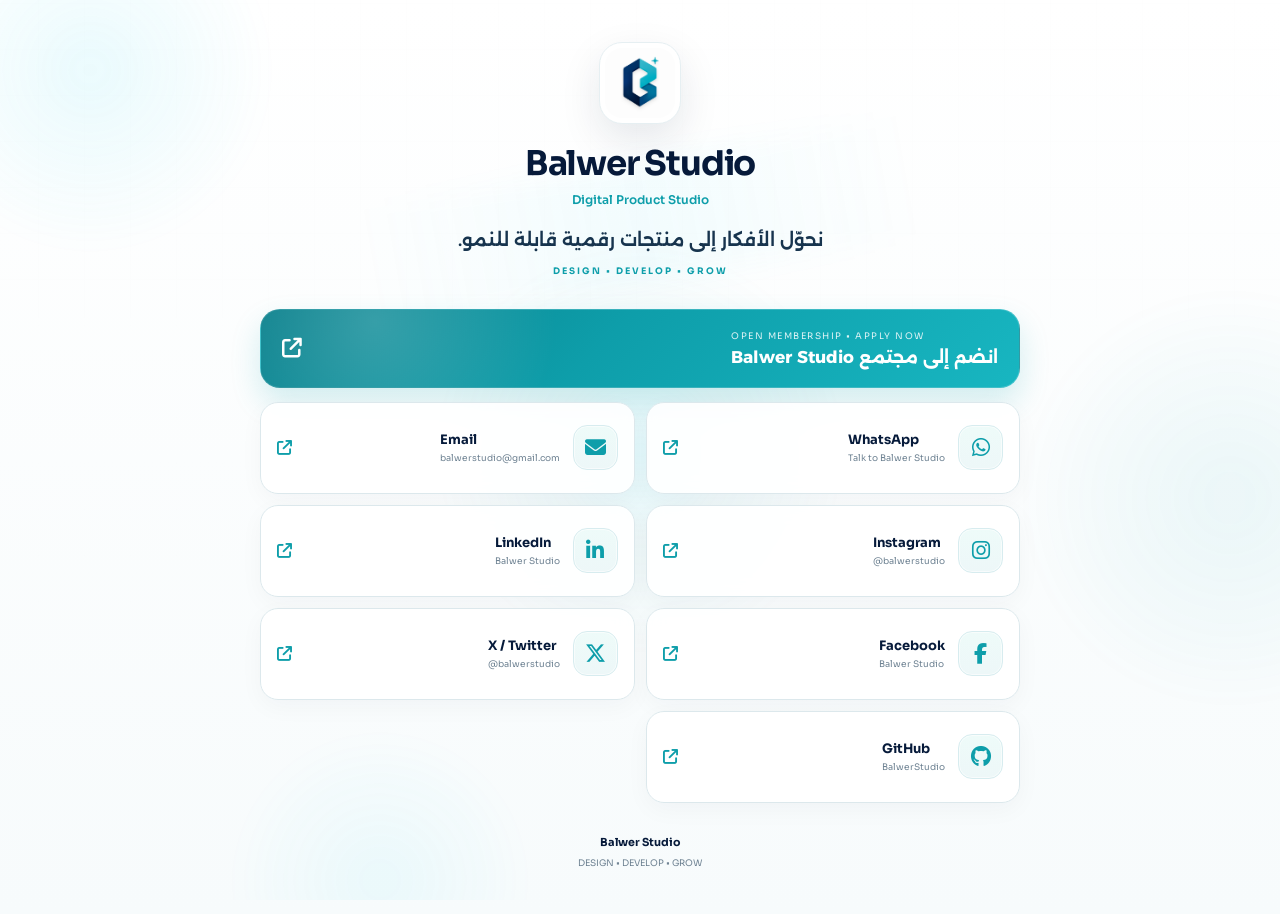
<file: index.html>
<!DOCTYPE html>
<html lang="ar" dir="rtl">
<head>
  <meta charset="UTF-8">
  <meta name="viewport" content="width=device-width, initial-scale=1.0">

  <title>Balwer Studio | Links</title>
  <meta name="description" content="الروابط الرسمية لـ Balwer Studio — Digital Product Studio.">
  <meta name="theme-color" content="#061A3A">

  <link rel="icon" href="assets/balwer-logo.png" type="image/png">
  <link rel="preconnect" href="https://fonts.googleapis.com">
  <link rel="preconnect" href="https://fonts.gstatic.com" crossorigin>
  <link href="https://fonts.googleapis.com/css2?family=Alexandria:wght@400;500;600;700&family=Sora:wght@400;500;600;700&display=swap" rel="stylesheet">
  <link rel="stylesheet" href="https://cdnjs.cloudflare.com/ajax/libs/font-awesome/6.7.2/css/all.min.css">

  <style>
    :root{
      --navy:#061A3A;
      --navy2:#0B2543;
      --teal:#0E9EAA;
      --cyan:#22D3EE;
      --paper:#F7FBFC;
      --soft:#EDF7F8;
      --white:#FFFFFF;
      --muted:#6F8393;
      --line:#DCE8EC;
      --shadow:0 14px 36px rgba(6,26,58,.08);
    }

    *{box-sizing:border-box}

    html{scroll-behavior:smooth}

    body{
      margin:0;
      min-height:100vh;
      padding:42px 18px;
      position:relative;
      isolation:isolate;
      overflow-x:hidden;
      font-family:"Alexandria",sans-serif;
      color:var(--navy);
      background:linear-gradient(180deg,#FFFFFF 0%,#F7FBFC 100%);
    }

    .wrap{
      width:min(760px,100%);
      margin:auto;
      position:relative;
      z-index:1;
    }

    .brand{
      text-align:center;
      margin-bottom:32px;
      animation:fadeUp .7s ease both;
    }

    .logo{
      width:82px;
      height:82px;
      margin:0 auto 18px;
      padding:5px;
      border-radius:23px;
      background:#fff;
      box-shadow:0 15px 40px rgba(6,26,58,.10);
      border:1px solid #E6EFF2;
      animation:logoFloat 4s ease-in-out infinite;
      will-change:transform;
    }

    .logo img{
      width:100%;
      height:100%;
      object-fit:cover;
      border-radius:18px;
      display:block;
    }

    h1{
      margin:0;
      font-family:"Sora",sans-serif;
      font-size:34px;
      letter-spacing:-1.2px;
      color:var(--navy);
    }

    .type{
      margin-top:7px;
      direction:ltr;
      font-family:"Sora",sans-serif;
      color:var(--teal);
      font-size:12px;
      font-weight:600;
    }

    .tagline{
      margin:18px auto 0;
      font-size:18px;
      font-weight:600;
      line-height:1.7;
      color:#17344E;
    }

    .motto{
      margin-top:9px;
      direction:ltr;
      font-family:"Sora",sans-serif;
      color:var(--teal);
      font-size:9px;
      letter-spacing:2px;
      font-weight:700;
    }

    .join{
      display:flex;
      align-items:center;
      justify-content:space-between;
      gap:18px;
      position:relative;
      overflow:hidden;
      text-decoration:none;
      color:#fff;
      background:linear-gradient(135deg,#087F8B 0%,var(--teal) 45%,#18B6C1 100%);
      border:1px solid rgba(255,255,255,.18);
      border-radius:20px;
      padding:20px 21px;
      margin:0 0 14px;
      box-shadow:0 14px 30px rgba(14,158,170,.18);
      transition:transform .24s ease,box-shadow .24s ease,filter .24s ease;
      animation:fadeUp .7s .08s ease both;
    }

    .join::before{
      content:"";
      position:absolute;
      inset:0;
      background:radial-gradient(circle at 15% 15%,rgba(255,255,255,.18),transparent 28%);
      pointer-events:none;
    }

    .join::after{
      content:"";
      position:absolute;
      top:-20%;
      left:-30%;
      width:28%;
      height:140%;
      background:linear-gradient(90deg,transparent,rgba(255,255,255,.28),transparent);
      transform:skewX(-18deg);
      animation:shimmer 4.8s ease-in-out infinite;
      pointer-events:none;
    }

    .join:hover{
      transform:translateY(-3px);
      filter:saturate(1.05);
      box-shadow:0 21px 44px rgba(14,158,170,.27);
    }

    .join:focus-visible,
    .card:focus-visible{
      outline:3px solid rgba(34,211,238,.32);
      outline-offset:3px;
    }

    .join small{
      display:block;
      margin-bottom:5px;
      direction:ltr;
      font-family:"Sora",sans-serif;
      font-size:9px;
      letter-spacing:1.5px;
      opacity:.86;
    }

    .join strong{
      display:block;
      position:relative;
      z-index:1;
      font-size:17px;
    }

    .join .join-arrow{
      position:relative;
      z-index:1;
      direction:ltr;
      font-family:"Sora",sans-serif;
      font-size:20px;
      transition:transform .22s ease;
    }

    .join:hover .join-arrow{transform:translate(-2px,-2px) scale(1.05)}

    .grid{
      display:grid;
      grid-template-columns:repeat(2,1fr);
      gap:11px;
    }

    .card{
      --platform:14,158,170;
      min-height:92px;
      display:flex;
      align-items:center;
      justify-content:space-between;
      gap:15px;
      position:relative;
      overflow:hidden;
      text-decoration:none;
      color:var(--navy);
      background:rgba(255,255,255,.91);
      border:1px solid var(--line);
      border-radius:18px;
      padding:15px 16px;
      box-shadow:0 7px 24px rgba(6,26,58,.035);
      opacity:0;
      animation:fadeUp .6s ease forwards;
      transition:transform .24s ease,background .24s ease,border-color .24s ease,box-shadow .24s ease;
      -webkit-backdrop-filter:blur(8px);
      backdrop-filter:blur(8px);
    }

    .card::before{
      content:"";
      position:absolute;
      inset:auto -25% -75% -25%;
      height:110px;
      background:radial-gradient(circle,rgba(var(--platform),.12),transparent 66%);
      opacity:0;
      transition:opacity .24s ease;
      pointer-events:none;
    }

    .card:hover{
      transform:translateY(-3px);
      background:#fff;
      border-color:rgba(var(--platform),.28);
      box-shadow:0 17px 38px rgba(6,26,58,.09),0 0 0 1px rgba(var(--platform),.035);
    }

    .card:hover::before{opacity:1}

    .left{
      display:flex;
      align-items:center;
      gap:13px;
      min-width:0;
      position:relative;
      z-index:1;
    }

    .icon{
      width:45px;
      height:45px;
      flex:0 0 45px;
      display:grid;
      place-items:center;
      border-radius:14px;
      color:var(--teal);
      background:linear-gradient(180deg,#EEFBF9 0%,var(--soft) 100%);
      border:1px solid #D7ECEF;
      box-shadow:inset 0 0 0 1px rgba(255,255,255,.60);
      transition:transform .24s ease,color .24s ease,background .24s ease,border-color .24s ease,box-shadow .24s ease;
    }

    .icon i{
      font-size:21px;
      line-height:1;
      transition:transform .24s ease,color .24s ease,background .24s ease;
    }

    .card:hover .icon{
      transform:scale(1.07) rotate(-2deg);
      color:rgb(var(--platform));
      background:rgba(var(--platform),.075);
      border-color:rgba(var(--platform),.18);
      box-shadow:inset 0 0 0 1px rgba(255,255,255,.72),0 6px 16px rgba(var(--platform),.10);
    }

    .card:hover .icon i{transform:scale(1.04)}

    .card.instagram:hover .icon i{
      background:linear-gradient(135deg,#FEDA75 0%,#FA7E1E 25%,#D62976 52%,#962FBF 76%,#4F5BD5 100%);
      -webkit-background-clip:text;
      background-clip:text;
      -webkit-text-fill-color:transparent;
      color:transparent;
    }

    .text{min-width:0}

    .name{
      direction:ltr;
      text-align:left;
      font-family:"Sora",sans-serif;
      font-size:13px;
      font-weight:700;
      color:var(--navy);
    }

    .sub{
      margin-top:4px;
      direction:ltr;
      text-align:left;
      color:var(--muted);
      font-family:"Sora",sans-serif;
      font-size:9px;
      white-space:nowrap;
      overflow:hidden;
      text-overflow:ellipsis;
    }

    .arrow{
      position:relative;
      z-index:1;
      direction:ltr;
      color:var(--teal);
      font-family:"Sora",sans-serif;
      font-size:15px;
      transition:transform .22s ease,color .22s ease;
    }

    .card:hover .arrow{
      color:rgb(var(--platform));
      transform:translate(-2px,-2px);
    }

    .whatsapp{--platform:37,211,102}
    .email{--platform:14,158,170}
    .instagram{--platform:214,41,118}
    .linkedin{--platform:10,102,194}
    .facebook{--platform:24,119,242}
    .twitter{--platform:15,20,25}
    .github{--platform:24,23,23}

    .card:nth-child(1){animation-delay:.16s}
    .card:nth-child(2){animation-delay:.22s}
    .card:nth-child(3){animation-delay:.28s}
    .card:nth-child(4){animation-delay:.34s}
    .card:nth-child(5){animation-delay:.40s}
    .card:nth-child(6){animation-delay:.46s}
    .card:nth-child(7){animation-delay:.52s}

    footer{
      margin-top:30px;
      direction:ltr;
      text-align:center;
      color:var(--muted);
      font-family:"Sora",sans-serif;
      font-size:9px;
      line-height:1.8;
      animation:fadeUp .7s .6s ease both;
    }

    footer b{
      display:block;
      margin-bottom:3px;
      color:var(--navy);
      font-size:11px;
    }

    /* Ambient background */
    .ambient-bg{
      position:fixed;
      inset:0;
      z-index:-3;
      overflow:hidden;
      pointer-events:none;
    }

    .ambient-bg::before{
      content:"";
      position:absolute;
      inset:-15%;
      background-image:
        linear-gradient(rgba(6,26,58,.022) 1px,transparent 1px),
        linear-gradient(90deg,rgba(6,26,58,.022) 1px,transparent 1px);
      background-size:46px 46px;
      opacity:.36;
      animation:gridMove 20s linear infinite;
      mask-image:linear-gradient(to bottom,rgba(0,0,0,.72),transparent 92%);
      -webkit-mask-image:linear-gradient(to bottom,rgba(0,0,0,.72),transparent 92%);
    }

    .orb{
      position:absolute;
      border-radius:50%;
      filter:blur(14px);
      opacity:.34;
      will-change:transform;
    }

    .orb-1{
      width:360px;
      height:360px;
      top:-110px;
      left:-90px;
      background:radial-gradient(circle,rgba(34,211,238,.28) 0%,rgba(34,211,238,.10) 48%,transparent 72%);
      animation:floatOrb1 14s ease-in-out infinite;
    }

    .orb-2{
      width:420px;
      height:420px;
      right:-160px;
      top:32%;
      background:radial-gradient(circle,rgba(14,158,170,.20) 0%,rgba(14,158,170,.08) 48%,transparent 72%);
      animation:floatOrb2 18s ease-in-out infinite;
    }

    .orb-3{
      width:300px;
      height:300px;
      left:18%;
      bottom:-130px;
      background:radial-gradient(circle,rgba(34,211,238,.18) 0%,rgba(34,211,238,.06) 50%,transparent 72%);
      animation:floatOrb3 16s ease-in-out infinite;
    }

    .beam{
      position:absolute;
      width:560px;
      height:120px;
      top:18%;
      left:50%;
      transform:translateX(-50%) rotate(-10deg);
      background:linear-gradient(90deg,transparent,rgba(34,211,238,.05),transparent);
      filter:blur(12px);
      animation:beamDrift 11s ease-in-out infinite;
    }

    /* Mouse-follow light */
    .cursor-glow{
      position:fixed;
      left:0;
      top:0;
      width:430px;
      height:430px;
      z-index:-2;
      border-radius:50%;
      pointer-events:none;
      opacity:0;
      background:radial-gradient(circle,rgba(34,211,238,.115) 0%,rgba(14,158,170,.055) 28%,transparent 68%);
      filter:blur(4px);
      transform:translate3d(calc(var(--mouse-x,50vw) - 50%),calc(var(--mouse-y,50vh) - 50%),0);
      transition:opacity .35s ease;
      will-change:transform;
    }

    body.has-pointer .cursor-glow{opacity:1}

    @keyframes fadeUp{
      from{opacity:0;transform:translateY(14px)}
      to{opacity:1;transform:translateY(0)}
    }

    @keyframes logoFloat{
      0%,100%{transform:translateY(0)}
      50%{transform:translateY(-5px)}
    }

    @keyframes shimmer{
      0%{transform:translateX(-140%) skewX(-18deg)}
      60%,100%{transform:translateX(180%) skewX(-18deg)}
    }

    @keyframes gridMove{
      from{transform:translate3d(0,0,0)}
      to{transform:translate3d(46px,46px,0)}
    }

    @keyframes floatOrb1{
      0%,100%{transform:translate3d(0,0,0) scale(1)}
      50%{transform:translate3d(75px,45px,0) scale(1.08)}
    }

    @keyframes floatOrb2{
      0%,100%{transform:translate3d(0,0,0) scale(1)}
      50%{transform:translate3d(-90px,-55px,0) scale(1.05)}
    }

    @keyframes floatOrb3{
      0%,100%{transform:translate3d(0,0,0) scale(1)}
      50%{transform:translate3d(110px,-45px,0) scale(.95)}
    }

    @keyframes beamDrift{
      0%,100%{transform:translateX(-57%) rotate(-10deg);opacity:.32}
      50%{transform:translateX(-43%) rotate(-7deg);opacity:.55}
    }

    @media(max-width:620px){
      body{padding:28px 14px 24px}
      .brand{margin-bottom:25px}
      .logo{width:76px;height:76px;margin-bottom:15px}
      h1{font-size:30px}
      .type{font-size:11px;margin-top:6px}
      .tagline{font-size:16px;margin-top:14px;line-height:1.65}
      .motto{font-size:8px;letter-spacing:1.65px}

      .join{
        min-height:76px;
        padding:16px 17px;
        border-radius:17px;
        margin-bottom:10px;
      }
      .join strong{font-size:15px}
      .join small{font-size:8px;letter-spacing:1.2px}
      .join .join-arrow{font-size:18px}

      .grid{grid-template-columns:1fr;gap:9px}
      .card{min-height:78px;padding:12px 13px;border-radius:16px}
      .left{gap:12px}
      .icon{width:48px;height:48px;flex-basis:48px;border-radius:14px}
      .icon i{font-size:22px}
      .name{font-size:14px}
      .sub{font-size:10px;margin-top:3px}
      .arrow{font-size:14px}

      .orb-1{width:270px;height:270px}
      .orb-2{width:310px;height:310px}
      .orb-3{width:230px;height:230px}
      .ambient-bg::before{background-size:38px 38px;opacity:.28}
      .cursor-glow{display:none}
      footer{margin-top:24px}
    }

    @media(prefers-reduced-motion:reduce){
      .brand,
      .logo,
      .join,
      .join::after,
      .card,
      footer,
      .ambient-bg::before,
      .orb,
      .beam{
        animation:none !important;
      }

      .card{opacity:1}
      .cursor-glow{display:none}
    }
  </style>
</head>

<body>

  <div class="ambient-bg" aria-hidden="true">
    <span class="orb orb-1"></span>
    <span class="orb orb-2"></span>
    <span class="orb orb-3"></span>
    <span class="beam"></span>
  </div>
  <div class="cursor-glow" aria-hidden="true"></div>

  <main class="wrap">

    <header class="brand">
      <div class="logo">
        <img src="balwer-logo.png" alt="Balwer Studio">
      </div>

      <h1>Balwer Studio</h1>
      <div class="type">Digital Product Studio</div>

      <div class="tagline">
        نحوّل الأفكار إلى منتجات رقمية قابلة للنمو.
      </div>

      <div class="motto">DESIGN • DEVELOP • GROW</div>
    </header>

    <a class="join" href="https://tally.so/r/68YENP" target="_blank" rel="noopener">
      <div>
        <small>OPEN MEMBERSHIP • APPLY NOW</small>
        <strong>انضم إلى مجتمع Balwer Studio</strong>
      </div>
      <span class="join-arrow"><i class="fa-solid fa-arrow-up-right-from-square" aria-hidden="true"></i></span>
    </a>

    <section class="grid">

      <a class="card whatsapp" href="https://wa.me/972592417370" target="_blank" rel="noopener" aria-label="WhatsApp - Talk to Balwer Studio">
        <div class="left">
          <div class="icon">
            <i class="fa-brands fa-whatsapp" aria-hidden="true"></i>
          </div>
          <div class="text">
            <div class="name">WhatsApp</div>
            <div class="sub">Talk to Balwer Studio</div>
          </div>
        </div>
        <div class="arrow"><i class="fa-solid fa-arrow-up-right-from-square" aria-hidden="true"></i></div>
      </a>

      <a class="card email" href="mailto:balwerstudio@gmail.com" aria-label="Email Balwer Studio">
        <div class="left">
          <div class="icon">
            <i class="fa-solid fa-envelope" aria-hidden="true"></i>
          </div>
          <div class="text">
            <div class="name">Email</div>
            <div class="sub">balwerstudio@gmail.com</div>
          </div>
        </div>
        <div class="arrow"><i class="fa-solid fa-arrow-up-right-from-square" aria-hidden="true"></i></div>
      </a>

      <a class="card instagram" href="https://www.instagram.com/balwerstudio/" target="_blank" rel="noopener" aria-label="Balwer Studio on Instagram">
        <div class="left">
          <div class="icon">
            <i class="fa-brands fa-instagram" aria-hidden="true"></i>
          </div>
          <div class="text">
            <div class="name">Instagram</div>
            <div class="sub">@balwerstudio</div>
          </div>
        </div>
        <div class="arrow"><i class="fa-solid fa-arrow-up-right-from-square" aria-hidden="true"></i></div>
      </a>

      <a class="card linkedin" href="https://www.linkedin.com/company/balwer-studio/" target="_blank" rel="noopener" aria-label="Balwer Studio on LinkedIn">
        <div class="left">
          <div class="icon">
            <i class="fa-brands fa-linkedin-in" aria-hidden="true"></i>
          </div>
          <div class="text">
            <div class="name">LinkedIn</div>
            <div class="sub">Balwer Studio</div>
          </div>
        </div>
        <div class="arrow"><i class="fa-solid fa-arrow-up-right-from-square" aria-hidden="true"></i></div>
      </a>

      <a class="card facebook" href="https://www.facebook.com/balwerstudio" target="_blank" rel="noopener" aria-label="Balwer Studio on Facebook">
        <div class="left">
          <div class="icon">
            <i class="fa-brands fa-facebook-f" aria-hidden="true"></i>
          </div>
          <div class="text">
            <div class="name">Facebook</div>
            <div class="sub">Balwer Studio</div>
          </div>
        </div>
        <div class="arrow"><i class="fa-solid fa-arrow-up-right-from-square" aria-hidden="true"></i></div>
      </a>

      <a class="card twitter" href="https://x.com/balwerstudio" target="_blank" rel="noopener" aria-label="Balwer Studio on X">
        <div class="left">
          <div class="icon">
            <i class="fa-brands fa-x-twitter" aria-hidden="true"></i>
          </div>
          <div class="text">
            <div class="name">X / Twitter</div>
            <div class="sub">@balwerstudio</div>
          </div>
        </div>
        <div class="arrow"><i class="fa-solid fa-arrow-up-right-from-square" aria-hidden="true"></i></div>
      </a>

      <a class="card github" href="https://github.com/BalwerStudio" target="_blank" rel="noopener" aria-label="Balwer Studio on GitHub">
        <div class="left">
          <div class="icon">
            <i class="fa-brands fa-github" aria-hidden="true"></i>
          </div>
          <div class="text">
            <div class="name">GitHub</div>
            <div class="sub">BalwerStudio</div>
          </div>
        </div>
        <div class="arrow"><i class="fa-solid fa-arrow-up-right-from-square" aria-hidden="true"></i></div>
      </a>

    </section>

    <footer>
      <b>Balwer Studio</b>
      DESIGN • DEVELOP • GROW
    </footer>

  </main>

  <script>
    const finePointer = window.matchMedia('(pointer:fine)').matches;
    const reduceMotion = window.matchMedia('(prefers-reduced-motion: reduce)').matches;

    if (finePointer && !reduceMotion) {
      const logo = document.querySelector('.logo');
      document.body.classList.add('has-pointer');

      document.addEventListener('mousemove', (e) => {
        document.documentElement.style.setProperty('--mouse-x', `${e.clientX}px`);
        document.documentElement.style.setProperty('--mouse-y', `${e.clientY}px`);

        if (logo) {
          const x = (e.clientX / window.innerWidth - 0.5) * 3;
          const y = (e.clientY / window.innerHeight - 0.5) * 3;
          logo.style.translate = `${x}px ${y}px`;
        }
      }, { passive:true });
    }
  </script>

</body>
</html>
</file>
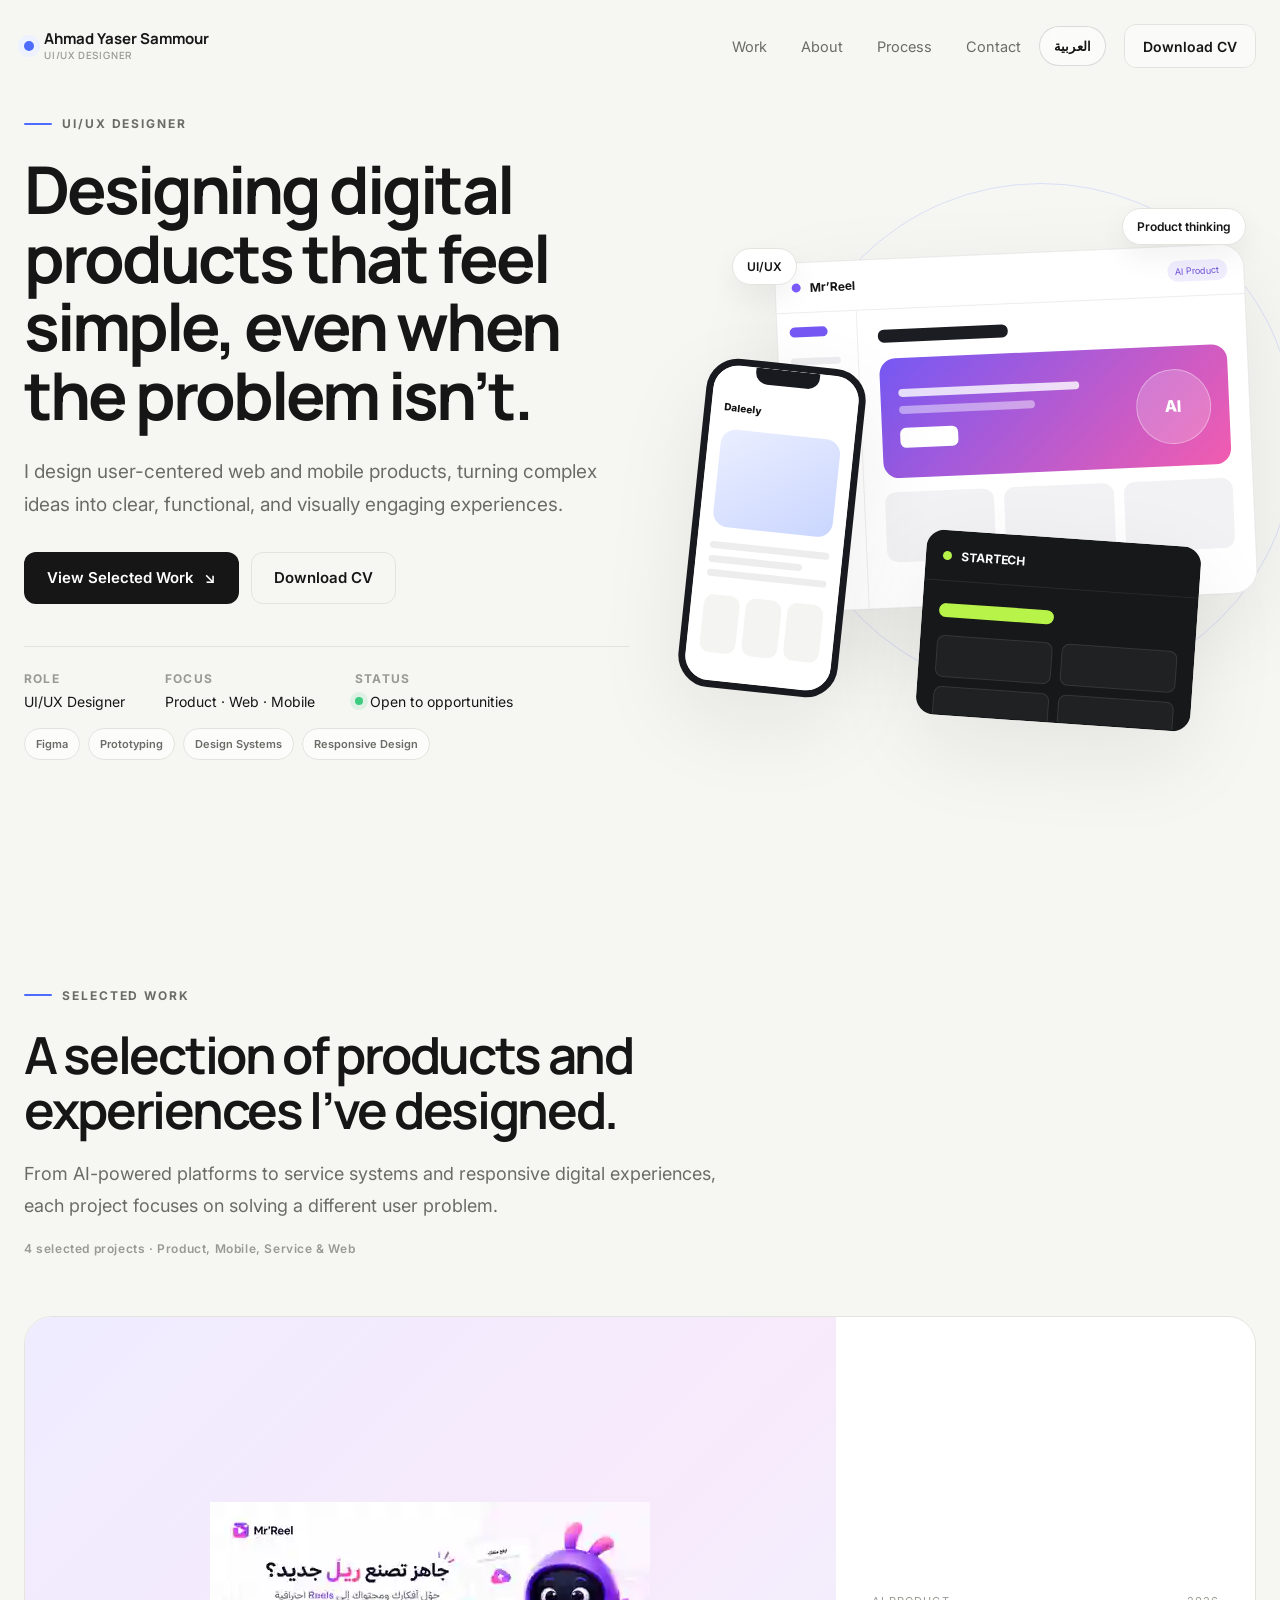
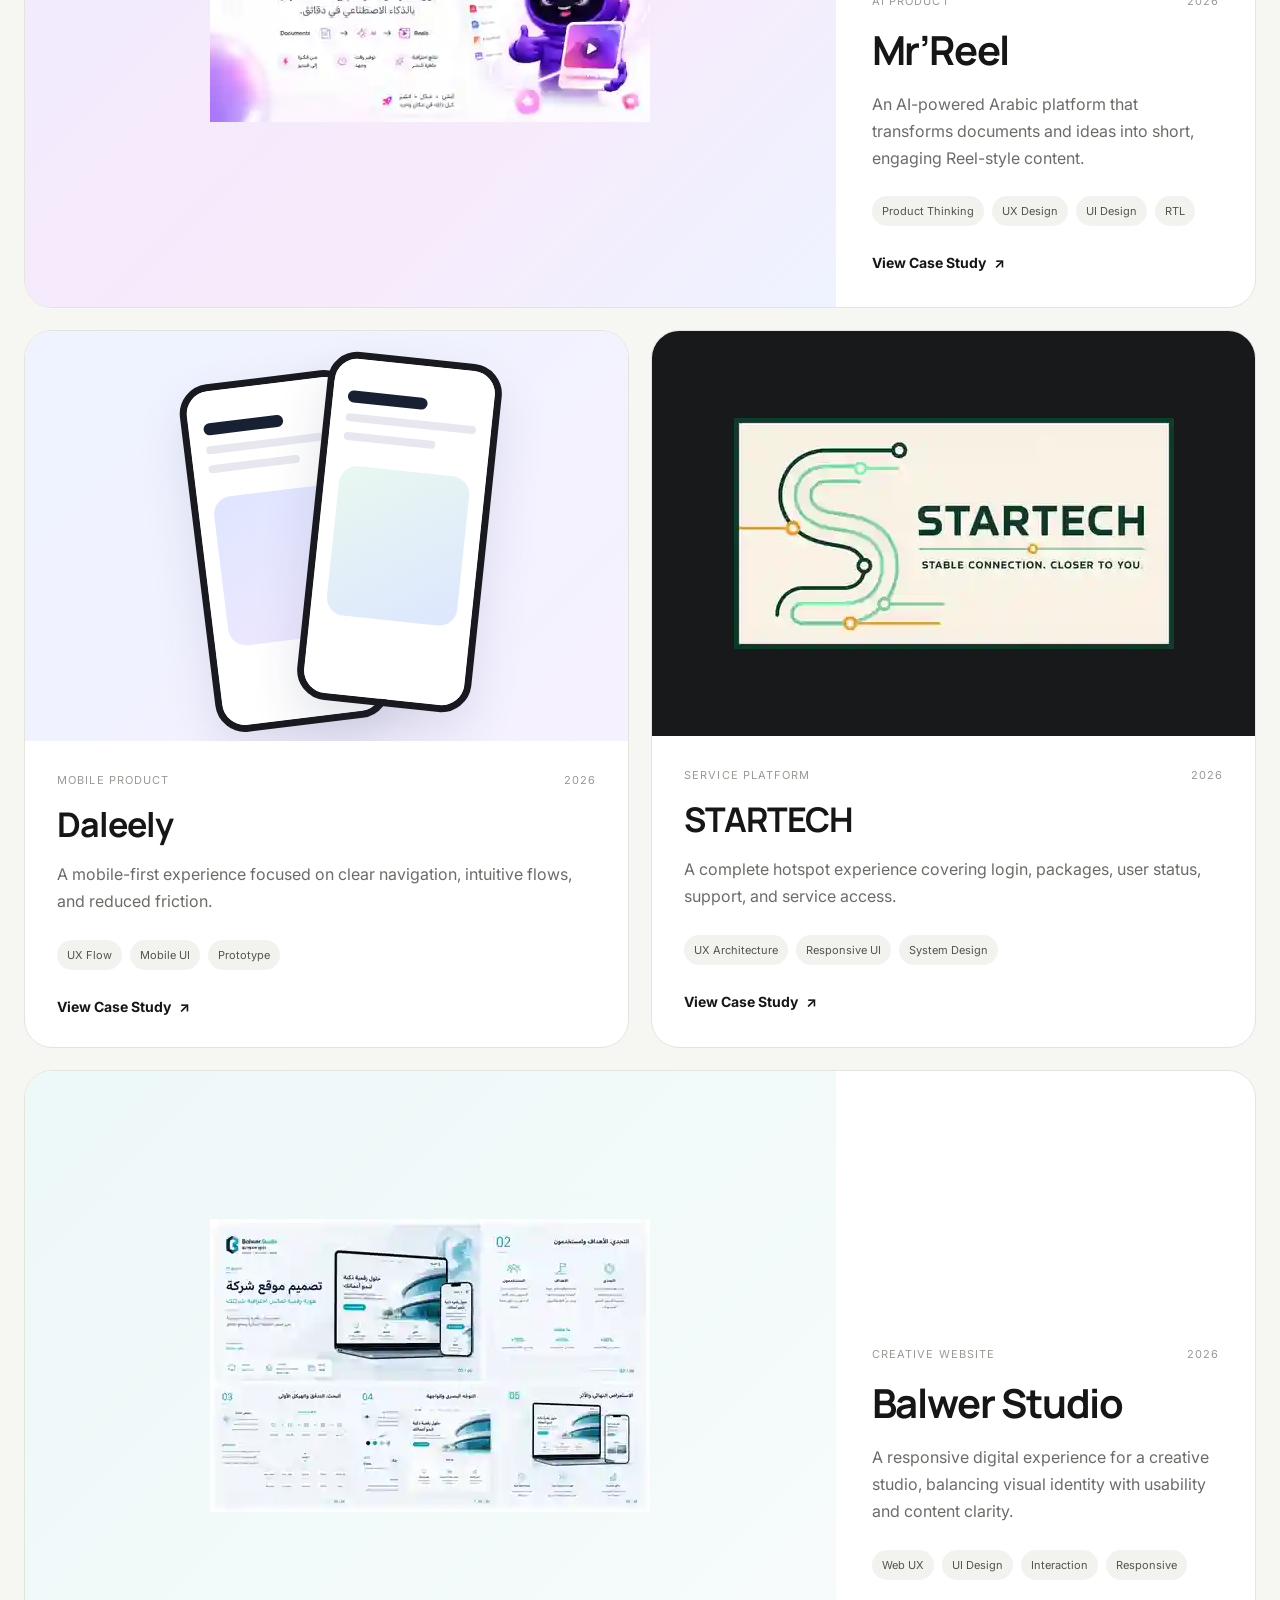
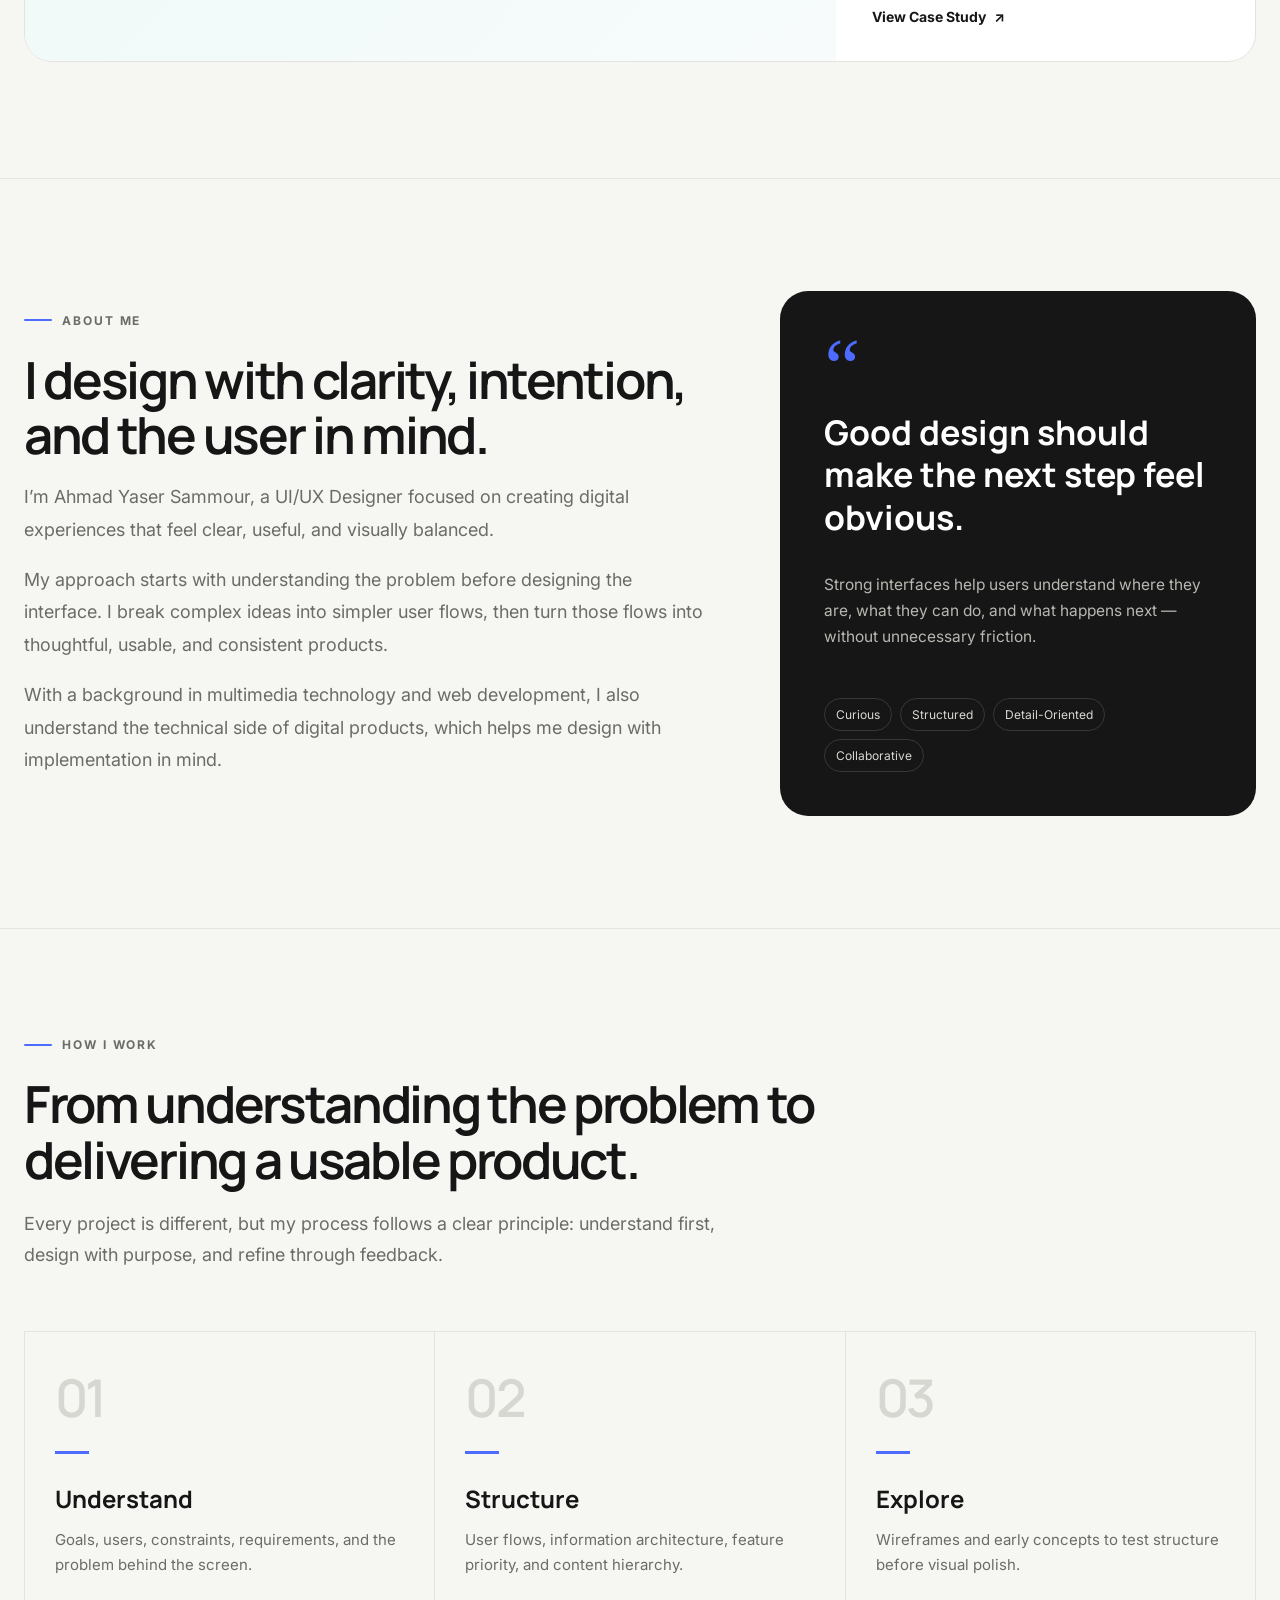
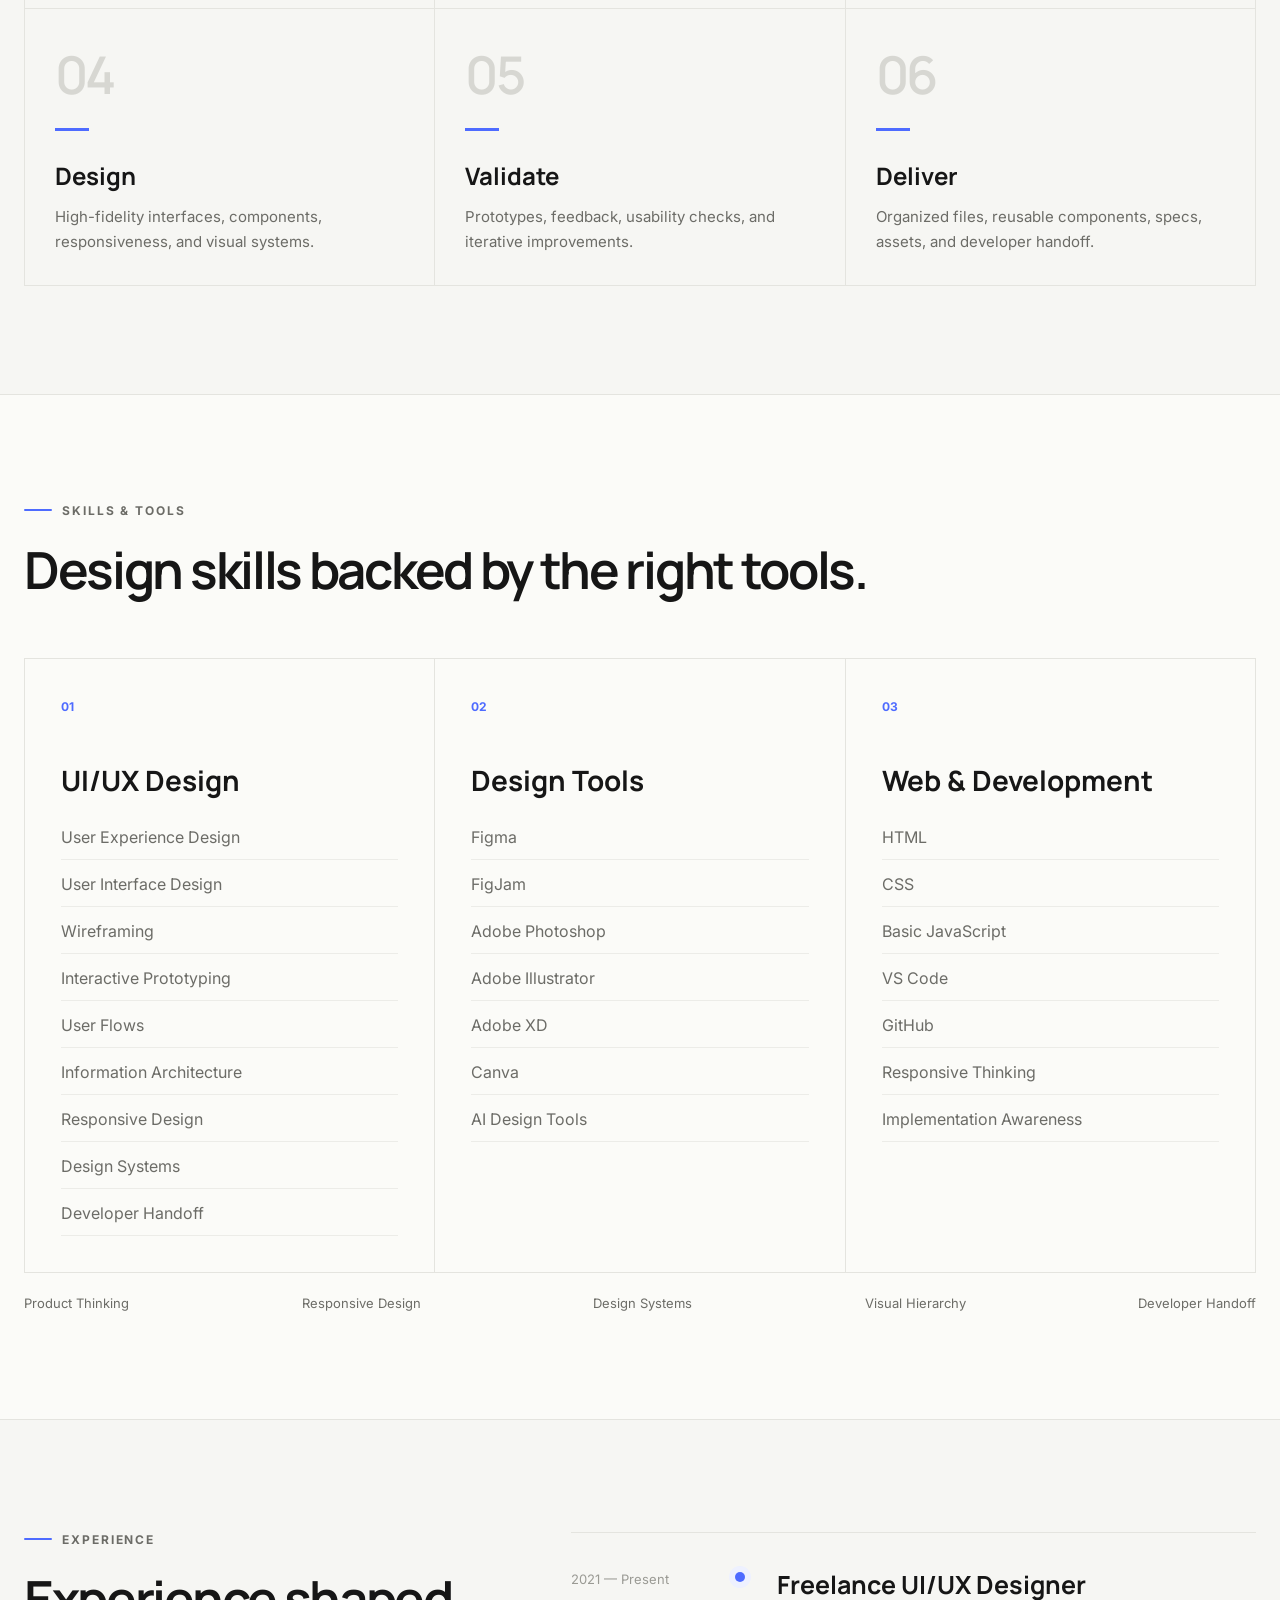
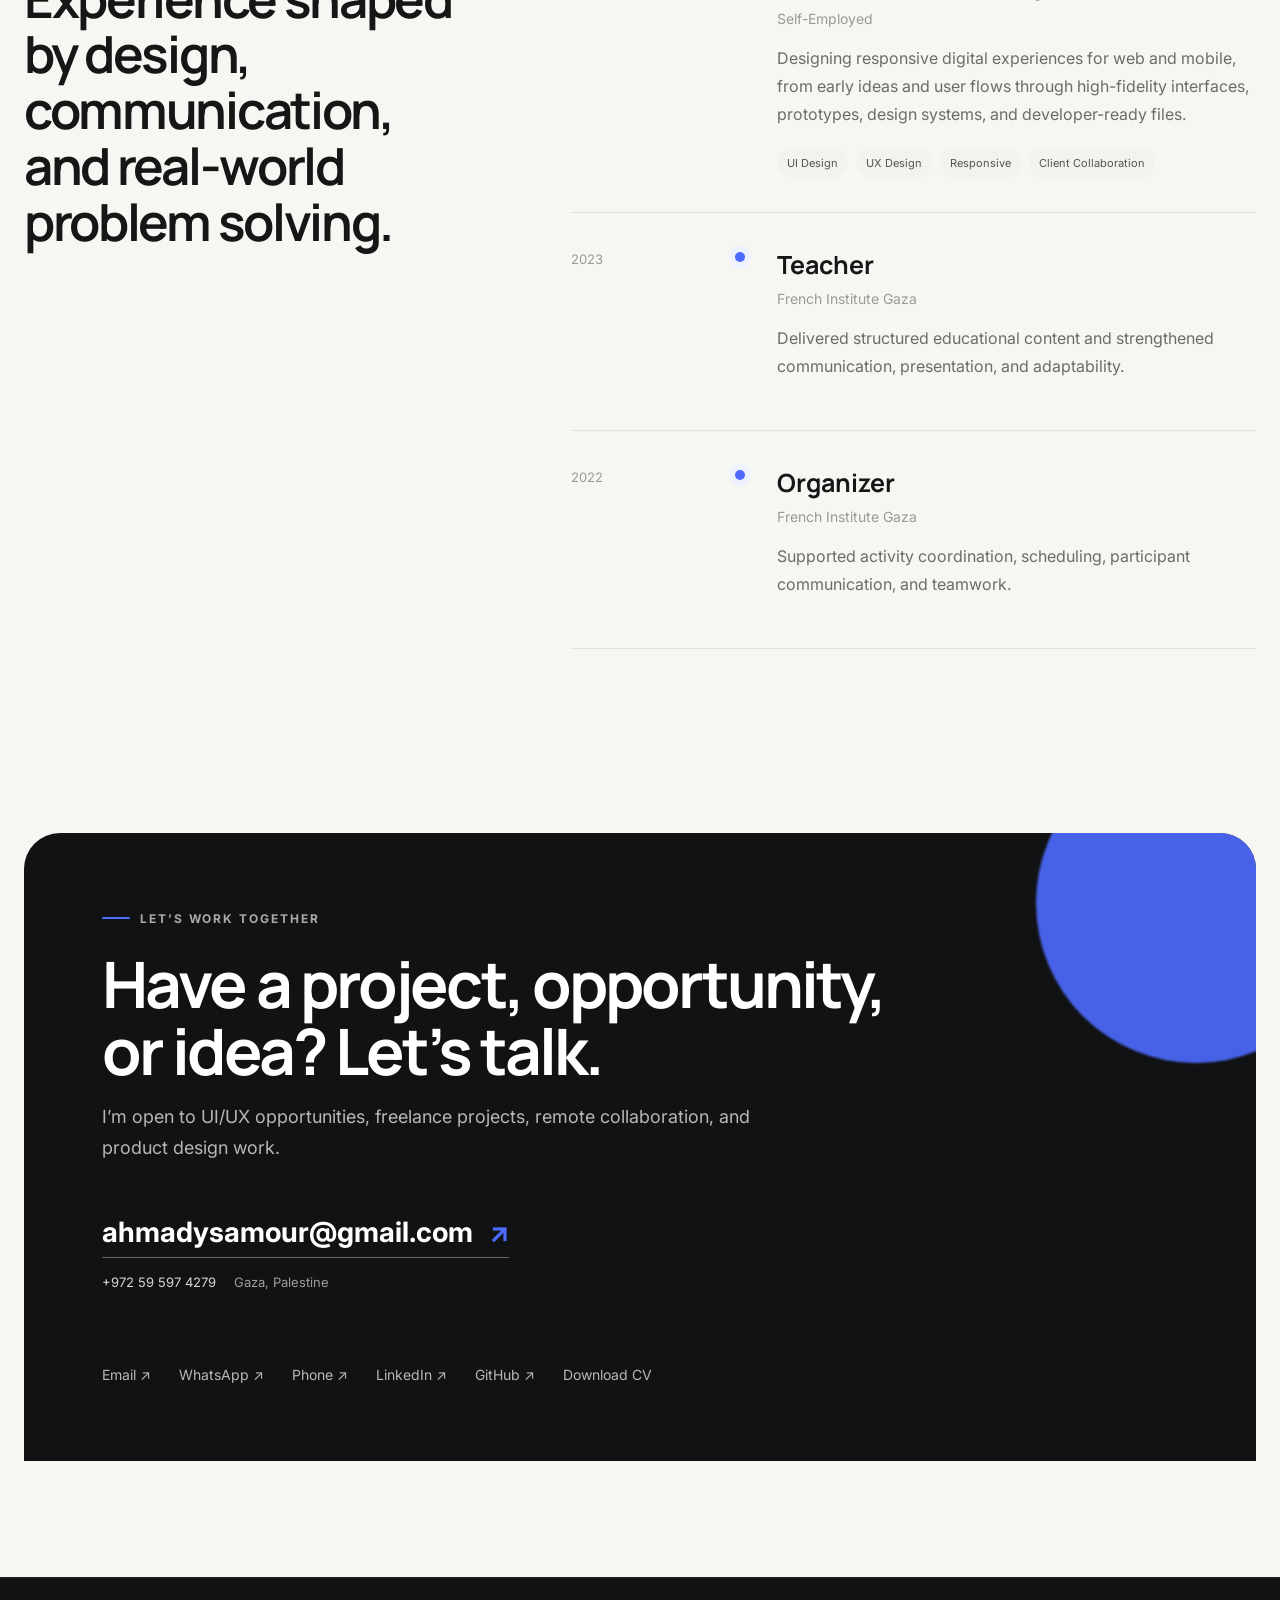
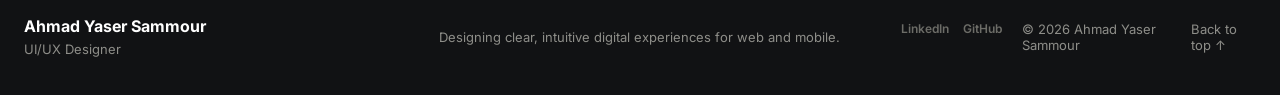
<file: portfolio/index.html>
<!DOCTYPE html>

<html lang="en">
<head>
<meta charset="utf-8"/>
<meta content="width=device-width, initial-scale=1.0" name="viewport"/>
<meta content="UI/UX Designer creating clear, intuitive digital experiences for web, mobile, and product design." name="description"/>
<title>Ahmad Yaser Sammour — UI/UX Designer</title>
<link href="https://fonts.googleapis.com" rel="preconnect"/>
<link crossorigin="" href="https://fonts.gstatic.com" rel="preconnect"/>
<link href="https://fonts.googleapis.com/css2?family=Inter:wght@400;500;600;700&amp;family=Manrope:wght@500;600;700&amp;display=swap" rel="stylesheet"/>
<link href="assets/favicon.svg" rel="icon" type="image/svg+xml"/><link href="https://balwerstudio.github.io/portfolio/" rel="canonical"/><link href="https://balwerstudio.github.io/portfolio/" hreflang="en" rel="alternate"/><link href="https://balwerstudio.github.io/portfolio/ar.html" hreflang="ar" rel="alternate"/><meta content="https://balwerstudio.github.io/portfolio/" property="og:url"/><link href="site.webmanifest" rel="manifest"/><link href="styles-1.css" rel="stylesheet"/><link href="styles-2.css" rel="stylesheet"/><link href="styles-3.css" rel="stylesheet"/><link href="styles-4.css" rel="stylesheet"/><link href="styles-5.css" rel="stylesheet"/><link href="styles-6.css" rel="stylesheet"/><link href="styles-bilingual.css" rel="stylesheet"/><meta content="Ahmad Yaser Sammour" name="author"/><meta content="index, follow" name="robots"/><meta content="#F6F6F3" name="theme-color"/><meta content="website" property="og:type"/><meta content="Ahmad Yaser Sammour — UI/UX Designer" property="og:title"/><meta content="UI/UX Designer creating clear, intuitive digital experiences for web, mobile, and product design." property="og:description"/><meta content="summary" name="twitter:card"/><meta content="Ahmad Yaser Sammour — UI/UX Designer" name="twitter:title"/><meta content="UI/UX Designer creating clear, intuitive digital experiences for web, mobile, and product design." name="twitter:description"/><script type="application/ld+json">{"@context": "https://schema.org", "@type": "Person", "name": "Ahmad Yaser Sammour", "jobTitle": "UI/UX Designer", "email": "mailto:ahmadysamour@gmail.com", "telephone": "+972595974279", "url": "https://balwerstudio.github.io/portfolio/", "sameAs": ["https://www.linkedin.com/in/ahmad-sammour-0a0338221", "https://github.com/ahmadysamour"], "knowsAbout": ["UI Design", "UX Design", "Wireframing", "Prototyping", "Responsive Design", "Design Systems"]}</script></head>
<body>
<a class="skip-link" href="#main-content">Skip to content</a>
<div aria-hidden="true" class="cursor-dot"></div>
<header class="site-header">
<div class="container nav-wrap">
<a aria-label="Ahmad Yaser Sammour home" class="brand" href="#top">
<span class="brand-dot"></span>
<span class="brand-name">Ahmad Yaser Sammour</span><small>UI/UX Designer</small>
</a>
<nav aria-label="Primary navigation" class="desktop-nav">
<a href="#work">Work</a><a href="#about">About</a><a href="#process">Process</a><a href="#contact">Contact</a>
</nav>
<a aria-label="Arabic version" class="lang-switch" href="ar.html" hreflang="ar">العربية</a>
<a aria-label="View CV" class="btn btn-small btn-outline desktop-cv" href="cv.html" rel="noopener" target="_blank">View CV</a>
<button aria-expanded="false" aria-label="Open menu" class="menu-btn"><span></span><span></span></button>
</div>
<div class="mobile-menu"><a href="#work">Work</a><a href="#about">About</a><a href="#process">Process</a><a href="#contact">Contact</a><a class="mobile-cv" href="cv.html" rel="noopener" target="_blank">View CV</a><a class="lang-switch" href="ar.html" hreflang="ar">العربية</a></div>
</header>
<main id="top" tabindex="-1"><span aria-hidden="true" class="sr-anchor" id="main-content"></span>
<section class="hero section"><div class="container hero-grid"><div class="hero-copy reveal"><div class="eyebrow"><span></span> UI/UX DESIGNER</div><h1>Designing digital products that feel simple, even when the problem isn’t.</h1><p class="hero-lead">I design user-centered web and mobile products, turning complex ideas into clear, functional, and visually engaging experiences.</p><div class="hero-actions"><a class="btn btn-primary" href="#work">View Selected Work <span>↘</span></a><a class="btn btn-ghost" href="cv.html" rel="noopener" target="_blank">View CV</a></div><div class="hero-meta hero-meta-refined"><div><strong>Role</strong><span>UI/UX Designer</span></div><div><strong>Focus</strong><span>Product · Web · Mobile</span></div><div><strong>Status</strong><span class="available"><i></i> Open to opportunities</span></div></div><div aria-label="Core skills" class="hero-skill-strip"><span>Figma</span><span>Prototyping</span><span>Design Systems</span><span>Responsive Design</span></div></div><div aria-label="Selected project previews" class="hero-visual reveal delay-1"><div class="visual-orbit orbit-a"></div><div class="visual-orbit orbit-b"></div><article class="screen-card main-screen"><div class="screen-top"><span class="screen-dot"></span><span class="screen-title">Mr’Reel</span><span class="screen-pill">AI Product</span></div><div class="mock-dashboard"><div class="mock-sidebar"><div class="mock-logo"></div><span></span><span></span><span></span><span></span></div><div class="mock-content"><div class="mock-heading"></div><div class="mock-hero-card"><div class="mock-hero-text"><span></span><span></span><b></b></div><div class="mock-character">AI</div></div><div class="mock-grid"><i></i><i></i><i></i></div></div></div></article><article class="screen-card phone-screen"><div class="phone-notch"></div><div class="phone-ui"><span class="mini-label">Daleely</span><div class="phone-hero"></div><div class="phone-lines"><i></i><i></i><i></i></div><div class="phone-tabs"><i></i><i></i><i></i></div></div></article><article class="screen-card star-screen"><div class="screen-top dark-top"><span class="screen-dot lime"></span><span class="screen-title">STARTECH</span></div><div class="star-ui"><div class="star-head"></div><div class="star-grid"><i></i><i></i><i></i><i></i></div></div></article><div class="floating-note note-one">UI/UX</div><div class="floating-note note-two">Product thinking</div></div></div></section>
<section class="section work-section" id="work"><div class="container"><div class="section-head reveal"><div class="eyebrow"><span></span> SELECTED WORK</div><h2>A selection of products and experiences I’ve designed.</h2><p>From AI-powered platforms to service systems and responsive digital experiences, each project focuses on solving a different user problem.</p><div class="section-note">4 selected projects · Product, Mobile, Service &amp; Web</div></div><div class="projects"><article class="project-card featured mrreel reveal"><div class="project-visual"><div class="project-browser"><div class="browser-bar"><i></i><i></i><i></i></div><div class="mr-layout"><div class="mr-side"><div class="mr-logo"></div><span></span><span></span><span></span><span></span><span></span></div><div class="mr-main"><div class="mr-title"></div><div class="mr-banner"><div><span></span><span></span><b></b></div><div class="orb-face">AI</div></div><div class="mr-cards"><i></i><i></i><i></i><i></i></div></div></div></div></div><div class="project-info"><div class="project-meta"><span>AI PRODUCT</span><span>2026</span></div><h3>Mr’Reel</h3><p>An AI-powered Arabic platform that transforms documents and ideas into short, engaging Reel-style content.</p><div class="project-tags"><span>Product Thinking</span><span>UX Design</span><span>UI Design</span><span>RTL</span></div><a class="project-link" href="work/mrreel/">View Case Study <span>↗</span></a></div></article><div class="two-col"><article class="project-card daleely reveal"><div class="project-visual compact"><div class="phone-cluster"><div class="project-phone p1"><div class="phone-inner"><b></b><span></span><span></span><i></i></div></div><div class="project-phone p2"><div class="phone-inner alt"><b></b><span></span><span></span><i></i></div></div></div></div><div class="project-info"><div class="project-meta"><span>MOBILE PRODUCT</span><span>2026</span></div><h3>Daleely</h3><p>A mobile-first experience focused on clear navigation, intuitive flows, and reduced friction.</p><div class="project-tags"><span>UX Flow</span><span>Mobile UI</span><span>Prototype</span></div><a class="project-link" href="work/daleely/">View Case Study <span>↗</span></a></div></article><article class="project-card startech reveal delay-1"><div class="project-visual compact"><div class="star-portal"><div class="star-network"><i></i><i></i><i></i><i></i></div><div class="login-panel"><span class="tiny-brand">STARTECH</span><b></b><i></i><i></i><button></button></div></div></div><div class="project-info"><div class="project-meta"><span>SERVICE PLATFORM</span><span>2026</span></div><h3>STARTECH</h3><p>A complete hotspot experience covering login, packages, user status, support, and service access.</p><div class="project-tags"><span>UX Architecture</span><span>Responsive UI</span><span>System Design</span></div><a class="project-link" href="work/startech/">View Case Study <span>↗</span></a></div></article></div><article class="project-card featured balwer reveal"><div class="project-visual"><div class="balwer-browser"><div class="balwer-nav"><b>Balwer</b><span></span><span></span><span></span></div><div class="balwer-hero"><div class="balwer-copy"><span></span><span></span><span></span><button></button></div><div class="balwer-devices"><div class="device desktop-device"></div><div class="device mobile-device"></div></div></div></div></div><div class="project-info"><div class="project-meta"><span>CREATIVE WEBSITE</span><span>2026</span></div><h3>Balwer Studio</h3><p>A responsive digital experience for a creative studio, balancing visual identity with usability and content clarity.</p><div class="project-tags"><span>Web UX</span><span>UI Design</span><span>Interaction</span><span>Responsive</span></div><a class="project-link" href="work/balwer/">View Case Study <span>↗</span></a></div></article></div></div></section>
<section class="section about-section" id="about"><div class="container about-grid"><div class="about-copy reveal"><div class="eyebrow"><span></span> ABOUT ME</div><h2>I design with clarity, intention, and the user in mind.</h2><p>I’m Ahmad Yaser Sammour, a UI/UX Designer focused on creating digital experiences that feel clear, useful, and visually balanced.</p><p>My approach starts with understanding the problem before designing the interface. I break complex ideas into simpler user flows, then turn those flows into thoughtful, usable, and consistent products.</p><p>With a background in multimedia technology and web development, I also understand the technical side of digital products, which helps me design with implementation in mind.</p></div><aside class="philosophy-card reveal delay-1"><span class="quote-mark">“</span><h3>Good design should make the next step feel obvious.</h3><p>Strong interfaces help users understand where they are, what they can do, and what happens next — without unnecessary friction.</p><div class="traits"><span>Curious</span><span>Structured</span><span>Detail-Oriented</span><span>Collaborative</span></div></aside></div></section>
<section class="section process-section" id="process"><div class="container"><div class="section-head reveal"><div class="eyebrow"><span></span> HOW I WORK</div><h2>From understanding the problem to delivering a usable product.</h2><p>Every project is different, but my process follows a clear principle: understand first, design with purpose, and refine through feedback.</p></div><div class="process-track"><article class="process-step reveal"><span class="step-number">01</span><i></i><h3>Understand</h3><p>Goals, users, constraints, requirements, and the problem behind the screen.</p></article><article class="process-step reveal delay-1"><span class="step-number">02</span><i></i><h3>Structure</h3><p>User flows, information architecture, feature priority, and content hierarchy.</p></article><article class="process-step reveal delay-2"><span class="step-number">03</span><i></i><h3>Explore</h3><p>Wireframes and early concepts to test structure before visual polish.</p></article><article class="process-step reveal"><span class="step-number">04</span><i></i><h3>Design</h3><p>High-fidelity interfaces, components, responsiveness, and visual systems.</p></article><article class="process-step reveal delay-1"><span class="step-number">05</span><i></i><h3>Validate</h3><p>Prototypes, feedback, usability checks, and iterative improvements.</p></article><article class="process-step reveal delay-2"><span class="step-number">06</span><i></i><h3>Deliver</h3><p>Organized files, reusable components, specs, assets, and developer handoff.</p></article></div></div></section>
<section class="section skills-section"><div class="container"><div class="section-head reveal"><div class="eyebrow"><span></span> SKILLS &amp; TOOLS</div><h2>Design skills backed by the right tools.</h2></div><div class="skills-grid"><article class="skill-column reveal"><span class="column-no">01</span><h3>UI/UX Design</h3><ul><li>User Experience Design</li><li>User Interface Design</li><li>Wireframing</li><li>Interactive Prototyping</li><li>User Flows</li><li>Information Architecture</li><li>Responsive Design</li><li>Design Systems</li><li>Developer Handoff</li></ul></article><article class="skill-column reveal delay-1"><span class="column-no">02</span><h3>Design Tools</h3><ul><li>Figma</li><li>FigJam</li><li>Adobe Photoshop</li><li>Adobe Illustrator</li><li>Adobe XD</li><li>Canva</li><li>AI Design Tools</li></ul></article><article class="skill-column reveal delay-2"><span class="column-no">03</span><h3>Web &amp; Development</h3><ul><li>HTML</li><li>CSS</li><li>Basic JavaScript</li><li>VS Code</li><li>GitHub</li><li>Responsive Thinking</li><li>Implementation Awareness</li></ul></article></div><div class="strength-strip reveal"><span>Product Thinking</span><span>Responsive Design</span><span>Design Systems</span><span>Visual Hierarchy</span><span>Developer Handoff</span></div></div></section>
<section class="section experience-section"><div class="container experience-grid"><div class="section-head reveal"><div class="eyebrow"><span></span> EXPERIENCE</div><h2>Experience shaped by design, communication, and real-world problem solving.</h2></div><div class="timeline"><article class="timeline-item reveal"><div class="time">2021 — Present</div><div class="timeline-dot"></div><div class="timeline-content"><h3>Freelance UI/UX Designer</h3><span>Self-Employed</span><p>Designing responsive digital experiences for web and mobile, from early ideas and user flows through high-fidelity interfaces, prototypes, design systems, and developer-ready files.</p><div class="timeline-tags"><span>UI Design</span><span>UX Design</span><span>Responsive</span><span>Client Collaboration</span></div></div></article><article class="timeline-item reveal"><div class="time">2023</div><div class="timeline-dot"></div><div class="timeline-content"><h3>Teacher</h3><span>French Institute Gaza</span><p>Delivered structured educational content and strengthened communication, presentation, and adaptability.</p></div></article><article class="timeline-item reveal"><div class="time">2022</div><div class="timeline-dot"></div><div class="timeline-content"><h3>Organizer</h3><span>French Institute Gaza</span><p>Supported activity coordination, scheduling, participant communication, and teamwork.</p></div></article></div></div></section>
<section class="section contact-section" id="contact"><div class="container contact-wrap reveal"><div class="contact-dot"></div><div class="eyebrow light"><span></span> LET’S WORK TOGETHER</div><h2>Have a project, opportunity, or idea? Let’s talk.</h2><p>I’m open to UI/UX opportunities, freelance projects, remote collaboration, and product design work.</p><a class="contact-email" href="mailto:ahmadysamour@gmail.com">ahmadysamour@gmail.com <span>↗</span></a><div class="contact-direct"><a href="tel:+972595974279">+972 59 597 4279</a><span>Gaza, Palestine</span></div><div class="contact-links"><a href="mailto:ahmadysamour@gmail.com">Email <span>↗</span></a><a href="https://wa.me/972595974279" rel="noopener" target="_blank">WhatsApp <span>↗</span></a><a href="tel:+972595974279">Phone <span>↗</span></a><a href="https://www.linkedin.com/in/ahmad-sammour-0a0338221" rel="noopener noreferrer" target="_blank">LinkedIn <span>↗</span></a><a href="https://github.com/ahmadysamour" rel="noopener noreferrer" target="_blank">GitHub <span>↗</span></a><a href="cv.html" rel="noopener" target="_blank">View CV <span>↓</span></a></div></div></section>
</main><footer class="site-footer"><div class="container footer-grid"><div><strong>Ahmad Yaser Sammour</strong><span>UI/UX Designer</span></div><p>Designing clear, intuitive digital experiences for web and mobile.</p><div class="footer-right"><div class="footer-social"><a href="https://www.linkedin.com/in/ahmad-sammour-0a0338221" rel="noopener noreferrer" target="_blank">LinkedIn</a><a href="https://github.com/ahmadysamour" rel="noopener noreferrer" target="_blank">GitHub</a></div><span>© 2026 Ahmad Yaser Sammour</span><a href="#top">Back to top ↑</a></div></div></footer><script src="script.js"></script></body></html>
</file>
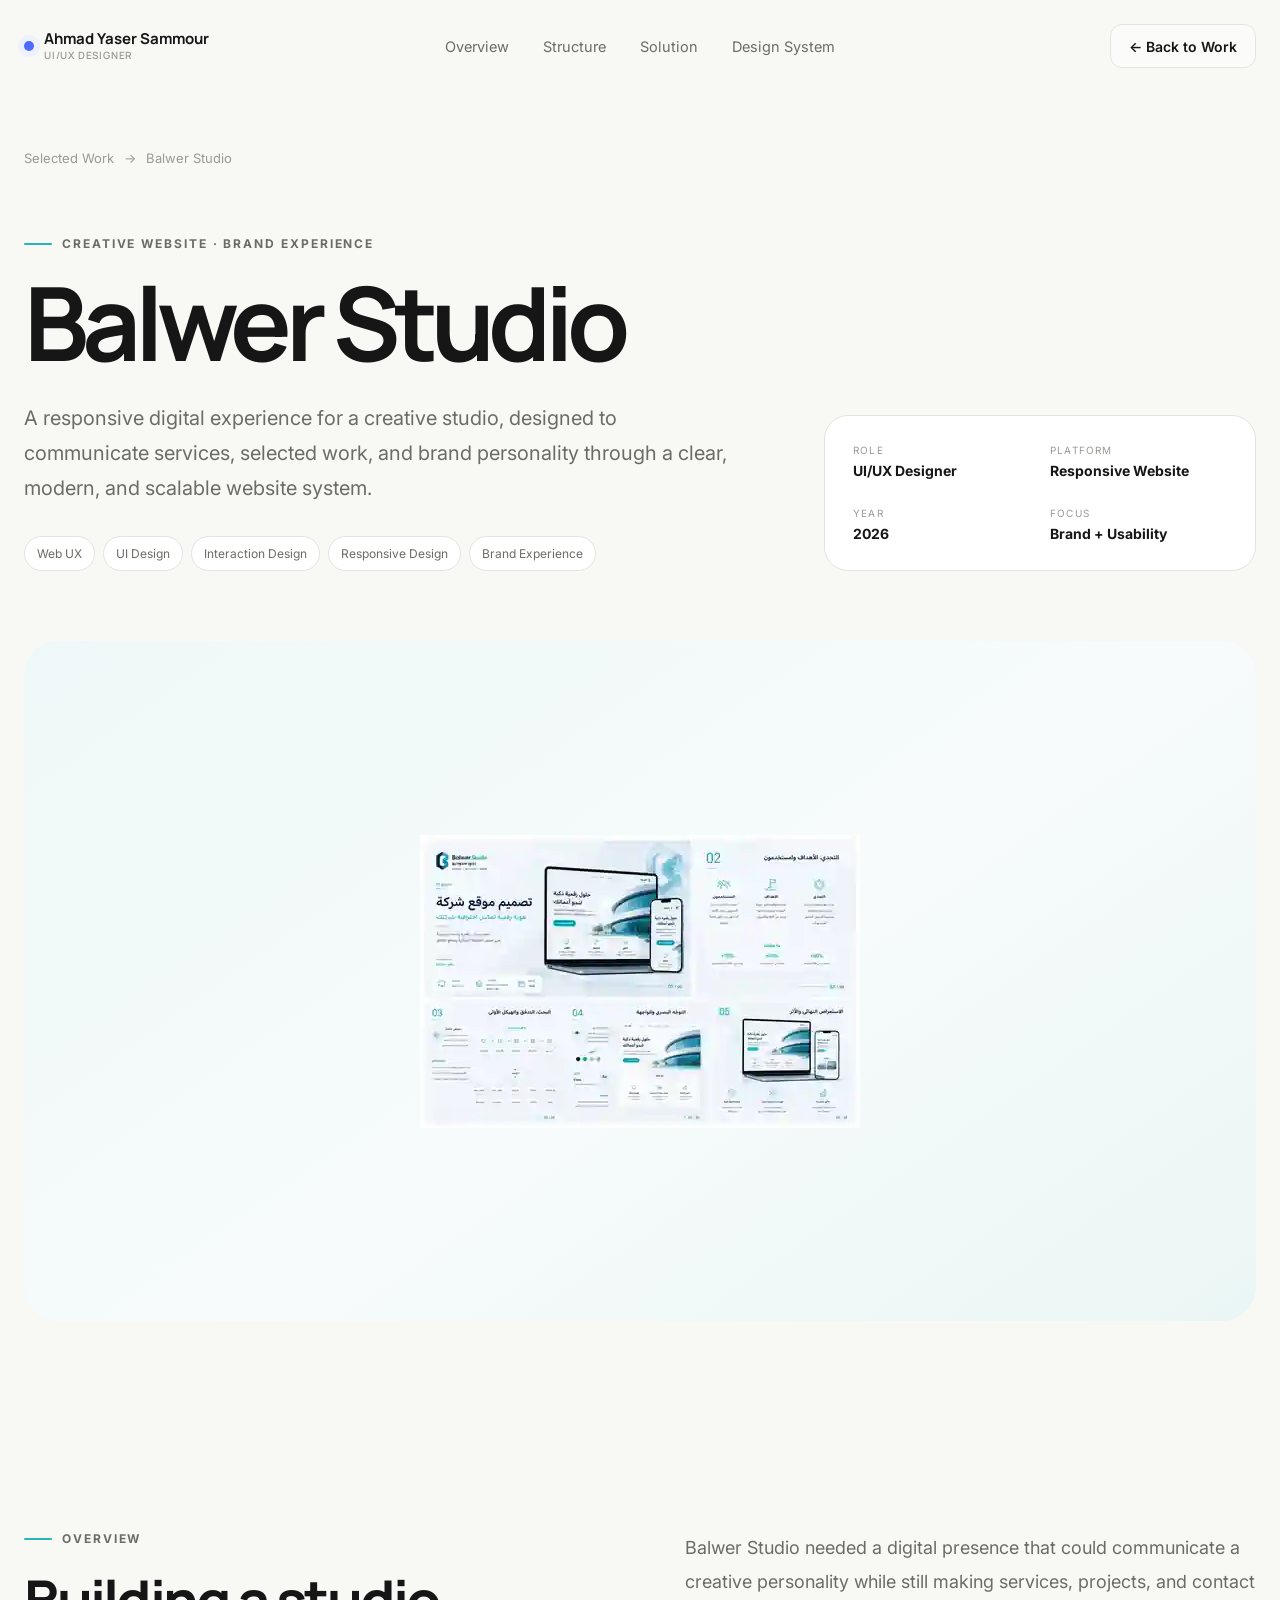
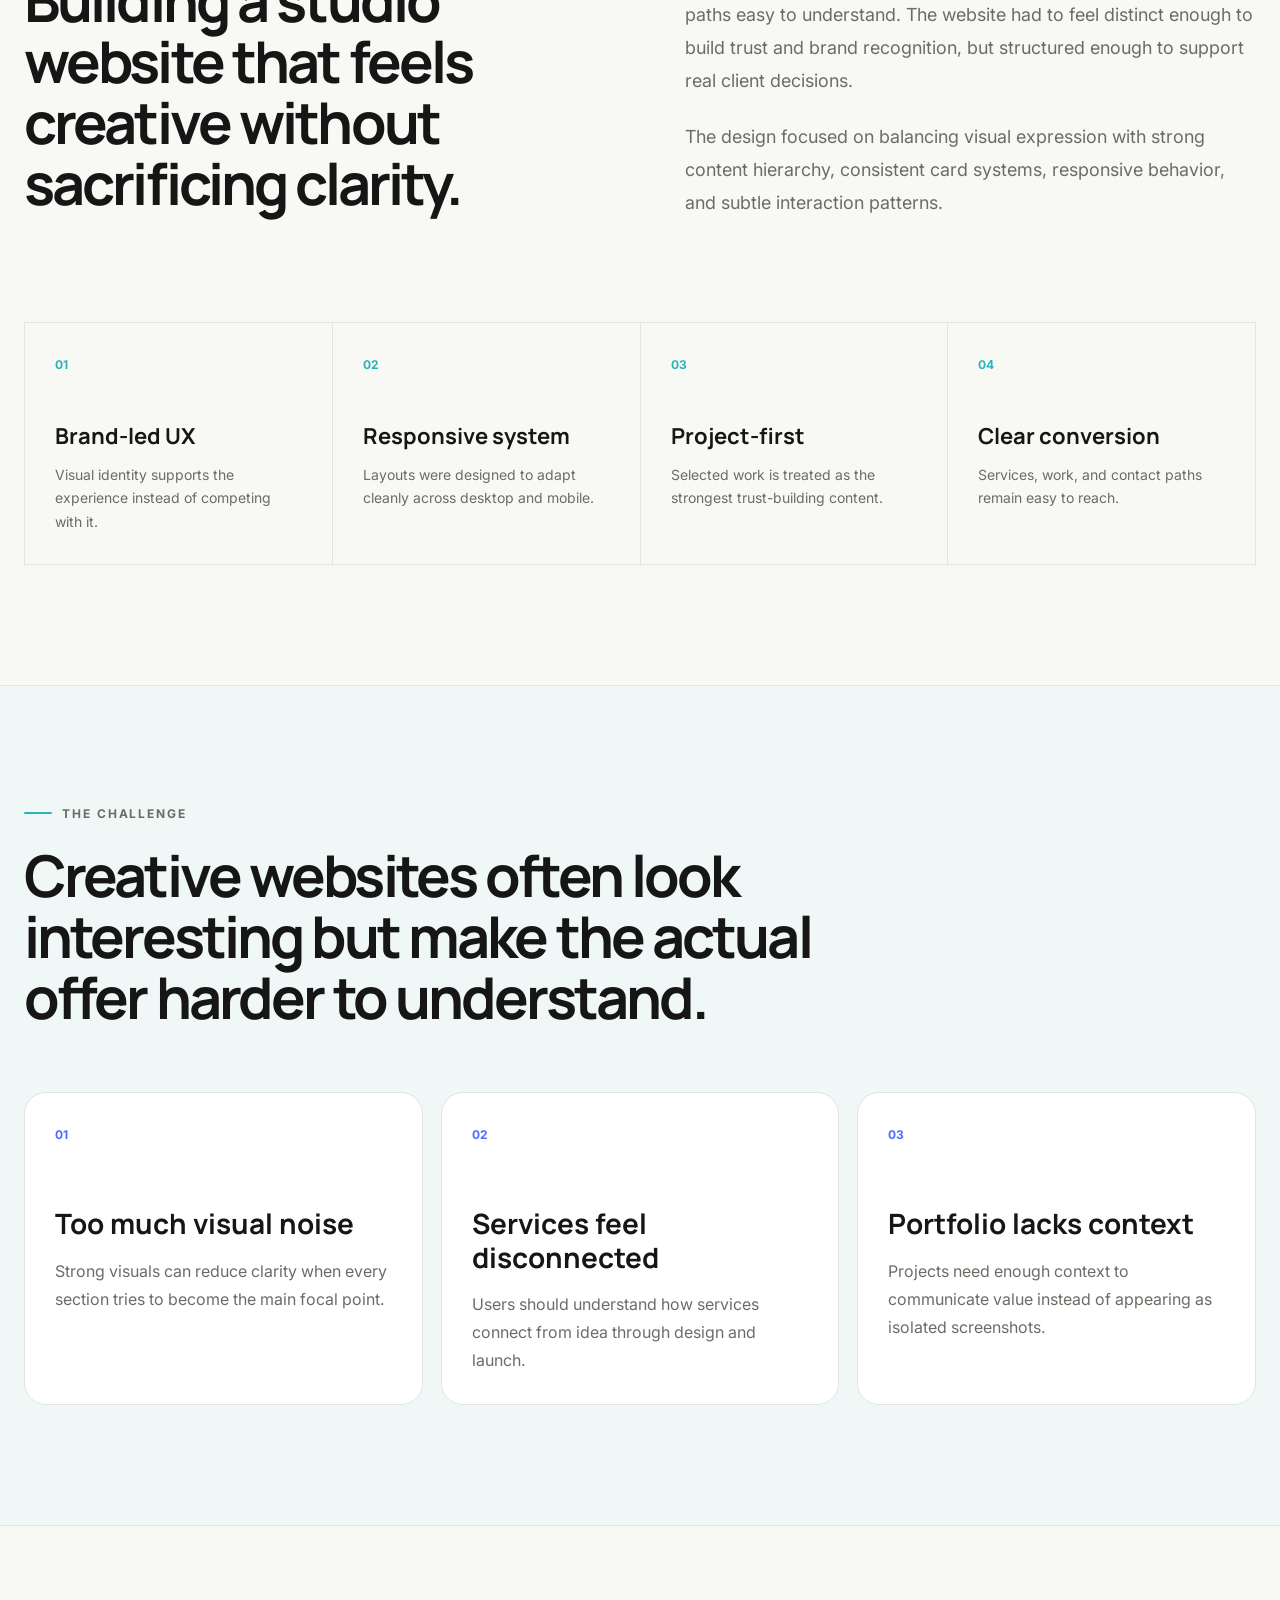
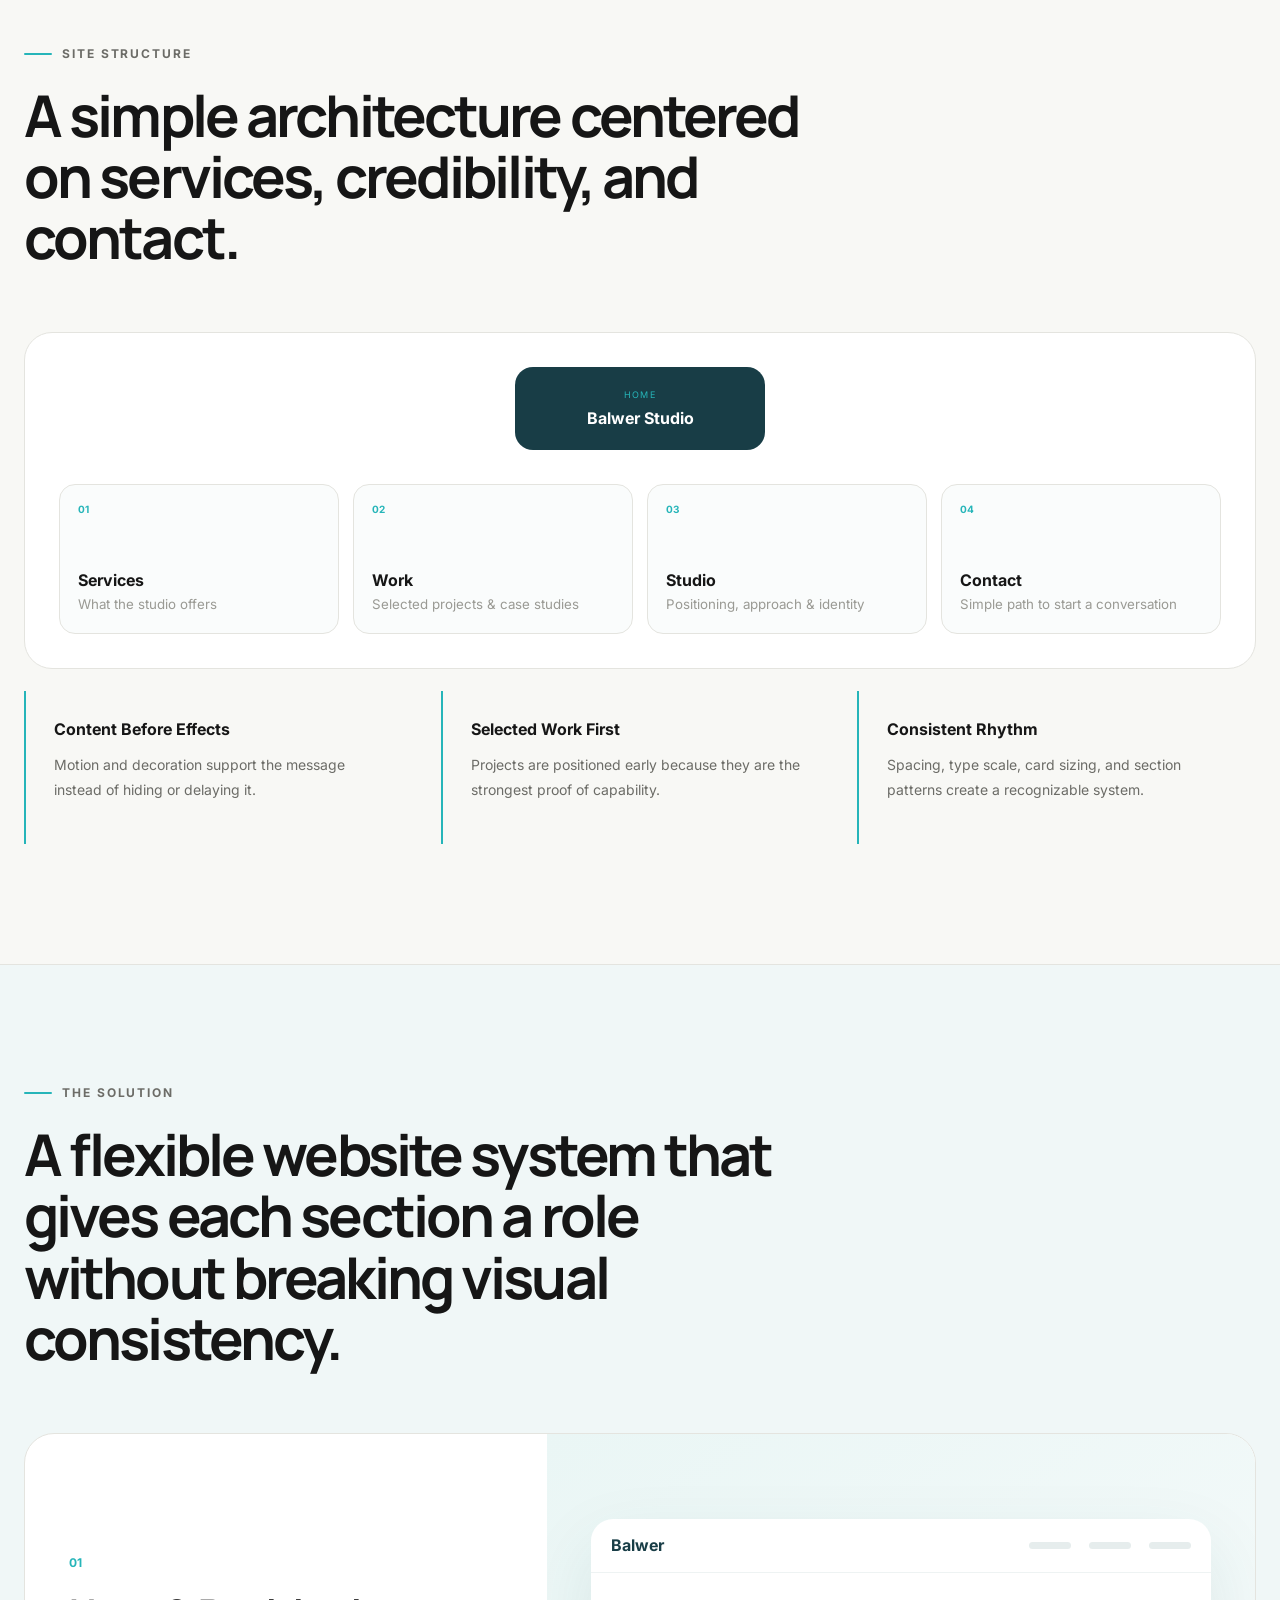
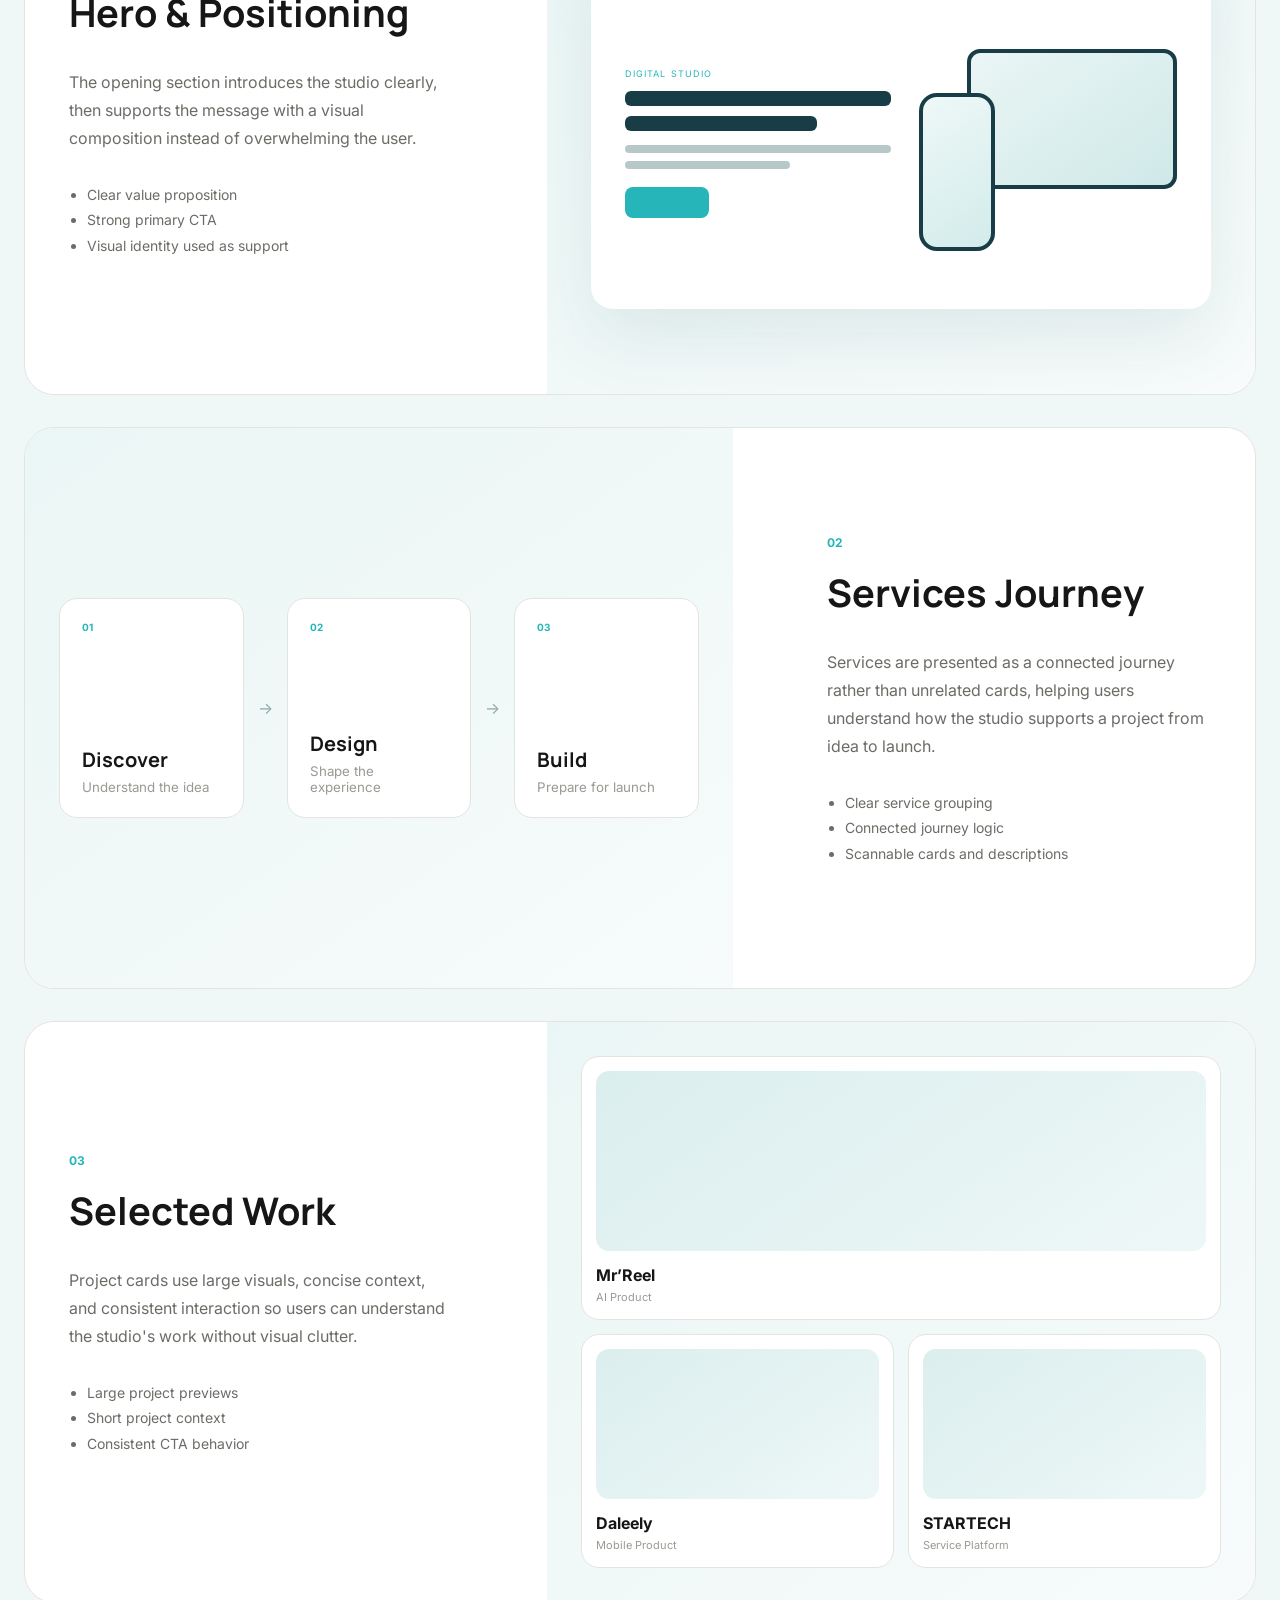
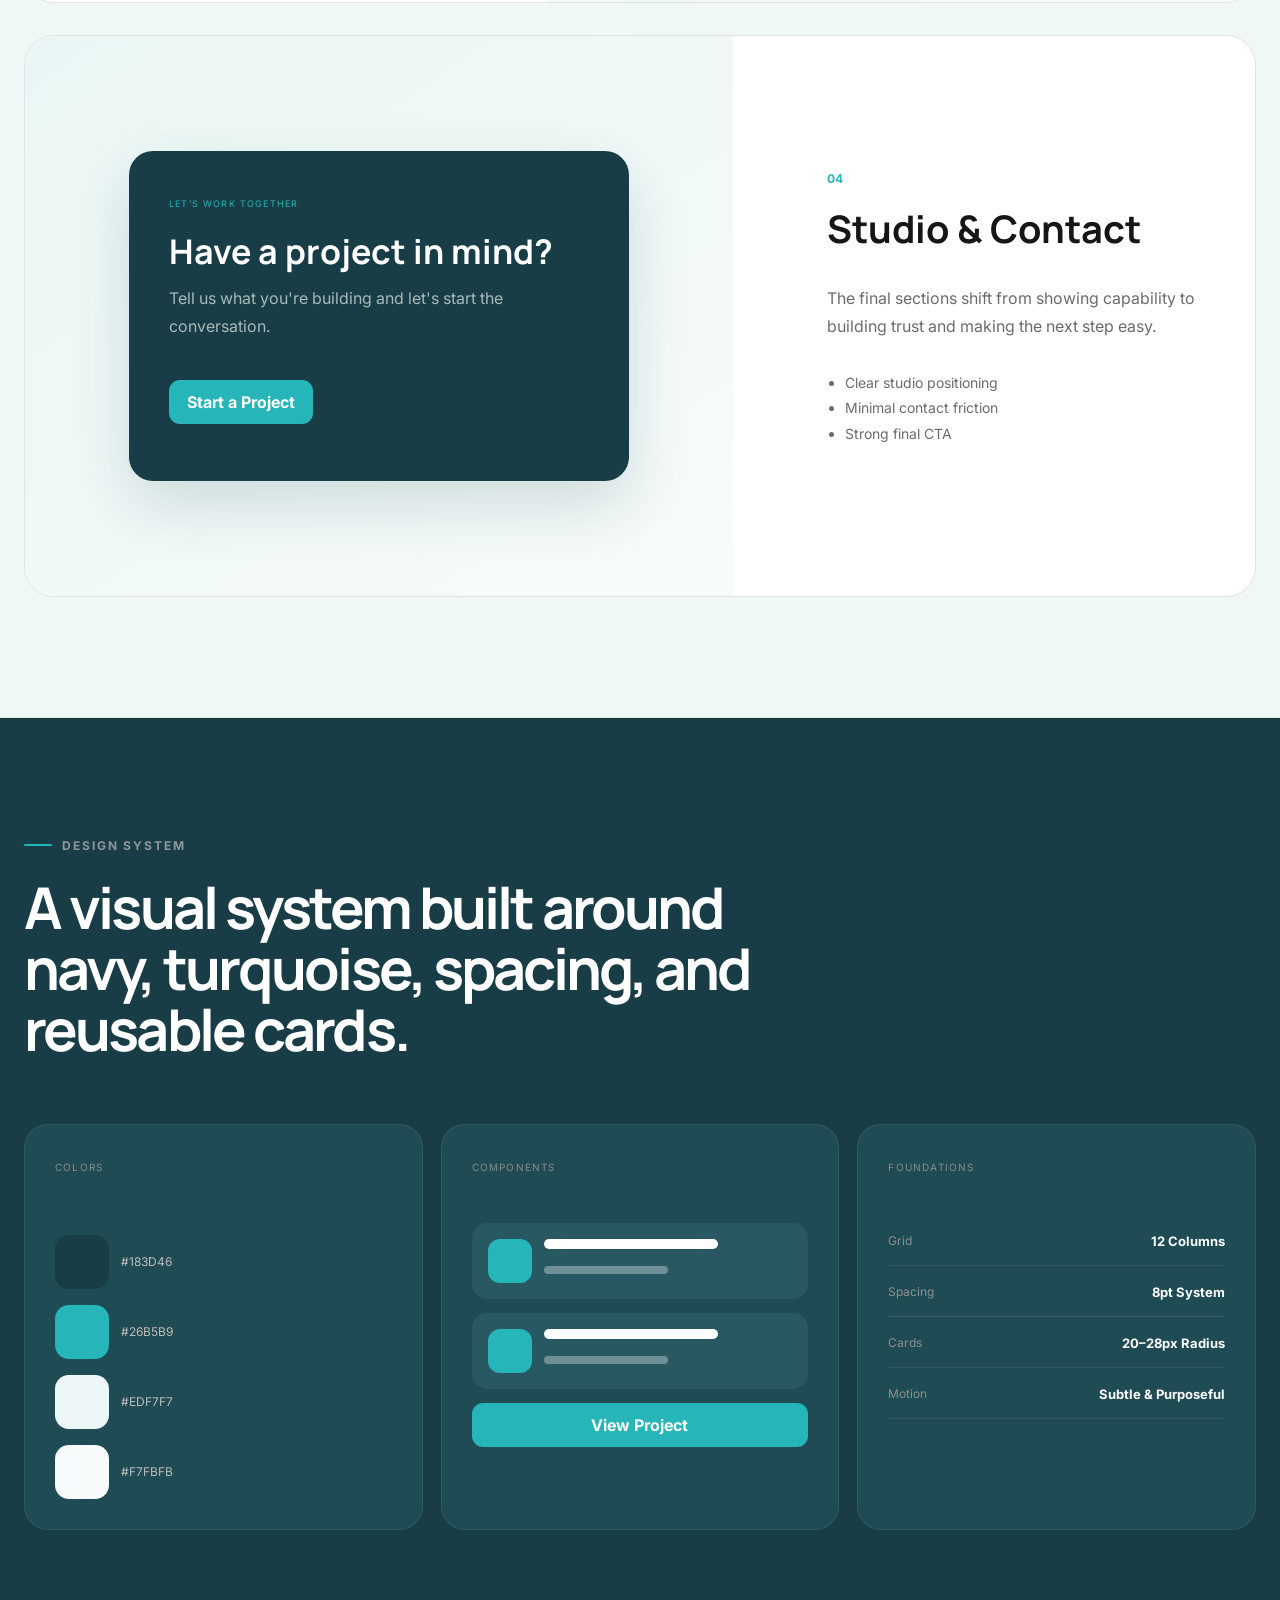
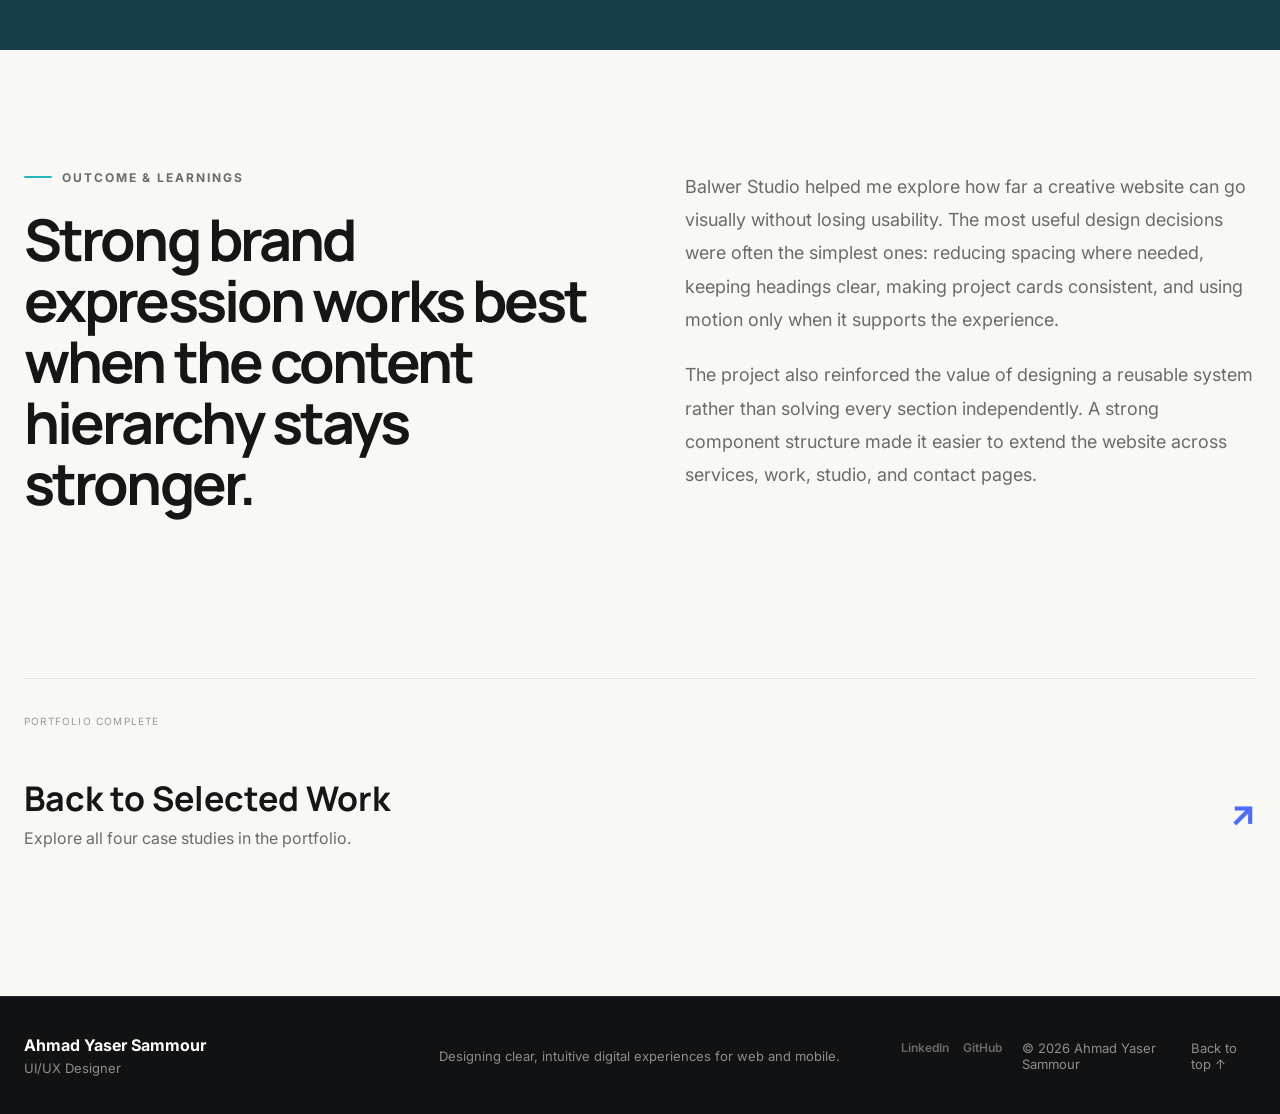
<file: portfolio/work/balwer/index.html>
<!DOCTYPE html><html lang="en"><head><meta charset="utf-8"/><meta content="width=device-width, initial-scale=1.0" name="viewport"/><meta content="Responsive website and brand experience case study for Balwer Studio." name="description"/><title>Balwer Studio Case Study — Ahmad Yaser Sammour</title><link href="https://fonts.googleapis.com" rel="preconnect"/><link crossorigin="" href="https://fonts.gstatic.com" rel="preconnect"/><link href="https://fonts.googleapis.com/css2?family=Inter:wght@400;500;600;700&amp;family=Manrope:wght@500;600;700&amp;display=swap" rel="stylesheet"/><link href="../../styles-1.css" rel="stylesheet"/><link href="../../styles-2.css" rel="stylesheet"/><link href="../../styles-3.css" rel="stylesheet"/><link href="../../styles-4.css" rel="stylesheet"/><link href="../../styles-5.css" rel="stylesheet"/><link href="../../styles-6.css" rel="stylesheet"/><link href="../../assets/favicon.svg" rel="icon" type="image/svg+xml"/><link href="https://balwerstudio.github.io/portfolio/work/balwer/" rel="canonical"/><meta content="https://balwerstudio.github.io/portfolio/work/balwer/" property="og:url"/><link href="../../site.webmanifest" rel="manifest"/><meta content="Ahmad Yaser Sammour" name="author"/><meta content="index, follow" name="robots"/><meta content="#F6F6F3" name="theme-color"/><meta content="article" property="og:type"/><meta content="Balwer Studio Case Study — Ahmad Yaser Sammour" property="og:title"/><meta content="Responsive website and brand experience case study for Balwer Studio." property="og:description"/><meta content="summary" name="twitter:card"/><meta content="Balwer Studio Case Study — Ahmad Yaser Sammour" name="twitter:title"/><meta content="Responsive website and brand experience case study for Balwer Studio." name="twitter:description"/><script type="application/ld+json">{"@context":"https://schema.org","@type":"CreativeWork","name":"Balwer Studio","author":{"@type":"Person","name":"Ahmad Yaser Sammour","sameAs":["https://www.linkedin.com/in/ahmad-sammour-0a0338221","https://github.com/ahmadysamour"]},"dateCreated":"2026","description":"Responsive website and brand experience case study for Balwer Studio.","url":"https://balwerstudio.github.io/portfolio/work/balwer/"}</script></head><body class="case-body balwer-case"><a class="skip-link" href="#main-content">Skip to content</a><header class="site-header"><div class="container nav-wrap"><a aria-label="Back to portfolio" class="brand" href="../../"><span class="brand-dot"></span><span class="brand-name">Ahmad Yaser Sammour</span><small>UI/UX Designer</small></a><nav aria-label="Case study navigation" class="desktop-nav"><a href="#overview">Overview</a><a href="#structure">Structure</a><a href="#solution">Solution</a><a href="#system">Design System</a></nav><a class="btn btn-small btn-outline desktop-cv" href="../../#work">← Back to Work</a><button aria-expanded="false" aria-label="Open menu" class="menu-btn"><span></span><span></span></button></div><div class="mobile-menu"><a href="#overview">Overview</a><a href="#structure">Structure</a><a href="#solution">Solution</a><a href="#system">Design System</a><a href="../../#work">Back to Work</a></div></header><main id="top" tabindex="-1"><span aria-hidden="true" class="sr-anchor" id="main-content"></span><section class="case-hero bw-hero"><div class="container"><div class="case-breadcrumb reveal"><a href="../../#work">Selected Work</a><span>→</span><span>Balwer Studio</span></div><div class="case-hero-grid"><div class="case-hero-copy reveal"><div class="eyebrow bw-eyebrow"><span></span> CREATIVE WEBSITE · BRAND EXPERIENCE</div><h1>Balwer Studio</h1><p class="case-lead">A responsive digital experience for a creative studio, designed to communicate services, selected work, and brand personality through a clear, modern, and scalable website system.</p><div class="case-tags bw-tags"><span>Web UX</span><span>UI Design</span><span>Interaction Design</span><span>Responsive Design</span><span>Brand Experience</span></div></div><aside class="case-meta-card reveal delay-1"><div><small>ROLE</small><strong>UI/UX Designer</strong></div><div><small>PLATFORM</small><strong>Responsive Website</strong></div><div><small>YEAR</small><strong>2026</strong></div><div><small>FOCUS</small><strong>Brand + Usability</strong></div></aside></div><div class="bw-cover reveal"><div class="bw-glow g1"></div><div class="bw-glow g2"></div><div class="bw-browser"><div class="bw-browser-top"><div class="bw-dots"><i></i><i></i><i></i></div><div class="bw-url"></div></div><div class="bw-site"><nav class="bw-site-nav"><strong>Balwer Studio</strong><div><span></span><span></span><span></span><span></span></div></nav><div class="bw-site-hero"><div class="bw-copy-block"><small>CREATIVE STUDIO</small><b></b><b></b><p></p><p class="short"></p><button></button></div><div class="bw-device-composition"><div class="bw-device desktop"></div><div class="bw-device mobile"></div><div class="bw-accent-ring"></div></div></div></div></div><div class="bw-mini-card services-mini"><small>SERVICES</small><strong>Design → Launch</strong><span>UI/UX · Web · Branding</span></div><div class="bw-mini-card work-mini"><small>SELECTED WORK</small><div class="bw-mini-projects"><i></i><i></i><i></i></div></div></div></div></section><section class="case-section" id="overview"><div class="container case-two-col"><div class="case-section-head reveal"><div class="eyebrow bw-eyebrow"><span></span> OVERVIEW</div><h2>Building a studio website that feels creative without sacrificing clarity.</h2></div><div class="case-copy reveal delay-1"><p>Balwer Studio needed a digital presence that could communicate a creative personality while still making services, projects, and contact paths easy to understand. The website had to feel distinct enough to build trust and brand recognition, but structured enough to support real client decisions.</p><p>The design focused on balancing visual expression with strong content hierarchy, consistent card systems, responsive behavior, and subtle interaction patterns.</p></div></div><div class="container"><div class="case-stat-grid bw-stat-grid reveal"><article><span>01</span><strong>Brand-led UX</strong><p>Visual identity supports the experience instead of competing with it.</p></article><article><span>02</span><strong>Responsive system</strong><p>Layouts were designed to adapt cleanly across desktop and mobile.</p></article><article><span>03</span><strong>Project-first</strong><p>Selected work is treated as the strongest trust-building content.</p></article><article><span>04</span><strong>Clear conversion</strong><p>Services, work, and contact paths remain easy to reach.</p></article></div></div></section><section class="case-section bw-soft-section"><div class="container"><div class="case-section-head reveal"><div class="eyebrow bw-eyebrow"><span></span> THE CHALLENGE</div><h2>Creative websites often look interesting but make the actual offer harder to understand.</h2></div><div class="challenge-grid"><article class="challenge-card reveal"><span>01</span><h3>Too much visual noise</h3><p>Strong visuals can reduce clarity when every section tries to become the main focal point.</p></article><article class="challenge-card reveal delay-1"><span>02</span><h3>Services feel disconnected</h3><p>Users should understand how services connect from idea through design and launch.</p></article><article class="challenge-card reveal delay-2"><span>03</span><h3>Portfolio lacks context</h3><p>Projects need enough context to communicate value instead of appearing as isolated screenshots.</p></article></div></div></section><section class="case-section" id="structure"><div class="container"><div class="case-section-head reveal"><div class="eyebrow bw-eyebrow"><span></span> SITE STRUCTURE</div><h2>A simple architecture centered on services, credibility, and contact.</h2></div><div class="bw-sitemap reveal"><div class="bw-home-node"><span>HOME</span><strong>Balwer Studio</strong></div><div class="bw-sitemap-grid"><article><span>01</span><strong>Services</strong><small>What the studio offers</small></article><article><span>02</span><strong>Work</strong><small>Selected projects &amp; case studies</small></article><article><span>03</span><strong>Studio</strong><small>Positioning, approach &amp; identity</small></article><article><span>04</span><strong>Contact</strong><small>Simple path to start a conversation</small></article></div></div><div class="ux-principles bw-principles"><article class="reveal"><span>Content Before Effects</span><p>Motion and decoration support the message instead of hiding or delaying it.</p></article><article class="reveal delay-1"><span>Selected Work First</span><p>Projects are positioned early because they are the strongest proof of capability.</p></article><article class="reveal delay-2"><span>Consistent Rhythm</span><p>Spacing, type scale, card sizing, and section patterns create a recognizable system.</p></article></div></div></section><section class="case-section bw-soft-section" id="solution"><div class="container"><div class="case-section-head reveal"><div class="eyebrow bw-eyebrow"><span></span> THE SOLUTION</div><h2>A flexible website system that gives each section a role without breaking visual consistency.</h2></div><div class="solution-showcase"><article class="solution-block bw-solution reveal"><div class="solution-copy"><span class="solution-no bw-accent">01</span><h3>Hero &amp; Positioning</h3><p>The opening section introduces the studio clearly, then supports the message with a visual composition instead of overwhelming the user.</p><ul><li>Clear value proposition</li><li>Strong primary CTA</li><li>Visual identity used as support</li></ul></div><div class="solution-visual bw-hero-visual"><div class="bw-hero-demo"><nav><strong>Balwer</strong><span></span><span></span><span></span></nav><div class="bw-demo-content"><div class="bw-demo-copy"><small>DIGITAL STUDIO</small><b></b><b class="short"></b><i></i><i class="short"></i><button></button></div><div class="bw-demo-visual"><div class="bw-demo-screen"></div><div class="bw-demo-phone"></div></div></div></div></div></article><article class="solution-block reverse bw-solution reveal"><div class="solution-copy"><span class="solution-no bw-accent">02</span><h3>Services Journey</h3><p>Services are presented as a connected journey rather than unrelated cards, helping users understand how the studio supports a project from idea to launch.</p><ul><li>Clear service grouping</li><li>Connected journey logic</li><li>Scannable cards and descriptions</li></ul></div><div class="solution-visual bw-services-visual"><div class="bw-journey"><article><span>01</span><strong>Discover</strong><small>Understand the idea</small></article><i>→</i><article><span>02</span><strong>Design</strong><small>Shape the experience</small></article><i>→</i><article><span>03</span><strong>Build</strong><small>Prepare for launch</small></article></div></div></article><article class="solution-block bw-solution reveal"><div class="solution-copy"><span class="solution-no bw-accent">03</span><h3>Selected Work</h3><p>Project cards use large visuals, concise context, and consistent interaction so users can understand the studio's work without visual clutter.</p><ul><li>Large project previews</li><li>Short project context</li><li>Consistent CTA behavior</li></ul></div><div class="solution-visual bw-work-visual"><div class="bw-work-grid"><article class="wide"><div></div><b>Mr’Reel</b><span>AI Product</span></article><article><div></div><b>Daleely</b><span>Mobile Product</span></article><article><div></div><b>STARTECH</b><span>Service Platform</span></article></div></div></article><article class="solution-block reverse bw-solution reveal"><div class="solution-copy"><span class="solution-no bw-accent">04</span><h3>Studio &amp; Contact</h3><p>The final sections shift from showing capability to building trust and making the next step easy.</p><ul><li>Clear studio positioning</li><li>Minimal contact friction</li><li>Strong final CTA</li></ul></div><div class="solution-visual bw-contact-visual"><div class="bw-contact-demo"><small>LET’S WORK TOGETHER</small><strong>Have a project in mind?</strong><p>Tell us what you're building and let's start the conversation.</p><button>Start a Project</button></div></div></article></div></div></section><section class="case-section bw-system-section" id="system"><div class="container"><div class="case-section-head reveal"><div class="eyebrow bw-eyebrow lightish"><span></span> DESIGN SYSTEM</div><h2>A visual system built around navy, turquoise, spacing, and reusable cards.</h2></div><div class="system-grid"><article class="system-card reveal"><span class="system-label">COLORS</span><div class="color-list"><div><b style="--swatch:#183D46"></b><span>#183D46</span></div><div><b style="--swatch:#26B5B9"></b><span>#26B5B9</span></div><div><b style="--swatch:#EDF7F7"></b><span>#EDF7F7</span></div><div><b style="--swatch:#F7FBFB"></b><span>#F7FBFB</span></div></div></article><article class="system-card reveal delay-1"><span class="system-label">COMPONENTS</span><div class="bw-component-demo"><div class="bw-comp-card"><i></i><b></b><span></span></div><div class="bw-comp-card"><i></i><b></b><span></span></div><button>View Project</button></div></article><article class="system-card reveal delay-2"><span class="system-label">FOUNDATIONS</span><div class="foundation-list"><div><span>Grid</span><strong>12 Columns</strong></div><div><span>Spacing</span><strong>8pt System</strong></div><div><span>Cards</span><strong>20–28px Radius</strong></div><div><span>Motion</span><strong>Subtle &amp; Purposeful</strong></div></div></article></div></div></section><section class="case-section"><div class="container reflection-grid"><div class="case-section-head reveal"><div class="eyebrow bw-eyebrow"><span></span> OUTCOME &amp; LEARNINGS</div><h2>Strong brand expression works best when the content hierarchy stays stronger.</h2></div><div class="reflection-copy reveal delay-1"><p>Balwer Studio helped me explore how far a creative website can go visually without losing usability. The most useful design decisions were often the simplest ones: reducing spacing where needed, keeping headings clear, making project cards consistent, and using motion only when it supports the experience.</p><p>The project also reinforced the value of designing a reusable system rather than solving every section independently. A strong component structure made it easier to extend the website across services, work, studio, and contact pages.</p></div></div><div class="container next-project reveal"><span>PORTFOLIO COMPLETE</span><a href="../../#work"><div><strong>Back to Selected Work</strong><p>Explore all four case studies in the portfolio.</p></div><b>↗</b></a></div></section></main><footer class="site-footer"><div class="container footer-grid"><div><strong>Ahmad Yaser Sammour</strong><span>UI/UX Designer</span></div><p>Designing clear, intuitive digital experiences for web and mobile.</p><div class="footer-right"><div class="footer-social"><a href="https://www.linkedin.com/in/ahmad-sammour-0a0338221" rel="noopener noreferrer" target="_blank">LinkedIn</a><a href="https://github.com/ahmadysamour" rel="noopener noreferrer" target="_blank">GitHub</a></div><span>© 2026 Ahmad Yaser Sammour</span><a href="#top">Back to top ↑</a></div></div></footer><script src="../../script.js"></script></body></html>
</file>
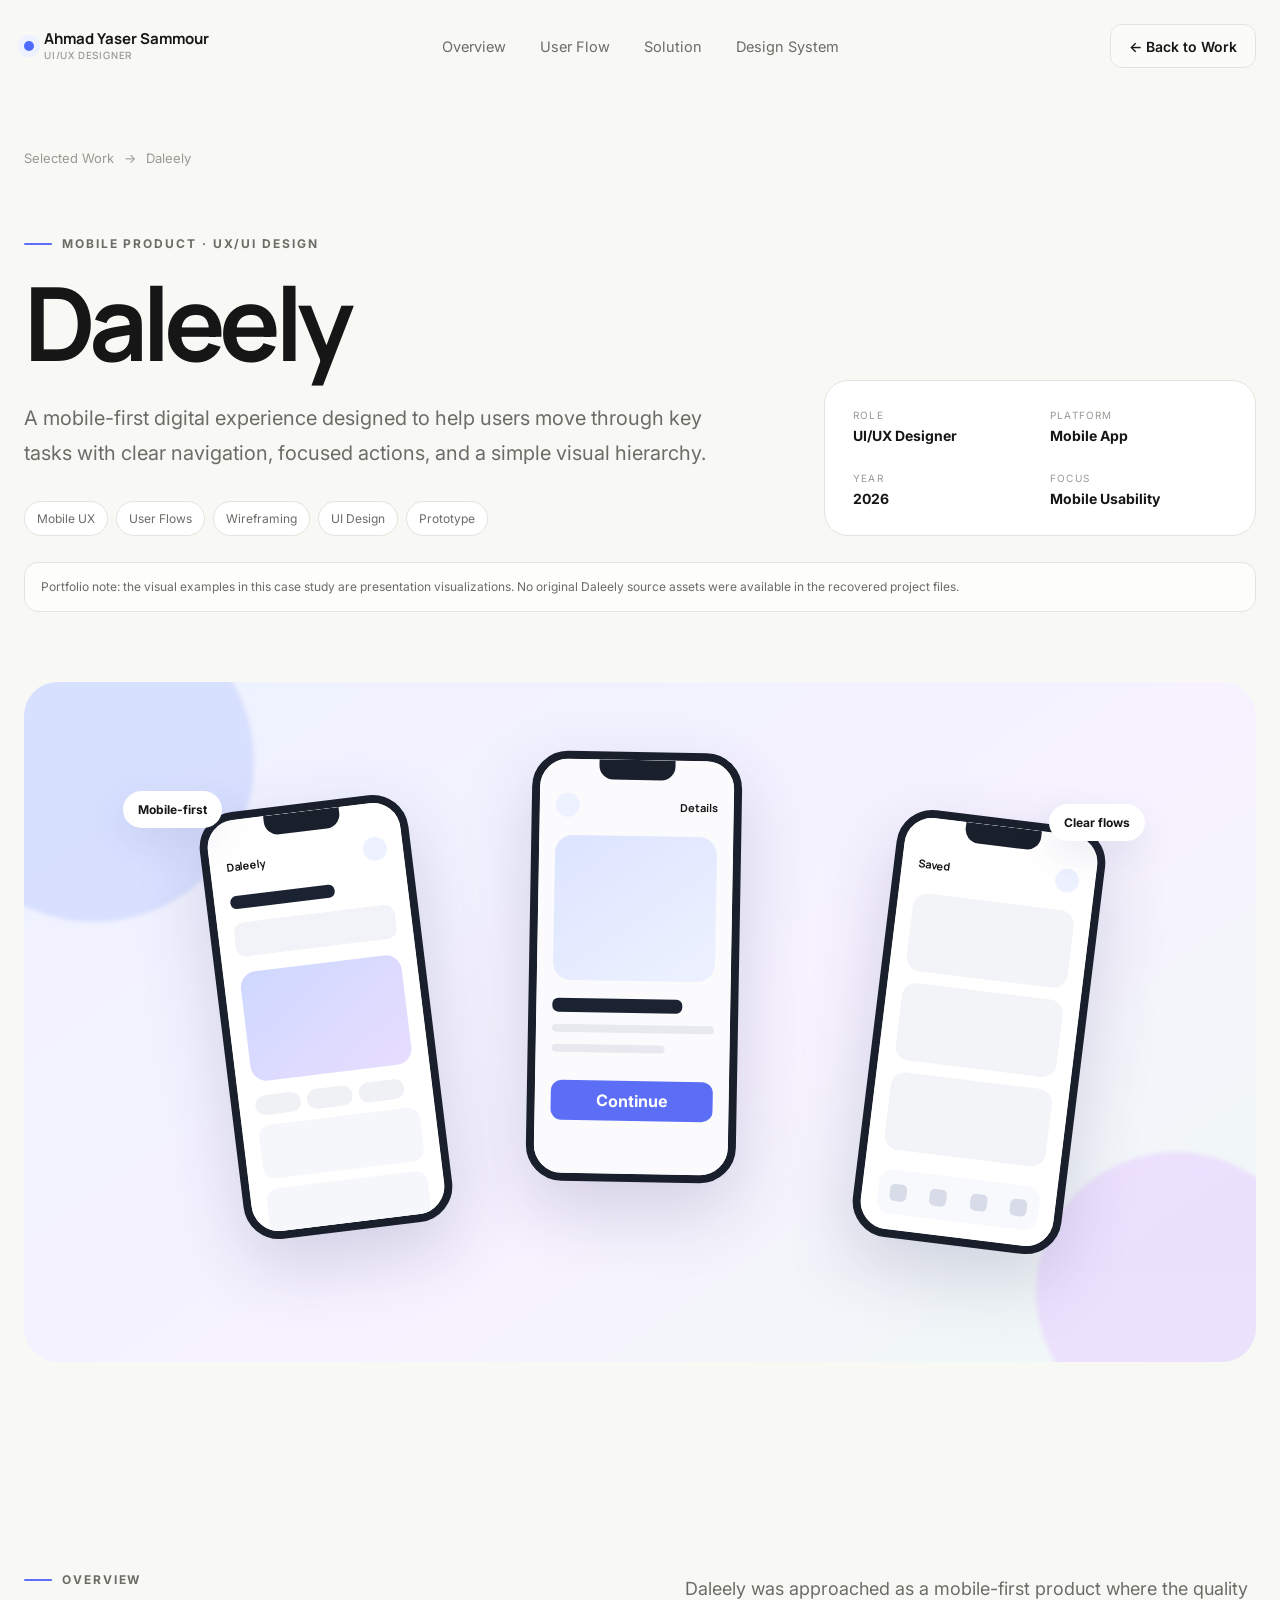
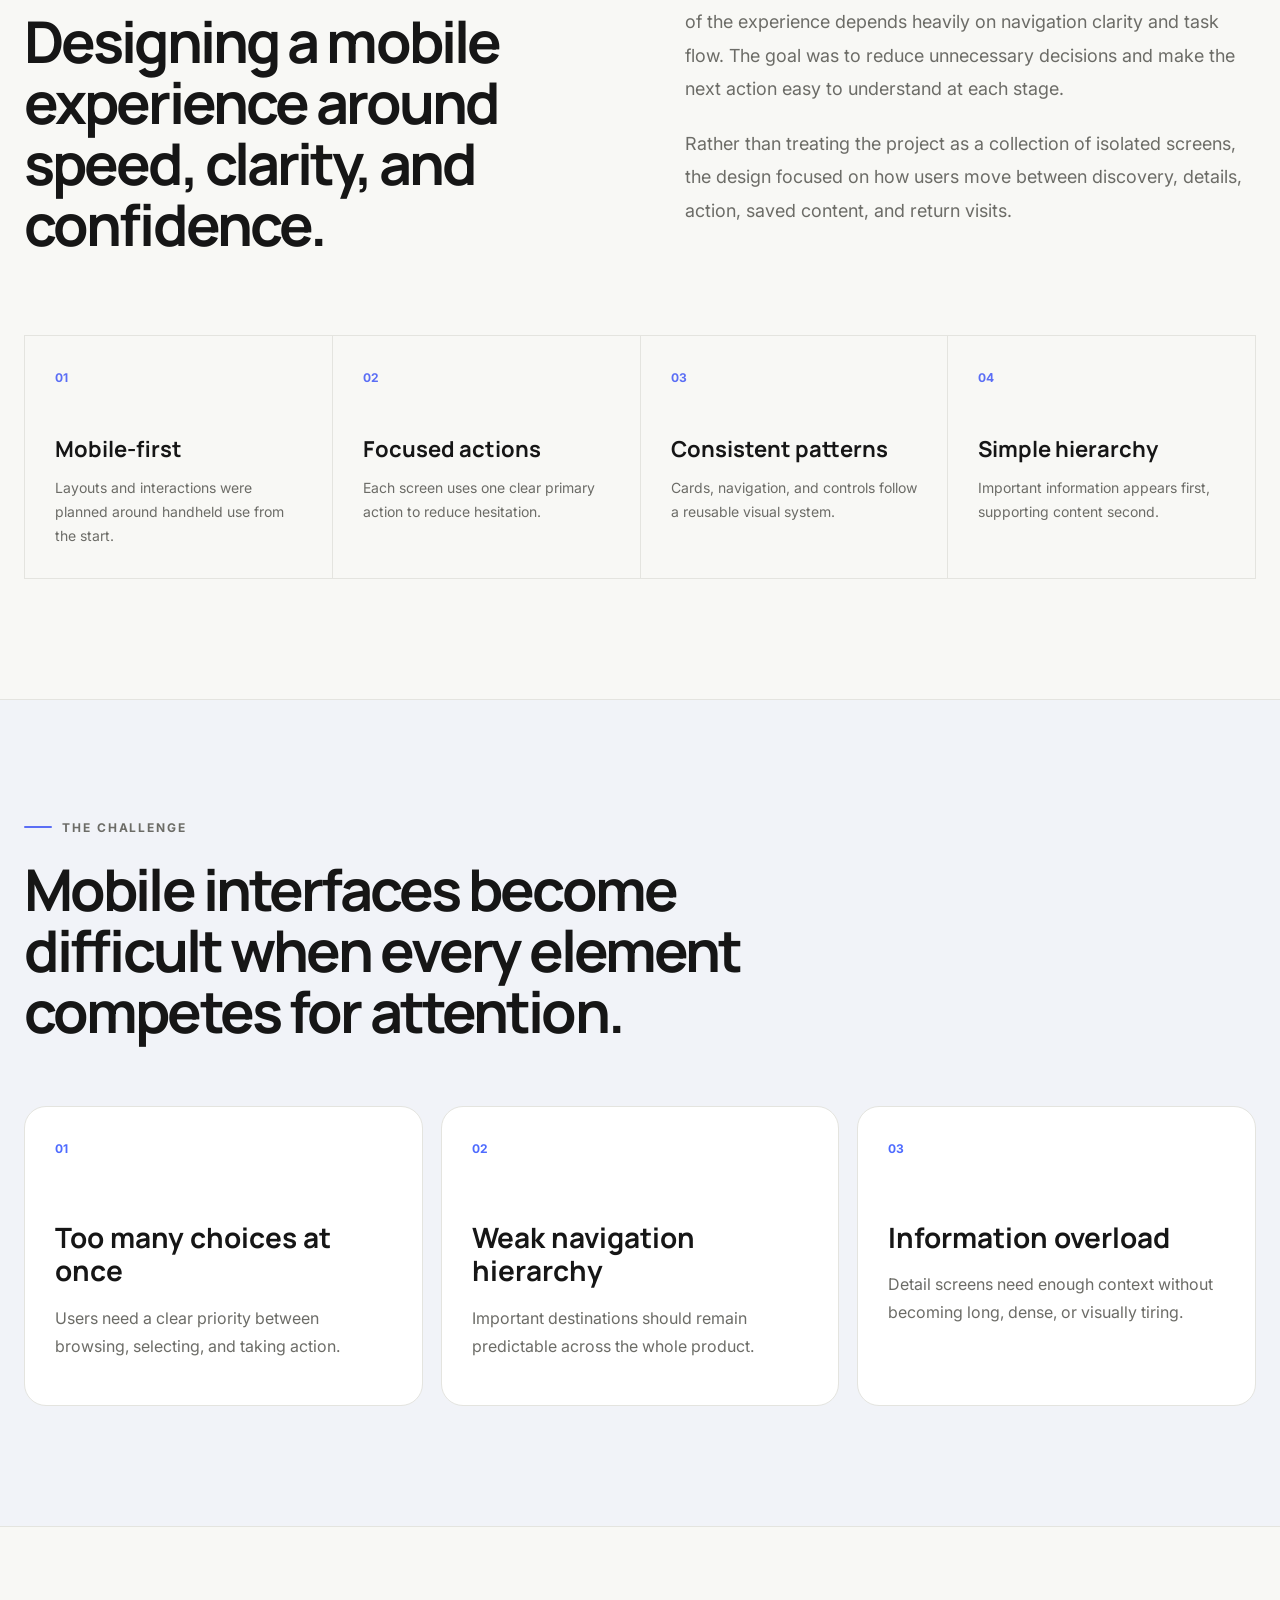
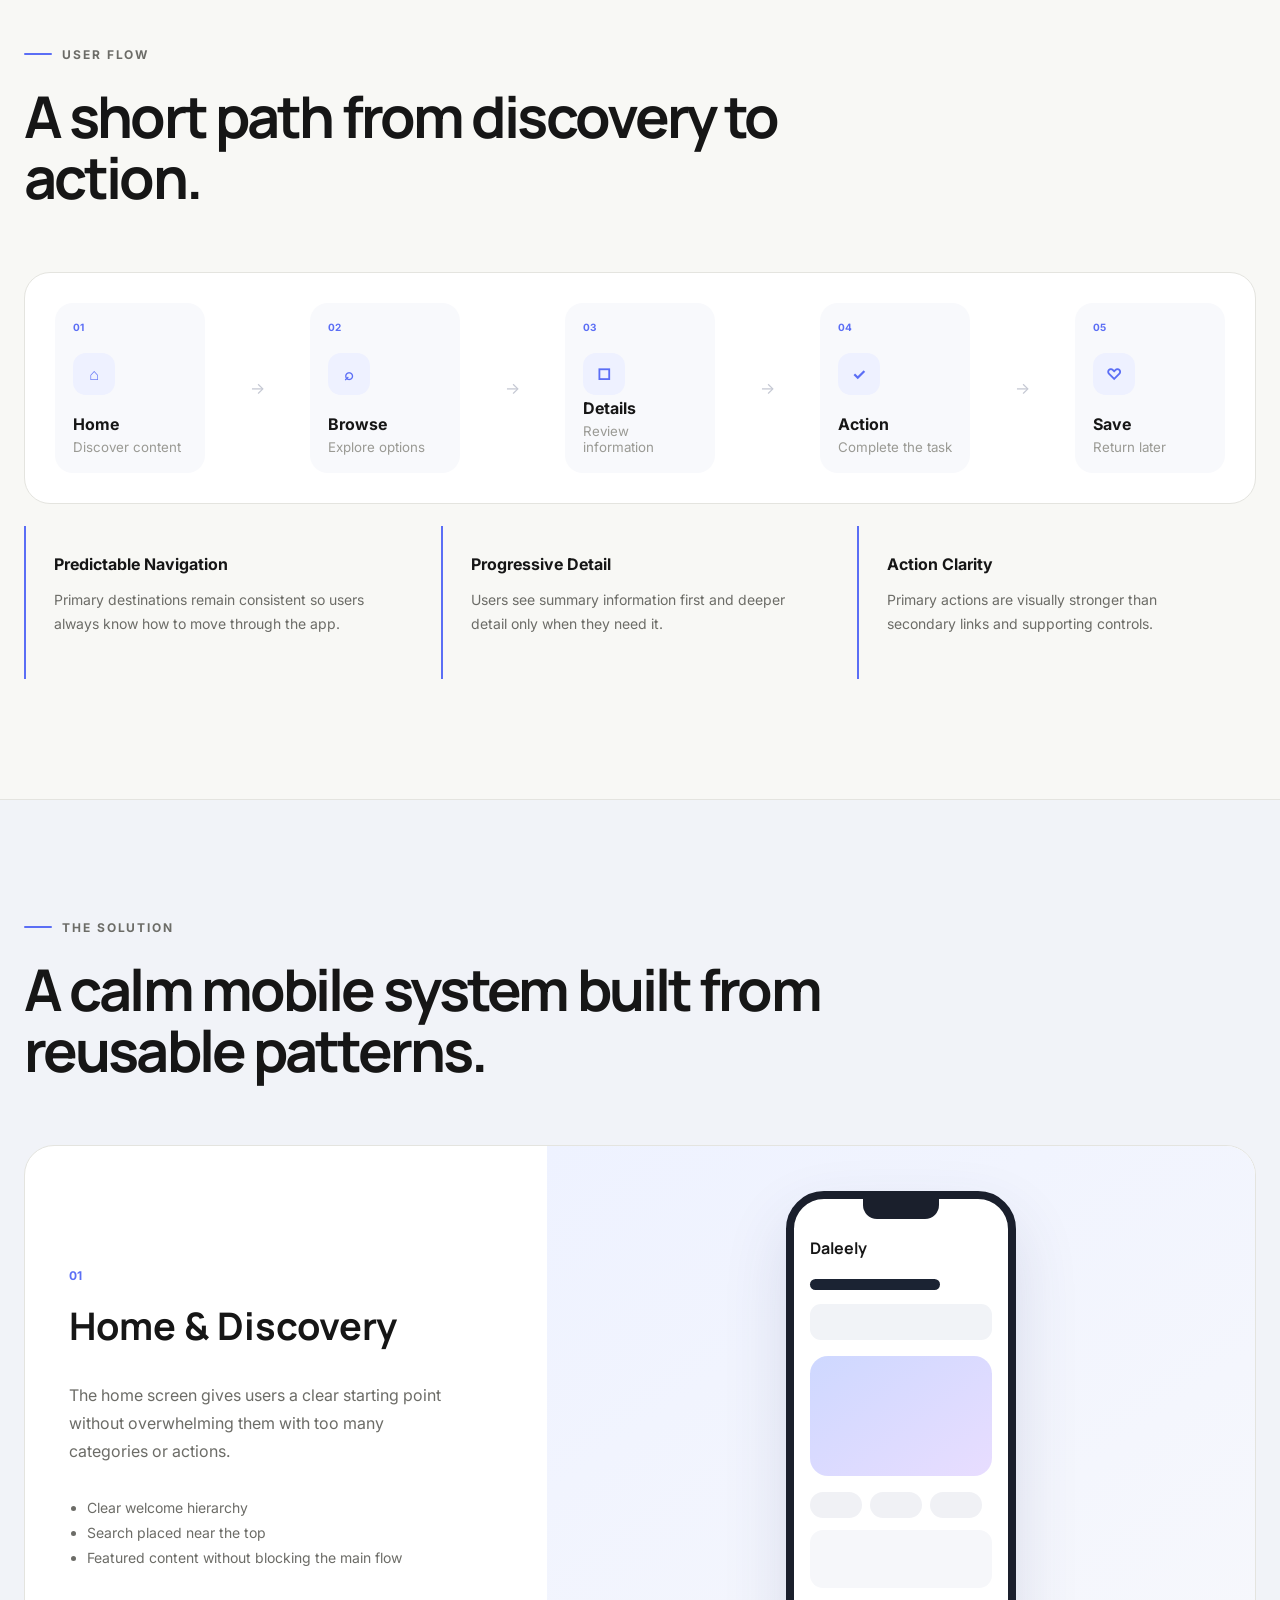
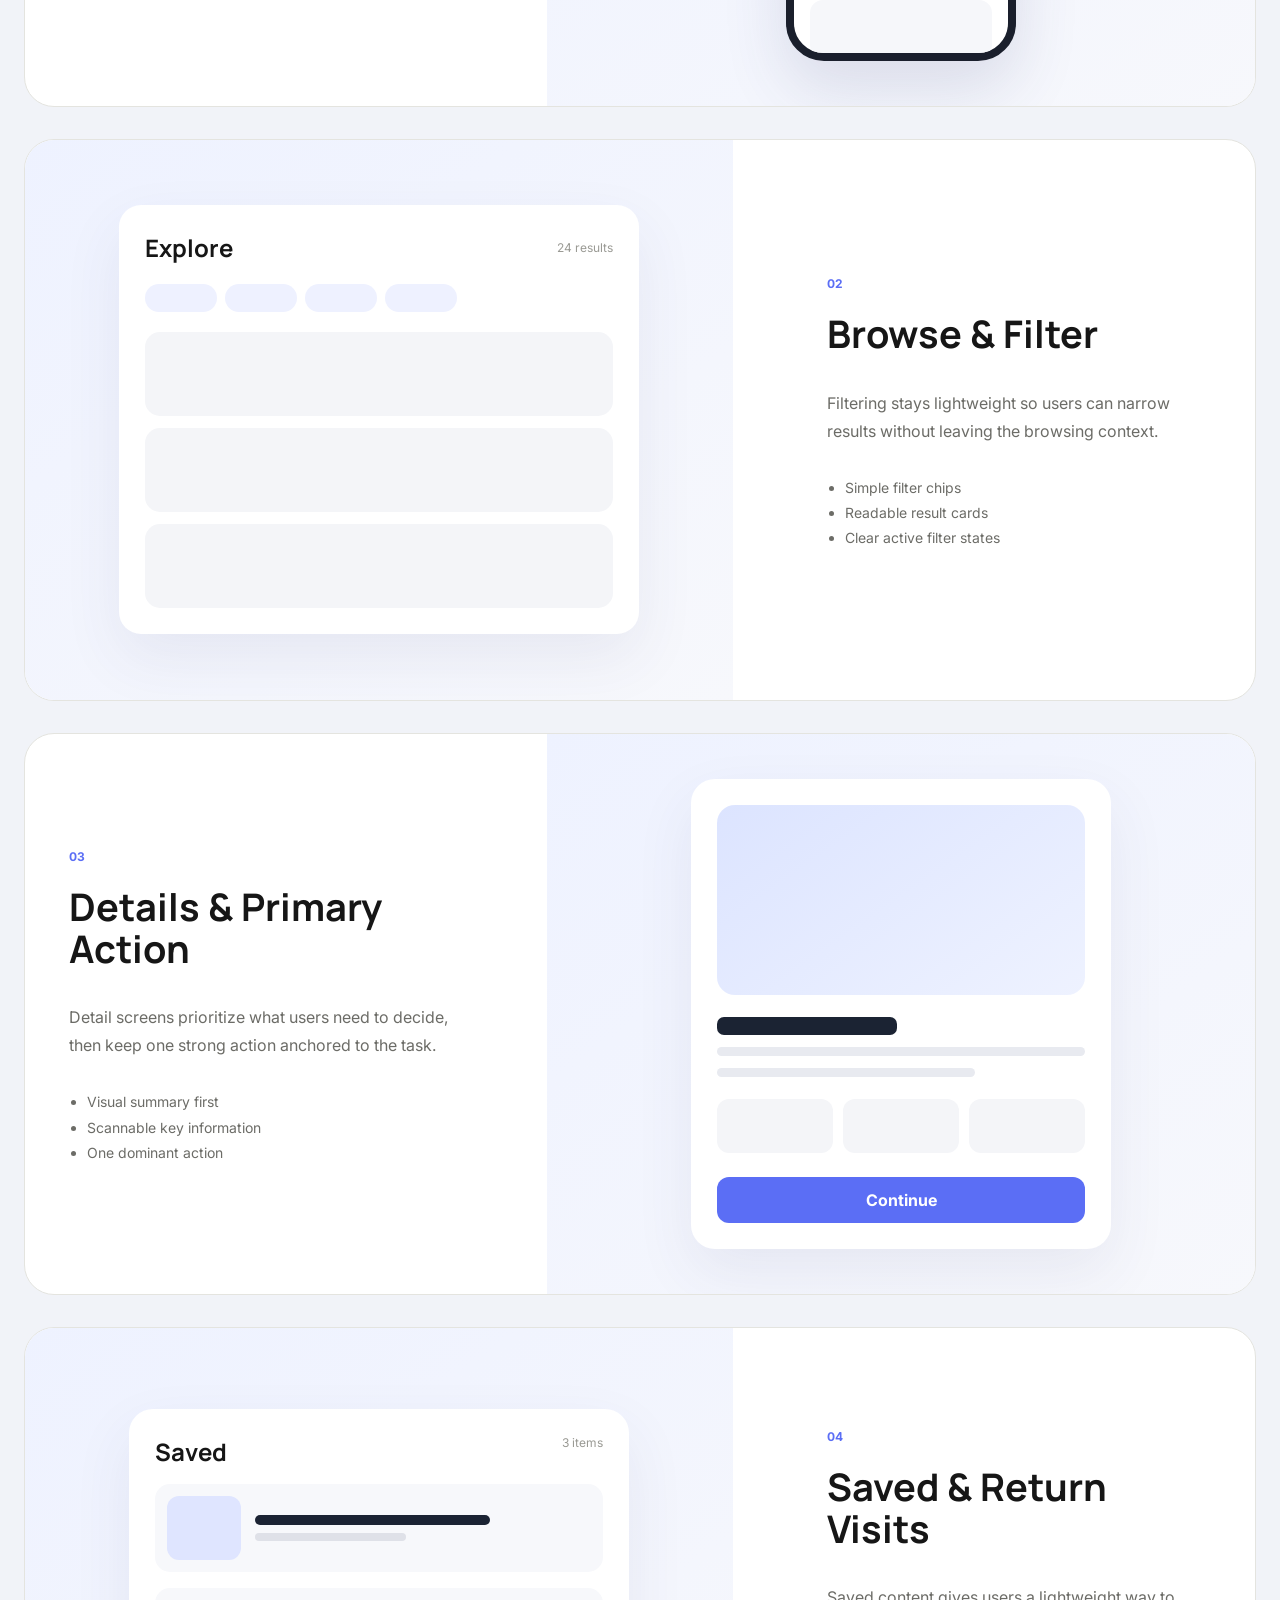
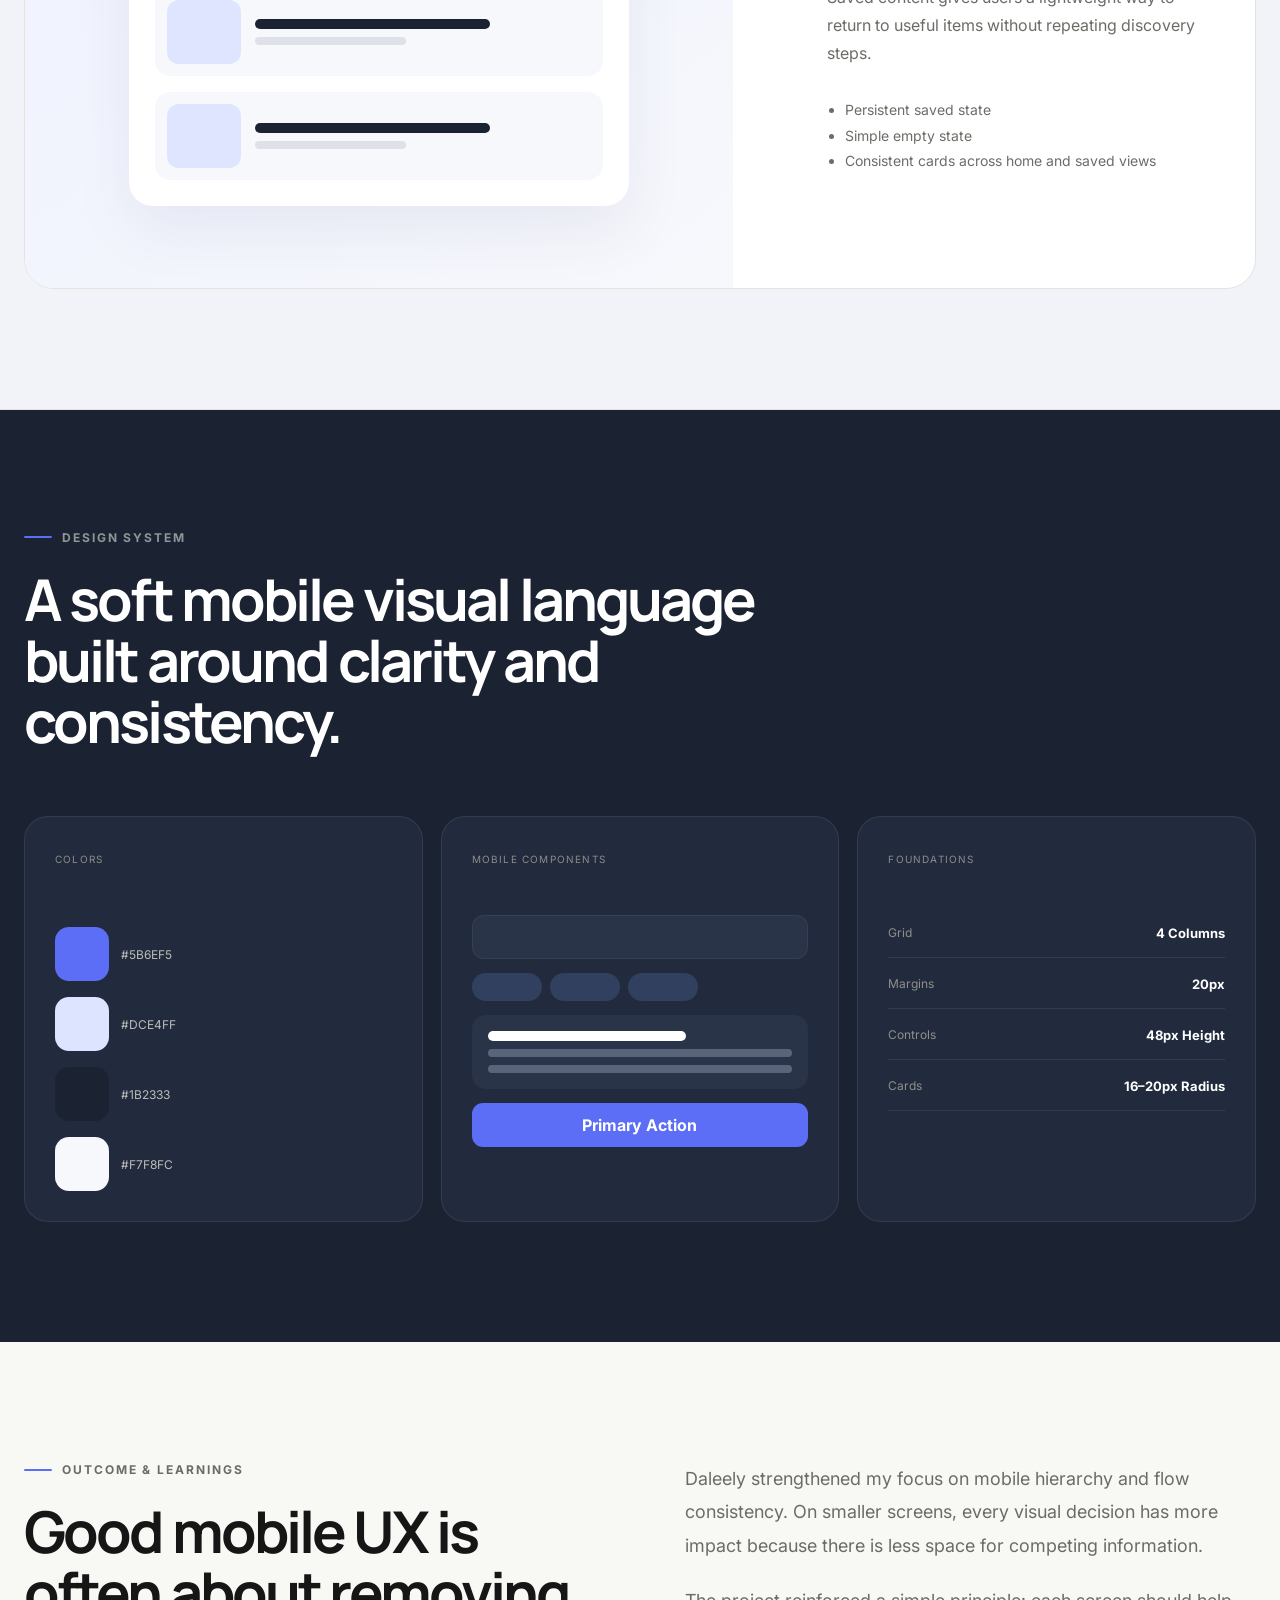
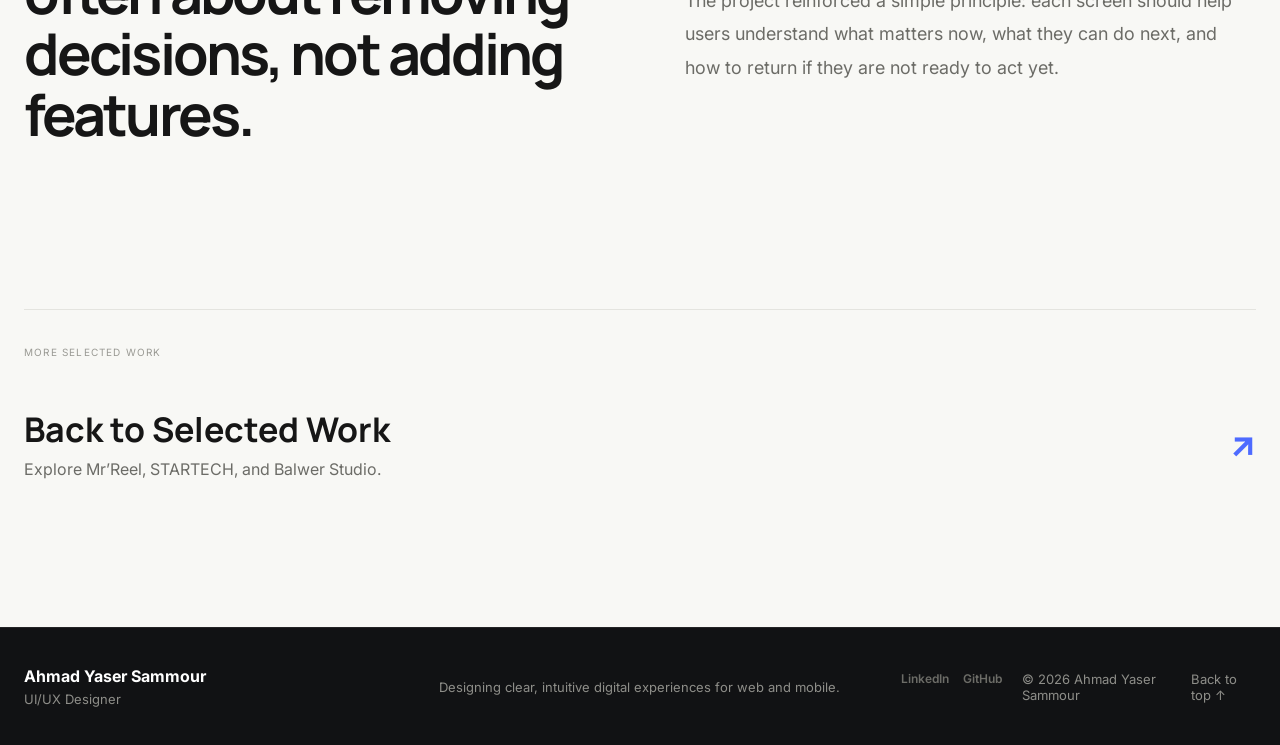
<file: portfolio/work/daleely/index.html>
<!DOCTYPE html><html lang="en"><head><meta charset="utf-8"/><meta content="width=device-width, initial-scale=1.0" name="viewport"/><meta content="Mobile product design case study focused on navigation clarity, user flows, and reduced friction." name="description"/><title>Daleely Mobile Product Case Study — Ahmad Yaser Sammour</title><link href="https://fonts.googleapis.com" rel="preconnect"/><link crossorigin="" href="https://fonts.gstatic.com" rel="preconnect"/><link href="https://fonts.googleapis.com/css2?family=Inter:wght@400;500;600;700&amp;family=Manrope:wght@500;600;700&amp;display=swap" rel="stylesheet"/><link href="../../styles-1.css" rel="stylesheet"/><link href="../../styles-2.css" rel="stylesheet"/><link href="../../styles-3.css" rel="stylesheet"/><link href="../../styles-4.css" rel="stylesheet"/><link href="../../styles-5.css" rel="stylesheet"/><link href="../../styles-6.css" rel="stylesheet"/><link href="../../assets/favicon.svg" rel="icon" type="image/svg+xml"/><link href="https://balwerstudio.github.io/portfolio/work/daleely/" rel="canonical"/><meta content="https://balwerstudio.github.io/portfolio/work/daleely/" property="og:url"/><link href="../../site.webmanifest" rel="manifest"/><meta content="Ahmad Yaser Sammour" name="author"/><meta content="index, follow" name="robots"/><meta content="#F6F6F3" name="theme-color"/><meta content="article" property="og:type"/><meta content="Daleely Mobile Product Case Study — Ahmad Yaser Sammour" property="og:title"/><meta content="Mobile product design case study focused on navigation clarity, user flows, and reduced friction." property="og:description"/><meta content="summary" name="twitter:card"/><meta content="Daleely Mobile Product Case Study — Ahmad Yaser Sammour" name="twitter:title"/><meta content="Mobile product design case study focused on navigation clarity, user flows, and reduced friction." name="twitter:description"/><script type="application/ld+json">{"@context":"https://schema.org","@type":"CreativeWork","name":"Daleely","author":{"@type":"Person","name":"Ahmad Yaser Sammour","sameAs":["https://www.linkedin.com/in/ahmad-sammour-0a0338221","https://github.com/ahmadysamour"]},"dateCreated":"2026","description":"Mobile product design case study focused on navigation clarity, user flows, and reduced friction.","url":"https://balwerstudio.github.io/portfolio/work/daleely/"}</script></head><body class="case-body daleely-case"><a class="skip-link" href="#main-content">Skip to content</a><header class="site-header"><div class="container nav-wrap"><a aria-label="Back to portfolio" class="brand" href="../../"><span class="brand-dot"></span><span class="brand-name">Ahmad Yaser Sammour</span><small>UI/UX Designer</small></a><nav aria-label="Case study navigation" class="desktop-nav"><a href="#overview">Overview</a><a href="#flow">User Flow</a><a href="#solution">Solution</a><a href="#system">Design System</a></nav><a class="btn btn-small btn-outline desktop-cv" href="../../#work">← Back to Work</a><button aria-expanded="false" aria-label="Open menu" class="menu-btn"><span></span><span></span></button></div><div class="mobile-menu"><a href="#overview">Overview</a><a href="#flow">User Flow</a><a href="#solution">Solution</a><a href="#system">Design System</a><a href="../../#work">Back to Work</a></div></header><main id="top" tabindex="-1"><span aria-hidden="true" class="sr-anchor" id="main-content"></span><section class="case-hero dl-hero"><div class="container"><div class="case-breadcrumb reveal"><a href="../../#work">Selected Work</a><span>→</span><span>Daleely</span></div><div class="case-hero-grid"><div class="case-hero-copy reveal"><div class="eyebrow dl-eyebrow"><span></span> MOBILE PRODUCT · UX/UI DESIGN</div><h1>Daleely</h1><p class="case-lead">A mobile-first digital experience designed to help users move through key tasks with clear navigation, focused actions, and a simple visual hierarchy.</p><div class="case-tags dl-tags"><span>Mobile UX</span><span>User Flows</span><span>Wireframing</span><span>UI Design</span><span>Prototype</span></div></div><aside class="case-meta-card reveal delay-1"><div><small>ROLE</small><strong>UI/UX Designer</strong></div><div><small>PLATFORM</small><strong>Mobile App</strong></div><div><small>YEAR</small><strong>2026</strong></div><div><small>FOCUS</small><strong>Mobile Usability</strong></div></aside></div><div class="case-source-note" style="margin-top:26px;padding:14px 16px;border-radius:14px;border:1px solid #e4e4df;background:rgba(255,255,255,.72);color:#6c6c67;font-size:12px;line-height:1.65">Portfolio note: the visual examples in this case study are presentation visualizations. No original Daleely source assets were available in the recovered project files.</div><div class="dl-cover reveal"><div class="dl-orb orb1"></div><div class="dl-orb orb2"></div><div class="dl-phone dl-phone-one"><div class="dl-notch"></div><div class="dl-phone-screen"><div class="dl-topbar"><b>Daleely</b><i></i></div><div class="dl-greeting"></div><div class="dl-search"></div><div class="dl-feature-card"></div><div class="dl-chip-row"><span></span><span></span><span></span></div><div class="dl-list-item"></div><div class="dl-list-item"></div></div></div><div class="dl-phone dl-phone-two"><div class="dl-notch"></div><div class="dl-phone-screen alt"><div class="dl-topbar"><i></i><b>Details</b></div><div class="dl-detail-image"></div><div class="dl-detail-title"></div><div class="dl-detail-text"></div><div class="dl-detail-text short"></div><button class="dl-primary-btn">Continue</button></div></div><div class="dl-phone dl-phone-three"><div class="dl-notch"></div><div class="dl-phone-screen"><div class="dl-topbar"><b>Saved</b><i></i></div><div class="dl-saved-card"></div><div class="dl-saved-card"></div><div class="dl-saved-card"></div><div class="dl-bottom-nav"><span></span><span></span><span></span><span></span></div></div></div><div class="dl-float-label label-a">Mobile-first</div><div class="dl-float-label label-b">Clear flows</div></div></div></section><section class="case-section" id="overview"><div class="container case-two-col"><div class="case-section-head reveal"><div class="eyebrow dl-eyebrow"><span></span> OVERVIEW</div><h2>Designing a mobile experience around speed, clarity, and confidence.</h2></div><div class="case-copy reveal delay-1"><p>Daleely was approached as a mobile-first product where the quality of the experience depends heavily on navigation clarity and task flow. The goal was to reduce unnecessary decisions and make the next action easy to understand at each stage.</p><p>Rather than treating the project as a collection of isolated screens, the design focused on how users move between discovery, details, action, saved content, and return visits.</p></div></div><div class="container"><div class="case-stat-grid dl-stat-grid reveal"><article><span>01</span><strong>Mobile-first</strong><p>Layouts and interactions were planned around handheld use from the start.</p></article><article><span>02</span><strong>Focused actions</strong><p>Each screen uses one clear primary action to reduce hesitation.</p></article><article><span>03</span><strong>Consistent patterns</strong><p>Cards, navigation, and controls follow a reusable visual system.</p></article><article><span>04</span><strong>Simple hierarchy</strong><p>Important information appears first, supporting content second.</p></article></div></div></section><section class="case-section dl-soft-section"><div class="container"><div class="case-section-head reveal"><div class="eyebrow dl-eyebrow"><span></span> THE CHALLENGE</div><h2>Mobile interfaces become difficult when every element competes for attention.</h2></div><div class="challenge-grid"><article class="challenge-card reveal"><span>01</span><h3>Too many choices at once</h3><p>Users need a clear priority between browsing, selecting, and taking action.</p></article><article class="challenge-card reveal delay-1"><span>02</span><h3>Weak navigation hierarchy</h3><p>Important destinations should remain predictable across the whole product.</p></article><article class="challenge-card reveal delay-2"><span>03</span><h3>Information overload</h3><p>Detail screens need enough context without becoming long, dense, or visually tiring.</p></article></div></div></section><section class="case-section" id="flow"><div class="container"><div class="case-section-head reveal"><div class="eyebrow dl-eyebrow"><span></span> USER FLOW</div><h2>A short path from discovery to action.</h2></div><div class="dl-flow reveal"><article><span>01</span><div class="dl-flow-icon">⌂</div><strong>Home</strong><small>Discover content</small></article><i>→</i><article><span>02</span><div class="dl-flow-icon">⌕</div><strong>Browse</strong><small>Explore options</small></article><i>→</i><article><span>03</span><div class="dl-flow-icon">□</div><strong>Details</strong><small>Review information</small></article><i>→</i><article><span>04</span><div class="dl-flow-icon">✓</div><strong>Action</strong><small>Complete the task</small></article><i>→</i><article><span>05</span><div class="dl-flow-icon">♡</div><strong>Save</strong><small>Return later</small></article></div><div class="ux-principles dl-principles"><article class="reveal"><span>Predictable Navigation</span><p>Primary destinations remain consistent so users always know how to move through the app.</p></article><article class="reveal delay-1"><span>Progressive Detail</span><p>Users see summary information first and deeper detail only when they need it.</p></article><article class="reveal delay-2"><span>Action Clarity</span><p>Primary actions are visually stronger than secondary links and supporting controls.</p></article></div></div></section><section class="case-section dl-soft-section" id="solution"><div class="container"><div class="case-section-head reveal"><div class="eyebrow dl-eyebrow"><span></span> THE SOLUTION</div><h2>A calm mobile system built from reusable patterns.</h2></div><div class="solution-showcase"><article class="solution-block dl-solution reveal"><div class="solution-copy"><span class="solution-no dl-accent">01</span><h3>Home &amp; Discovery</h3><p>The home screen gives users a clear starting point without overwhelming them with too many categories or actions.</p><ul><li>Clear welcome hierarchy</li><li>Search placed near the top</li><li>Featured content without blocking the main flow</li></ul></div><div class="solution-visual dl-home-visual"><div class="dl-demo-phone"><div class="dl-notch"></div><div class="dl-demo-inner"><div class="dl-demo-brand">Daleely</div><div class="dl-demo-line xl"></div><div class="dl-demo-search"></div><div class="dl-demo-feature"></div><div class="dl-demo-categories"><i></i><i></i><i></i></div><div class="dl-demo-row"></div><div class="dl-demo-row"></div></div></div></div></article><article class="solution-block reverse dl-solution reveal"><div class="solution-copy"><span class="solution-no dl-accent">02</span><h3>Browse &amp; Filter</h3><p>Filtering stays lightweight so users can narrow results without leaving the browsing context.</p><ul><li>Simple filter chips</li><li>Readable result cards</li><li>Clear active filter states</li></ul></div><div class="solution-visual dl-browse-visual"><div class="dl-results-panel"><div class="dl-results-head"><b>Explore</b><span>24 results</span></div><div class="dl-filter-row"><i></i><i></i><i></i><i></i></div><div class="dl-result-card"></div><div class="dl-result-card"></div><div class="dl-result-card"></div></div></div></article><article class="solution-block dl-solution reveal"><div class="solution-copy"><span class="solution-no dl-accent">03</span><h3>Details &amp; Primary Action</h3><p>Detail screens prioritize what users need to decide, then keep one strong action anchored to the task.</p><ul><li>Visual summary first</li><li>Scannable key information</li><li>One dominant action</li></ul></div><div class="solution-visual dl-detail-visual"><div class="dl-detail-demo"><div class="dl-detail-demo-image"></div><div class="dl-detail-demo-title"></div><div class="dl-detail-demo-text"></div><div class="dl-detail-demo-text short"></div><div class="dl-info-grid"><span></span><span></span><span></span></div><button>Continue</button></div></div></article><article class="solution-block reverse dl-solution reveal"><div class="solution-copy"><span class="solution-no dl-accent">04</span><h3>Saved &amp; Return Visits</h3><p>Saved content gives users a lightweight way to return to useful items without repeating discovery steps.</p><ul><li>Persistent saved state</li><li>Simple empty state</li><li>Consistent cards across home and saved views</li></ul></div><div class="solution-visual dl-saved-visual"><div class="dl-saved-demo"><div class="dl-saved-demo-head"><b>Saved</b><span>3 items</span></div><div class="dl-saved-demo-card"><i></i><div><b></b><span></span></div></div><div class="dl-saved-demo-card"><i></i><div><b></b><span></span></div></div><div class="dl-saved-demo-card"><i></i><div><b></b><span></span></div></div></div></div></article></div></div></section><section class="case-section dl-system-section" id="system"><div class="container"><div class="case-section-head reveal"><div class="eyebrow dl-eyebrow lightish"><span></span> DESIGN SYSTEM</div><h2>A soft mobile visual language built around clarity and consistency.</h2></div><div class="system-grid"><article class="system-card reveal"><span class="system-label">COLORS</span><div class="color-list"><div><b style="--swatch:#5B6EF5"></b><span>#5B6EF5</span></div><div><b style="--swatch:#DCE4FF"></b><span>#DCE4FF</span></div><div><b style="--swatch:#1B2333"></b><span>#1B2333</span></div><div><b style="--swatch:#F7F8FC"></b><span>#F7F8FC</span></div></div></article><article class="system-card reveal delay-1"><span class="system-label">MOBILE COMPONENTS</span><div class="dl-component-demo"><div class="dl-comp-search"></div><div class="dl-comp-chip-row"><i></i><i></i><i></i></div><div class="dl-comp-card"><b></b><span></span><span></span></div><button>Primary Action</button></div></article><article class="system-card reveal delay-2"><span class="system-label">FOUNDATIONS</span><div class="foundation-list"><div><span>Grid</span><strong>4 Columns</strong></div><div><span>Margins</span><strong>20px</strong></div><div><span>Controls</span><strong>48px Height</strong></div><div><span>Cards</span><strong>16–20px Radius</strong></div></div></article></div></div></section><section class="case-section"><div class="container reflection-grid"><div class="case-section-head reveal"><div class="eyebrow dl-eyebrow"><span></span> OUTCOME &amp; LEARNINGS</div><h2>Good mobile UX is often about removing decisions, not adding features.</h2></div><div class="reflection-copy reveal delay-1"><p>Daleely strengthened my focus on mobile hierarchy and flow consistency. On smaller screens, every visual decision has more impact because there is less space for competing information.</p><p>The project reinforced a simple principle: each screen should help users understand what matters now, what they can do next, and how to return if they are not ready to act yet.</p></div></div><div class="container next-project reveal"><span>MORE SELECTED WORK</span><a href="../../#work"><div><strong>Back to Selected Work</strong><p>Explore Mr’Reel, STARTECH, and Balwer Studio.</p></div><b>↗</b></a></div></section></main><footer class="site-footer"><div class="container footer-grid"><div><strong>Ahmad Yaser Sammour</strong><span>UI/UX Designer</span></div><p>Designing clear, intuitive digital experiences for web and mobile.</p><div class="footer-right"><div class="footer-social"><a href="https://www.linkedin.com/in/ahmad-sammour-0a0338221" rel="noopener noreferrer" target="_blank">LinkedIn</a><a href="https://github.com/ahmadysamour" rel="noopener noreferrer" target="_blank">GitHub</a></div><span>© 2026 Ahmad Yaser Sammour</span><a href="#top">Back to top ↑</a></div></div></footer><script src="../../script.js"></script></body></html>
</file>
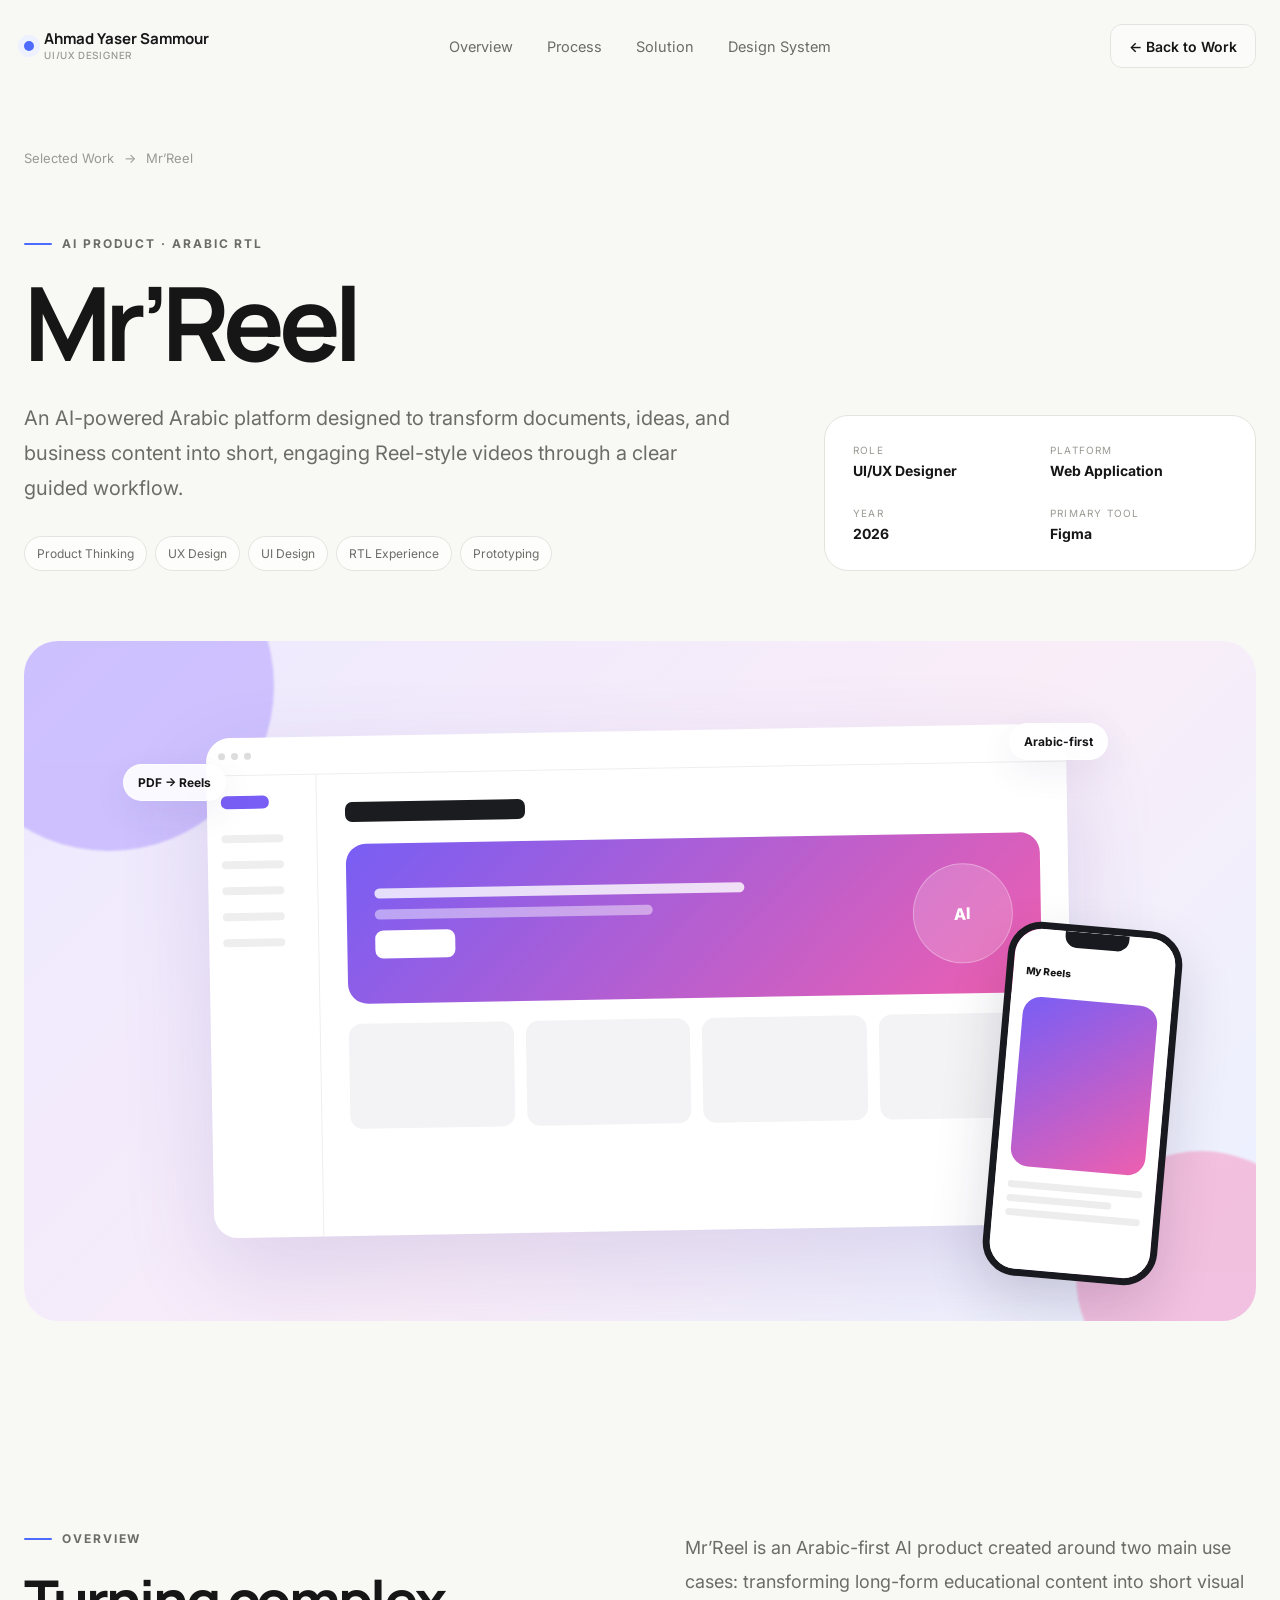
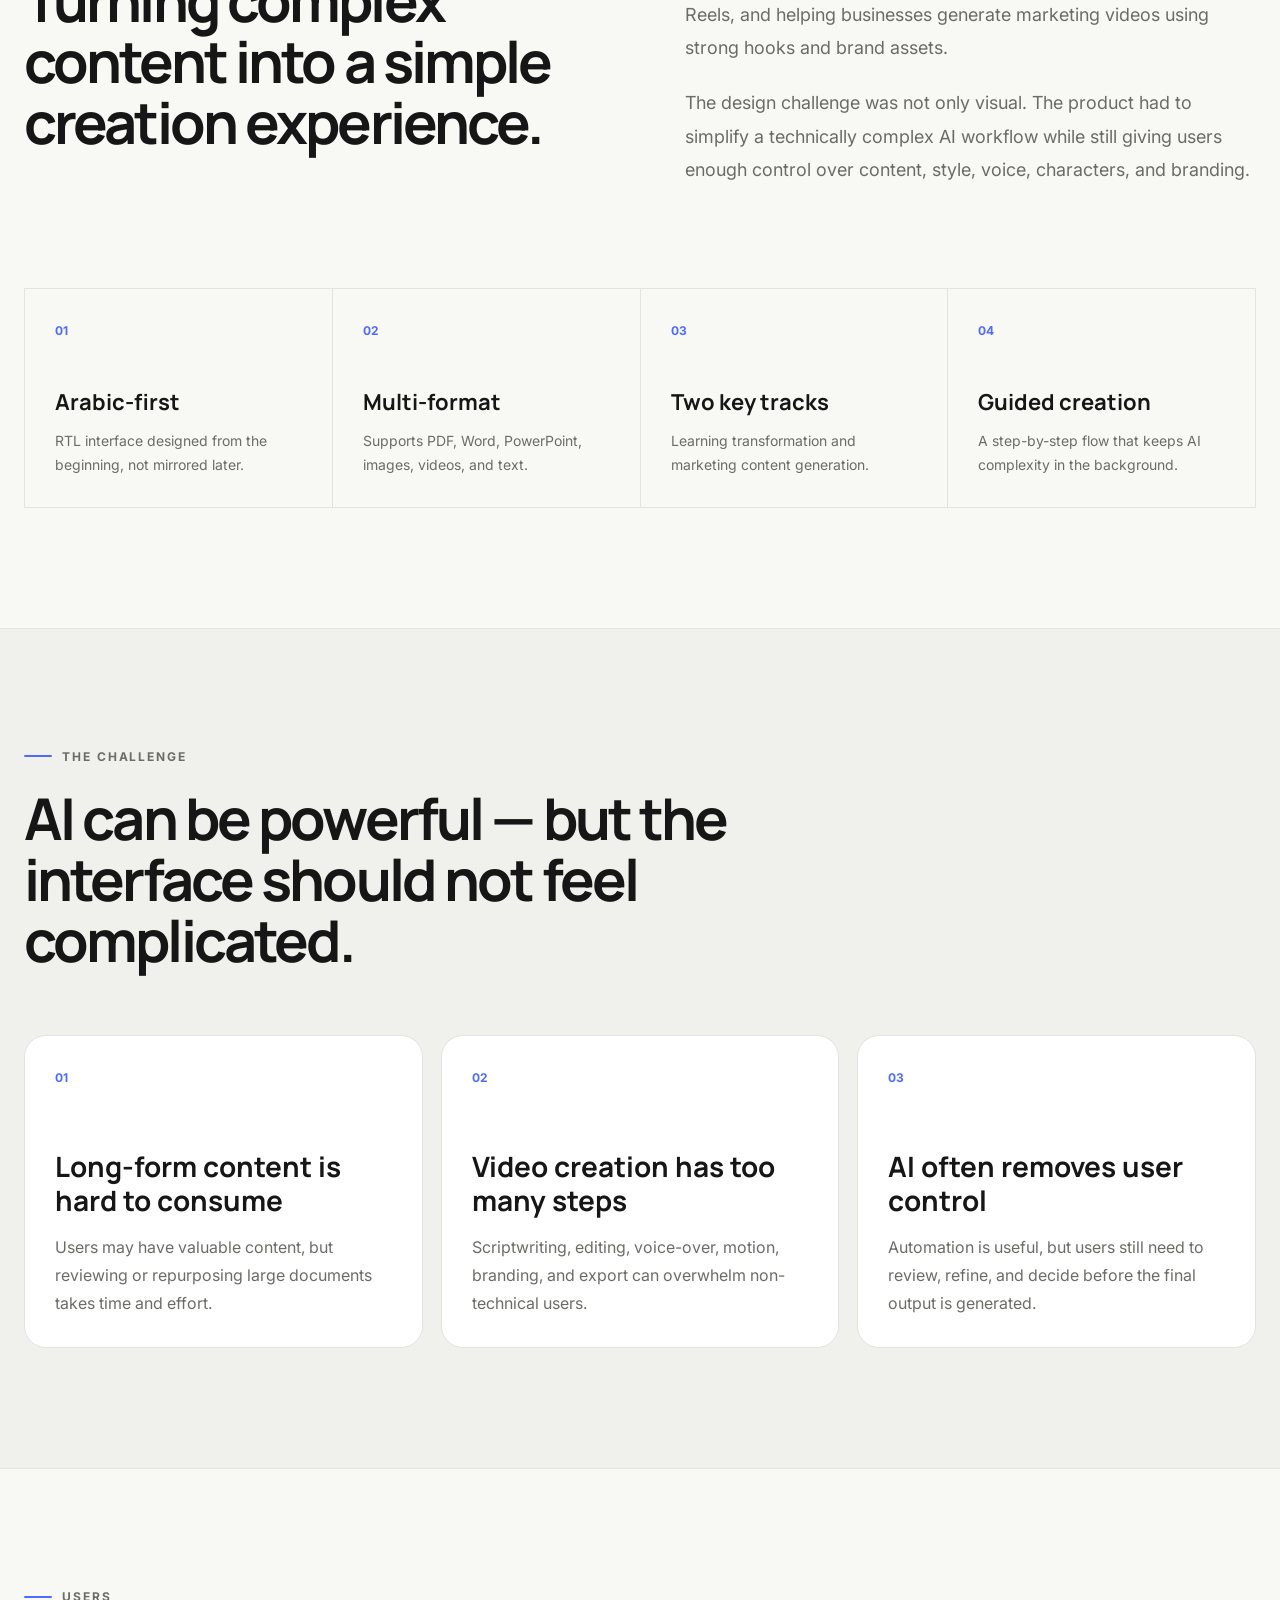
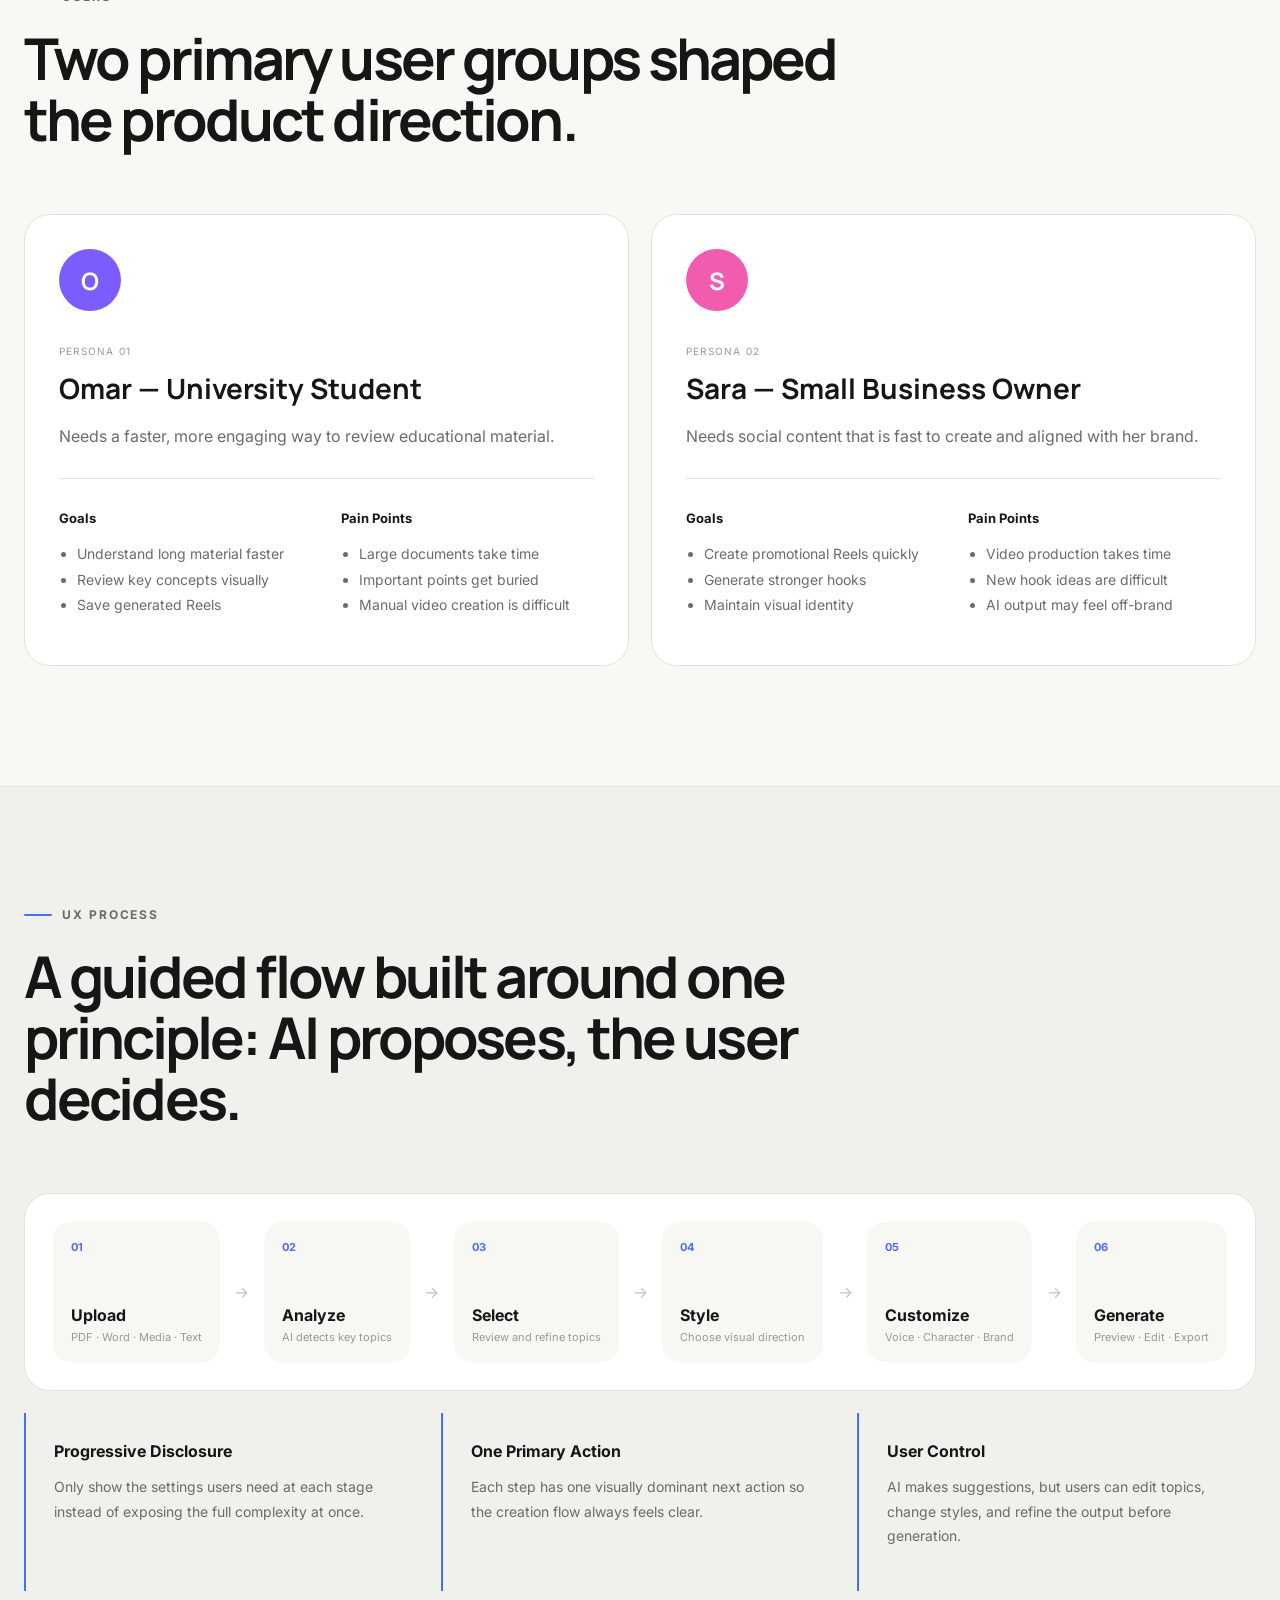
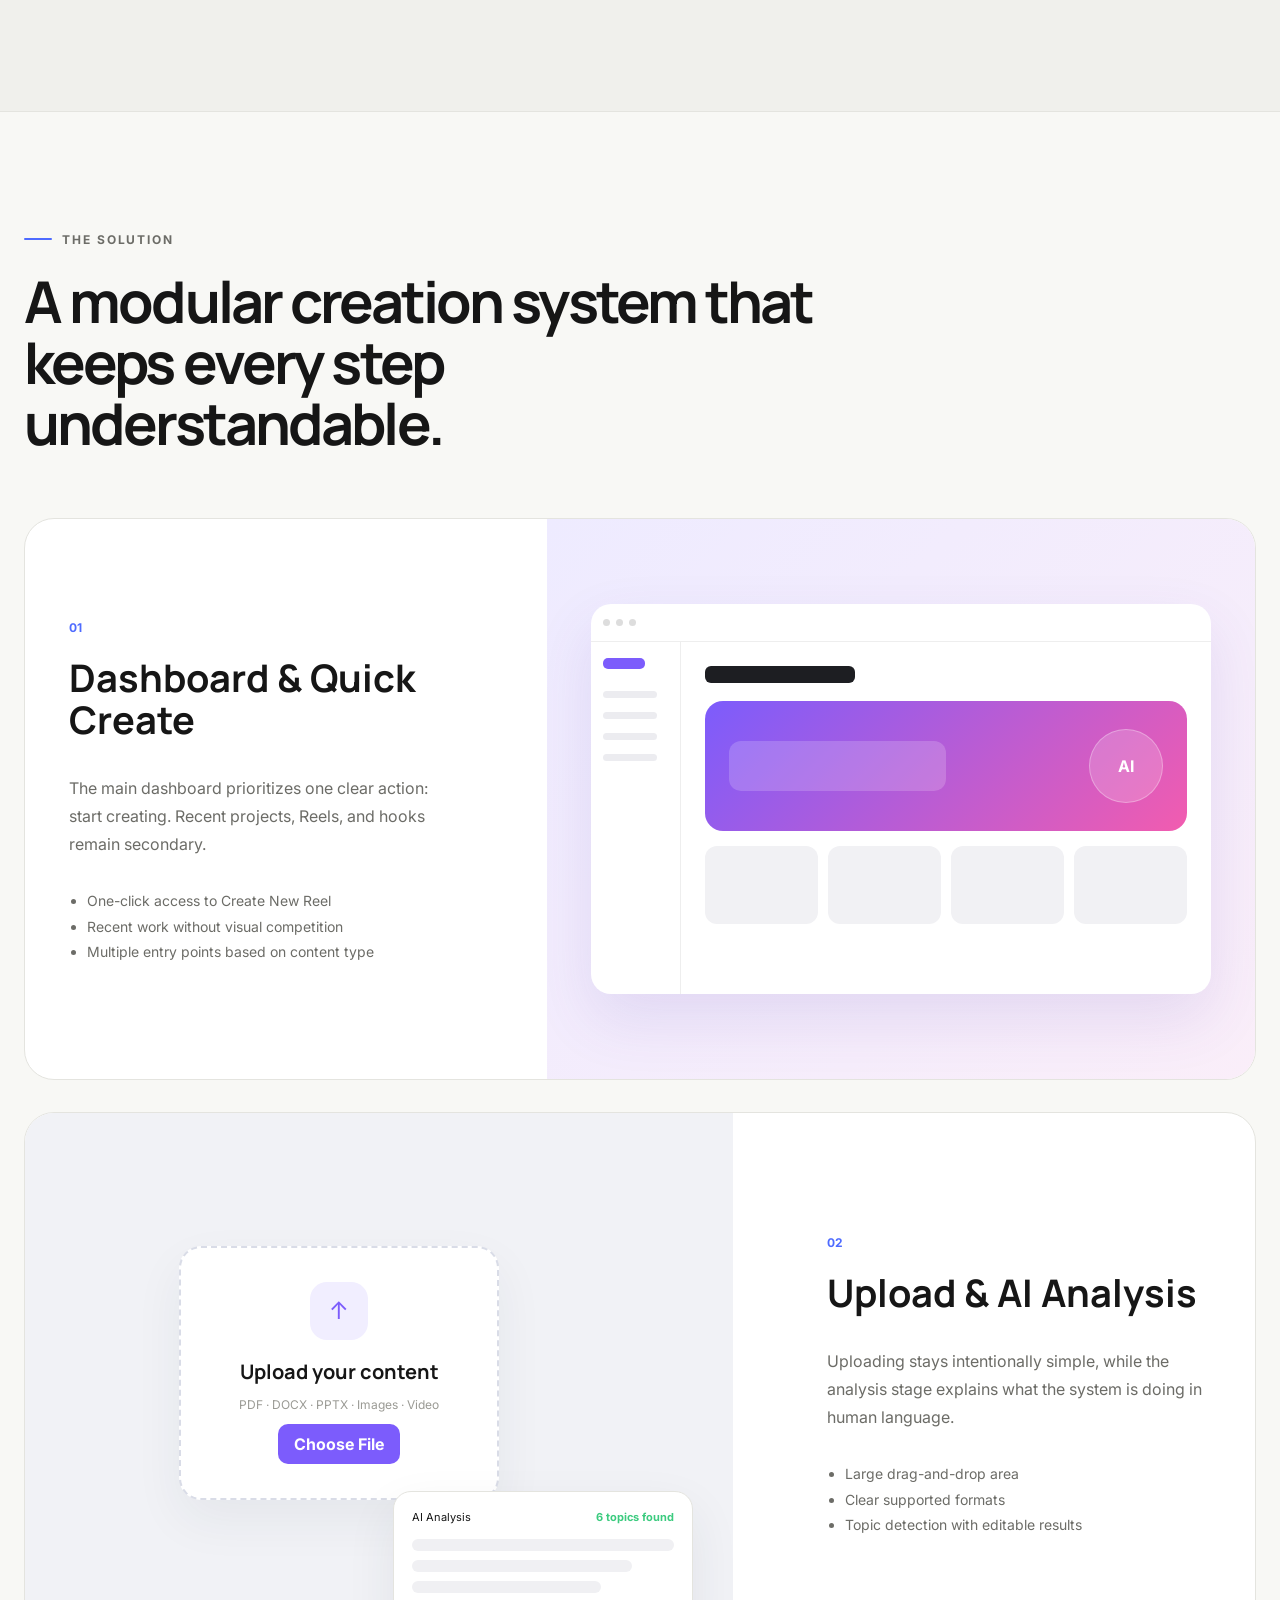
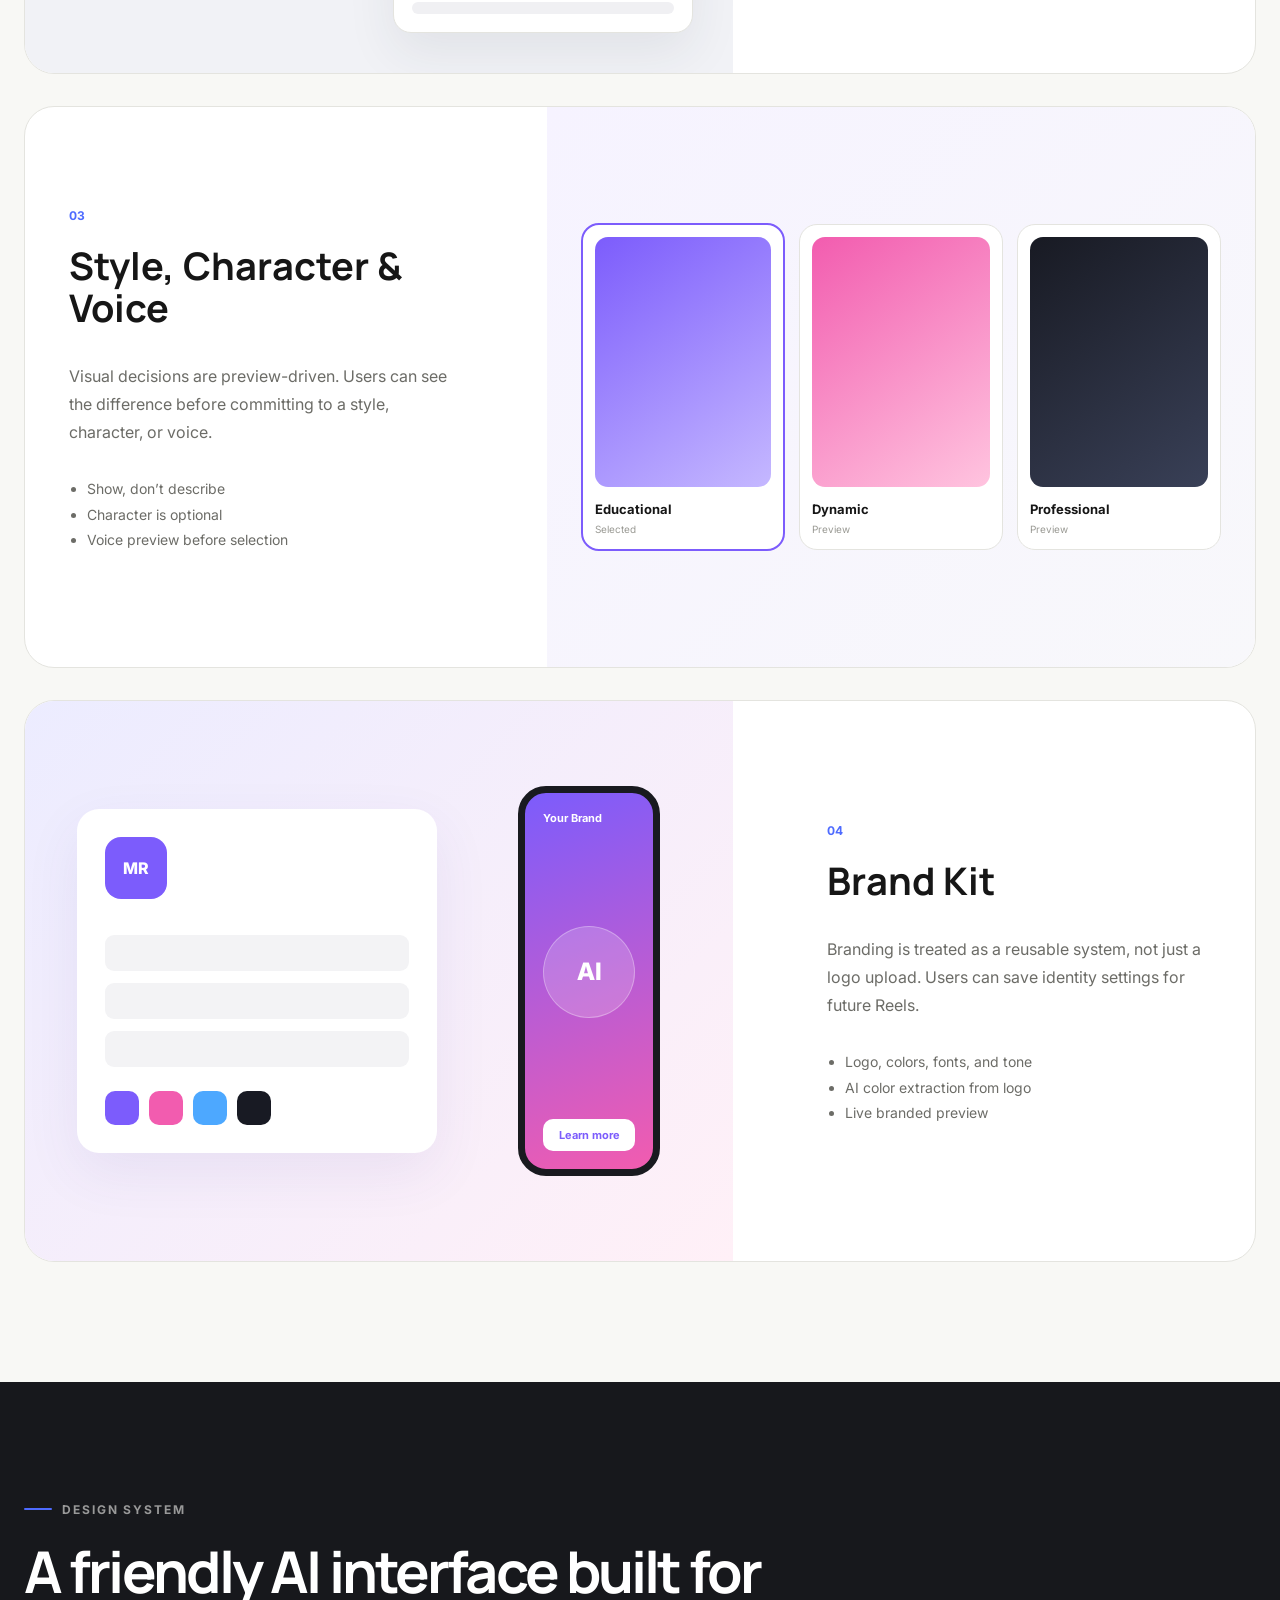
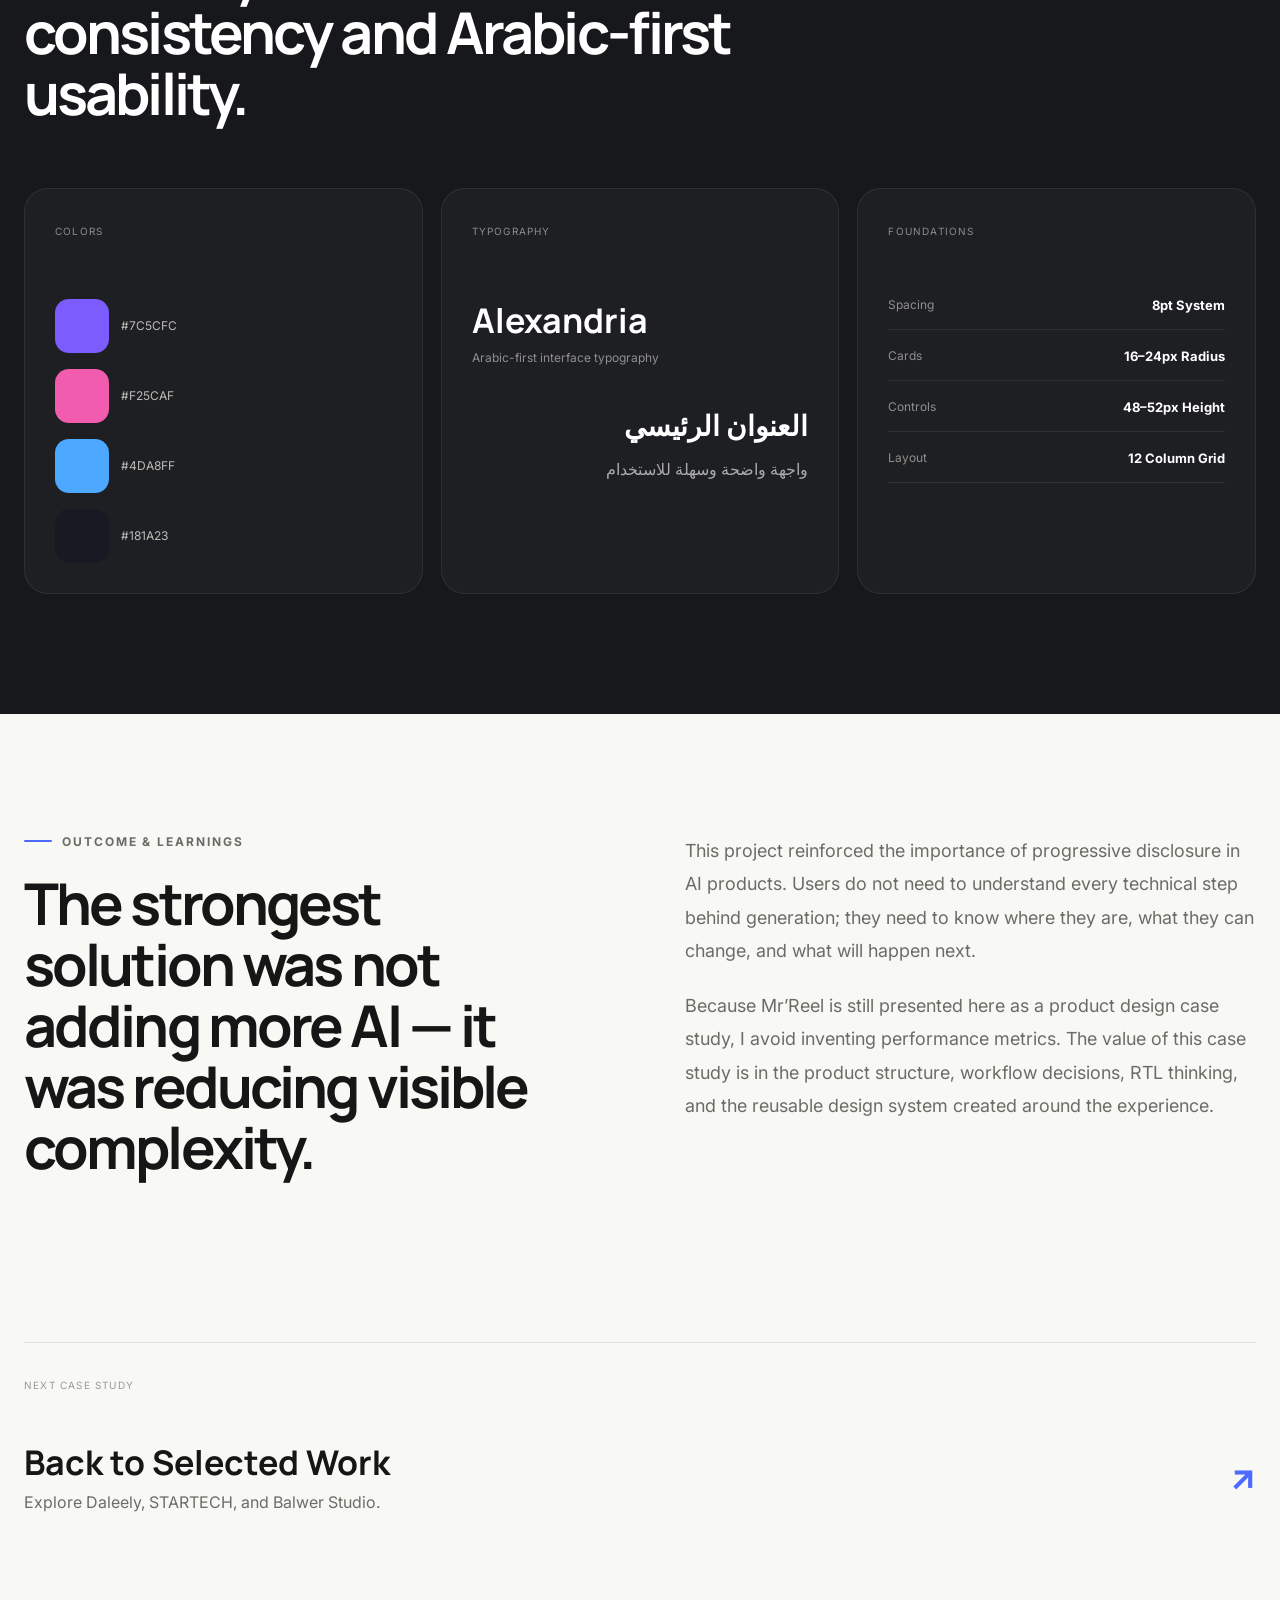
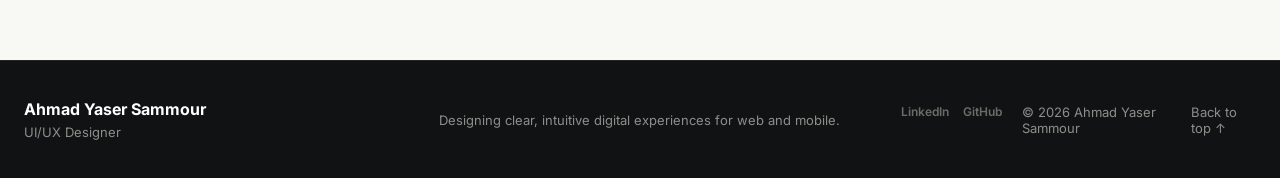
<file: portfolio/work/mrreel/index.html>
<!DOCTYPE html>

<html lang="en">
<head>
<meta charset="utf-8"/>
<meta content="width=device-width, initial-scale=1.0" name="viewport"/>
<meta content="UI/UX case study for Mr’Reel, an Arabic-first AI content creation product." name="description"/>
<title>Mr’Reel Case Study — Ahmad Yaser Sammour</title>
<link href="https://fonts.googleapis.com" rel="preconnect"/>
<link crossorigin="" href="https://fonts.gstatic.com" rel="preconnect"/>
<link href="https://fonts.googleapis.com/css2?family=Inter:wght@400;500;600;700&amp;family=Manrope:wght@500;600;700&amp;display=swap" rel="stylesheet"/>
<link href="../../styles-1.css" rel="stylesheet"/><link href="../../styles-2.css" rel="stylesheet"/><link href="../../styles-3.css" rel="stylesheet"/><link href="../../styles-4.css" rel="stylesheet"/><link href="../../styles-5.css" rel="stylesheet"/><link href="../../styles-6.css" rel="stylesheet"/>
<link href="../../assets/favicon.svg" rel="icon" type="image/svg+xml"/><link href="https://balwerstudio.github.io/portfolio/work/mrreel/" rel="canonical"/><meta content="https://balwerstudio.github.io/portfolio/work/mrreel/" property="og:url"/><link href="../../site.webmanifest" rel="manifest"/><meta content="Ahmad Yaser Sammour" name="author"/><meta content="index, follow" name="robots"/><meta content="#F6F6F3" name="theme-color"/><meta content="article" property="og:type"/><meta content="Mr’Reel Case Study — Ahmad Yaser Sammour" property="og:title"/><meta content="UI/UX case study for Mr’Reel, an Arabic-first AI content creation product." property="og:description"/><meta content="summary" name="twitter:card"/><meta content="Mr’Reel Case Study — Ahmad Yaser Sammour" name="twitter:title"/><meta content="UI/UX case study for Mr’Reel, an Arabic-first AI content creation product." name="twitter:description"/><script type="application/ld+json">{"@context": "https://schema.org", "@type": "CreativeWork", "name": "Mr’Reel", "author": {"@type": "Person", "name": "Ahmad Yaser Sammour", "sameAs": ["https://www.linkedin.com/in/ahmad-sammour-0a0338221", "https://github.com/ahmadysamour"]}, "dateCreated": "2026", "description": "UI/UX case study for Mr’Reel, an Arabic-first AI content creation product.", "url": "https://balwerstudio.github.io/portfolio/work/mrreel/"}</script></head>
<body class="case-body"><a class="skip-link" href="#main-content">Skip to content</a>
<header class="site-header">
<div class="container nav-wrap">
<a aria-label="Back to portfolio" class="brand" href="../../"><span class="brand-dot"></span><span class="brand-name">Ahmad Yaser Sammour</span><small>UI/UX Designer</small></a>
<nav aria-label="Case study navigation" class="desktop-nav"><a href="#overview">Overview</a><a href="#process">Process</a><a href="#solution">Solution</a><a href="#system">Design System</a></nav>
<a class="btn btn-small btn-outline desktop-cv" href="../../#work">← Back to Work</a><button aria-expanded="false" aria-label="Open menu" class="menu-btn"><span></span><span></span></button>
</div><div class="mobile-menu"><a href="#overview">Overview</a><a href="#process">Process</a><a href="#solution">Solution</a><a href="#system">Design System</a><a href="../../#work">Back to Work</a></div>
</header>
<main id="top" tabindex="-1"><span aria-hidden="true" class="sr-anchor" id="main-content"></span>
<section class="case-hero"><div class="container"><div class="case-breadcrumb reveal"><a href="../../#work">Selected Work</a><span>→</span><span>Mr’Reel</span></div><div class="case-hero-grid"><div class="case-hero-copy reveal"><div class="eyebrow"><span></span> AI PRODUCT · ARABIC RTL</div><h1>Mr’Reel</h1><p class="case-lead">An AI-powered Arabic platform designed to transform documents, ideas, and business content into short, engaging Reel-style videos through a clear guided workflow.</p><div class="case-tags"><span>Product Thinking</span><span>UX Design</span><span>UI Design</span><span>RTL Experience</span><span>Prototyping</span></div></div><aside class="case-meta-card reveal delay-1"><div><small>ROLE</small><strong>UI/UX Designer</strong></div><div><small>PLATFORM</small><strong>Web Application</strong></div><div><small>YEAR</small><strong>2026</strong></div><div><small>PRIMARY TOOL</small><strong>Figma</strong></div></aside></div><div class="case-cover reveal"><div class="case-cover-glow glow-a"></div><div class="case-cover-glow glow-b"></div><div class="case-browser"><div class="browser-bar"><i></i><i></i><i></i></div><div class="mr-layout"><div class="mr-side"><div class="mr-logo"></div><span></span><span></span><span></span><span></span><span></span></div><div class="mr-main"><div class="mr-title"></div><div class="mr-banner"><div><span></span><span></span><b></b></div><div class="orb-face">AI</div></div><div class="mr-cards"><i></i><i></i><i></i><i></i></div></div></div></div><div class="case-phone"><div class="phone-notch"></div><div class="phone-ui"><span class="mini-label">My Reels</span><div class="reel-preview-block"></div><div class="phone-lines"><i></i><i></i><i></i></div></div></div><div class="case-chip chip-one">PDF → Reels</div><div class="case-chip chip-two">Arabic-first</div></div></div></section>
<section class="case-section" id="overview"><div class="container case-two-col"><div class="case-section-head reveal"><div class="eyebrow"><span></span> OVERVIEW</div><h2>Turning complex content into a simple creation experience.</h2></div><div class="case-copy reveal delay-1"><p>Mr’Reel is an Arabic-first AI product created around two main use cases: transforming long-form educational content into short visual Reels, and helping businesses generate marketing videos using strong hooks and brand assets.</p><p>The design challenge was not only visual. The product had to simplify a technically complex AI workflow while still giving users enough control over content, style, voice, characters, and branding.</p></div></div><div class="container"><div class="case-stat-grid reveal"><article><span>01</span><strong>Arabic-first</strong><p>RTL interface designed from the beginning, not mirrored later.</p></article><article><span>02</span><strong>Multi-format</strong><p>Supports PDF, Word, PowerPoint, images, videos, and text.</p></article><article><span>03</span><strong>Two key tracks</strong><p>Learning transformation and marketing content generation.</p></article><article><span>04</span><strong>Guided creation</strong><p>A step-by-step flow that keeps AI complexity in the background.</p></article></div></div></section>
<section class="case-section soft-case-bg"><div class="container"><div class="case-section-head reveal"><div class="eyebrow"><span></span> THE CHALLENGE</div><h2>AI can be powerful — but the interface should not feel complicated.</h2></div><div class="challenge-grid"><article class="challenge-card reveal"><span>01</span><h3>Long-form content is hard to consume</h3><p>Users may have valuable content, but reviewing or repurposing large documents takes time and effort.</p></article><article class="challenge-card reveal delay-1"><span>02</span><h3>Video creation has too many steps</h3><p>Scriptwriting, editing, voice-over, motion, branding, and export can overwhelm non-technical users.</p></article><article class="challenge-card reveal delay-2"><span>03</span><h3>AI often removes user control</h3><p>Automation is useful, but users still need to review, refine, and decide before the final output is generated.</p></article></div></div></section>
<section class="case-section"><div class="container"><div class="case-section-head reveal"><div class="eyebrow"><span></span> USERS</div><h2>Two primary user groups shaped the product direction.</h2></div><div class="persona-grid"><article class="persona-card reveal"><div class="persona-avatar">O</div><div class="persona-top"><span>PERSONA 01</span><h3>Omar — University Student</h3><p>Needs a faster, more engaging way to review educational material.</p></div><div class="persona-columns"><div><strong>Goals</strong><ul><li>Understand long material faster</li><li>Review key concepts visually</li><li>Save generated Reels</li></ul></div><div><strong>Pain Points</strong><ul><li>Large documents take time</li><li>Important points get buried</li><li>Manual video creation is difficult</li></ul></div></div></article><article class="persona-card reveal delay-1"><div class="persona-avatar pink">S</div><div class="persona-top"><span>PERSONA 02</span><h3>Sara — Small Business Owner</h3><p>Needs social content that is fast to create and aligned with her brand.</p></div><div class="persona-columns"><div><strong>Goals</strong><ul><li>Create promotional Reels quickly</li><li>Generate stronger hooks</li><li>Maintain visual identity</li></ul></div><div><strong>Pain Points</strong><ul><li>Video production takes time</li><li>New hook ideas are difficult</li><li>AI output may feel off-brand</li></ul></div></div></article></div></div></section>
<section class="case-section soft-case-bg" id="process"><div class="container"><div class="case-section-head reveal"><div class="eyebrow"><span></span> UX PROCESS</div><h2>A guided flow built around one principle: AI proposes, the user decides.</h2></div><div class="flow-wrap reveal"><div class="flow-step"><span>01</span><strong>Upload</strong><small>PDF · Word · Media · Text</small></div><i>→</i><div class="flow-step"><span>02</span><strong>Analyze</strong><small>AI detects key topics</small></div><i>→</i><div class="flow-step"><span>03</span><strong>Select</strong><small>Review and refine topics</small></div><i>→</i><div class="flow-step"><span>04</span><strong>Style</strong><small>Choose visual direction</small></div><i>→</i><div class="flow-step"><span>05</span><strong>Customize</strong><small>Voice · Character · Brand</small></div><i>→</i><div class="flow-step"><span>06</span><strong>Generate</strong><small>Preview · Edit · Export</small></div></div><div class="ux-principles"><article class="reveal"><span>Progressive Disclosure</span><p>Only show the settings users need at each stage instead of exposing the full complexity at once.</p></article><article class="reveal delay-1"><span>One Primary Action</span><p>Each step has one visually dominant next action so the creation flow always feels clear.</p></article><article class="reveal delay-2"><span>User Control</span><p>AI makes suggestions, but users can edit topics, change styles, and refine the output before generation.</p></article></div></div></section>
<section class="case-section" id="solution"><div class="container"><div class="case-section-head reveal"><div class="eyebrow"><span></span> THE SOLUTION</div><h2>A modular creation system that keeps every step understandable.</h2></div><div class="solution-showcase"><article class="solution-block reveal"><div class="solution-copy"><span class="solution-no">01</span><h3>Dashboard &amp; Quick Create</h3><p>The main dashboard prioritizes one clear action: start creating. Recent projects, Reels, and hooks remain secondary.</p><ul><li>One-click access to Create New Reel</li><li>Recent work without visual competition</li><li>Multiple entry points based on content type</li></ul></div><div class="solution-visual dashboard-visual"><div class="mini-browser"><div class="browser-bar"><i></i><i></i><i></i></div><div class="dash-shell"><aside><b></b><span></span><span></span><span></span><span></span></aside><main><div class="dash-title"></div><div class="dash-banner"><div></div><span>AI</span></div><div class="dash-cards"><i></i><i></i><i></i><i></i></div></main></div></div></div></article><article class="solution-block reverse reveal"><div class="solution-copy"><span class="solution-no">02</span><h3>Upload &amp; AI Analysis</h3><p>Uploading stays intentionally simple, while the analysis stage explains what the system is doing in human language.</p><ul><li>Large drag-and-drop area</li><li>Clear supported formats</li><li>Topic detection with editable results</li></ul></div><div class="solution-visual upload-visual"><div class="upload-card"><div class="upload-icon">↑</div><h4>Upload your content</h4><p>PDF · DOCX · PPTX · Images · Video</p><button>Choose File</button></div><div class="analysis-panel"><div class="analysis-head"><span>AI Analysis</span><b>6 topics found</b></div><i></i><i></i><i></i><i></i></div></div></article><article class="solution-block reveal"><div class="solution-copy"><span class="solution-no">03</span><h3>Style, Character &amp; Voice</h3><p>Visual decisions are preview-driven. Users can see the difference before committing to a style, character, or voice.</p><ul><li>Show, don’t describe</li><li>Character is optional</li><li>Voice preview before selection</li></ul></div><div class="solution-visual style-visual"><div class="style-card selected"><div class="style-preview purple"></div><b>Educational</b><span>Selected</span></div><div class="style-card"><div class="style-preview pink"></div><b>Dynamic</b><span>Preview</span></div><div class="style-card"><div class="style-preview dark"></div><b>Professional</b><span>Preview</span></div></div></article><article class="solution-block reverse reveal"><div class="solution-copy"><span class="solution-no">04</span><h3>Brand Kit</h3><p>Branding is treated as a reusable system, not just a logo upload. Users can save identity settings for future Reels.</p><ul><li>Logo, colors, fonts, and tone</li><li>AI color extraction from logo</li><li>Live branded preview</li></ul></div><div class="solution-visual brand-visual"><div class="brand-panel"><span class="brand-demo-logo">MR</span><div class="brand-fields"><i></i><i></i><i></i></div><div class="swatches"><b></b><b></b><b></b><b></b></div></div><div class="brand-reel"><div class="brand-reel-top">Your Brand</div><div class="brand-reel-center">AI</div><div class="brand-reel-bottom">Learn more</div></div></div></article></div></div></section>
<section class="case-section design-system-section" id="system"><div class="container"><div class="case-section-head reveal"><div class="eyebrow"><span></span> DESIGN SYSTEM</div><h2>A friendly AI interface built for consistency and Arabic-first usability.</h2></div><div class="system-grid"><article class="system-card reveal"><span class="system-label">COLORS</span><div class="color-list"><div><b style="--swatch:#7C5CFC"></b><span>#7C5CFC</span></div><div><b style="--swatch:#F25CAF"></b><span>#F25CAF</span></div><div><b style="--swatch:#4DA8FF"></b><span>#4DA8FF</span></div><div><b style="--swatch:#181A23"></b><span>#181A23</span></div></div></article><article class="system-card reveal delay-1"><span class="system-label">TYPOGRAPHY</span><div class="type-demo"><strong>Alexandria</strong><span>Arabic-first interface typography</span><b>العنوان الرئيسي</b><p>واجهة واضحة وسهلة للاستخدام</p></div></article><article class="system-card reveal delay-2"><span class="system-label">FOUNDATIONS</span><div class="foundation-list"><div><span>Spacing</span><strong>8pt System</strong></div><div><span>Cards</span><strong>16–24px Radius</strong></div><div><span>Controls</span><strong>48–52px Height</strong></div><div><span>Layout</span><strong>12 Column Grid</strong></div></div></article></div></div></section>
<section class="case-section"><div class="container reflection-grid"><div class="case-section-head reveal"><div class="eyebrow"><span></span> OUTCOME &amp; LEARNINGS</div><h2>The strongest solution was not adding more AI — it was reducing visible complexity.</h2></div><div class="reflection-copy reveal delay-1"><p>This project reinforced the importance of progressive disclosure in AI products. Users do not need to understand every technical step behind generation; they need to know where they are, what they can change, and what will happen next.</p><p>Because Mr’Reel is still presented here as a product design case study, I avoid inventing performance metrics. The value of this case study is in the product structure, workflow decisions, RTL thinking, and the reusable design system created around the experience.</p></div></div><div class="container next-project reveal"><span>NEXT CASE STUDY</span><a href="../../#work"><div><strong>Back to Selected Work</strong><p>Explore Daleely, STARTECH, and Balwer Studio.</p></div><b>↗</b></a></div></section>
</main><footer class="site-footer"><div class="container footer-grid"><div><strong>Ahmad Yaser Sammour</strong><span>UI/UX Designer</span></div><p>Designing clear, intuitive digital experiences for web and mobile.</p><div class="footer-right"><div class="footer-social"><a href="https://www.linkedin.com/in/ahmad-sammour-0a0338221" rel="noopener noreferrer" target="_blank">LinkedIn</a><a href="https://github.com/ahmadysamour" rel="noopener noreferrer" target="_blank">GitHub</a></div><span>© 2026 Ahmad Yaser Sammour</span><a href="#top">Back to top ↑</a></div></div></footer><script src="../../script.js"></script></body></html>
</file>
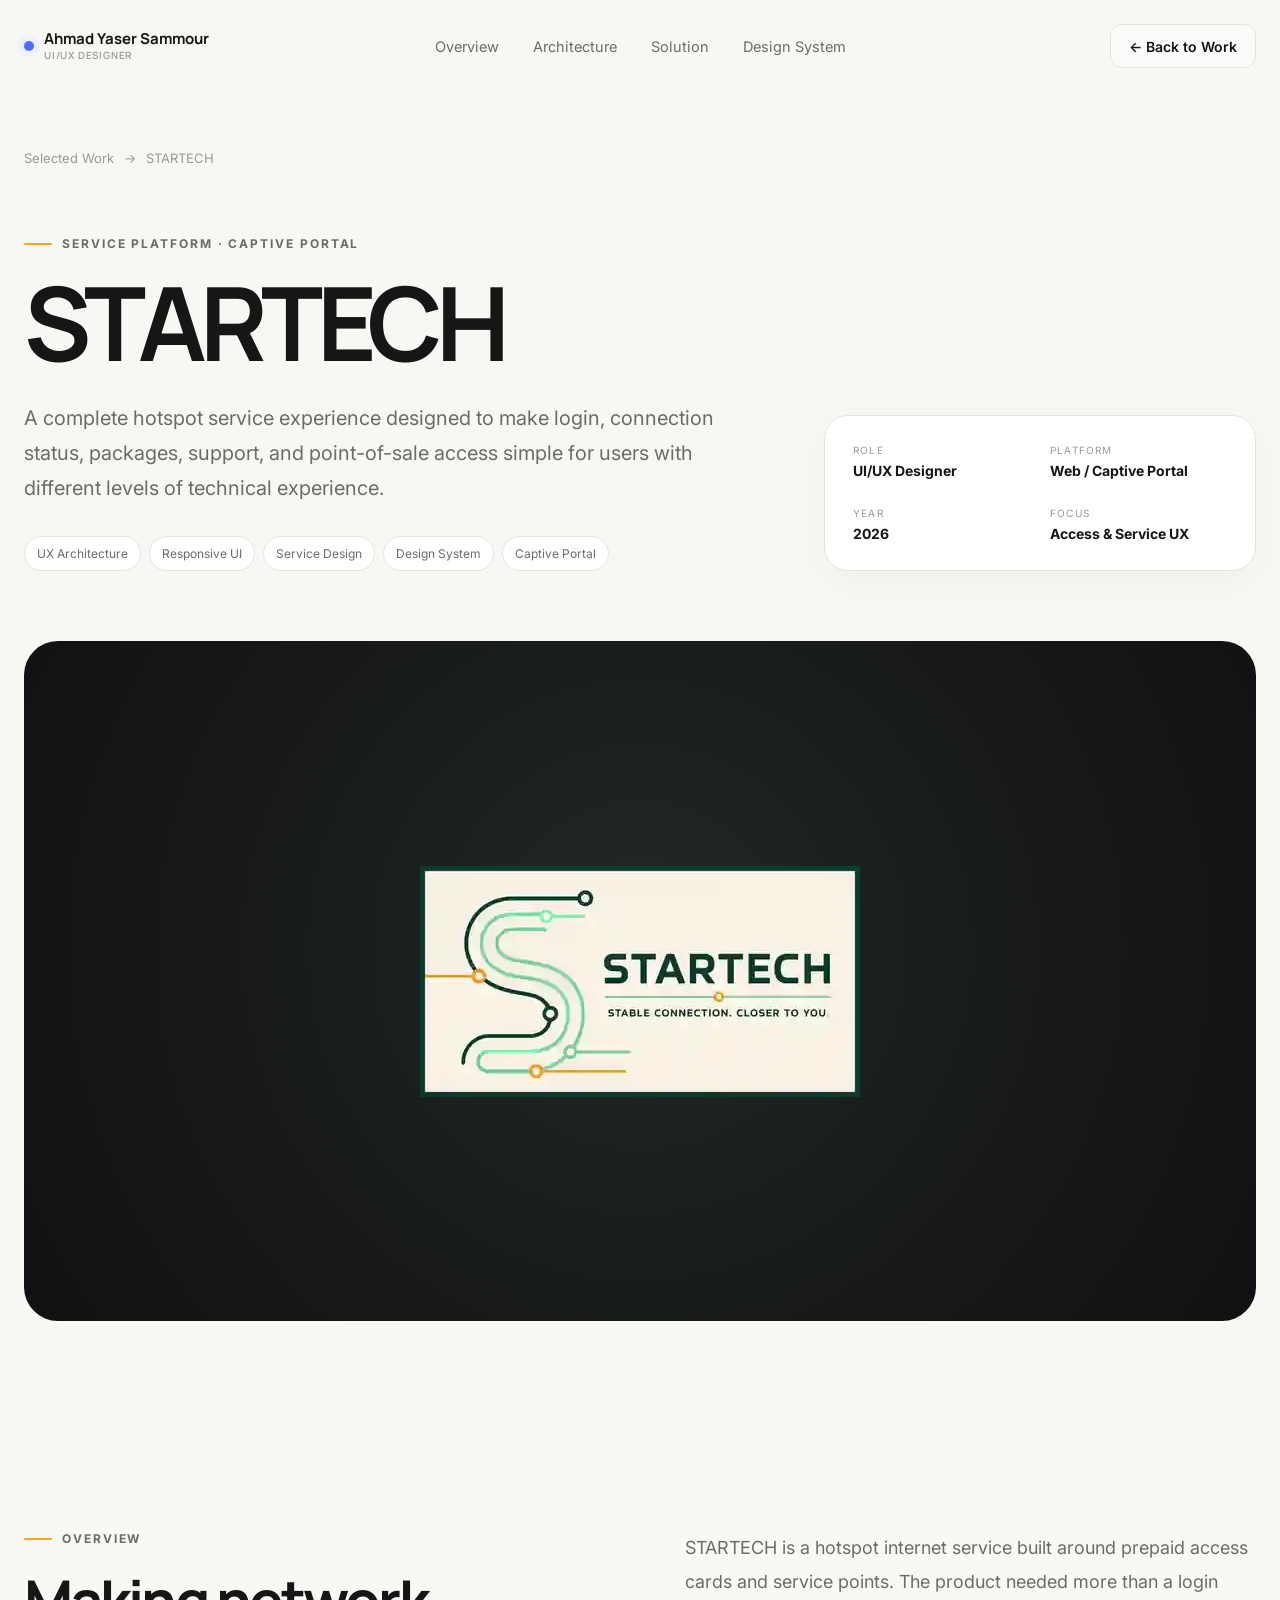
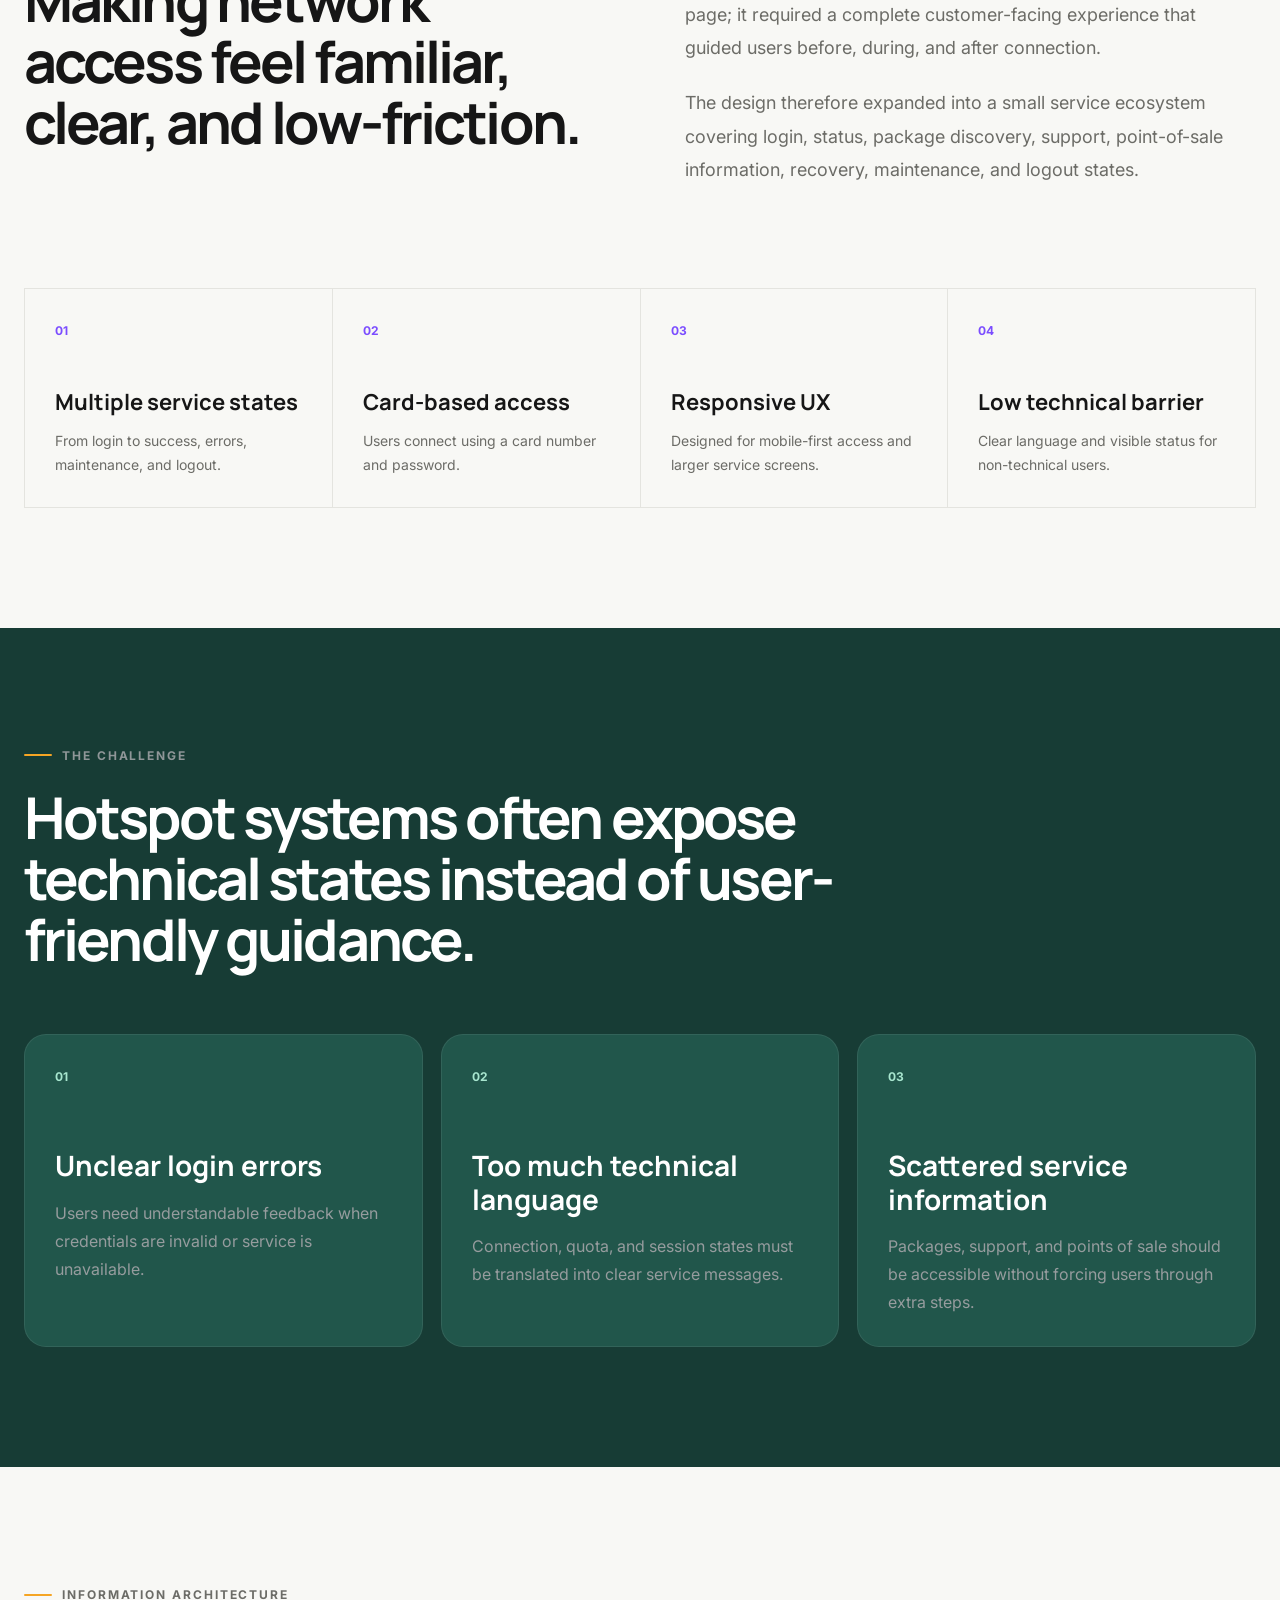
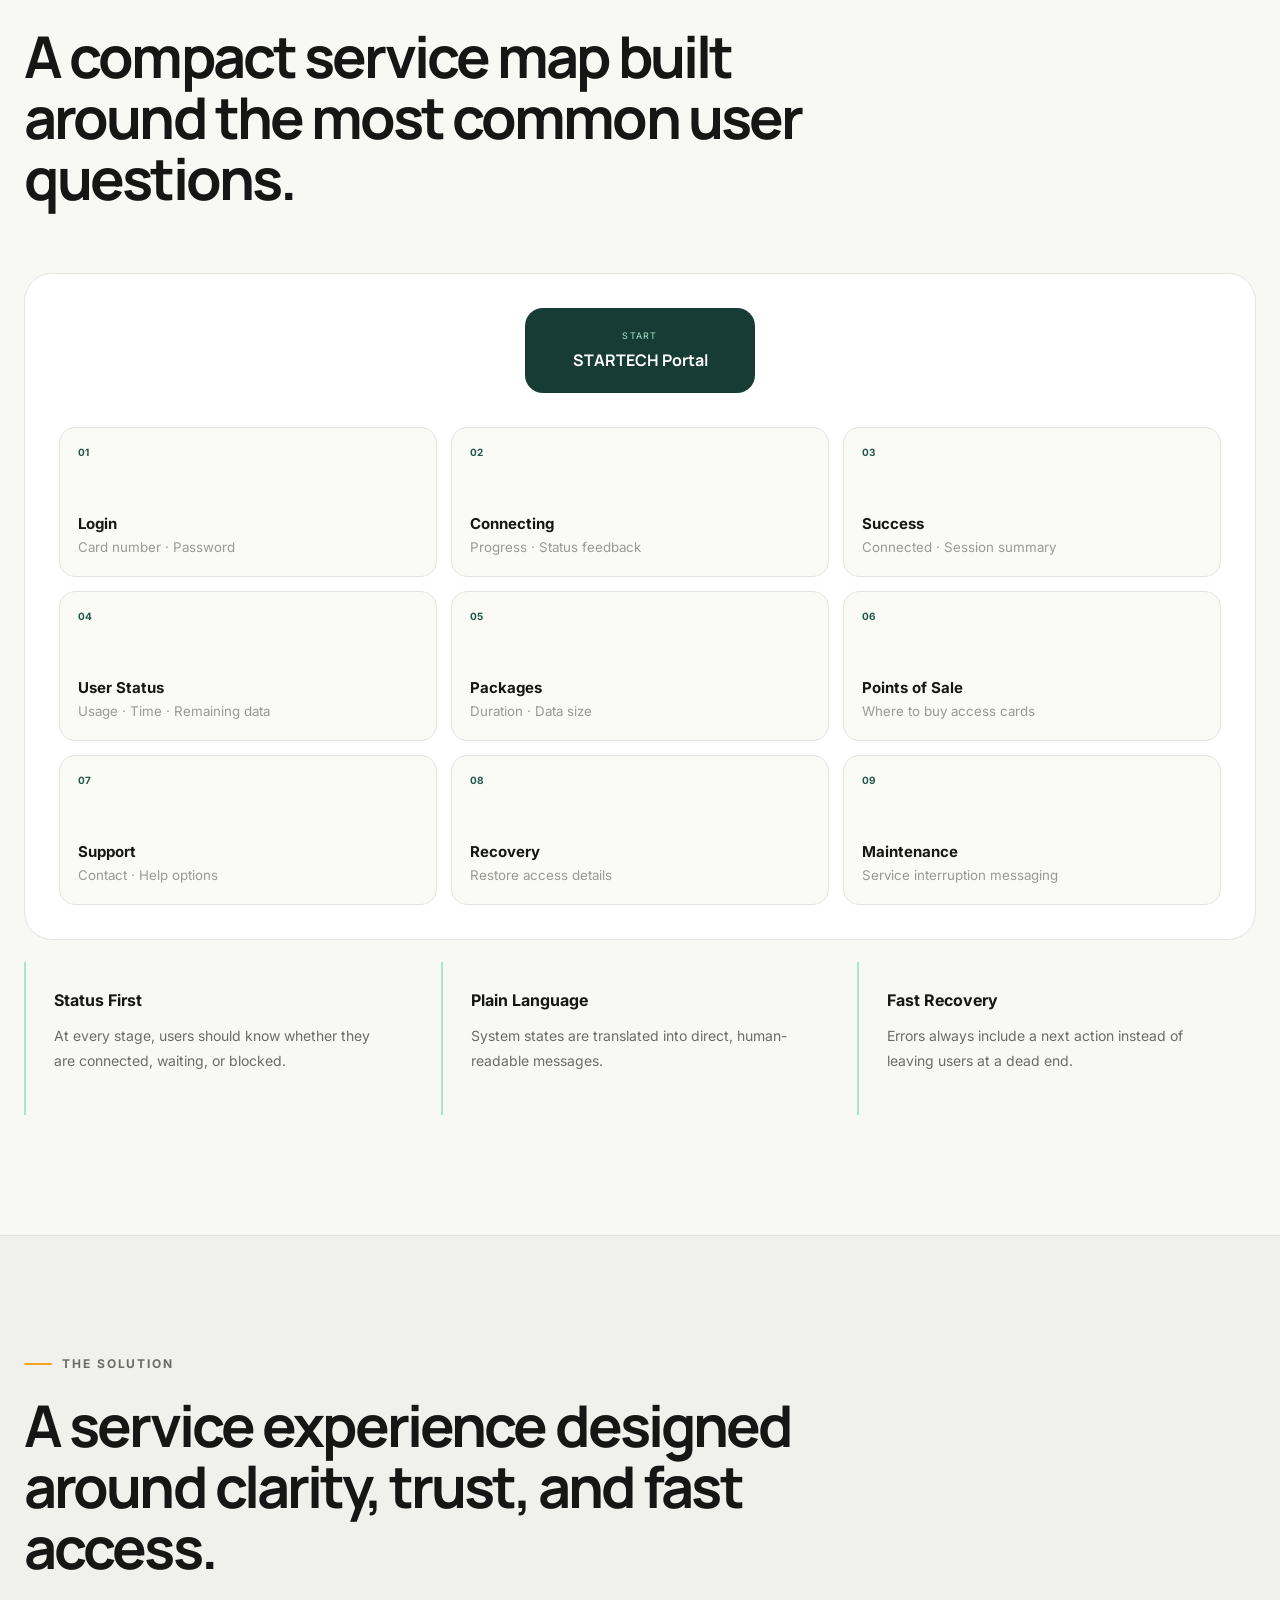
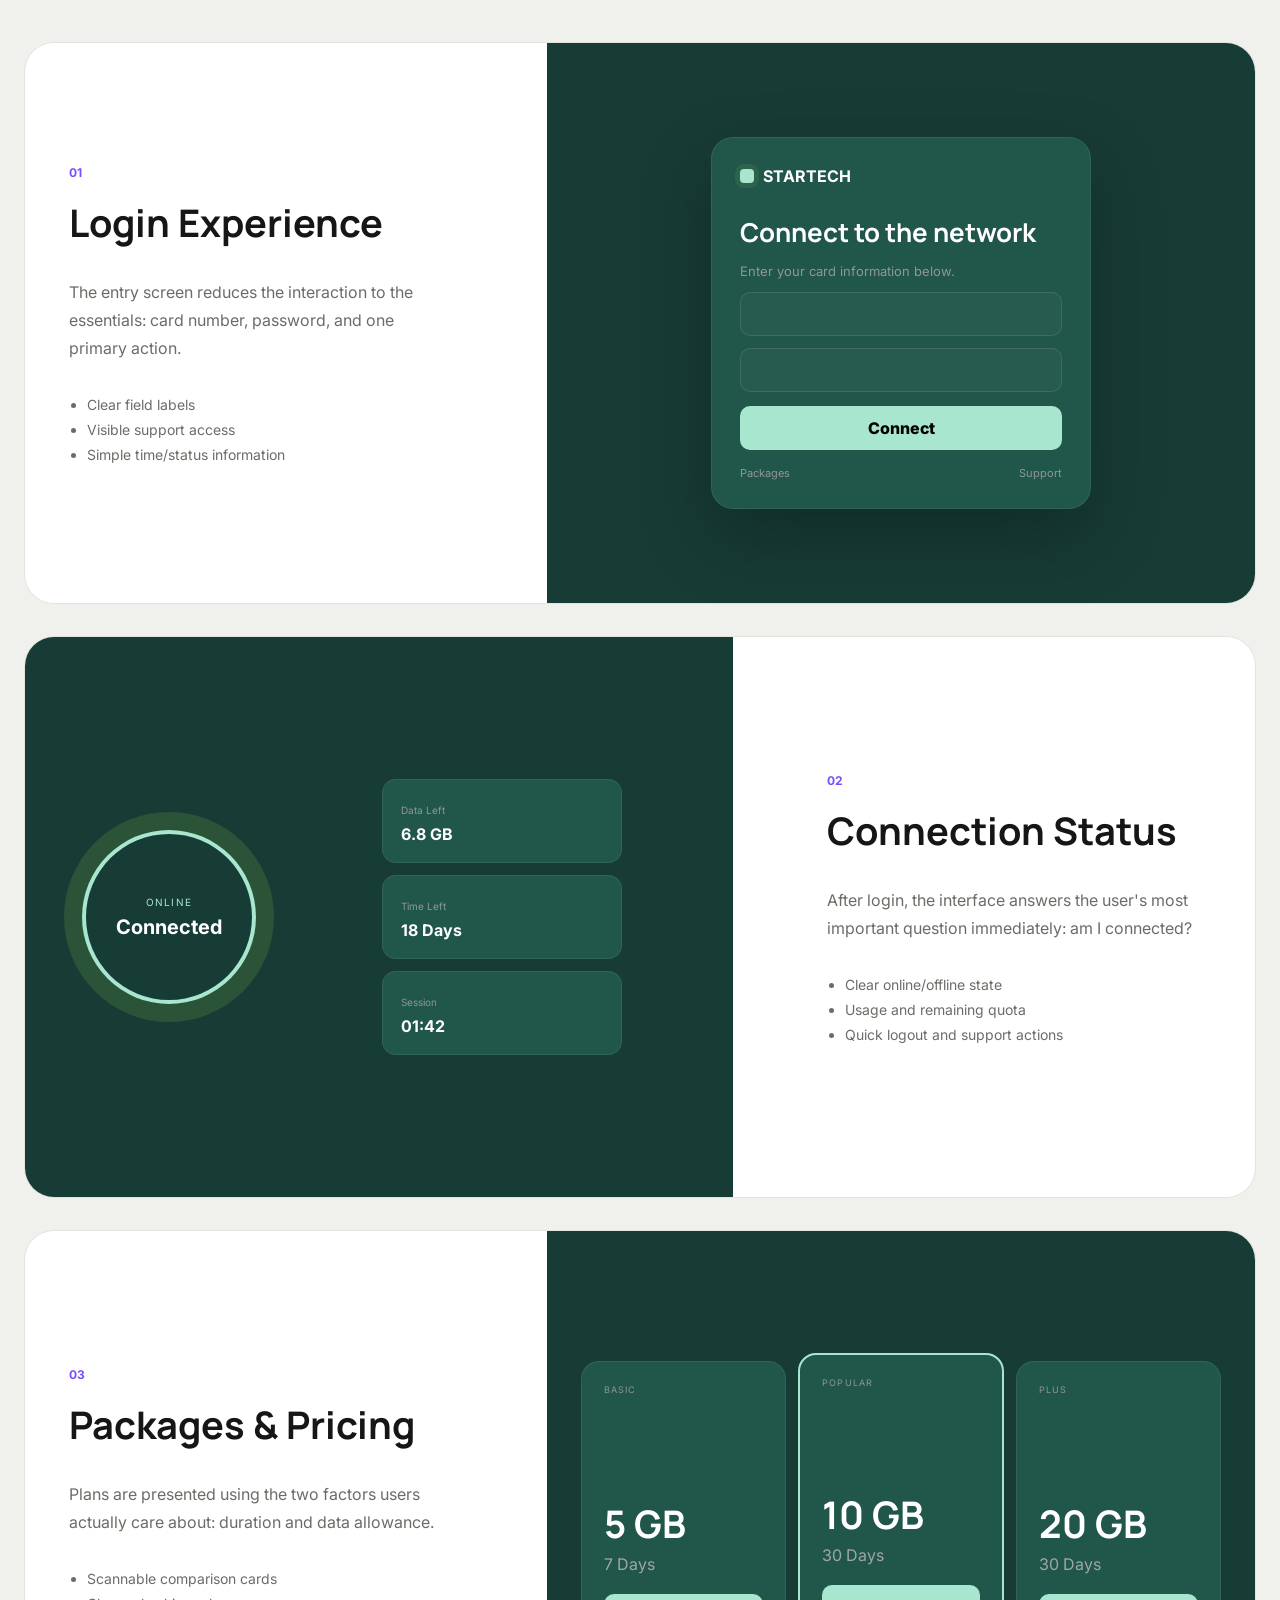
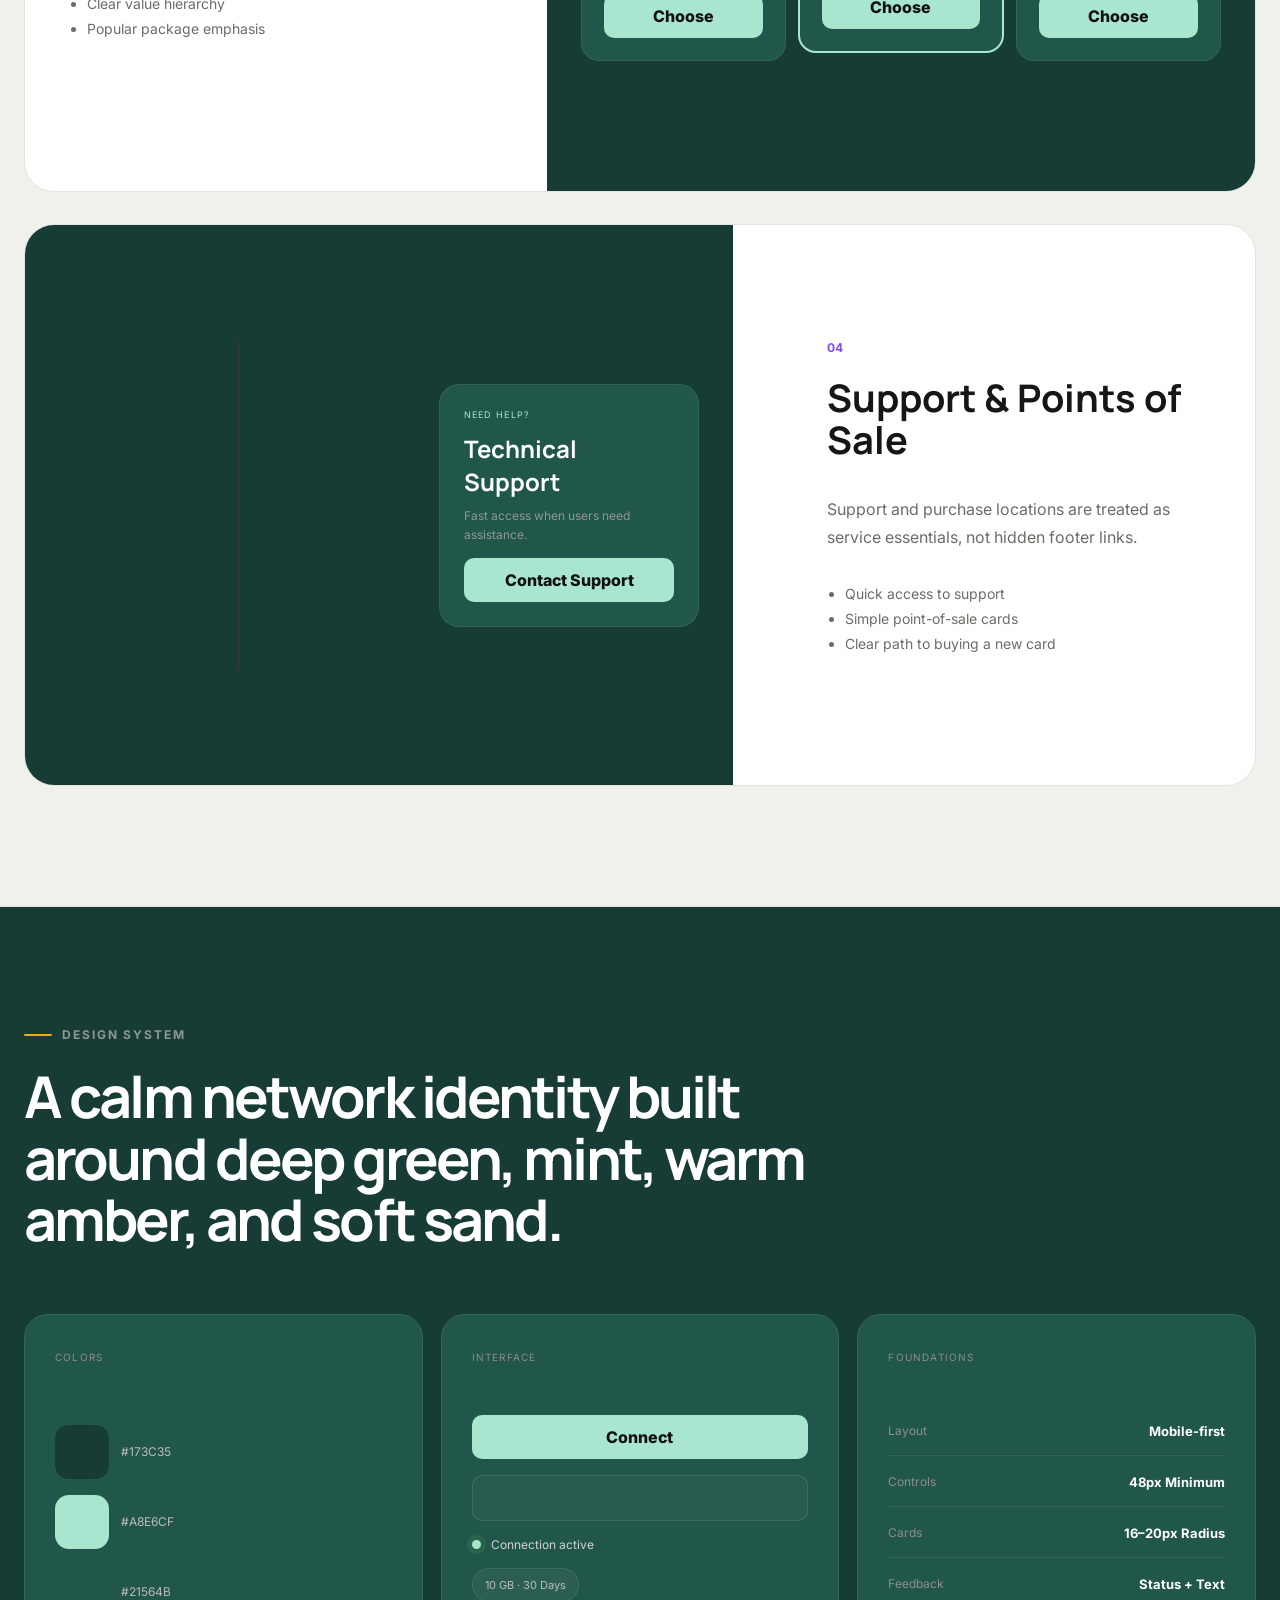
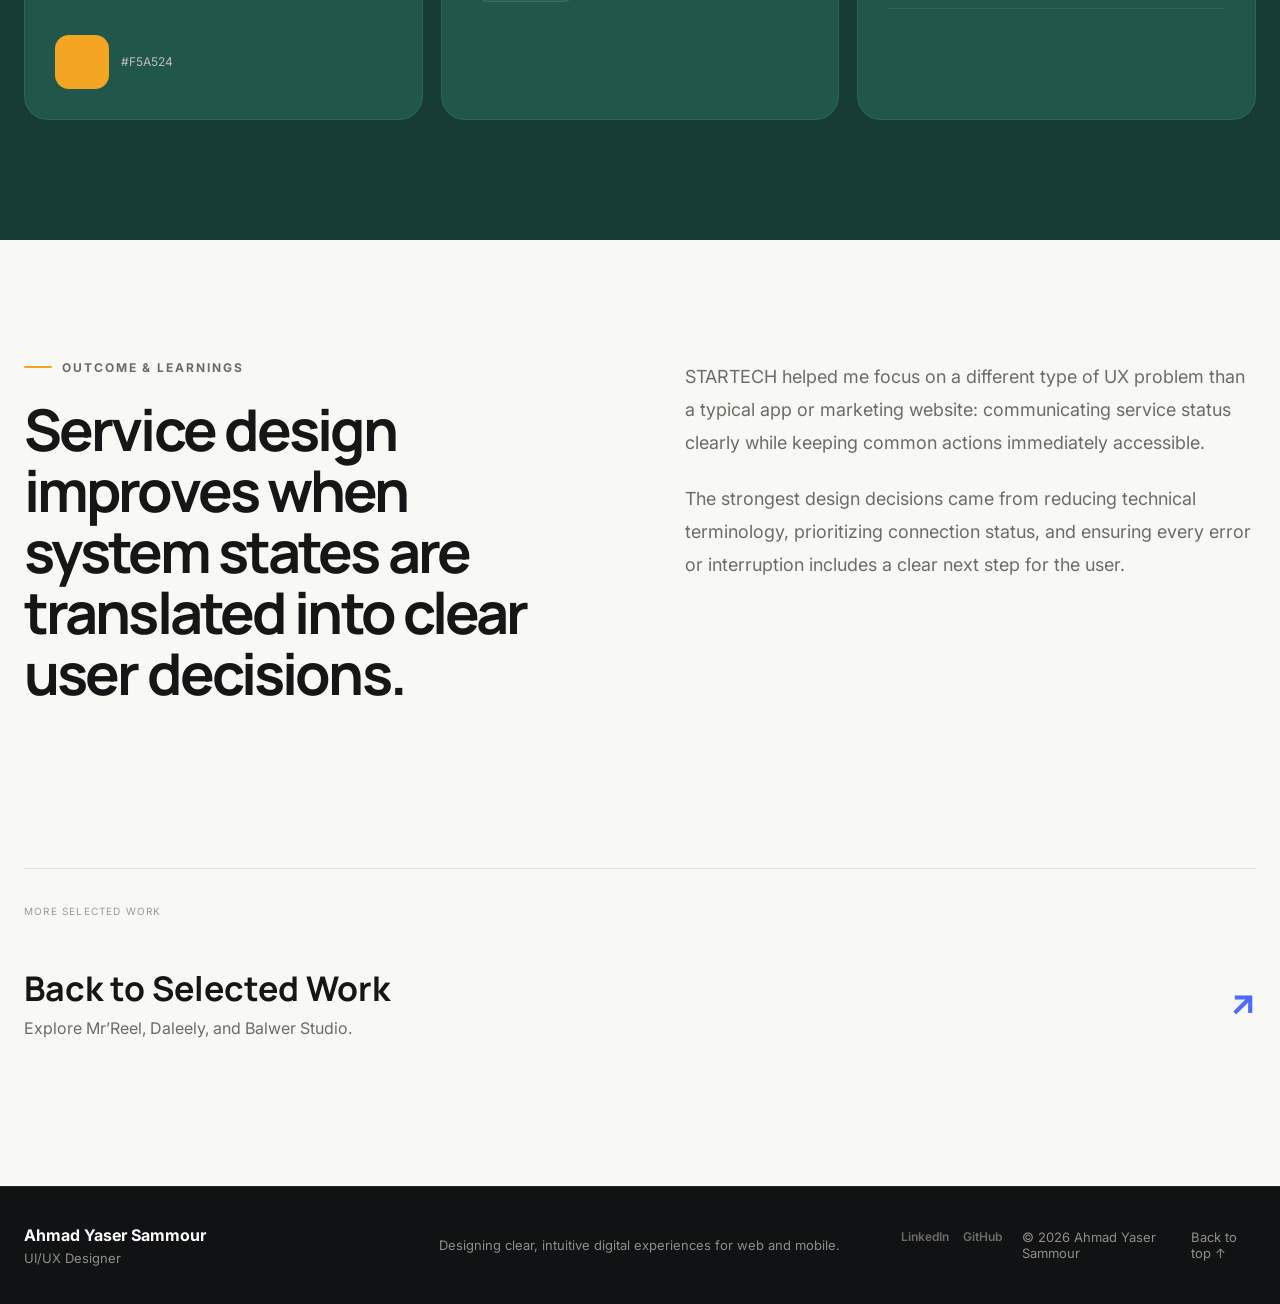
<file: portfolio/work/startech/index.html>
<!DOCTYPE html><html lang="en"><head><meta charset="utf-8"/><meta content="width=device-width, initial-scale=1.0" name="viewport"/><meta content="UI/UX case study for STARTECH, a responsive hotspot and internet service experience." name="description"/><title>STARTECH Case Study — Ahmad Yaser Sammour</title><link href="https://fonts.googleapis.com" rel="preconnect"/><link crossorigin="" href="https://fonts.gstatic.com" rel="preconnect"/><link href="https://fonts.googleapis.com/css2?family=Inter:wght@400;500;600;700&amp;family=Manrope:wght@500;600;700&amp;display=swap" rel="stylesheet"/><link href="../../styles-1.css" rel="stylesheet"/><link href="../../styles-2.css" rel="stylesheet"/><link href="../../styles-3.css" rel="stylesheet"/><link href="../../styles-4.css" rel="stylesheet"/><link href="../../styles-5.css" rel="stylesheet"/><link href="../../styles-6.css" rel="stylesheet"/><link href="../../assets/favicon.svg" rel="icon" type="image/svg+xml"/><link href="https://balwerstudio.github.io/portfolio/work/startech/" rel="canonical"/><meta content="https://balwerstudio.github.io/portfolio/work/startech/" property="og:url"/><link href="../../site.webmanifest" rel="manifest"/><meta content="Ahmad Yaser Sammour" name="author"/><meta content="index, follow" name="robots"/><meta content="#F6F6F3" name="theme-color"/><meta content="article" property="og:type"/><meta content="STARTECH Case Study — Ahmad Yaser Sammour" property="og:title"/><meta content="UI/UX case study for STARTECH, a responsive hotspot and internet service experience." property="og:description"/><meta content="summary" name="twitter:card"/><meta content="STARTECH Case Study — Ahmad Yaser Sammour" name="twitter:title"/><meta content="UI/UX case study for STARTECH, a responsive hotspot and internet service experience." name="twitter:description"/><script type="application/ld+json">{"@context":"https://schema.org","@type":"CreativeWork","name":"STARTECH","author":{"@type":"Person","name":"Ahmad Yaser Sammour","sameAs":["https://www.linkedin.com/in/ahmad-sammour-0a0338221","https://github.com/ahmadysamour"]},"dateCreated":"2026","description":"UI/UX case study for STARTECH, a responsive hotspot and internet service experience.","url":"https://balwerstudio.github.io/portfolio/work/startech/"}</script></head><body class="case-body startech-case"><a class="skip-link" href="#main-content">Skip to content</a><header class="site-header"><div class="container nav-wrap"><a aria-label="Back to portfolio" class="brand" href="../../"><span class="brand-dot"></span><span class="brand-name">Ahmad Yaser Sammour</span><small>UI/UX Designer</small></a><nav aria-label="Case study navigation" class="desktop-nav"><a href="#overview">Overview</a><a href="#architecture">Architecture</a><a href="#solution">Solution</a><a href="#system">Design System</a></nav><a class="btn btn-small btn-outline desktop-cv" href="../../#work">← Back to Work</a><button aria-expanded="false" aria-label="Open menu" class="menu-btn"><span></span><span></span></button></div><div class="mobile-menu"><a href="#overview">Overview</a><a href="#architecture">Architecture</a><a href="#solution">Solution</a><a href="#system">Design System</a><a href="../../#work">Back to Work</a></div></header><main id="top" tabindex="-1"><span aria-hidden="true" class="sr-anchor" id="main-content"></span><section class="case-hero st-hero"><div class="container"><div class="case-breadcrumb reveal"><a href="../../#work">Selected Work</a><span>→</span><span>STARTECH</span></div><div class="case-hero-grid"><div class="case-hero-copy reveal"><div class="eyebrow st-eyebrow"><span></span> SERVICE PLATFORM · CAPTIVE PORTAL</div><h1>STARTECH</h1><p class="case-lead">A complete hotspot service experience designed to make login, connection status, packages, support, and point-of-sale access simple for users with different levels of technical experience.</p><div class="case-tags st-tags"><span>UX Architecture</span><span>Responsive UI</span><span>Service Design</span><span>Design System</span><span>Captive Portal</span></div></div><aside class="case-meta-card st-meta reveal delay-1"><div><small>ROLE</small><strong>UI/UX Designer</strong></div><div><small>PLATFORM</small><strong>Web / Captive Portal</strong></div><div><small>YEAR</small><strong>2026</strong></div><div><small>FOCUS</small><strong>Access &amp; Service UX</strong></div></aside></div><div class="st-cover reveal"><div class="st-grid-lines"></div><div class="st-node n1"></div><div class="st-node n2"></div><div class="st-node n3"></div><div class="st-node n4"></div><div class="st-main-panel"><div class="st-brand-row"><span class="st-logo-mark"></span><strong>STARTECH</strong><small>HOTSPOT ACCESS</small></div><div class="st-login-card"><span class="st-mini-label">WELCOME BACK</span><h3>Connect to STARTECH</h3><p>Enter your card details to access the network.</p><div class="st-input"></div><div class="st-input"></div><button>Connect</button></div><div class="st-status-widget"><span>Connection</span><strong>Online</strong><i></i></div></div><div class="st-floating-card packages-card"><small>POPULAR PLAN</small><strong>10 GB</strong><span>30 Days</span><button>View Packages</button></div><div class="st-floating-card support-card"><small>NEED HELP?</small><strong>Support</strong><span>Quick access to assistance</span></div></div></div></section><section class="case-section" id="overview"><div class="container case-two-col"><div class="case-section-head reveal"><div class="eyebrow st-eyebrow"><span></span> OVERVIEW</div><h2>Making network access feel familiar, clear, and low-friction.</h2></div><div class="case-copy reveal delay-1"><p>STARTECH is a hotspot internet service built around prepaid access cards and service points. The product needed more than a login page; it required a complete customer-facing experience that guided users before, during, and after connection.</p><p>The design therefore expanded into a small service ecosystem covering login, status, package discovery, support, point-of-sale information, recovery, maintenance, and logout states.</p></div></div><div class="container"><div class="case-stat-grid st-stat-grid reveal"><article><span>01</span><strong>Multiple service states</strong><p>From login to success, errors, maintenance, and logout.</p></article><article><span>02</span><strong>Card-based access</strong><p>Users connect using a card number and password.</p></article><article><span>03</span><strong>Responsive UX</strong><p>Designed for mobile-first access and larger service screens.</p></article><article><span>04</span><strong>Low technical barrier</strong><p>Clear language and visible status for non-technical users.</p></article></div></div></section><section class="case-section st-dark-section"><div class="container"><div class="case-section-head reveal"><div class="eyebrow st-eyebrow lightish"><span></span> THE CHALLENGE</div><h2>Hotspot systems often expose technical states instead of user-friendly guidance.</h2></div><div class="challenge-grid st-challenge-grid"><article class="challenge-card dark-card reveal"><span>01</span><h3>Unclear login errors</h3><p>Users need understandable feedback when credentials are invalid or service is unavailable.</p></article><article class="challenge-card dark-card reveal delay-1"><span>02</span><h3>Too much technical language</h3><p>Connection, quota, and session states must be translated into clear service messages.</p></article><article class="challenge-card dark-card reveal delay-2"><span>03</span><h3>Scattered service information</h3><p>Packages, support, and points of sale should be accessible without forcing users through extra steps.</p></article></div></div></section><section class="case-section" id="architecture"><div class="container"><div class="case-section-head reveal"><div class="eyebrow st-eyebrow"><span></span> INFORMATION ARCHITECTURE</div><h2>A compact service map built around the most common user questions.</h2></div><div class="st-architecture reveal"><div class="st-arch-core"><span>START</span><strong>STARTECH Portal</strong></div><div class="st-arch-grid"><article><span>01</span><strong>Login</strong><small>Card number · Password</small></article><article><span>02</span><strong>Connecting</strong><small>Progress · Status feedback</small></article><article><span>03</span><strong>Success</strong><small>Connected · Session summary</small></article><article><span>04</span><strong>User Status</strong><small>Usage · Time · Remaining data</small></article><article><span>05</span><strong>Packages</strong><small>Duration · Data size</small></article><article><span>06</span><strong>Points of Sale</strong><small>Where to buy access cards</small></article><article><span>07</span><strong>Support</strong><small>Contact · Help options</small></article><article><span>08</span><strong>Recovery</strong><small>Restore access details</small></article><article><span>09</span><strong>Maintenance</strong><small>Service interruption messaging</small></article></div></div><div class="ux-principles st-principles"><article class="reveal"><span>Status First</span><p>At every stage, users should know whether they are connected, waiting, or blocked.</p></article><article class="reveal delay-1"><span>Plain Language</span><p>System states are translated into direct, human-readable messages.</p></article><article class="reveal delay-2"><span>Fast Recovery</span><p>Errors always include a next action instead of leaving users at a dead end.</p></article></div></div></section><section class="case-section soft-case-bg" id="solution"><div class="container"><div class="case-section-head reveal"><div class="eyebrow st-eyebrow"><span></span> THE SOLUTION</div><h2>A service experience designed around clarity, trust, and fast access.</h2></div><div class="solution-showcase st-solutions"><article class="solution-block st-solution reveal"><div class="solution-copy"><span class="solution-no st-accent">01</span><h3>Login Experience</h3><p>The entry screen reduces the interaction to the essentials: card number, password, and one primary action.</p><ul><li>Clear field labels</li><li>Visible support access</li><li>Simple time/status information</li></ul></div><div class="solution-visual st-login-visual"><div class="st-login-demo"><div class="st-demo-top"><span class="st-logo-mark"></span><strong>STARTECH</strong></div><h4>Connect to the network</h4><p>Enter your card information below.</p><div class="st-demo-input"></div><div class="st-demo-input"></div><button>Connect</button><div class="st-demo-links"><span>Packages</span><span>Support</span></div></div></div></article><article class="solution-block reverse st-solution reveal"><div class="solution-copy"><span class="solution-no st-accent">02</span><h3>Connection Status</h3><p>After login, the interface answers the user's most important question immediately: am I connected?</p><ul><li>Clear online/offline state</li><li>Usage and remaining quota</li><li>Quick logout and support actions</li></ul></div><div class="solution-visual st-status-visual"><div class="status-ring"><span>ONLINE</span><strong>Connected</strong></div><div class="status-cards"><article><span>Data Left</span><strong>6.8 GB</strong></article><article><span>Time Left</span><strong>18 Days</strong></article><article><span>Session</span><strong>01:42</strong></article></div></div></article><article class="solution-block st-solution reveal"><div class="solution-copy"><span class="solution-no st-accent">03</span><h3>Packages &amp; Pricing</h3><p>Plans are presented using the two factors users actually care about: duration and data allowance.</p><ul><li>Scannable comparison cards</li><li>Clear value hierarchy</li><li>Popular package emphasis</li></ul></div><div class="solution-visual st-package-visual"><div class="package-grid-demo"><article><small>BASIC</small><strong>5 GB</strong><span>7 Days</span><button>Choose</button></article><article class="popular"><small>POPULAR</small><strong>10 GB</strong><span>30 Days</span><button>Choose</button></article><article><small>PLUS</small><strong>20 GB</strong><span>30 Days</span><button>Choose</button></article></div></div></article><article class="solution-block reverse st-solution reveal"><div class="solution-copy"><span class="solution-no st-accent">04</span><h3>Support &amp; Points of Sale</h3><p>Support and purchase locations are treated as service essentials, not hidden footer links.</p><ul><li>Quick access to support</li><li>Simple point-of-sale cards</li><li>Clear path to buying a new card</li></ul></div><div class="solution-visual st-support-visual"><div class="support-map-demo"><div class="map-lines"></div><span class="map-pin p1">1</span><span class="map-pin p2">2</span><span class="map-pin p3">3</span></div><div class="support-panel"><small>NEED HELP?</small><strong>Technical Support</strong><span>Fast access when users need assistance.</span><button>Contact Support</button></div></div></article></div></div></section><section class="case-section st-system-section" id="system"><div class="container"><div class="case-section-head reveal"><div class="eyebrow st-eyebrow lightish"><span></span> DESIGN SYSTEM</div><h2>A calm network identity built around deep green, mint, warm amber, and soft sand.</h2></div><div class="system-grid"><article class="system-card reveal"><span class="system-label">COLORS</span><div class="color-list"><div><b style="--swatch:#173C35"></b><span>#173C35</span></div><div><b style="--swatch:#A8E6CF"></b><span>#A8E6CF</span></div><div><b style="--swatch:#21564B"></b><span>#21564B</span></div><div><b style="--swatch:#F5A524"></b><span>#F5A524</span></div></div></article><article class="system-card reveal delay-1"><span class="system-label">INTERFACE</span><div class="st-component-demo"><button>Connect</button><div class="st-demo-field"></div><div class="st-demo-state"><i></i><span>Connection active</span></div><div class="st-demo-chip">10 GB · 30 Days</div></div></article><article class="system-card reveal delay-2"><span class="system-label">FOUNDATIONS</span><div class="foundation-list"><div><span>Layout</span><strong>Mobile-first</strong></div><div><span>Controls</span><strong>48px Minimum</strong></div><div><span>Cards</span><strong>16–20px Radius</strong></div><div><span>Feedback</span><strong>Status + Text</strong></div></div></article></div></div></section><section class="case-section"><div class="container reflection-grid"><div class="case-section-head reveal"><div class="eyebrow st-eyebrow"><span></span> OUTCOME &amp; LEARNINGS</div><h2>Service design improves when system states are translated into clear user decisions.</h2></div><div class="reflection-copy reveal delay-1"><p>STARTECH helped me focus on a different type of UX problem than a typical app or marketing website: communicating service status clearly while keeping common actions immediately accessible.</p><p>The strongest design decisions came from reducing technical terminology, prioritizing connection status, and ensuring every error or interruption includes a clear next step for the user.</p></div></div><div class="container next-project reveal"><span>MORE SELECTED WORK</span><a href="../../#work"><div><strong>Back to Selected Work</strong><p>Explore Mr’Reel, Daleely, and Balwer Studio.</p></div><b>↗</b></a></div></section></main><footer class="site-footer"><div class="container footer-grid"><div><strong>Ahmad Yaser Sammour</strong><span>UI/UX Designer</span></div><p>Designing clear, intuitive digital experiences for web and mobile.</p><div class="footer-right"><div class="footer-social"><a href="https://www.linkedin.com/in/ahmad-sammour-0a0338221" rel="noopener noreferrer" target="_blank">LinkedIn</a><a href="https://github.com/ahmadysamour" rel="noopener noreferrer" target="_blank">GitHub</a></div><span>© 2026 Ahmad Yaser Sammour</span><a href="#top">Back to top ↑</a></div></div></footer><script src="../../script.js"></script></body></html>
</file>
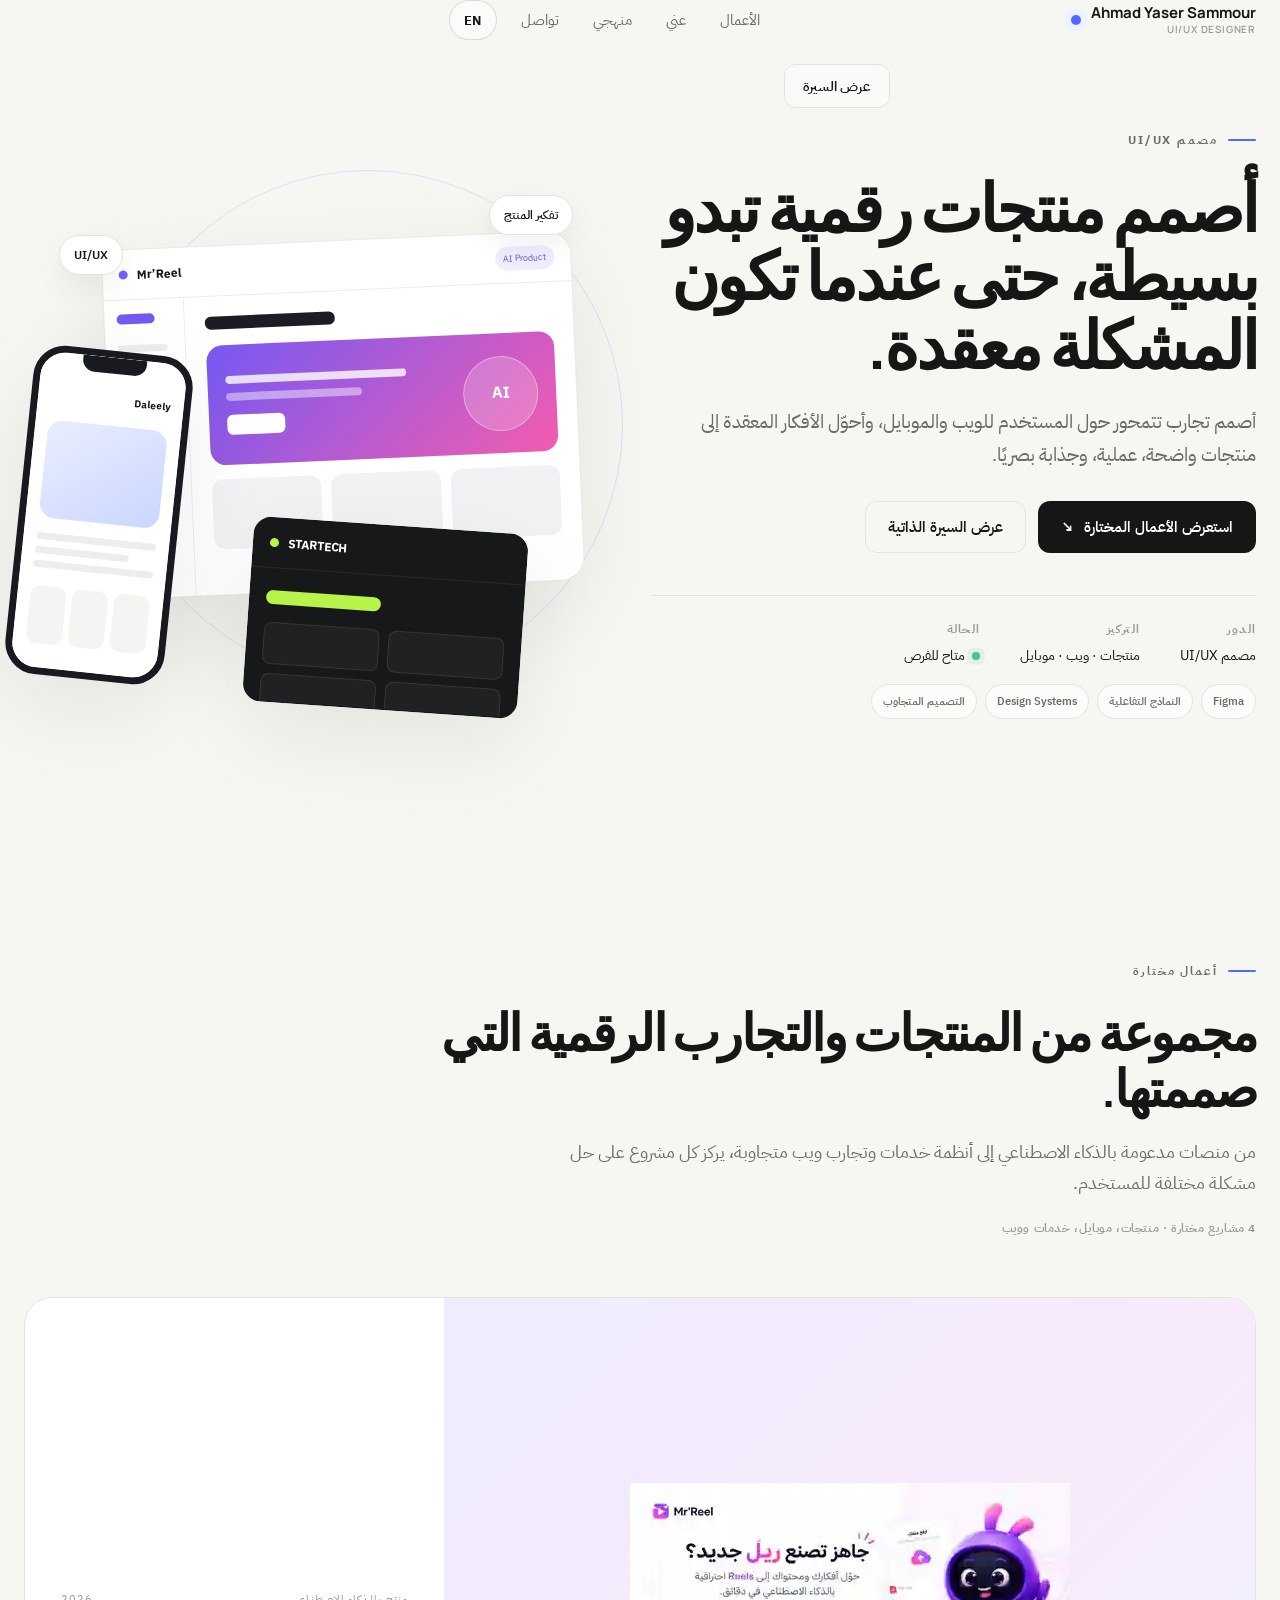
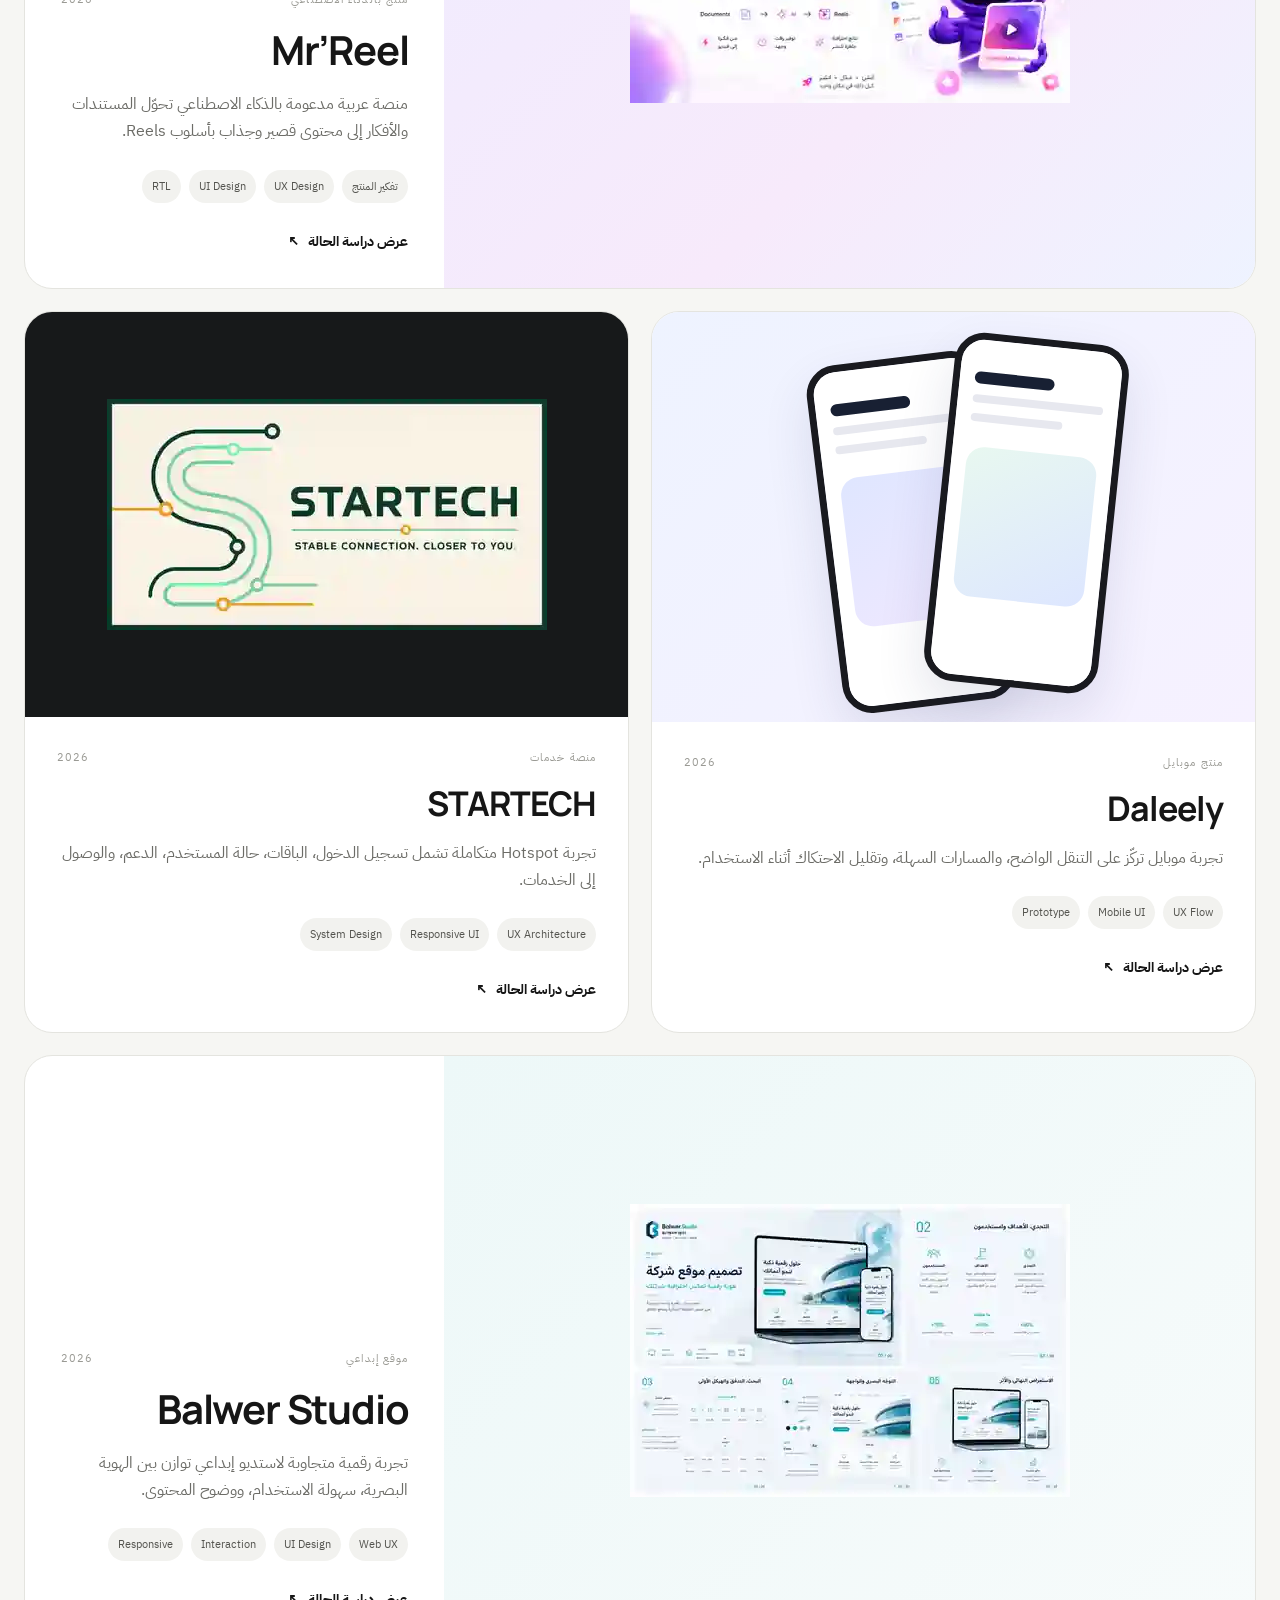
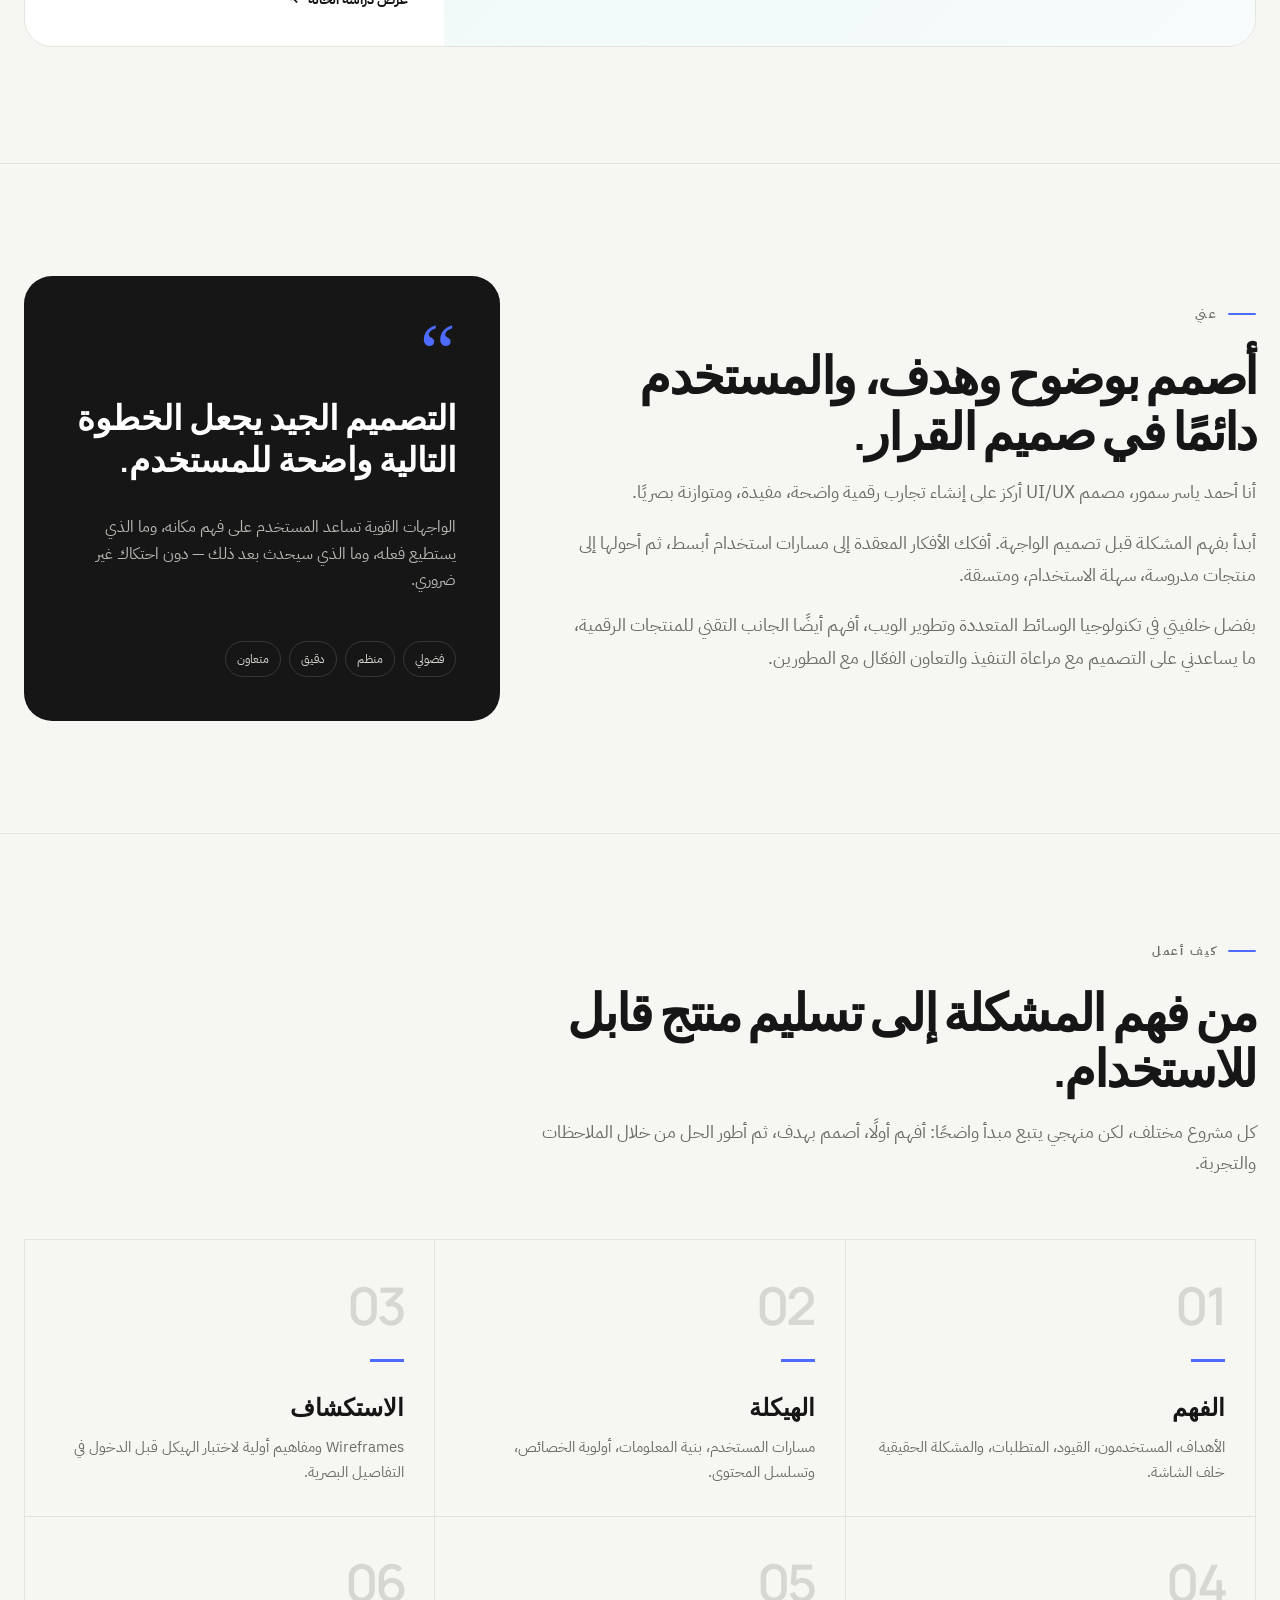
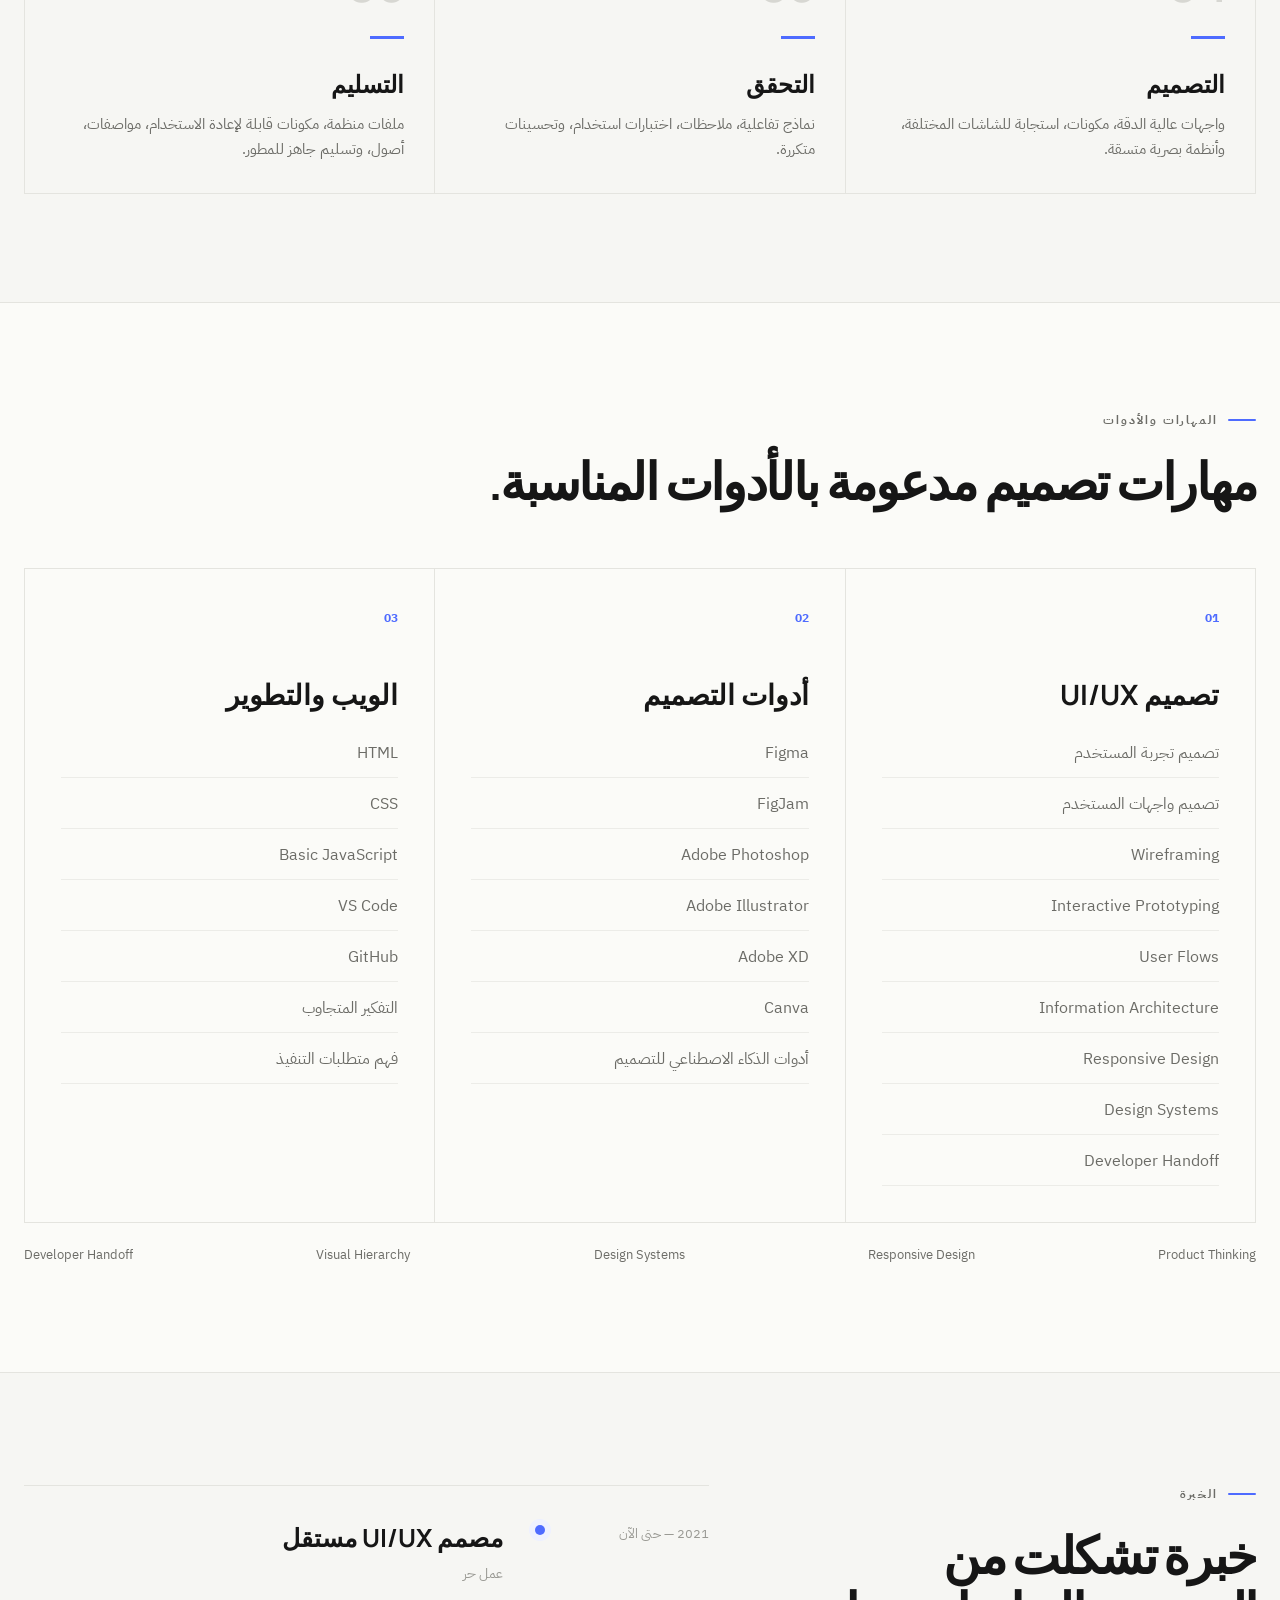
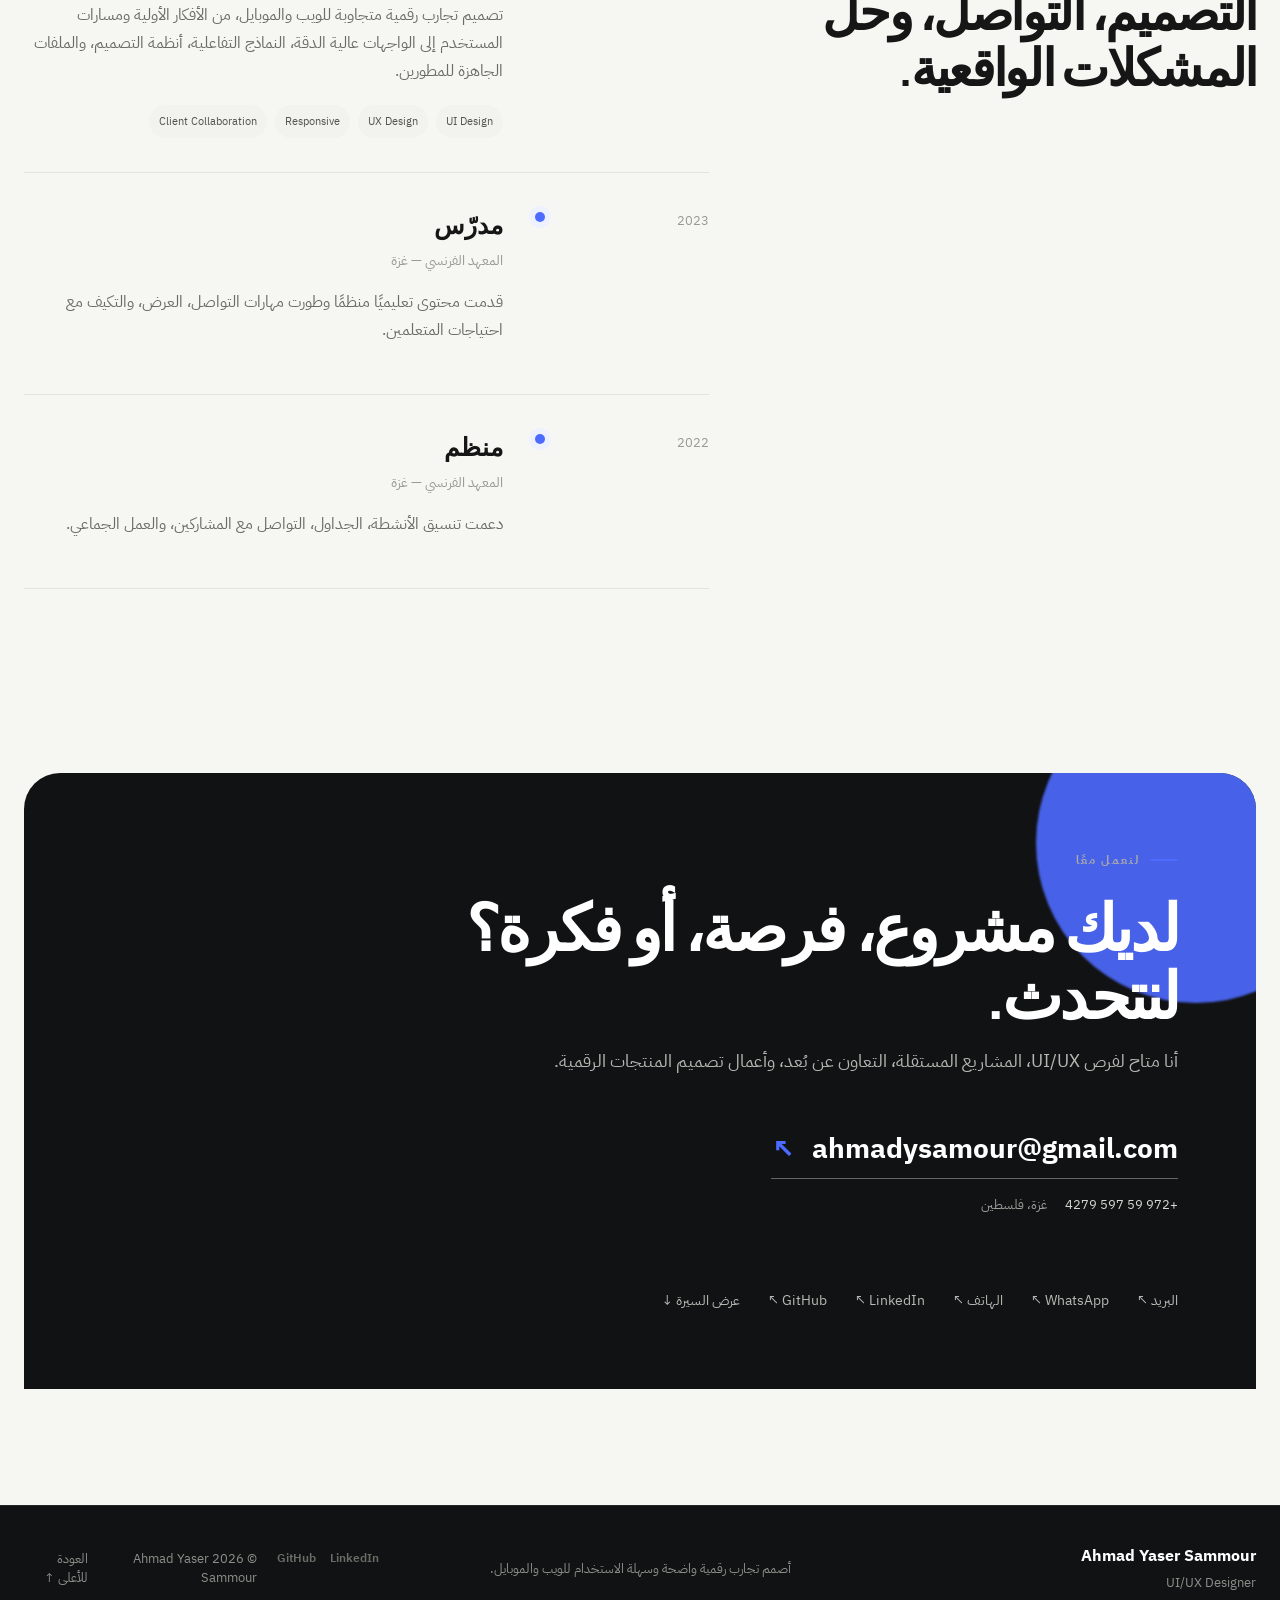
<file: portfolio/ar.html>
<!DOCTYPE html>
<html lang="ar" dir="rtl">
<head>
<meta charset="utf-8"/>
<meta content="width=device-width, initial-scale=1.0" name="viewport"/>
<meta content="أحمد ياسر سمور — مصمم UI/UX أصمم تجارب رقمية واضحة وسهلة الاستخدام للويب والموبايل والمنتجات الرقمية." name="description"/>
<title>أحمد ياسر سمور — مصمم UI/UX</title>
<link href="https://fonts.googleapis.com" rel="preconnect"/>
<link crossorigin="" href="https://fonts.gstatic.com" rel="preconnect"/>
<link href="https://fonts.googleapis.com/css2?family=IBM+Plex+Sans+Arabic:wght@400;500;600;700&amp;family=Inter:wght@400;500;600;700&amp;family=Manrope:wght@500;600;700&amp;display=swap" rel="stylesheet"/>
<link href="assets/favicon.svg" rel="icon" type="image/svg+xml"/>
<link href="https://balwerstudio.github.io/portfolio/ar.html" rel="canonical"/>
<link href="https://balwerstudio.github.io/portfolio/" hreflang="en" rel="alternate"/>
<link href="https://balwerstudio.github.io/portfolio/ar.html" hreflang="ar" rel="alternate"/>
<meta content="https://balwerstudio.github.io/portfolio/ar.html" property="og:url"/>
<link href="site.webmanifest" rel="manifest"/>
<link href="styles-1.css" rel="stylesheet"/><link href="styles-2.css" rel="stylesheet"/><link href="styles-3.css" rel="stylesheet"/><link href="styles-4.css" rel="stylesheet"/><link href="styles-5.css" rel="stylesheet"/><link href="styles-6.css" rel="stylesheet"/><link href="styles-bilingual.css" rel="stylesheet"/>
<meta content="Ahmad Yaser Sammour" name="author"/><meta content="index, follow" name="robots"/><meta content="#F6F6F3" name="theme-color"/><meta content="website" property="og:type"/><meta content="أحمد ياسر سمور — مصمم UI/UX" property="og:title"/><meta content="مصمم UI/UX أصمم تجارب رقمية واضحة وسهلة الاستخدام للويب والموبايل والمنتجات الرقمية." property="og:description"/><meta content="summary" name="twitter:card"/><meta content="أحمد ياسر سمور — مصمم UI/UX" name="twitter:title"/><meta content="مصمم UI/UX أصمم تجارب رقمية واضحة وسهلة الاستخدام للويب والموبايل والمنتجات الرقمية." name="twitter:description"/>
<script type="application/ld+json">{"@context":"https://schema.org","@type":"Person","name":"Ahmad Yaser Sammour","alternateName":"أحمد ياسر سمور","jobTitle":"UI/UX Designer","email":"mailto:ahmadysamour@gmail.com","telephone":"+972595974279","url":"https://balwerstudio.github.io/portfolio/ar.html","sameAs":["https://www.linkedin.com/in/ahmad-sammour-0a0338221","https://github.com/ahmadysamour"],"knowsAbout":["UI Design","UX Design","Wireframing","Prototyping","Responsive Design","Design Systems"]}</script>
</head>
<body>
<a class="skip-link" href="#main-content">انتقل إلى المحتوى</a>
<div aria-hidden="true" class="cursor-dot"></div>
<header class="site-header">
<div class="container nav-wrap">
<a aria-label="الصفحة الرئيسية لأحمد ياسر سمور" class="brand" href="#top"><span class="brand-dot"></span><span class="brand-name">Ahmad Yaser Sammour</span><small>UI/UX Designer</small></a>
<nav aria-label="التنقل الرئيسي" class="desktop-nav"><a href="#work">الأعمال</a><a href="#about">عني</a><a href="#process">منهجي</a><a href="#contact">تواصل</a></nav>
<a aria-label="English version" class="lang-switch" href="index.html" hreflang="en">EN</a>
<a aria-label="عرض السيرة الذاتية" class="btn btn-small btn-outline desktop-cv" href="cv.html" rel="noopener" target="_blank">عرض السيرة</a>
<button aria-expanded="false" aria-label="فتح القائمة" class="menu-btn"><span></span><span></span></button>
</div>
<div class="mobile-menu"><a href="#work">الأعمال</a><a href="#about">عني</a><a href="#process">منهجي</a><a href="#contact">تواصل</a><a class="mobile-cv" href="cv.html" rel="noopener" target="_blank">عرض السيرة</a><a class="lang-switch" href="index.html" hreflang="en">English</a></div>
</header>
<main id="top" tabindex="-1"><span aria-hidden="true" class="sr-anchor" id="main-content"></span>
<section class="hero section"><div class="container hero-grid"><div class="hero-copy reveal"><div class="eyebrow"><span></span> مصمم UI/UX</div><h1>أصمم منتجات رقمية تبدو بسيطة، حتى عندما تكون المشكلة معقدة.</h1><p class="hero-lead">أصمم تجارب تتمحور حول المستخدم للويب والموبايل، وأحوّل الأفكار المعقدة إلى منتجات واضحة، عملية، وجذابة بصريًا.</p><div class="hero-actions"><a class="btn btn-primary" href="#work">استعرض الأعمال المختارة <span>↘</span></a><a class="btn btn-ghost" href="cv.html" rel="noopener" target="_blank">عرض السيرة الذاتية</a></div><div class="hero-meta hero-meta-refined"><div><strong>الدور</strong><span>مصمم UI/UX</span></div><div><strong>التركيز</strong><span>منتجات · ويب · موبايل</span></div><div><strong>الحالة</strong><span class="available"><i></i> متاح للفرص</span></div></div><div aria-label="المهارات الأساسية" class="hero-skill-strip"><span>Figma</span><span>النماذج التفاعلية</span><span>Design Systems</span><span>التصميم المتجاوب</span></div></div><div aria-label="معاينات مشاريع مختارة" class="hero-visual reveal delay-1"><div class="visual-orbit orbit-a"></div><div class="visual-orbit orbit-b"></div><article class="screen-card main-screen"><div class="screen-top"><span class="screen-dot"></span><span class="screen-title">Mr’Reel</span><span class="screen-pill">AI Product</span></div><div class="mock-dashboard"><div class="mock-sidebar"><div class="mock-logo"></div><span></span><span></span><span></span><span></span></div><div class="mock-content"><div class="mock-heading"></div><div class="mock-hero-card"><div class="mock-hero-text"><span></span><span></span><b></b></div><div class="mock-character">AI</div></div><div class="mock-grid"><i></i><i></i><i></i></div></div></div></article><article class="screen-card phone-screen"><div class="phone-notch"></div><div class="phone-ui"><span class="mini-label">Daleely</span><div class="phone-hero"></div><div class="phone-lines"><i></i><i></i><i></i></div><div class="phone-tabs"><i></i><i></i><i></i></div></div></article><article class="screen-card star-screen"><div class="screen-top dark-top"><span class="screen-dot lime"></span><span class="screen-title">STARTECH</span></div><div class="star-ui"><div class="star-head"></div><div class="star-grid"><i></i><i></i><i></i><i></i></div></div></article><div class="floating-note note-one">UI/UX</div><div class="floating-note note-two">تفكير المنتج</div></div></div></section>
<section class="section work-section" id="work"><div class="container"><div class="section-head reveal"><div class="eyebrow"><span></span> أعمال مختارة</div><h2>مجموعة من المنتجات والتجارب الرقمية التي صممتها.</h2><p>من منصات مدعومة بالذكاء الاصطناعي إلى أنظمة خدمات وتجارب ويب متجاوبة، يركز كل مشروع على حل مشكلة مختلفة للمستخدم.</p><div class="section-note">4 مشاريع مختارة · منتجات، موبايل، خدمات وويب</div></div><div class="projects"><article class="project-card featured mrreel reveal"><div class="project-visual"><div class="project-browser"><div class="browser-bar"><i></i><i></i><i></i></div><div class="mr-layout"><div class="mr-side"><div class="mr-logo"></div><span></span><span></span><span></span><span></span><span></span></div><div class="mr-main"><div class="mr-title"></div><div class="mr-banner"><div><span></span><span></span><b></b></div><div class="orb-face">AI</div></div><div class="mr-cards"><i></i><i></i><i></i><i></i></div></div></div></div></div><div class="project-info"><div class="project-meta"><span>منتج بالذكاء الاصطناعي</span><span>2026</span></div><h3>Mr’Reel</h3><p>منصة عربية مدعومة بالذكاء الاصطناعي تحوّل المستندات والأفكار إلى محتوى قصير وجذاب بأسلوب Reels.</p><div class="project-tags"><span>تفكير المنتج</span><span>UX Design</span><span>UI Design</span><span>RTL</span></div><a class="project-link" href="work/mrreel/ar.html">عرض دراسة الحالة <span>↗</span></a></div></article><div class="two-col"><article class="project-card daleely reveal"><div class="project-visual compact"><div class="phone-cluster"><div class="project-phone p1"><div class="phone-inner"><b></b><span></span><span></span><i></i></div></div><div class="project-phone p2"><div class="phone-inner alt"><b></b><span></span><span></span><i></i></div></div></div></div><div class="project-info"><div class="project-meta"><span>منتج موبايل</span><span>2026</span></div><h3>Daleely</h3><p>تجربة موبايل تركّز على التنقل الواضح، والمسارات السهلة، وتقليل الاحتكاك أثناء الاستخدام.</p><div class="project-tags"><span>UX Flow</span><span>Mobile UI</span><span>Prototype</span></div><a class="project-link" href="work/daleely/ar.html">عرض دراسة الحالة <span>↗</span></a></div></article><article class="project-card startech reveal delay-1"><div class="project-visual compact"><div class="star-portal"><div class="star-network"><i></i><i></i><i></i><i></i></div><div class="login-panel"><span class="tiny-brand">STARTECH</span><b></b><i></i><i></i><button></button></div></div></div><div class="project-info"><div class="project-meta"><span>منصة خدمات</span><span>2026</span></div><h3>STARTECH</h3><p>تجربة Hotspot متكاملة تشمل تسجيل الدخول، الباقات، حالة المستخدم، الدعم، والوصول إلى الخدمات.</p><div class="project-tags"><span>UX Architecture</span><span>Responsive UI</span><span>System Design</span></div><a class="project-link" href="work/startech/ar.html">عرض دراسة الحالة <span>↗</span></a></div></article></div><article class="project-card featured balwer reveal"><div class="project-visual"><div class="balwer-browser"><div class="balwer-nav"><b>Balwer</b><span></span><span></span><span></span></div><div class="balwer-hero"><div class="balwer-copy"><span></span><span></span><span></span><button></button></div><div class="balwer-devices"><div class="device desktop-device"></div><div class="device mobile-device"></div></div></div></div></div><div class="project-info"><div class="project-meta"><span>موقع إبداعي</span><span>2026</span></div><h3>Balwer Studio</h3><p>تجربة رقمية متجاوبة لاستديو إبداعي توازن بين الهوية البصرية، سهولة الاستخدام، ووضوح المحتوى.</p><div class="project-tags"><span>Web UX</span><span>UI Design</span><span>Interaction</span><span>Responsive</span></div><a class="project-link" href="work/balwer/ar.html">عرض دراسة الحالة <span>↗</span></a></div></article></div></div></section>
<section class="section about-section" id="about"><div class="container about-grid"><div class="about-copy reveal"><div class="eyebrow"><span></span> عني</div><h2>أصمم بوضوح وهدف، والمستخدم دائمًا في صميم القرار.</h2><p>أنا أحمد ياسر سمور، مصمم UI/UX أركز على إنشاء تجارب رقمية واضحة، مفيدة، ومتوازنة بصريًا.</p><p>أبدأ بفهم المشكلة قبل تصميم الواجهة. أفكك الأفكار المعقدة إلى مسارات استخدام أبسط، ثم أحولها إلى منتجات مدروسة، سهلة الاستخدام، ومتسقة.</p><p>بفضل خلفيتي في تكنولوجيا الوسائط المتعددة وتطوير الويب، أفهم أيضًا الجانب التقني للمنتجات الرقمية، ما يساعدني على التصميم مع مراعاة التنفيذ والتعاون الفعّال مع المطورين.</p></div><aside class="philosophy-card reveal delay-1"><span class="quote-mark">“</span><h3>التصميم الجيد يجعل الخطوة التالية واضحة للمستخدم.</h3><p>الواجهات القوية تساعد المستخدم على فهم مكانه، وما الذي يستطيع فعله، وما الذي سيحدث بعد ذلك — دون احتكاك غير ضروري.</p><div class="traits"><span>فضولي</span><span>منظم</span><span>دقيق</span><span>متعاون</span></div></aside></div></section>
<section class="section process-section" id="process"><div class="container"><div class="section-head reveal"><div class="eyebrow"><span></span> كيف أعمل</div><h2>من فهم المشكلة إلى تسليم منتج قابل للاستخدام.</h2><p>كل مشروع مختلف، لكن منهجي يتبع مبدأ واضحًا: أفهم أولًا، أصمم بهدف، ثم أطور الحل من خلال الملاحظات والتجربة.</p></div><div class="process-track"><article class="process-step reveal"><span class="step-number">01</span><i></i><h3>الفهم</h3><p>الأهداف، المستخدمون، القيود، المتطلبات، والمشكلة الحقيقية خلف الشاشة.</p></article><article class="process-step reveal delay-1"><span class="step-number">02</span><i></i><h3>الهيكلة</h3><p>مسارات المستخدم، بنية المعلومات، أولوية الخصائص، وتسلسل المحتوى.</p></article><article class="process-step reveal delay-2"><span class="step-number">03</span><i></i><h3>الاستكشاف</h3><p>Wireframes ومفاهيم أولية لاختبار الهيكل قبل الدخول في التفاصيل البصرية.</p></article><article class="process-step reveal"><span class="step-number">04</span><i></i><h3>التصميم</h3><p>واجهات عالية الدقة، مكونات، استجابة للشاشات المختلفة، وأنظمة بصرية متسقة.</p></article><article class="process-step reveal delay-1"><span class="step-number">05</span><i></i><h3>التحقق</h3><p>نماذج تفاعلية، ملاحظات، اختبارات استخدام، وتحسينات متكررة.</p></article><article class="process-step reveal delay-2"><span class="step-number">06</span><i></i><h3>التسليم</h3><p>ملفات منظمة، مكونات قابلة لإعادة الاستخدام، مواصفات، أصول، وتسليم جاهز للمطور.</p></article></div></div></section>
<section class="section skills-section"><div class="container"><div class="section-head reveal"><div class="eyebrow"><span></span> المهارات والأدوات</div><h2>مهارات تصميم مدعومة بالأدوات المناسبة.</h2></div><div class="skills-grid"><article class="skill-column reveal"><span class="column-no">01</span><h3>تصميم UI/UX</h3><ul><li>تصميم تجربة المستخدم</li><li>تصميم واجهات المستخدم</li><li>Wireframing</li><li>Interactive Prototyping</li><li>User Flows</li><li>Information Architecture</li><li>Responsive Design</li><li>Design Systems</li><li>Developer Handoff</li></ul></article><article class="skill-column reveal delay-1"><span class="column-no">02</span><h3>أدوات التصميم</h3><ul><li>Figma</li><li>FigJam</li><li>Adobe Photoshop</li><li>Adobe Illustrator</li><li>Adobe XD</li><li>Canva</li><li>أدوات الذكاء الاصطناعي للتصميم</li></ul></article><article class="skill-column reveal delay-2"><span class="column-no">03</span><h3>الويب والتطوير</h3><ul><li>HTML</li><li>CSS</li><li>Basic JavaScript</li><li>VS Code</li><li>GitHub</li><li>التفكير المتجاوب</li><li>فهم متطلبات التنفيذ</li></ul></article></div><div class="strength-strip reveal"><span>Product Thinking</span><span>Responsive Design</span><span>Design Systems</span><span>Visual Hierarchy</span><span>Developer Handoff</span></div></div></section>
<section class="section experience-section"><div class="container experience-grid"><div class="section-head reveal"><div class="eyebrow"><span></span> الخبرة</div><h2>خبرة تشكلت من التصميم، التواصل، وحل المشكلات الواقعية.</h2></div><div class="timeline"><article class="timeline-item reveal"><div class="time">2021 — حتى الآن</div><div class="timeline-dot"></div><div class="timeline-content"><h3>مصمم UI/UX مستقل</h3><span>عمل حر</span><p>تصميم تجارب رقمية متجاوبة للويب والموبايل، من الأفكار الأولية ومسارات المستخدم إلى الواجهات عالية الدقة، النماذج التفاعلية، أنظمة التصميم، والملفات الجاهزة للمطورين.</p><div class="timeline-tags"><span>UI Design</span><span>UX Design</span><span>Responsive</span><span>Client Collaboration</span></div></div></article><article class="timeline-item reveal"><div class="time">2023</div><div class="timeline-dot"></div><div class="timeline-content"><h3>مدرّس</h3><span>المعهد الفرنسي — غزة</span><p>قدمت محتوى تعليميًا منظمًا وطورت مهارات التواصل، العرض، والتكيف مع احتياجات المتعلمين.</p></div></article><article class="timeline-item reveal"><div class="time">2022</div><div class="timeline-dot"></div><div class="timeline-content"><h3>منظم</h3><span>المعهد الفرنسي — غزة</span><p>دعمت تنسيق الأنشطة، الجداول، التواصل مع المشاركين، والعمل الجماعي.</p></div></article></div></div></section>
<section class="section contact-section" id="contact"><div class="container contact-wrap reveal"><div class="contact-dot"></div><div class="eyebrow light"><span></span> لنعمل معًا</div><h2>لديك مشروع، فرصة، أو فكرة؟ لنتحدث.</h2><p>أنا متاح لفرص UI/UX، المشاريع المستقلة، التعاون عن بُعد، وأعمال تصميم المنتجات الرقمية.</p><a class="contact-email" href="mailto:ahmadysamour@gmail.com">ahmadysamour@gmail.com <span>↗</span></a><div class="contact-direct"><a href="tel:+972595974279">+972 59 597 4279</a><span>غزة، فلسطين</span></div><div class="contact-links"><a href="mailto:ahmadysamour@gmail.com">البريد <span>↗</span></a><a href="https://wa.me/972595974279" rel="noopener" target="_blank">WhatsApp <span>↗</span></a><a href="tel:+972595974279">الهاتف <span>↗</span></a><a href="https://www.linkedin.com/in/ahmad-sammour-0a0338221" rel="noopener noreferrer" target="_blank">LinkedIn <span>↗</span></a><a href="https://github.com/ahmadysamour" rel="noopener noreferrer" target="_blank">GitHub <span>↗</span></a><a href="cv.html" rel="noopener" target="_blank">عرض السيرة <span>↓</span></a></div></div></section>
</main>
<footer class="site-footer"><div class="container footer-grid"><div><strong>Ahmad Yaser Sammour</strong><span>UI/UX Designer</span></div><p>أصمم تجارب رقمية واضحة وسهلة الاستخدام للويب والموبايل.</p><div class="footer-right"><div class="footer-social"><a href="https://www.linkedin.com/in/ahmad-sammour-0a0338221" rel="noopener noreferrer" target="_blank">LinkedIn</a><a href="https://github.com/ahmadysamour" rel="noopener noreferrer" target="_blank">GitHub</a></div><span>© 2026 Ahmad Yaser Sammour</span><a href="#top">العودة للأعلى ↑</a></div></div></footer>
<script src="script.js"></script>
</body></html>
</file>
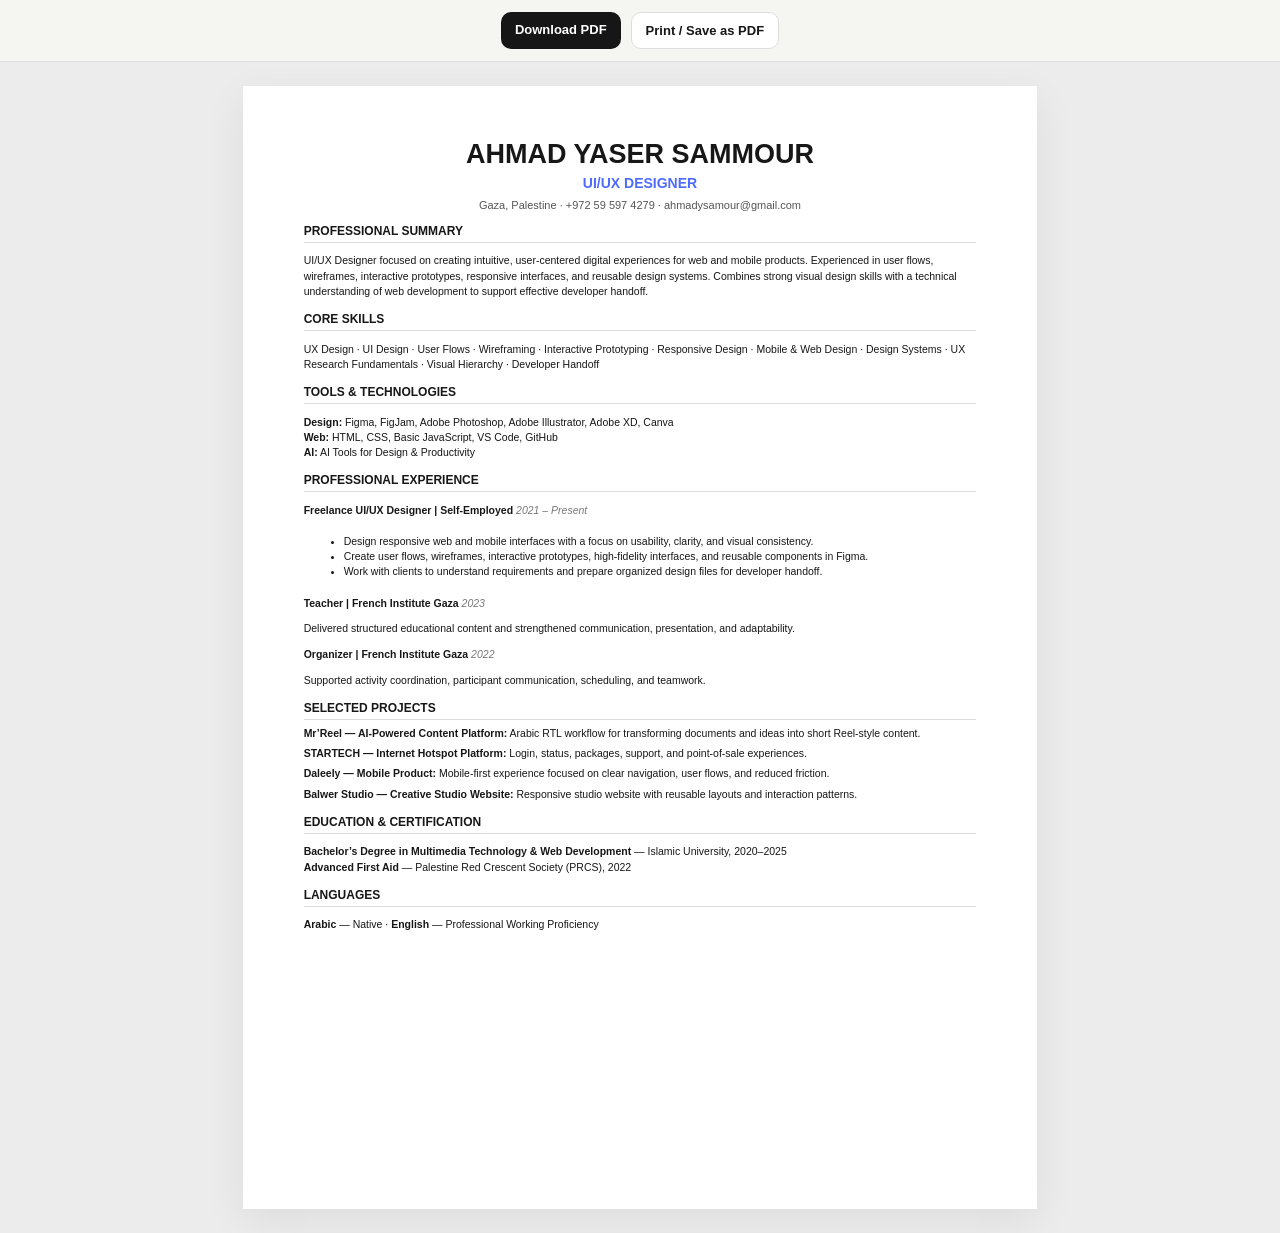
<file: portfolio/cv.html>
<!doctype html><html lang="en"><head><meta charset="utf-8"><meta name="viewport" content="width=device-width,initial-scale=1"><title>Ahmad Yaser Sammour — CV</title><style>*{box-sizing:border-box}body{margin:0;background:#ececec;color:#171717;font-family:Arial,sans-serif}.bar{position:sticky;top:0;z-index:10;display:flex;justify-content:center;gap:10px;padding:12px;background:rgba(246,246,243,.95);border-bottom:1px solid #ddd;backdrop-filter:blur(12px)}.bar a,.bar button{border:0;border-radius:10px;padding:10px 14px;font-weight:700;font-size:13px;text-decoration:none;cursor:pointer}.bar a{background:#161616;color:#fff}.bar button{background:#fff;color:#161616;border:1px solid #ddd}.page{width:210mm;min-height:297mm;margin:24px auto;background:#fff;padding:14mm 16mm;box-shadow:0 12px 40px #0001}h1{text-align:center;font-size:27px;margin:0}h2{text-align:center;font-size:14px;color:#4e6bff;margin:5px 0 8px}.contact{text-align:center;color:#555;font-size:11px}.sec{margin-top:13px}.sec h3{font-size:12px;margin:0 0 6px;padding-bottom:4px;border-bottom:1px solid #ddd}.sec p,.sec li{font-size:10.5px;line-height:1.45}.role{font-weight:700;margin-bottom:3px}.date{color:#777;font-style:italic;font-weight:400}.proj{margin:5px 0}@media print{.bar{display:none}body{background:#fff}.page{margin:0;box-shadow:none;width:auto;min-height:auto;padding:9mm 13mm}}@media(max-width:800px){.page{width:100%;margin:0;min-height:100vh;padding:24px}}</style></head><body><div class="bar"><a href="assets/Ahmad_Yaser_Sammour_CV.pdf" download>Download PDF</a><button onclick="window.print()">Print / Save as PDF</button></div><main class="page"><h1>AHMAD YASER SAMMOUR</h1><h2>UI/UX DESIGNER</h2><div class="contact">Gaza, Palestine · +972 59 597 4279 · ahmadysamour@gmail.com</div><section class="sec"><h3>PROFESSIONAL SUMMARY</h3><p>UI/UX Designer focused on creating intuitive, user-centered digital experiences for web and mobile products. Experienced in user flows, wireframes, interactive prototypes, responsive interfaces, and reusable design systems. Combines strong visual design skills with a technical understanding of web development to support effective developer handoff.</p></section><section class="sec"><h3>CORE SKILLS</h3><p>UX Design · UI Design · User Flows · Wireframing · Interactive Prototyping · Responsive Design · Mobile & Web Design · Design Systems · UX Research Fundamentals · Visual Hierarchy · Developer Handoff</p></section><section class="sec"><h3>TOOLS & TECHNOLOGIES</h3><p><b>Design:</b> Figma, FigJam, Adobe Photoshop, Adobe Illustrator, Adobe XD, Canva<br><b>Web:</b> HTML, CSS, Basic JavaScript, VS Code, GitHub<br><b>AI:</b> AI Tools for Design & Productivity</p></section><section class="sec"><h3>PROFESSIONAL EXPERIENCE</h3><p class="role">Freelance UI/UX Designer | Self-Employed <span class="date">2021 – Present</span></p><ul><li>Design responsive web and mobile interfaces with a focus on usability, clarity, and visual consistency.</li><li>Create user flows, wireframes, interactive prototypes, high-fidelity interfaces, and reusable components in Figma.</li><li>Work with clients to understand requirements and prepare organized design files for developer handoff.</li></ul><p class="role">Teacher | French Institute Gaza <span class="date">2023</span></p><p>Delivered structured educational content and strengthened communication, presentation, and adaptability.</p><p class="role">Organizer | French Institute Gaza <span class="date">2022</span></p><p>Supported activity coordination, participant communication, scheduling, and teamwork.</p></section><section class="sec"><h3>SELECTED PROJECTS</h3><p class="proj"><b>Mr’Reel — AI-Powered Content Platform:</b> Arabic RTL workflow for transforming documents and ideas into short Reel-style content.</p><p class="proj"><b>STARTECH — Internet Hotspot Platform:</b> Login, status, packages, support, and point-of-sale experiences.</p><p class="proj"><b>Daleely — Mobile Product:</b> Mobile-first experience focused on clear navigation, user flows, and reduced friction.</p><p class="proj"><b>Balwer Studio — Creative Studio Website:</b> Responsive studio website with reusable layouts and interaction patterns.</p></section><section class="sec"><h3>EDUCATION & CERTIFICATION</h3><p><b>Bachelor’s Degree in Multimedia Technology & Web Development</b> — Islamic University, 2020–2025<br><b>Advanced First Aid</b> — Palestine Red Crescent Society (PRCS), 2022</p></section><section class="sec"><h3>LANGUAGES</h3><p><b>Arabic</b> — Native · <b>English</b> — Professional Working Proficiency</p></section></main></body></html>
</file>
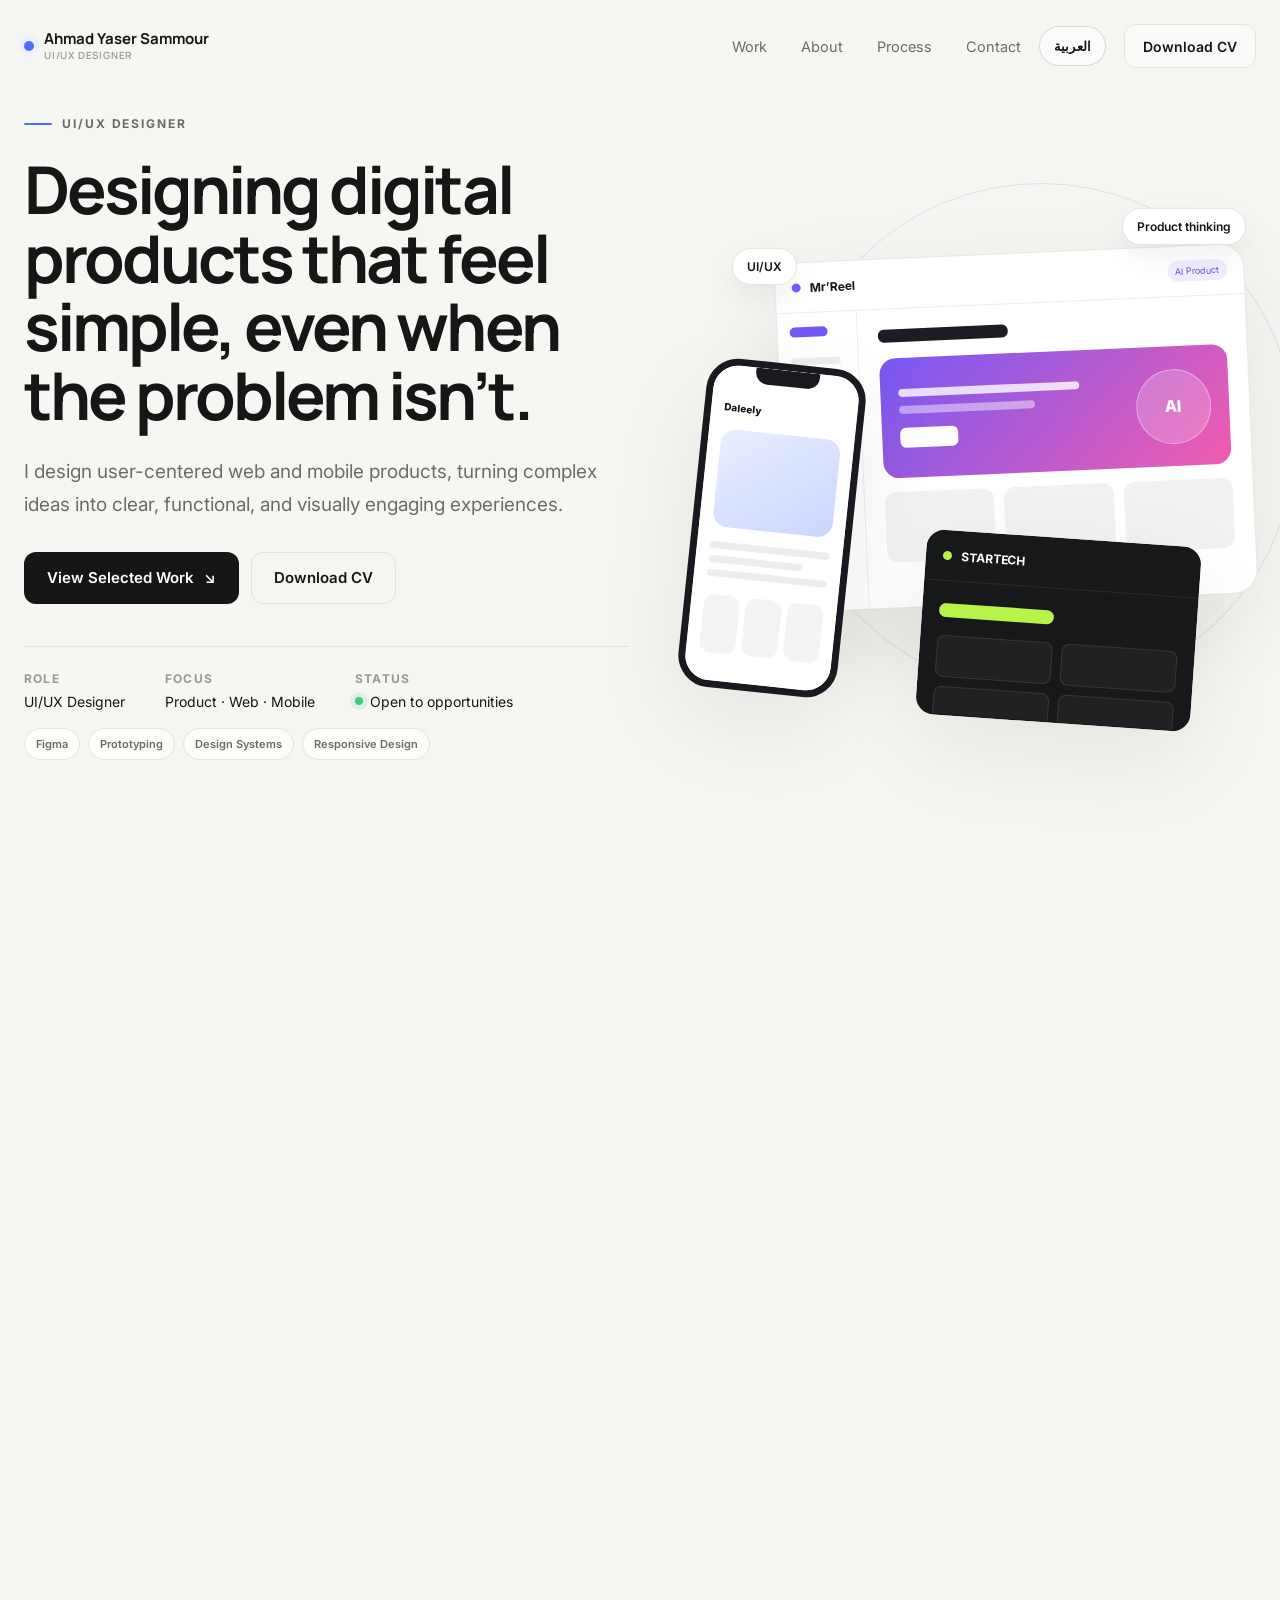
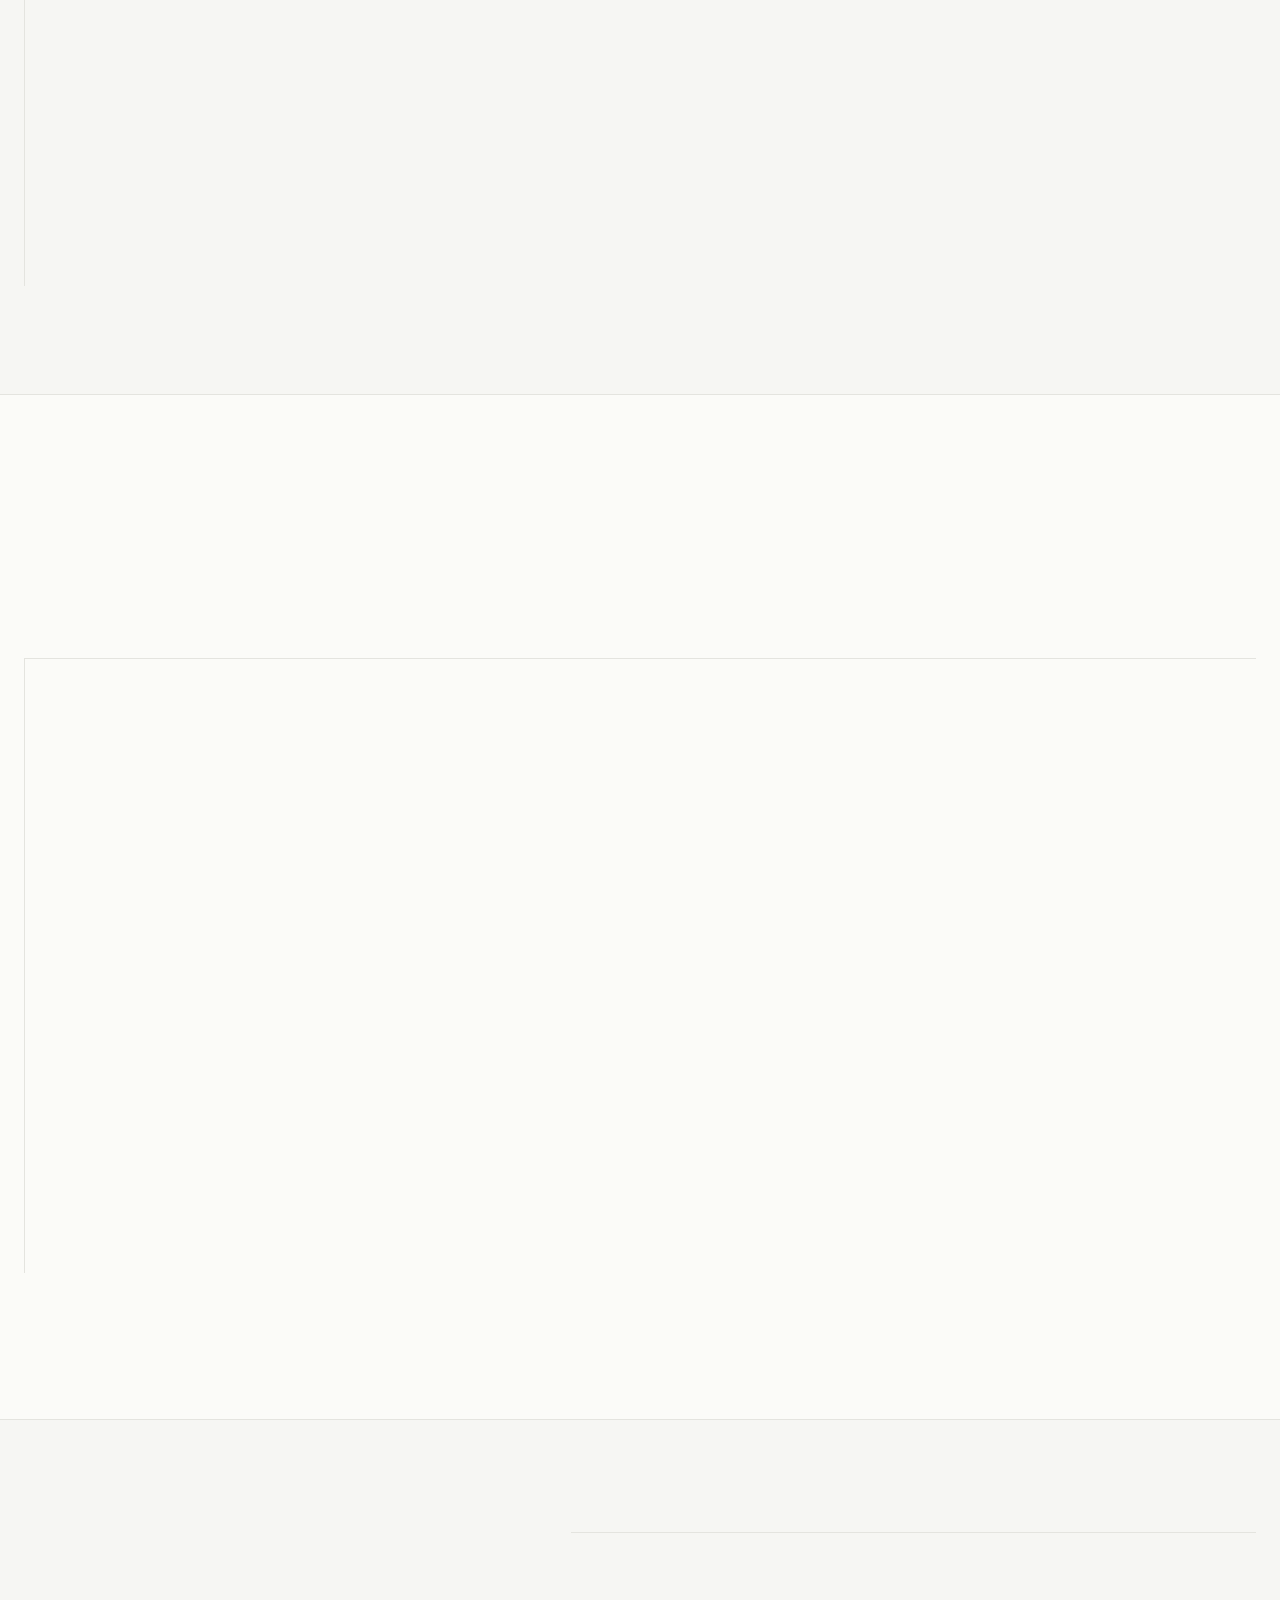
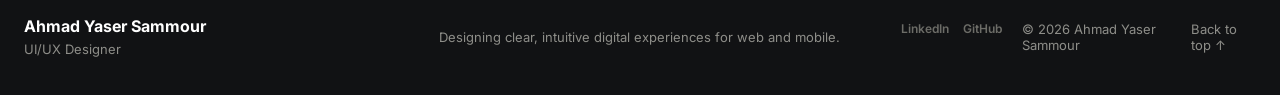
<file: portfolio/linkedin.html>
<!doctype html>
<html lang="en">
<head>
<meta charset="utf-8">
<meta name="viewport" content="width=device-width,initial-scale=1">
<title>Ahmad Yaser Sammour — UI/UX Portfolio</title>
<meta name="description" content="Selected UI/UX case studies across web, mobile, AI products, and responsive digital experiences.">
<link rel="canonical" href="https://balwerstudio.github.io/portfolio/">
<meta property="og:type" content="website">
<meta property="og:site_name" content="Ahmad Yaser Sammour — UI/UX Portfolio">
<meta property="og:title" content="Ahmad Yaser Sammour — UI/UX Portfolio">
<meta property="og:description" content="Selected UI/UX case studies across web, mobile, AI products, and responsive digital experiences.">
<meta property="og:url" content="https://balwerstudio.github.io/portfolio/linkedin.html">
<meta property="og:image" content="https://github.com/ahmadysamour.png?size=1200">
<meta property="og:image:alt" content="Ahmad Yaser Sammour — UI/UX Designer">
<meta name="twitter:card" content="summary_large_image">
<meta name="twitter:title" content="Ahmad Yaser Sammour — UI/UX Portfolio">
<meta name="twitter:description" content="Selected UI/UX case studies across web, mobile, AI products, and responsive digital experiences.">
<meta name="twitter:image" content="https://github.com/ahmadysamour.png?size=1200">
<style>body{font-family:Arial,sans-serif;background:#f6f6f3;color:#161616;margin:0;display:grid;place-items:center;min-height:100vh}.card{max-width:680px;padding:42px;text-align:center}.dot{width:12px;height:12px;border-radius:50%;background:#4e6bff;margin:0 auto 18px}h1{font-size:36px;margin:0 0 12px}p{color:#6c6c67;line-height:1.7}a{display:inline-block;margin-top:18px;padding:13px 18px;background:#161616;color:#fff;border-radius:10px;text-decoration:none;font-weight:700}</style>
<script>window.addEventListener('DOMContentLoaded',()=>setTimeout(()=>location.replace('./'),700));</script>
</head>
<body>
<main class="card"><div class="dot"></div><h1>Ahmad Yaser Sammour</h1><p>UI/UX Designer — Product · Web · Mobile</p><a href="./">View Portfolio</a></main>
</body>
</html>
</file>
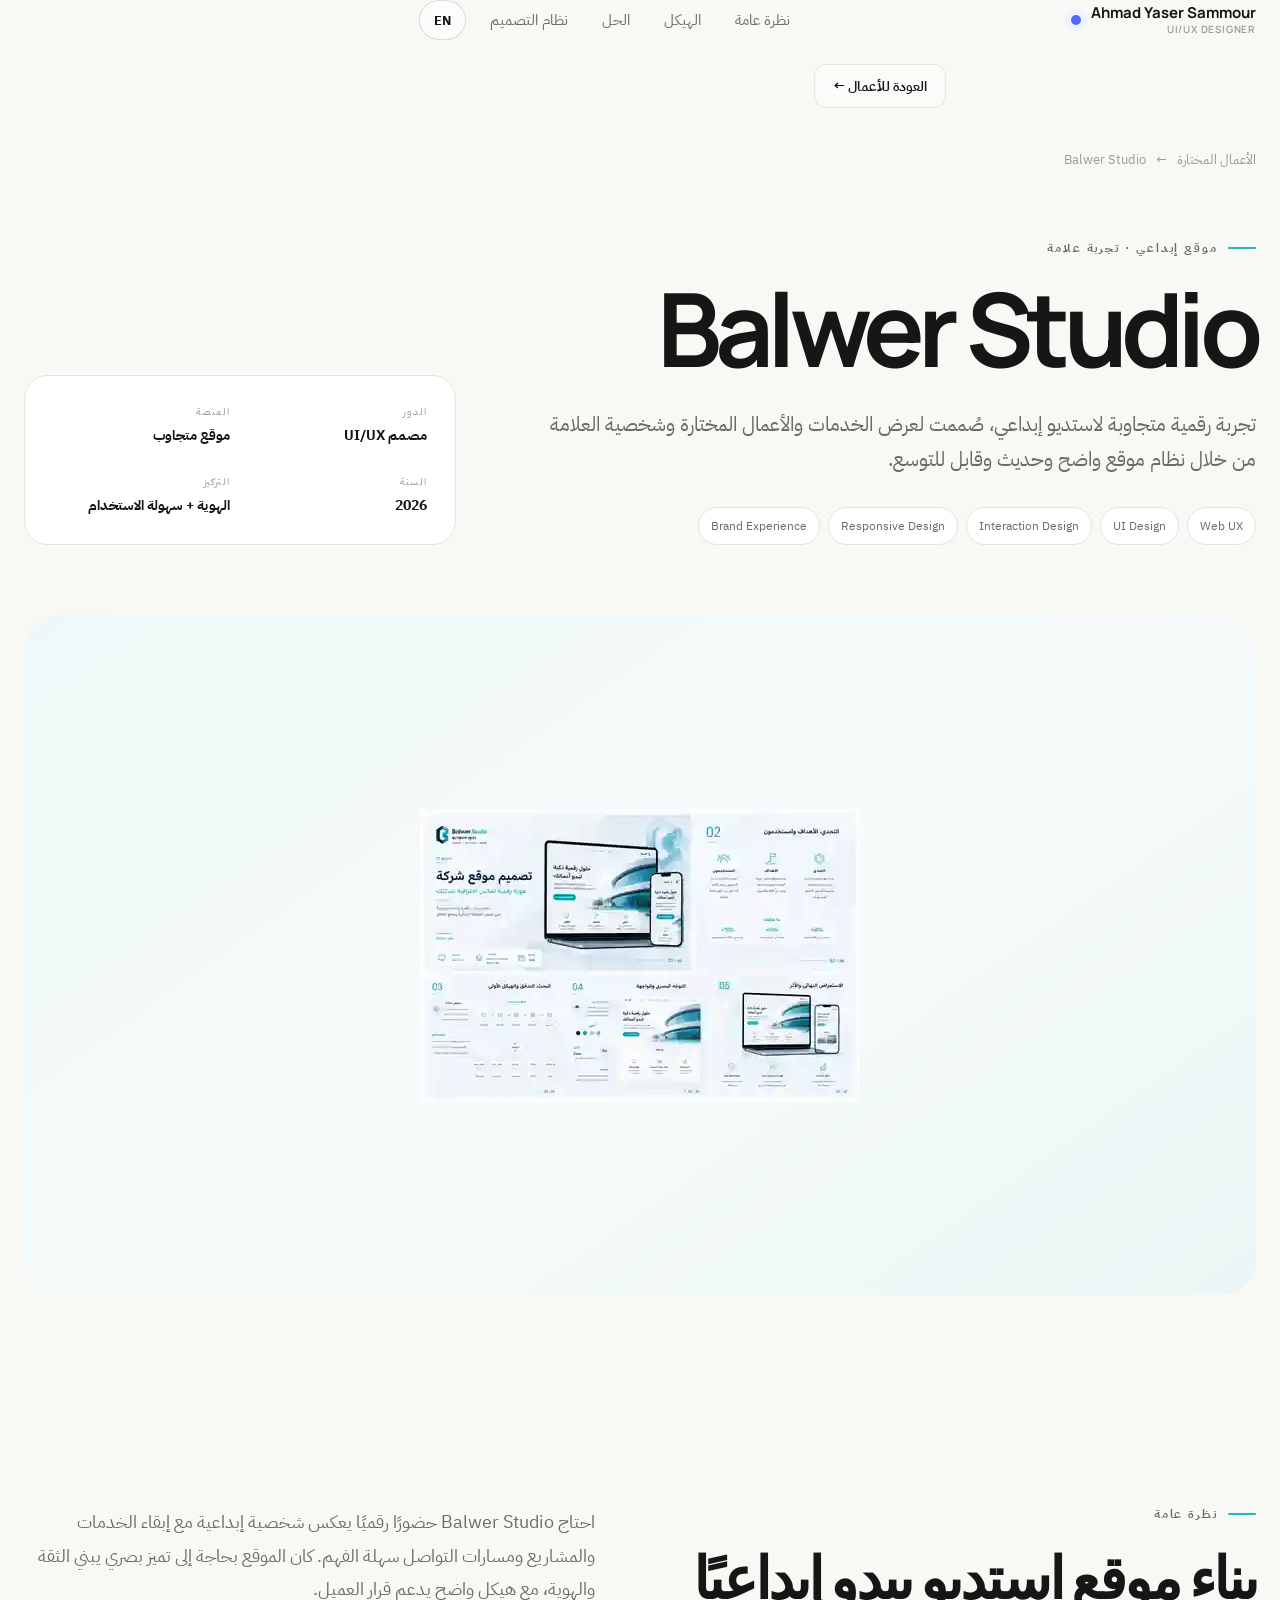
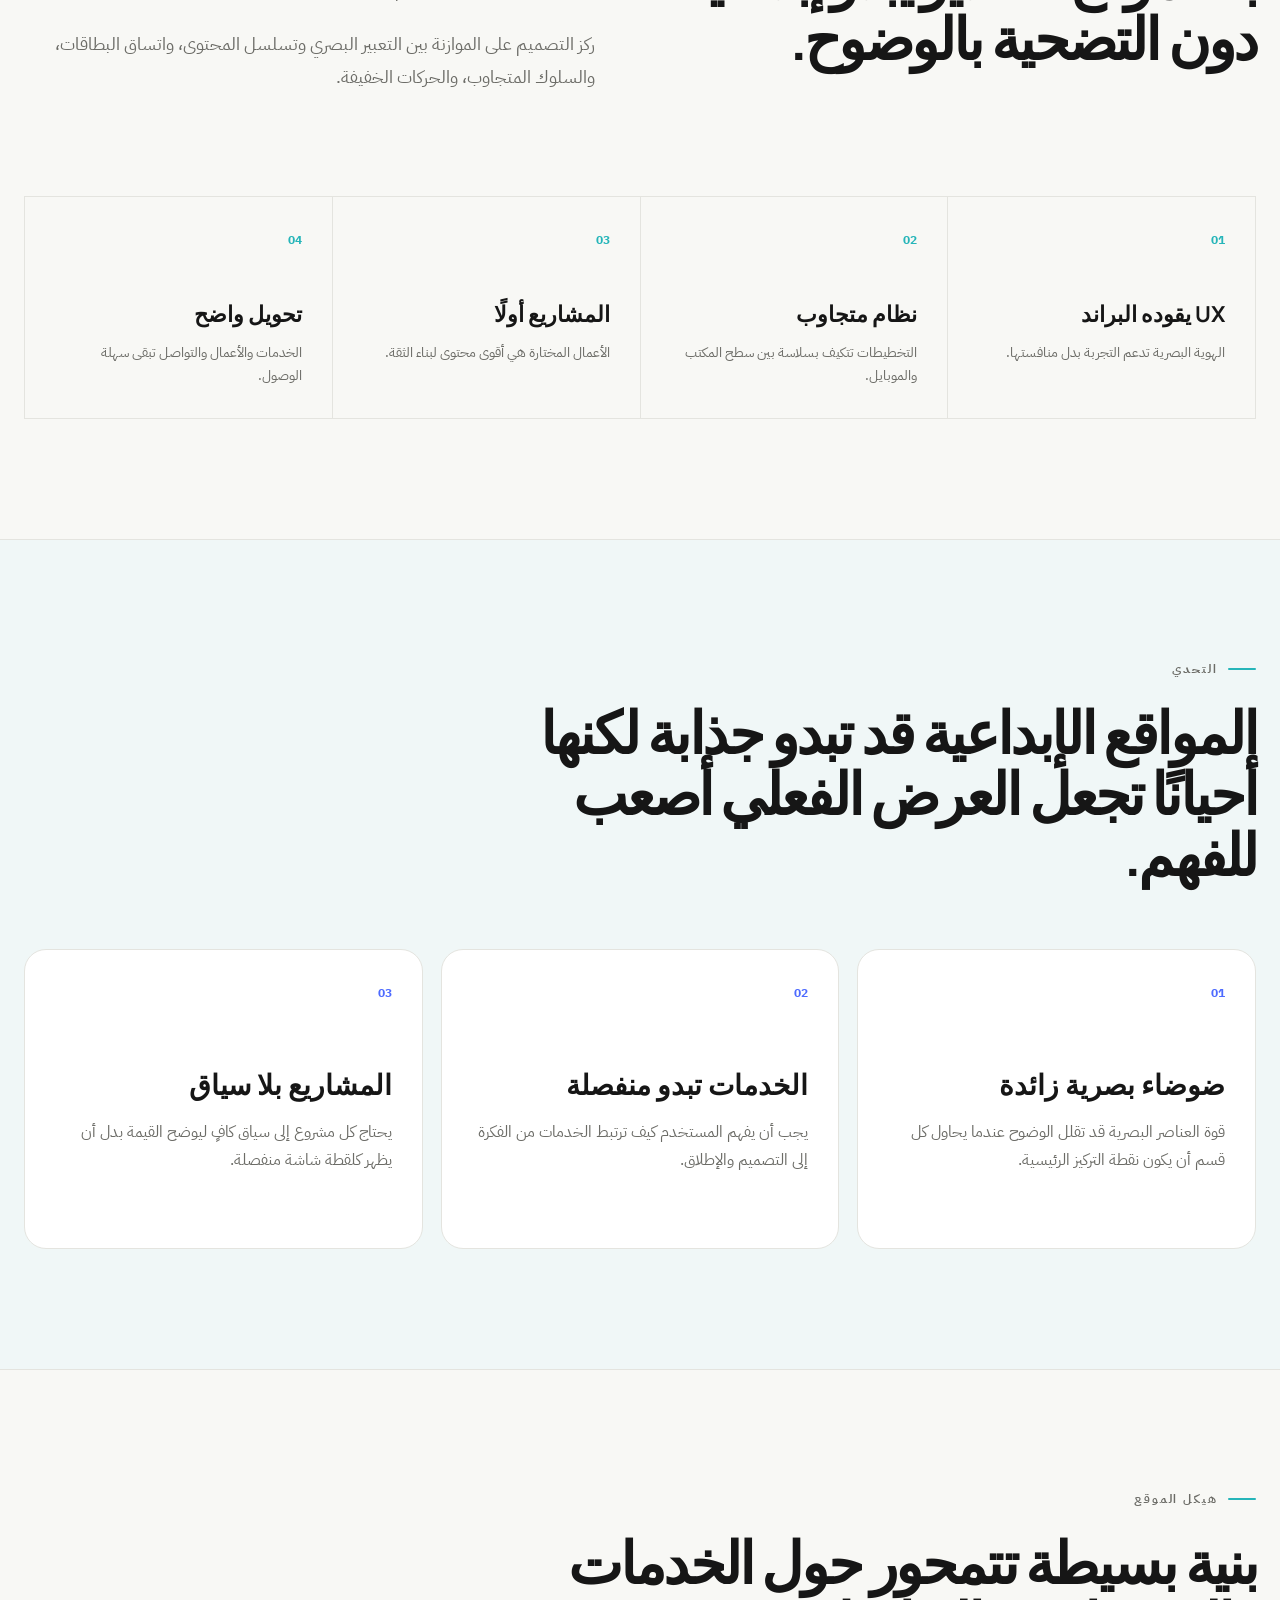
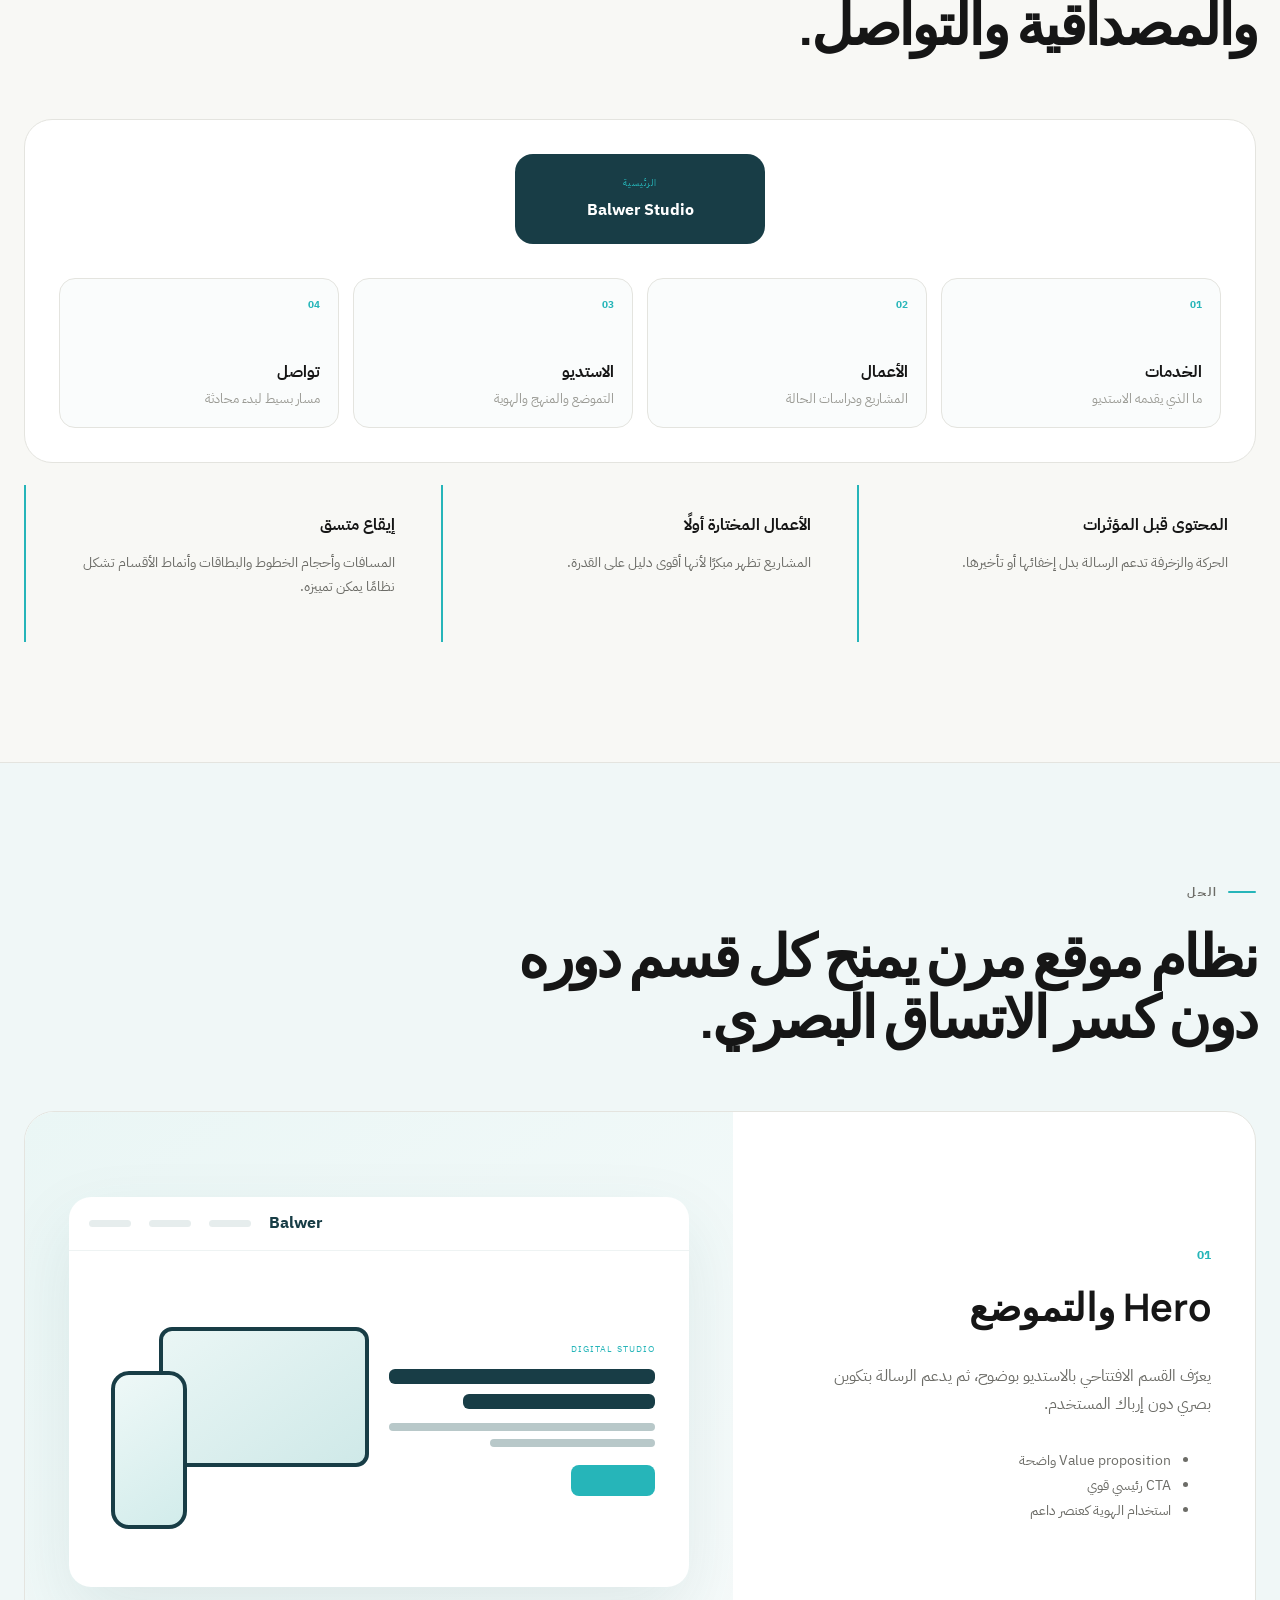
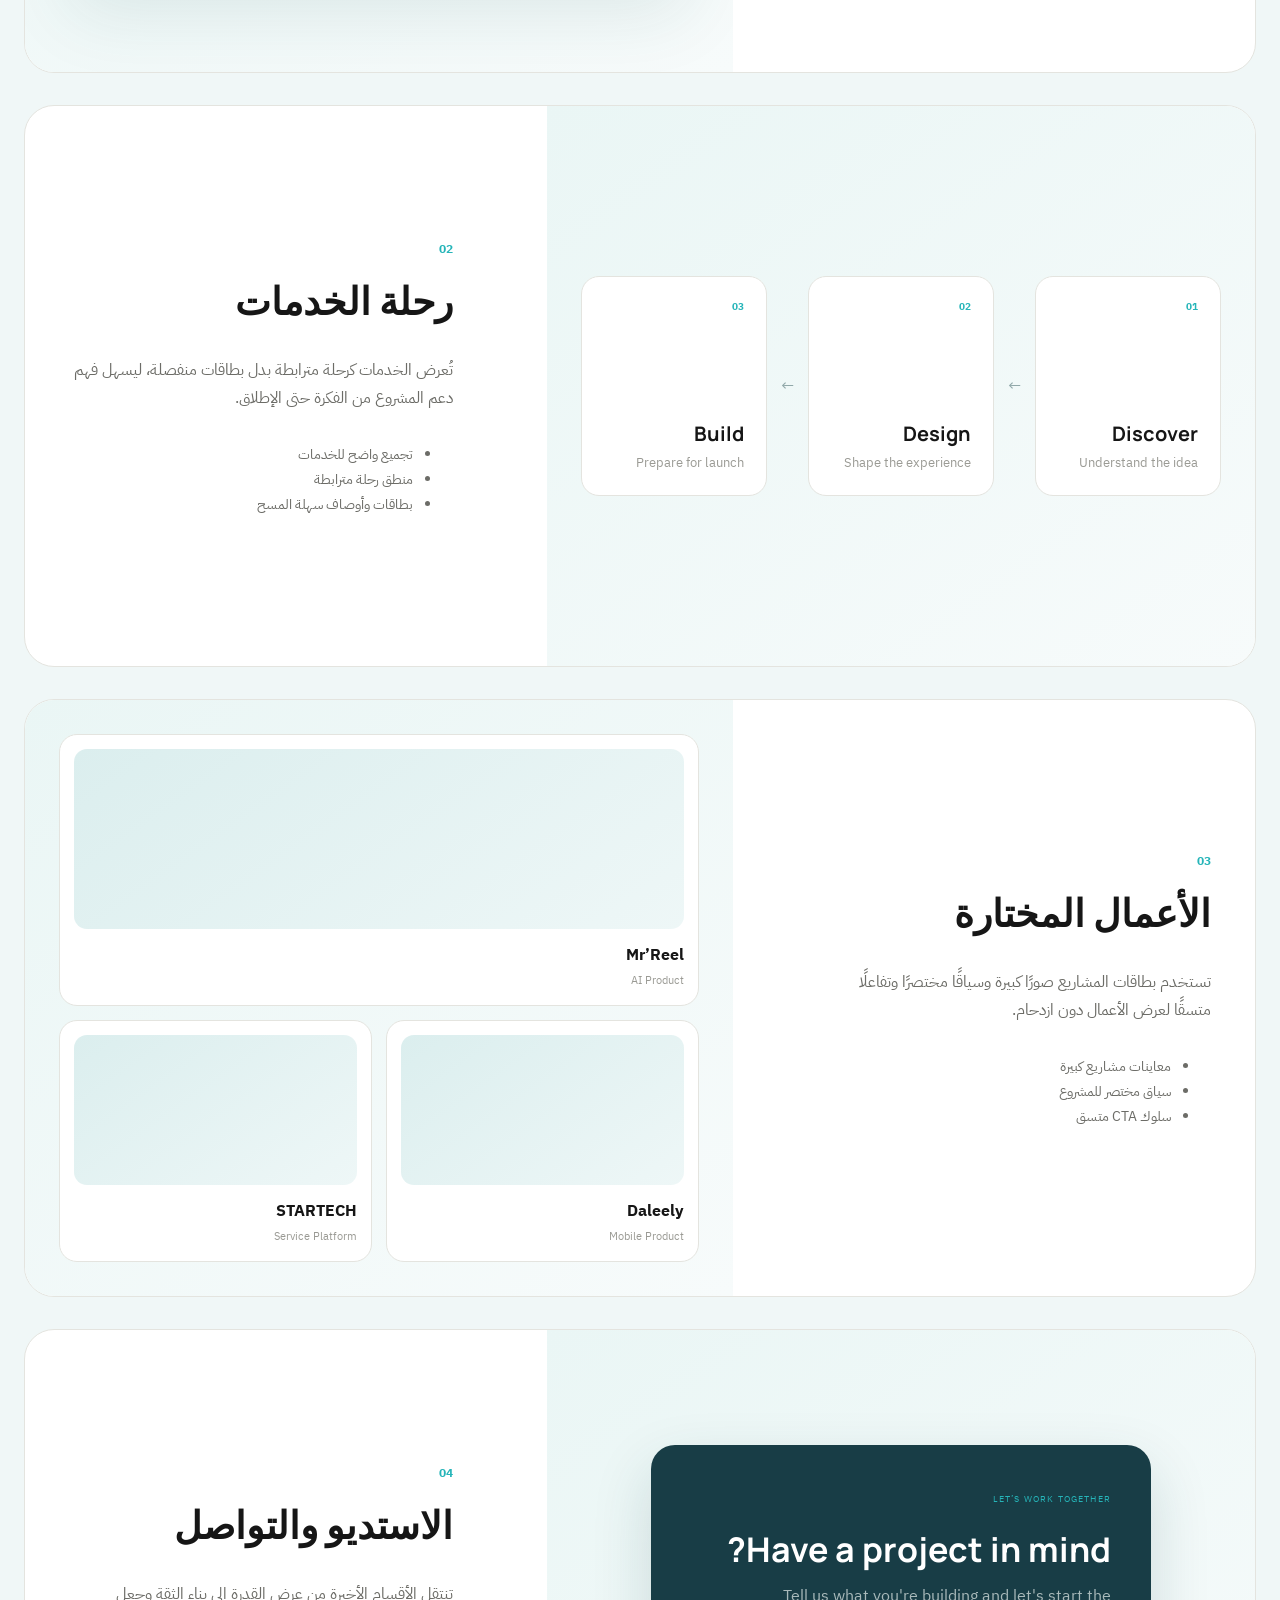
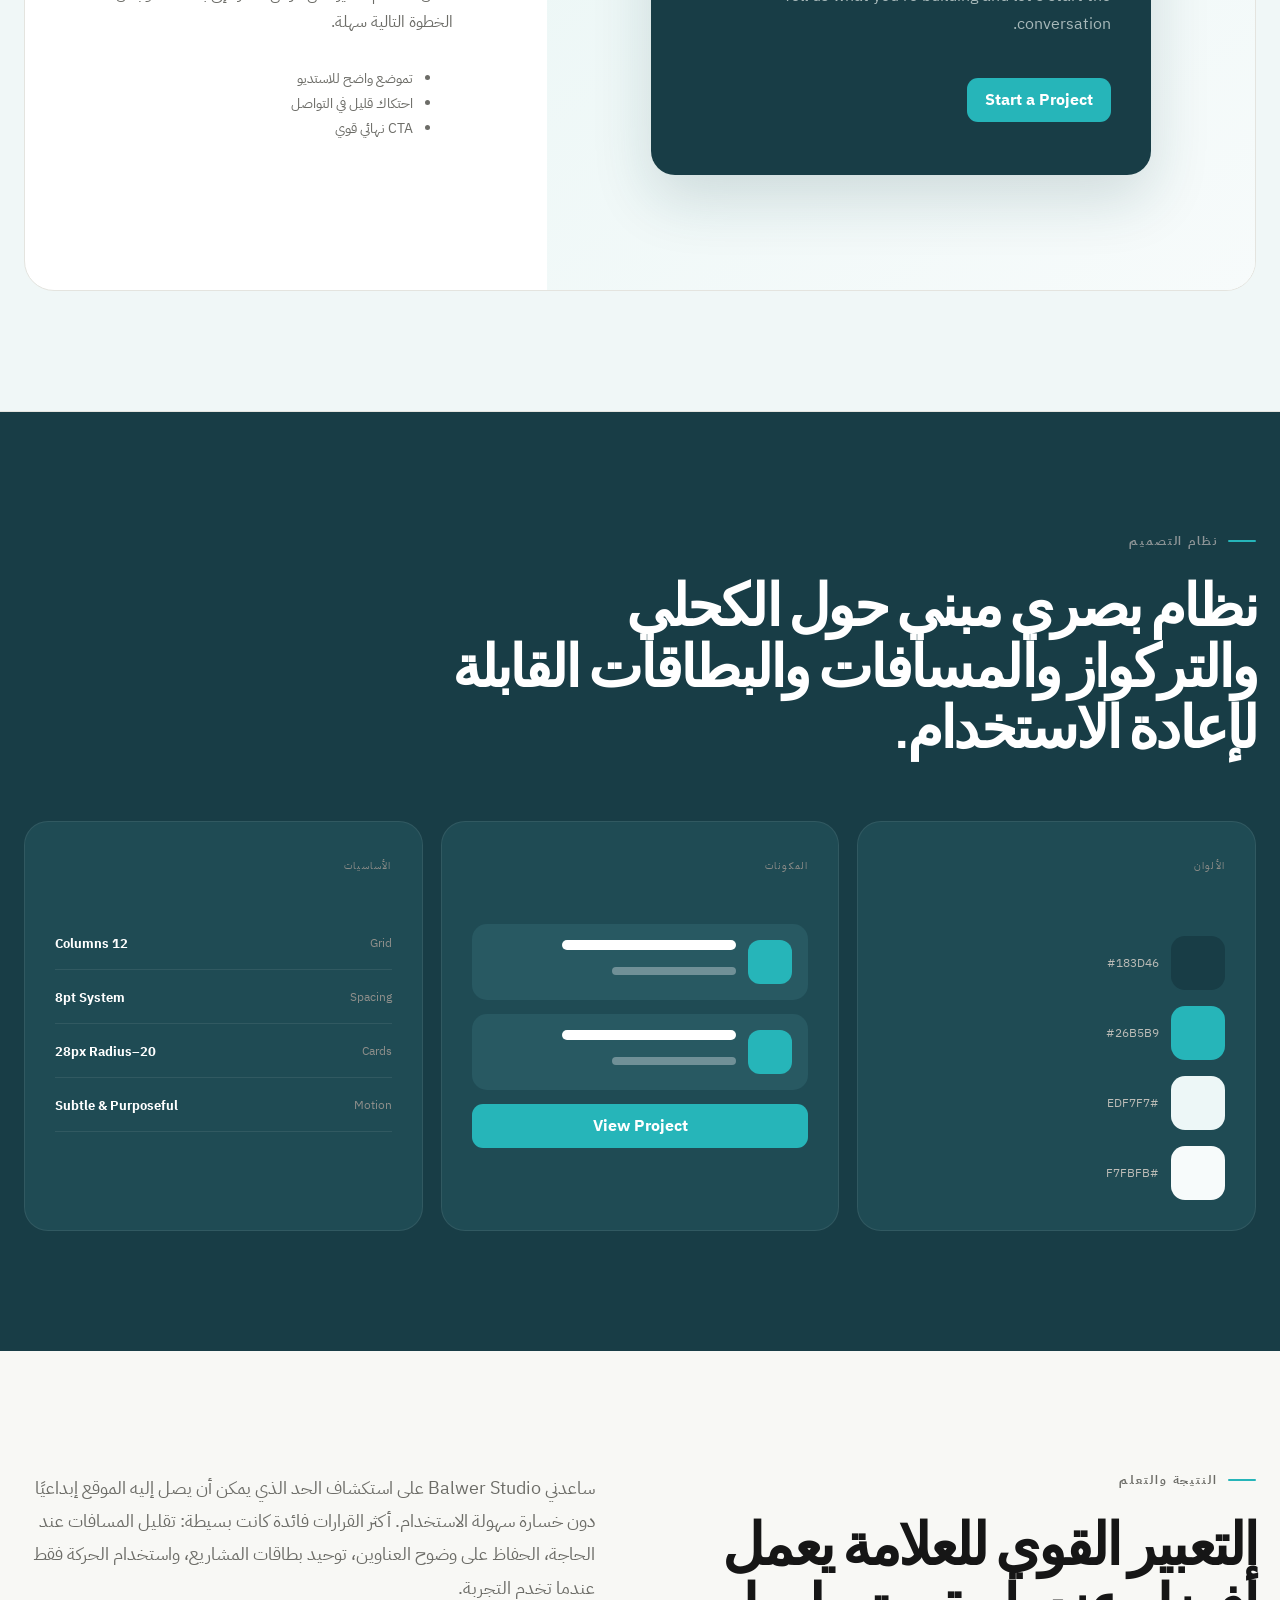
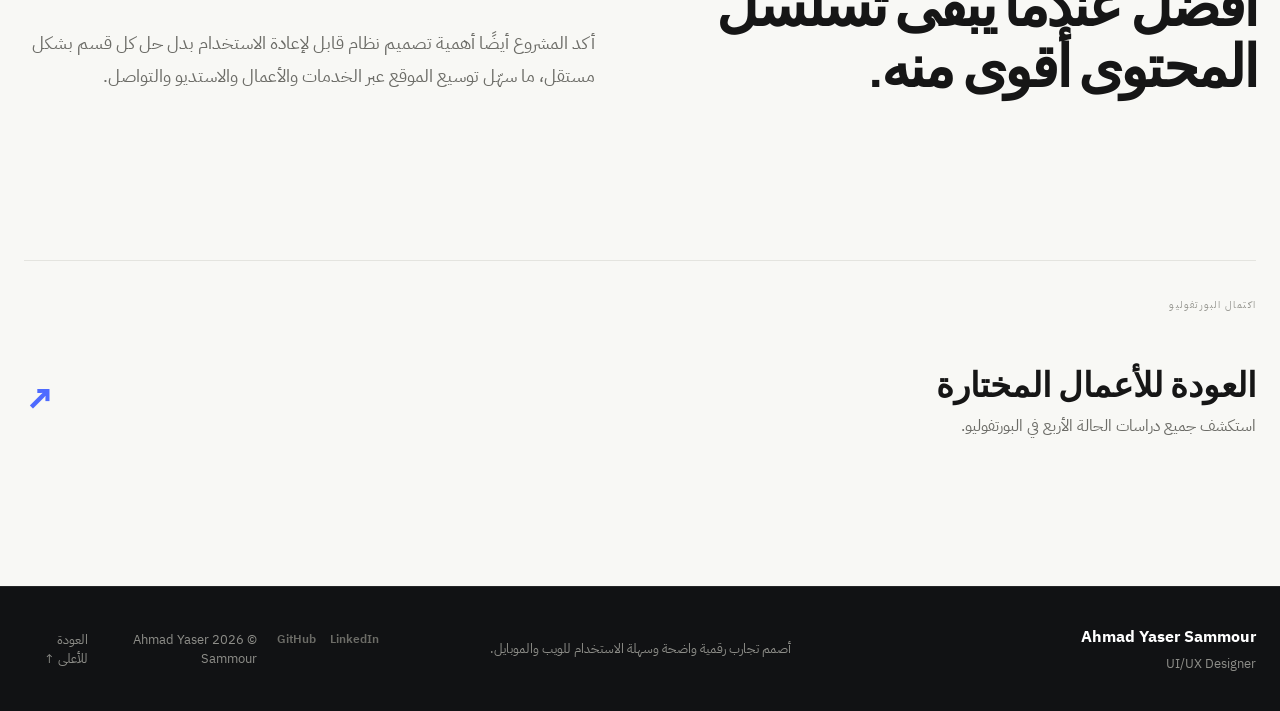
<file: portfolio/work/balwer/ar.html>
<!DOCTYPE html><html lang="ar" dir="rtl"><head><meta charset="utf-8"/><meta content="width=device-width, initial-scale=1.0" name="viewport"/><meta content="دراسة حالة لتجربة موقع Balwer Studio المتجاوب وهوية العلامة الرقمية." name="description"/><title>دراسة حالة Balwer Studio — أحمد ياسر سمور</title><link href="https://fonts.googleapis.com" rel="preconnect"/><link crossorigin="" href="https://fonts.gstatic.com" rel="preconnect"/><link href="https://fonts.googleapis.com/css2?family=IBM+Plex+Sans+Arabic:wght@400;500;600;700&amp;family=Inter:wght@400;500;600;700&amp;family=Manrope:wght@500;600;700&amp;display=swap" rel="stylesheet"/><link href="../../styles-1.css" rel="stylesheet"/><link href="../../styles-2.css" rel="stylesheet"/><link href="../../styles-3.css" rel="stylesheet"/><link href="../../styles-4.css" rel="stylesheet"/><link href="../../styles-5.css" rel="stylesheet"/><link href="../../styles-6.css" rel="stylesheet"/><link href="../../styles-bilingual.css" rel="stylesheet"/><link href="../../assets/favicon.svg" rel="icon" type="image/svg+xml"/><link href="https://balwerstudio.github.io/portfolio/work/balwer/ar.html" rel="canonical"/><link href="https://balwerstudio.github.io/portfolio/work/balwer/" hreflang="en" rel="alternate"/><link href="https://balwerstudio.github.io/portfolio/work/balwer/ar.html" hreflang="ar" rel="alternate"/><meta content="https://balwerstudio.github.io/portfolio/work/balwer/ar.html" property="og:url"/><link href="../../site.webmanifest" rel="manifest"/></head><body class="case-body balwer-case"><a class="skip-link" href="#main-content">انتقل إلى المحتوى</a><header class="site-header"><div class="container nav-wrap"><a aria-label="العودة إلى البورتفوليو" class="brand" href="../../ar.html"><span class="brand-dot"></span><span class="brand-name">Ahmad Yaser Sammour</span><small>UI/UX Designer</small></a><nav aria-label="تنقل دراسة الحالة" class="desktop-nav"><a href="#overview">نظرة عامة</a><a href="#structure">الهيكل</a><a href="#solution">الحل</a><a href="#system">نظام التصميم</a></nav><a class="lang-switch" href="index.html" hreflang="en">EN</a><a class="btn btn-small btn-outline desktop-cv" href="../../ar.html#work">العودة للأعمال ←</a><button aria-expanded="false" aria-label="فتح القائمة" class="menu-btn"><span></span><span></span></button></div><div class="mobile-menu"><a href="#overview">نظرة عامة</a><a href="#structure">الهيكل</a><a href="#solution">الحل</a><a href="#system">نظام التصميم</a><a href="../../ar.html#work">العودة للأعمال</a><a class="lang-switch" href="index.html">English</a></div></header><main id="top" tabindex="-1"><span aria-hidden="true" class="sr-anchor" id="main-content"></span><section class="case-hero bw-hero"><div class="container"><div class="case-breadcrumb reveal"><a href="../../ar.html#work">الأعمال المختارة</a><span>←</span><span>Balwer Studio</span></div><div class="case-hero-grid"><div class="case-hero-copy reveal"><div class="eyebrow bw-eyebrow"><span></span> موقع إبداعي · تجربة علامة</div><h1>Balwer Studio</h1><p class="case-lead">تجربة رقمية متجاوبة لاستديو إبداعي، صُممت لعرض الخدمات والأعمال المختارة وشخصية العلامة من خلال نظام موقع واضح وحديث وقابل للتوسع.</p><div class="case-tags bw-tags"><span>Web UX</span><span>UI Design</span><span>Interaction Design</span><span>Responsive Design</span><span>Brand Experience</span></div></div><aside class="case-meta-card reveal delay-1"><div><small>الدور</small><strong>مصمم UI/UX</strong></div><div><small>المنصة</small><strong>موقع متجاوب</strong></div><div><small>السنة</small><strong>2026</strong></div><div><small>التركيز</small><strong>الهوية + سهولة الاستخدام</strong></div></aside></div><div class="bw-cover reveal"><div class="bw-glow g1"></div><div class="bw-glow g2"></div><div class="bw-browser"><div class="bw-browser-top"><div class="bw-dots"><i></i><i></i><i></i></div><div class="bw-url"></div></div><div class="bw-site"><nav class="bw-site-nav"><strong>Balwer Studio</strong><div><span></span><span></span><span></span><span></span></div></nav><div class="bw-site-hero"><div class="bw-copy-block"><small>CREATIVE STUDIO</small><b></b><b></b><p></p><p class="short"></p><button></button></div><div class="bw-device-composition"><div class="bw-device desktop"></div><div class="bw-device mobile"></div><div class="bw-accent-ring"></div></div></div></div></div><div class="bw-mini-card services-mini"><small>SERVICES</small><strong>Design → Launch</strong><span>UI/UX · Web · Branding</span></div><div class="bw-mini-card work-mini"><small>SELECTED WORK</small><div class="bw-mini-projects"><i></i><i></i><i></i></div></div></div></div></section><section class="case-section" id="overview"><div class="container case-two-col"><div class="case-section-head reveal"><div class="eyebrow bw-eyebrow"><span></span> نظرة عامة</div><h2>بناء موقع استديو يبدو إبداعيًا دون التضحية بالوضوح.</h2></div><div class="case-copy reveal delay-1"><p>احتاج Balwer Studio حضورًا رقميًا يعكس شخصية إبداعية مع إبقاء الخدمات والمشاريع ومسارات التواصل سهلة الفهم. كان الموقع بحاجة إلى تميز بصري يبني الثقة والهوية، مع هيكل واضح يدعم قرار العميل.</p><p>ركز التصميم على الموازنة بين التعبير البصري وتسلسل المحتوى، واتساق البطاقات، والسلوك المتجاوب، والحركات الخفيفة.</p></div></div><div class="container"><div class="case-stat-grid bw-stat-grid reveal"><article><span>01</span><strong>UX يقوده البراند</strong><p>الهوية البصرية تدعم التجربة بدل منافستها.</p></article><article><span>02</span><strong>نظام متجاوب</strong><p>التخطيطات تتكيف بسلاسة بين سطح المكتب والموبايل.</p></article><article><span>03</span><strong>المشاريع أولًا</strong><p>الأعمال المختارة هي أقوى محتوى لبناء الثقة.</p></article><article><span>04</span><strong>تحويل واضح</strong><p>الخدمات والأعمال والتواصل تبقى سهلة الوصول.</p></article></div></div></section><section class="case-section bw-soft-section"><div class="container"><div class="case-section-head reveal"><div class="eyebrow bw-eyebrow"><span></span> التحدي</div><h2>المواقع الإبداعية قد تبدو جذابة لكنها أحيانًا تجعل العرض الفعلي أصعب للفهم.</h2></div><div class="challenge-grid"><article class="challenge-card reveal"><span>01</span><h3>ضوضاء بصرية زائدة</h3><p>قوة العناصر البصرية قد تقلل الوضوح عندما يحاول كل قسم أن يكون نقطة التركيز الرئيسية.</p></article><article class="challenge-card reveal delay-1"><span>02</span><h3>الخدمات تبدو منفصلة</h3><p>يجب أن يفهم المستخدم كيف ترتبط الخدمات من الفكرة إلى التصميم والإطلاق.</p></article><article class="challenge-card reveal delay-2"><span>03</span><h3>المشاريع بلا سياق</h3><p>يحتاج كل مشروع إلى سياق كافٍ ليوضح القيمة بدل أن يظهر كلقطة شاشة منفصلة.</p></article></div></div></section><section class="case-section" id="structure"><div class="container"><div class="case-section-head reveal"><div class="eyebrow bw-eyebrow"><span></span> هيكل الموقع</div><h2>بنية بسيطة تتمحور حول الخدمات والمصداقية والتواصل.</h2></div><div class="bw-sitemap reveal"><div class="bw-home-node"><span>الرئيسية</span><strong>Balwer Studio</strong></div><div class="bw-sitemap-grid"><article><span>01</span><strong>الخدمات</strong><small>ما الذي يقدمه الاستديو</small></article><article><span>02</span><strong>الأعمال</strong><small>المشاريع ودراسات الحالة</small></article><article><span>03</span><strong>الاستديو</strong><small>التموضع والمنهج والهوية</small></article><article><span>04</span><strong>تواصل</strong><small>مسار بسيط لبدء محادثة</small></article></div></div><div class="ux-principles bw-principles"><article class="reveal"><span>المحتوى قبل المؤثرات</span><p>الحركة والزخرفة تدعم الرسالة بدل إخفائها أو تأخيرها.</p></article><article class="reveal delay-1"><span>الأعمال المختارة أولًا</span><p>المشاريع تظهر مبكرًا لأنها أقوى دليل على القدرة.</p></article><article class="reveal delay-2"><span>إيقاع متسق</span><p>المسافات وأحجام الخطوط والبطاقات وأنماط الأقسام تشكل نظامًا يمكن تمييزه.</p></article></div></div></section><section class="case-section bw-soft-section" id="solution"><div class="container"><div class="case-section-head reveal"><div class="eyebrow bw-eyebrow"><span></span> الحل</div><h2>نظام موقع مرن يمنح كل قسم دوره دون كسر الاتساق البصري.</h2></div><div class="solution-showcase"><article class="solution-block bw-solution reveal"><div class="solution-copy"><span class="solution-no bw-accent">01</span><h3>Hero والتموضع</h3><p>يعرّف القسم الافتتاحي بالاستديو بوضوح، ثم يدعم الرسالة بتكوين بصري دون إرباك المستخدم.</p><ul><li>Value proposition واضحة</li><li>CTA رئيسي قوي</li><li>استخدام الهوية كعنصر داعم</li></ul></div><div class="solution-visual bw-hero-visual"><div class="bw-hero-demo"><nav><strong>Balwer</strong><span></span><span></span><span></span></nav><div class="bw-demo-content"><div class="bw-demo-copy"><small>DIGITAL STUDIO</small><b></b><b class="short"></b><i></i><i class="short"></i><button></button></div><div class="bw-demo-visual"><div class="bw-demo-screen"></div><div class="bw-demo-phone"></div></div></div></div></div></article><article class="solution-block reverse bw-solution reveal"><div class="solution-copy"><span class="solution-no bw-accent">02</span><h3>رحلة الخدمات</h3><p>تُعرض الخدمات كرحلة مترابطة بدل بطاقات منفصلة، ليسهل فهم دعم المشروع من الفكرة حتى الإطلاق.</p><ul><li>تجميع واضح للخدمات</li><li>منطق رحلة مترابطة</li><li>بطاقات وأوصاف سهلة المسح</li></ul></div><div class="solution-visual bw-services-visual"><div class="bw-journey"><article><span>01</span><strong>Discover</strong><small>Understand the idea</small></article><i>←</i><article><span>02</span><strong>Design</strong><small>Shape the experience</small></article><i>←</i><article><span>03</span><strong>Build</strong><small>Prepare for launch</small></article></div></div></article><article class="solution-block bw-solution reveal"><div class="solution-copy"><span class="solution-no bw-accent">03</span><h3>الأعمال المختارة</h3><p>تستخدم بطاقات المشاريع صورًا كبيرة وسياقًا مختصرًا وتفاعلًا متسقًا لعرض الأعمال دون ازدحام.</p><ul><li>معاينات مشاريع كبيرة</li><li>سياق مختصر للمشروع</li><li>سلوك CTA متسق</li></ul></div><div class="solution-visual bw-work-visual"><div class="bw-work-grid"><article class="wide"><div></div><b>Mr’Reel</b><span>AI Product</span></article><article><div></div><b>Daleely</b><span>Mobile Product</span></article><article><div></div><b>STARTECH</b><span>Service Platform</span></article></div></div></article><article class="solution-block reverse bw-solution reveal"><div class="solution-copy"><span class="solution-no bw-accent">04</span><h3>الاستديو والتواصل</h3><p>تنتقل الأقسام الأخيرة من عرض القدرة إلى بناء الثقة وجعل الخطوة التالية سهلة.</p><ul><li>تموضع واضح للاستديو</li><li>احتكاك قليل في التواصل</li><li>CTA نهائي قوي</li></ul></div><div class="solution-visual bw-contact-visual"><div class="bw-contact-demo"><small>LET’S WORK TOGETHER</small><strong>Have a project in mind?</strong><p>Tell us what you're building and let's start the conversation.</p><button>Start a Project</button></div></div></article></div></div></section><section class="case-section bw-system-section" id="system"><div class="container"><div class="case-section-head reveal"><div class="eyebrow bw-eyebrow lightish"><span></span> نظام التصميم</div><h2>نظام بصري مبني حول الكحلي والتركواز والمسافات والبطاقات القابلة لإعادة الاستخدام.</h2></div><div class="system-grid"><article class="system-card reveal"><span class="system-label">الألوان</span><div class="color-list"><div><b style="--swatch:#183D46"></b><span>#183D46</span></div><div><b style="--swatch:#26B5B9"></b><span>#26B5B9</span></div><div><b style="--swatch:#EDF7F7"></b><span>#EDF7F7</span></div><div><b style="--swatch:#F7FBFB"></b><span>#F7FBFB</span></div></div></article><article class="system-card reveal delay-1"><span class="system-label">المكونات</span><div class="bw-component-demo"><div class="bw-comp-card"><i></i><b></b><span></span></div><div class="bw-comp-card"><i></i><b></b><span></span></div><button>View Project</button></div></article><article class="system-card reveal delay-2"><span class="system-label">الأساسيات</span><div class="foundation-list"><div><span>Grid</span><strong>12 Columns</strong></div><div><span>Spacing</span><strong>8pt System</strong></div><div><span>Cards</span><strong>20–28px Radius</strong></div><div><span>Motion</span><strong>Subtle &amp; Purposeful</strong></div></div></article></div></div></section><section class="case-section"><div class="container reflection-grid"><div class="case-section-head reveal"><div class="eyebrow bw-eyebrow"><span></span> النتيجة والتعلم</div><h2>التعبير القوي للعلامة يعمل أفضل عندما يبقى تسلسل المحتوى أقوى منه.</h2></div><div class="reflection-copy reveal delay-1"><p>ساعدني Balwer Studio على استكشاف الحد الذي يمكن أن يصل إليه الموقع إبداعيًا دون خسارة سهولة الاستخدام. أكثر القرارات فائدة كانت بسيطة: تقليل المسافات عند الحاجة، الحفاظ على وضوح العناوين، توحيد بطاقات المشاريع، واستخدام الحركة فقط عندما تخدم التجربة.</p><p>أكد المشروع أيضًا أهمية تصميم نظام قابل لإعادة الاستخدام بدل حل كل قسم بشكل مستقل، ما سهّل توسيع الموقع عبر الخدمات والأعمال والاستديو والتواصل.</p></div></div><div class="container next-project reveal"><span>اكتمال البورتفوليو</span><a href="../../ar.html#work"><div><strong>العودة للأعمال المختارة</strong><p>استكشف جميع دراسات الحالة الأربع في البورتفوليو.</p></div><b>↗</b></a></div></section></main><footer class="site-footer"><div class="container footer-grid"><div><strong>Ahmad Yaser Sammour</strong><span>UI/UX Designer</span></div><p>أصمم تجارب رقمية واضحة وسهلة الاستخدام للويب والموبايل.</p><div class="footer-right"><div class="footer-social"><a href="https://www.linkedin.com/in/ahmad-sammour-0a0338221" target="_blank" rel="noopener noreferrer">LinkedIn</a><a href="https://github.com/ahmadysamour" target="_blank" rel="noopener noreferrer">GitHub</a></div><span>© 2026 Ahmad Yaser Sammour</span><a href="#top">العودة للأعلى ↑</a></div></div></footer><script src="../../script.js"></script></body></html>
</file>
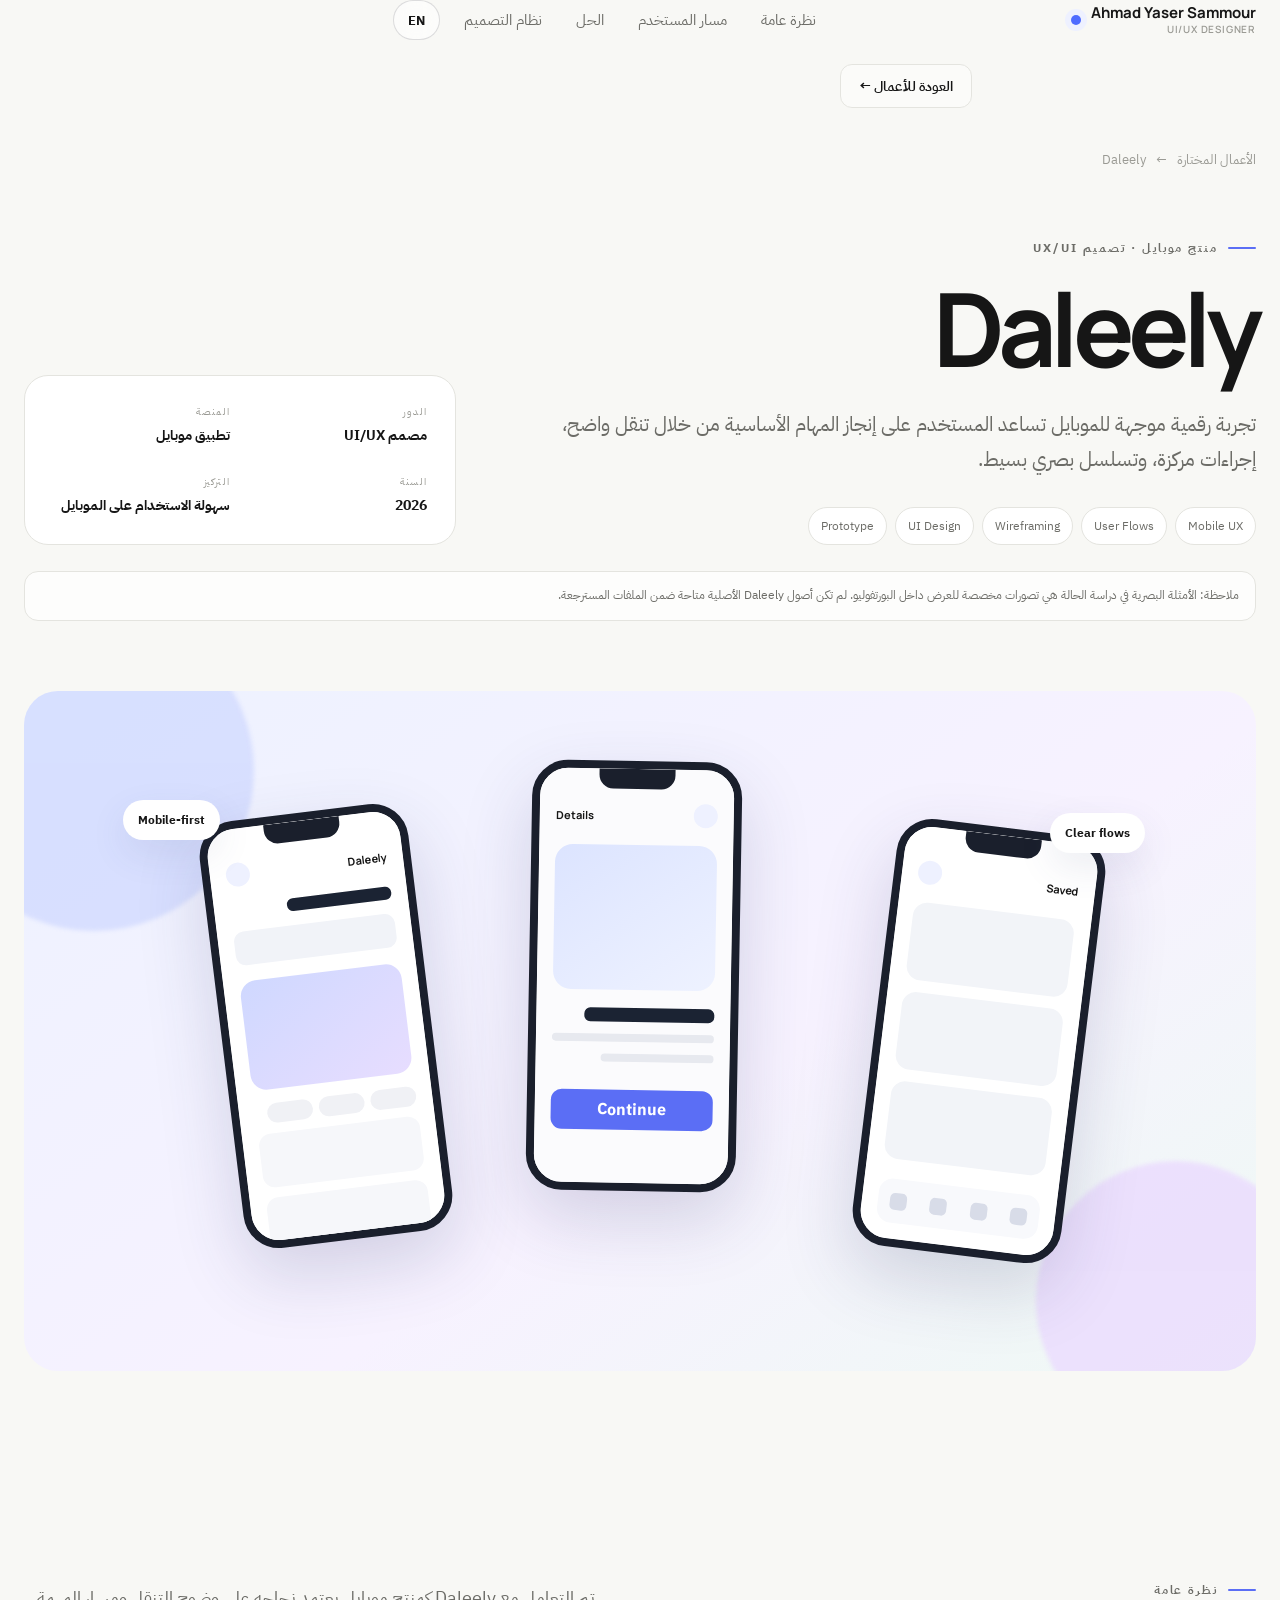
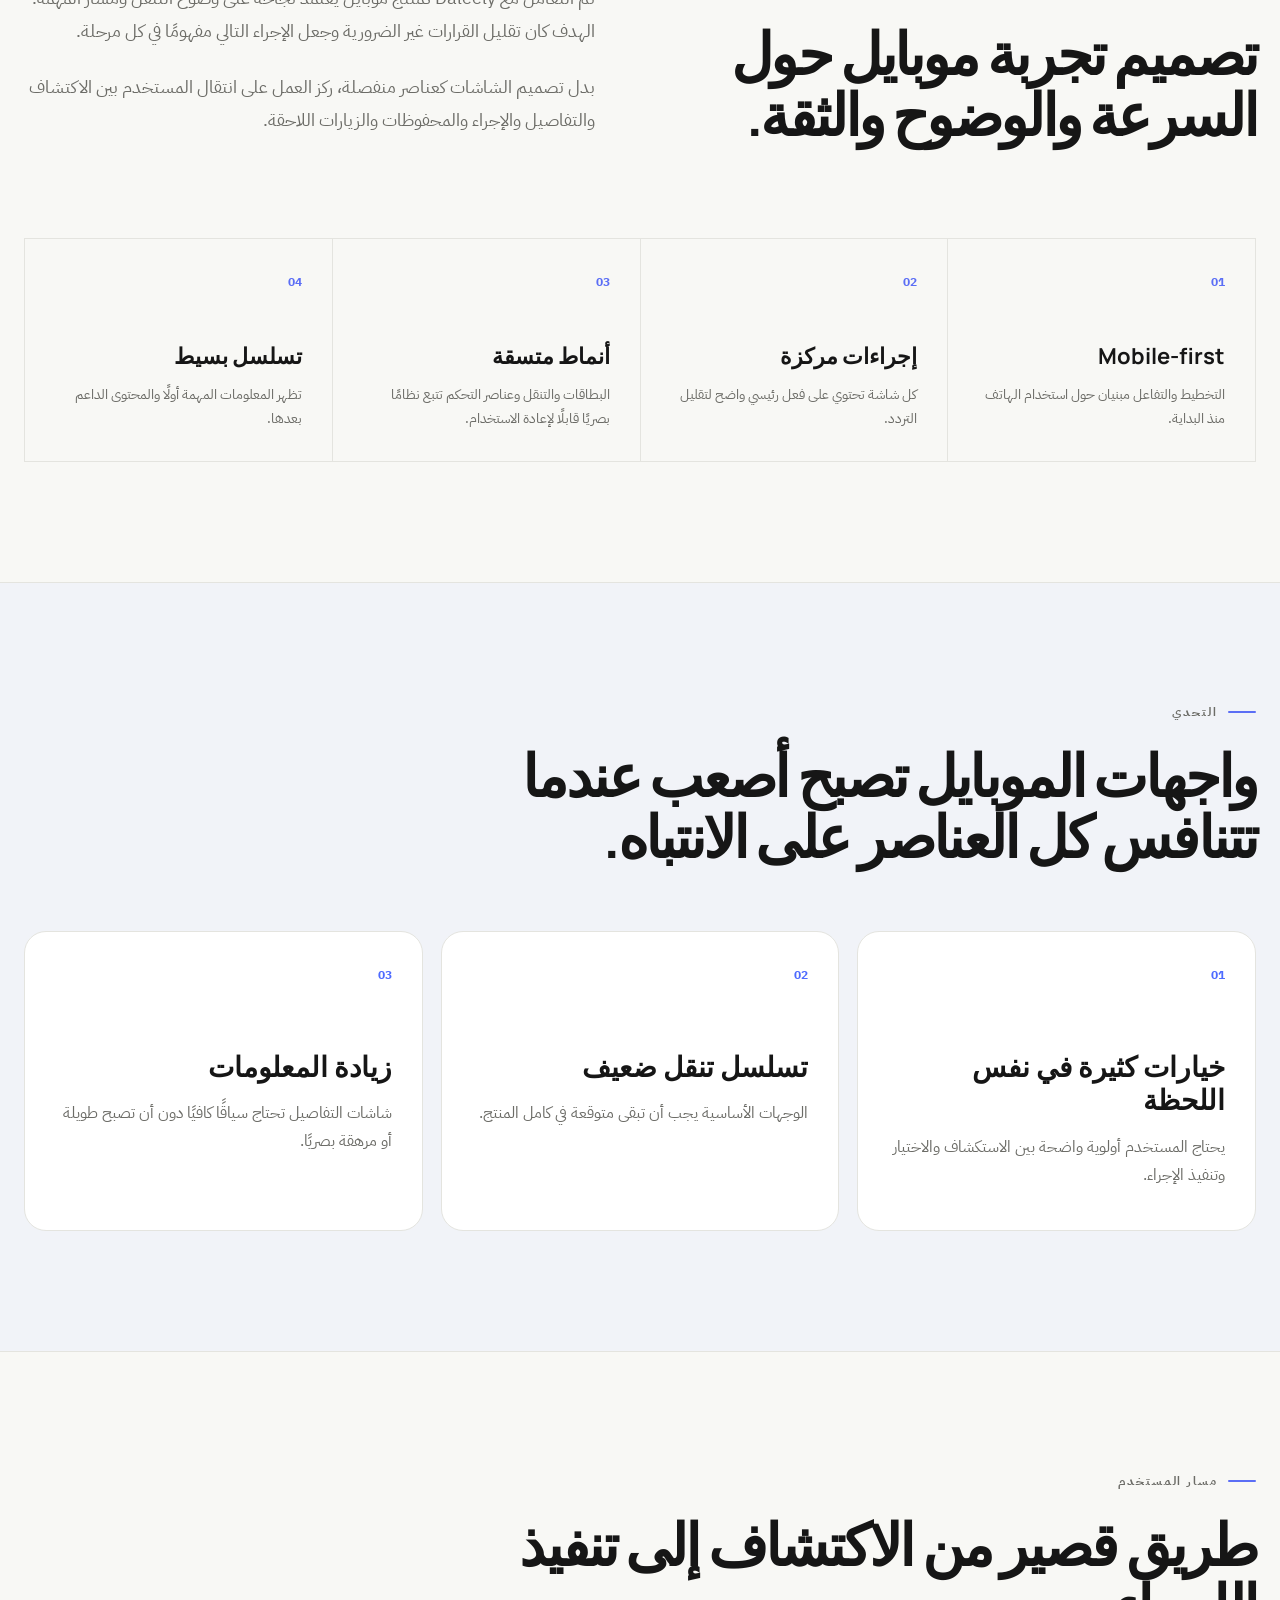
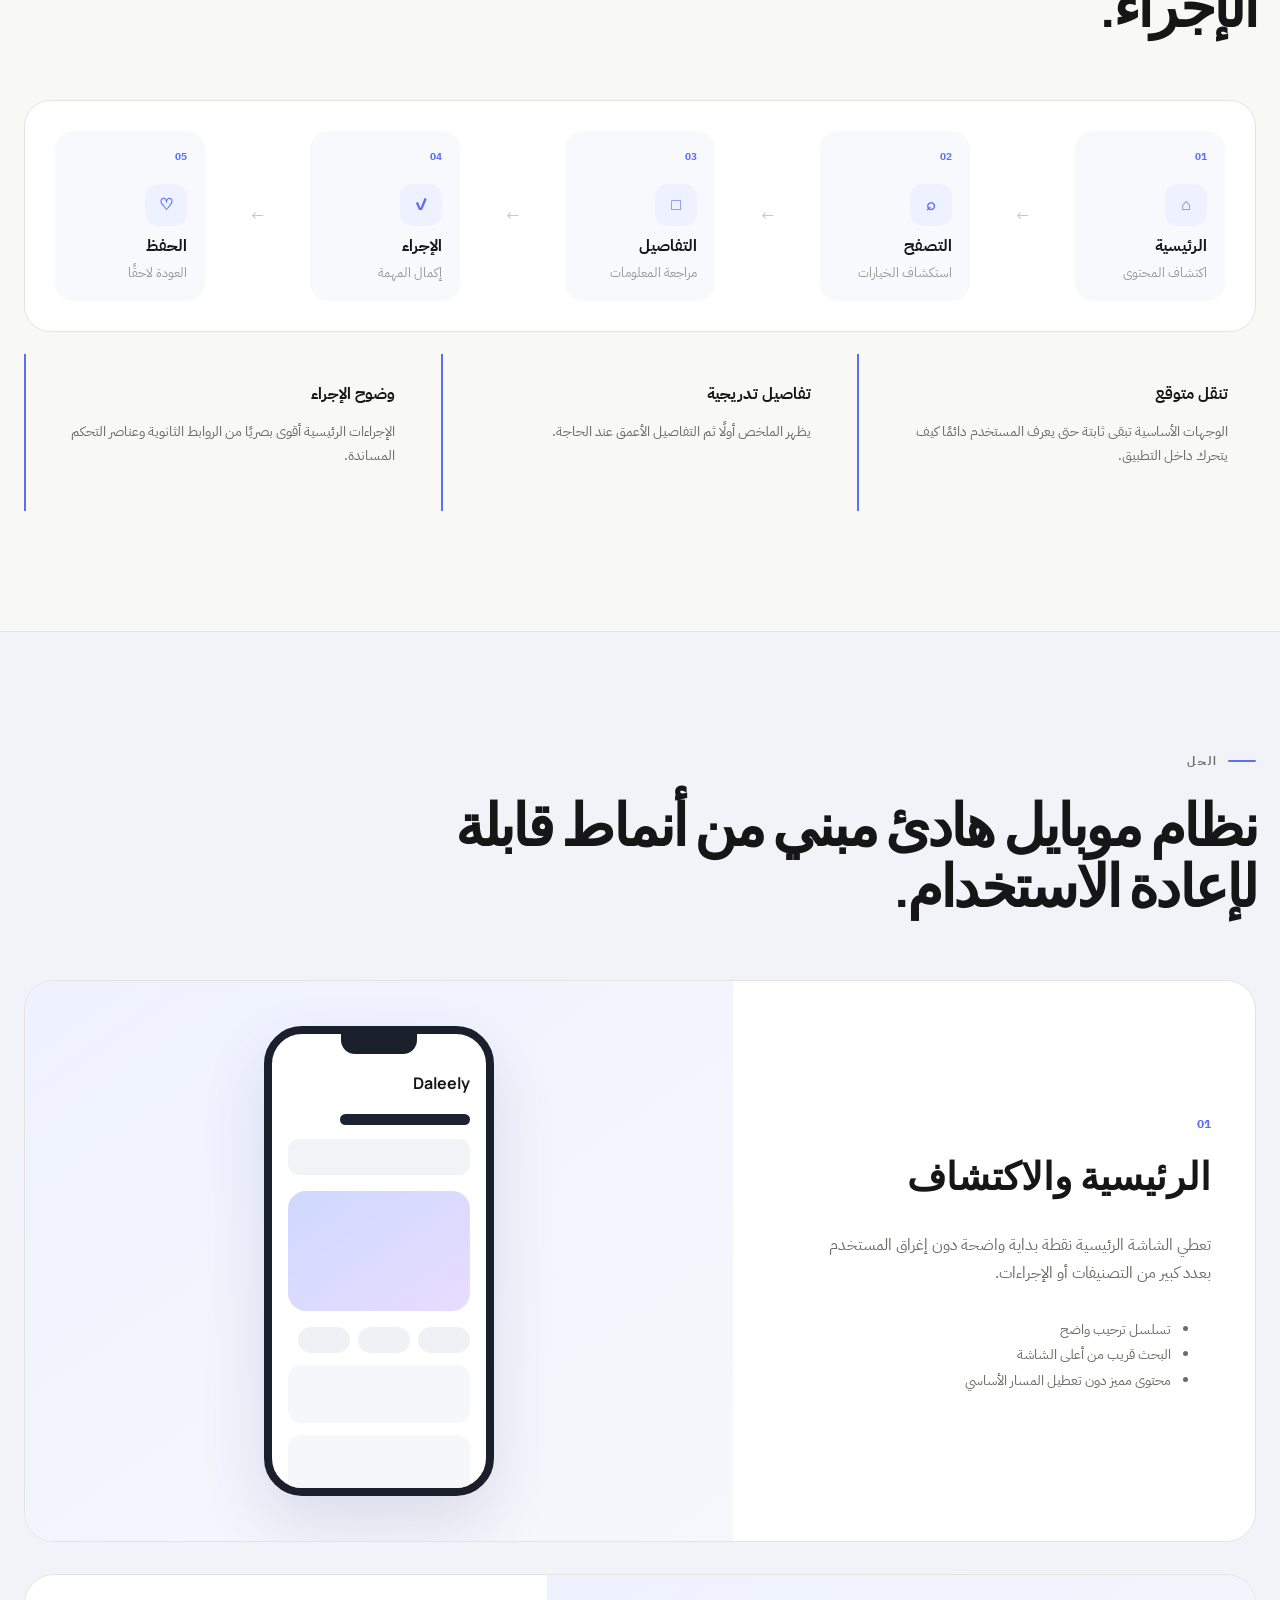
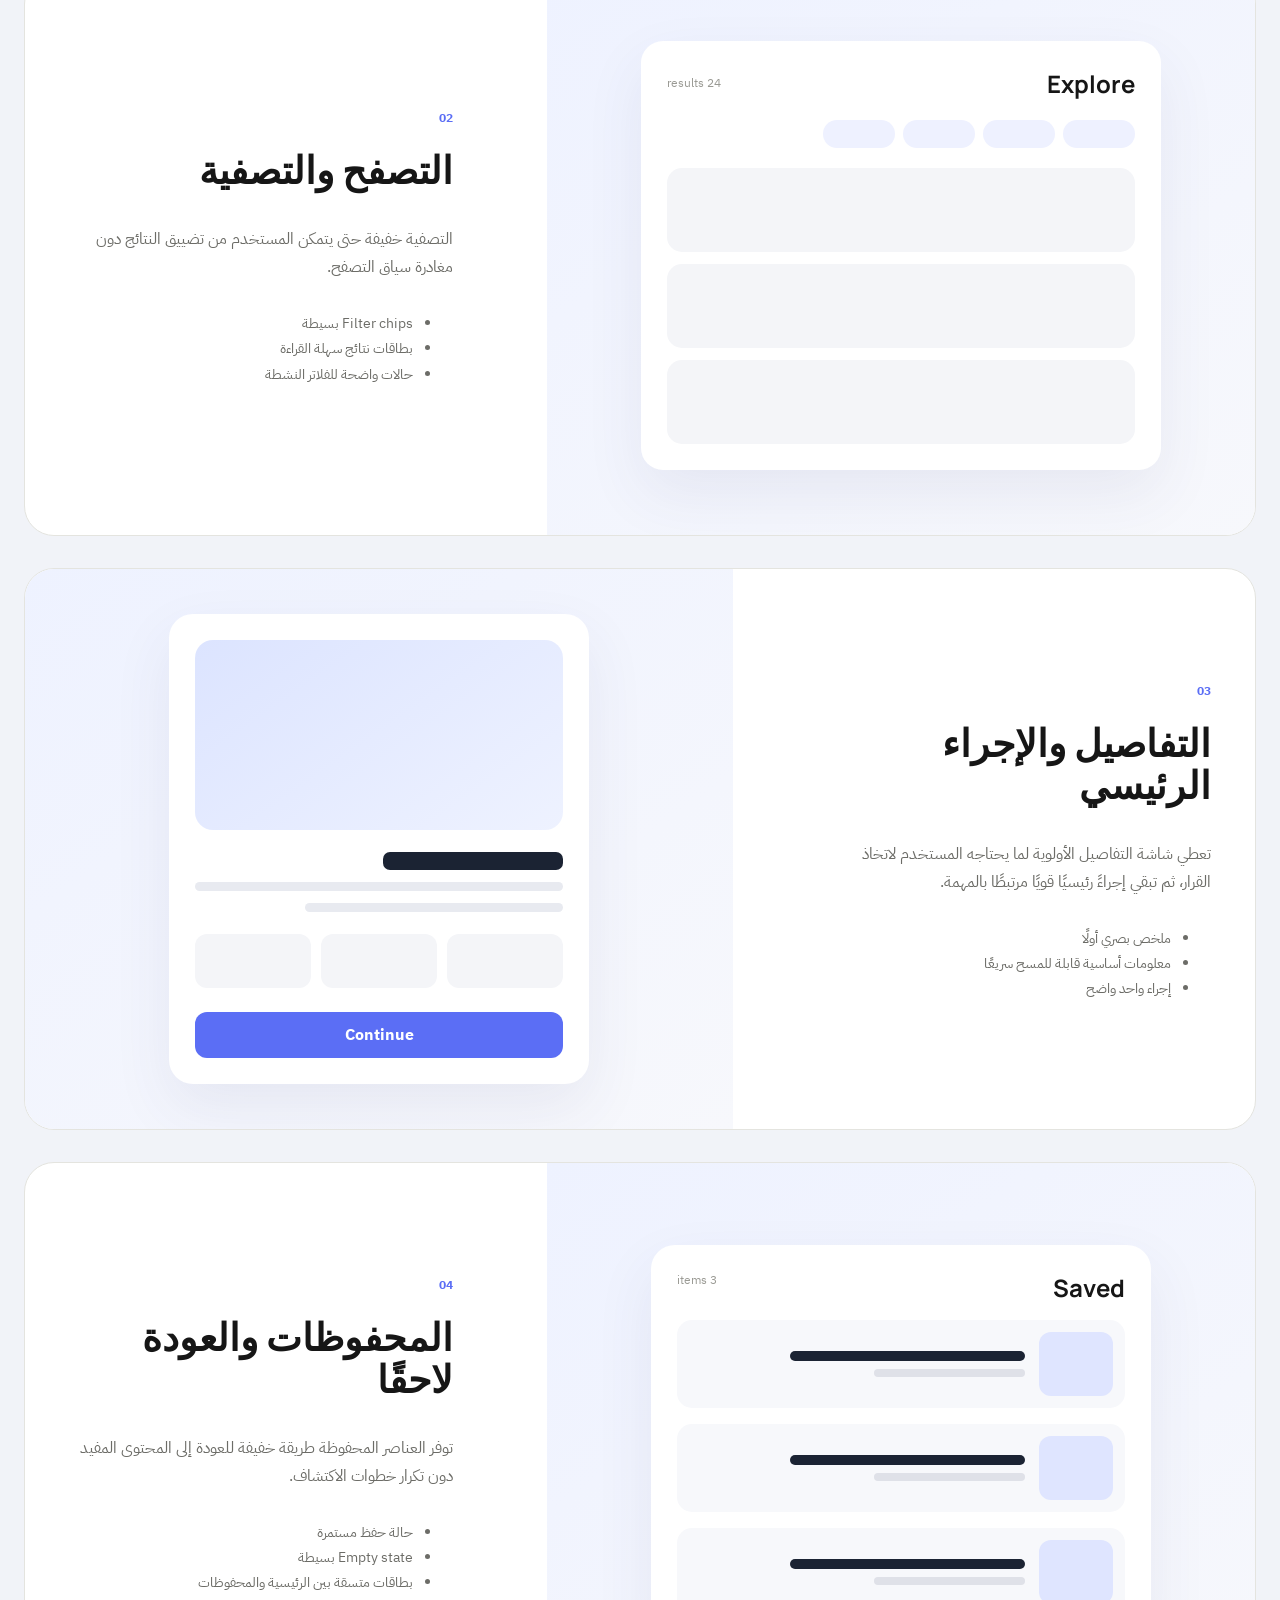
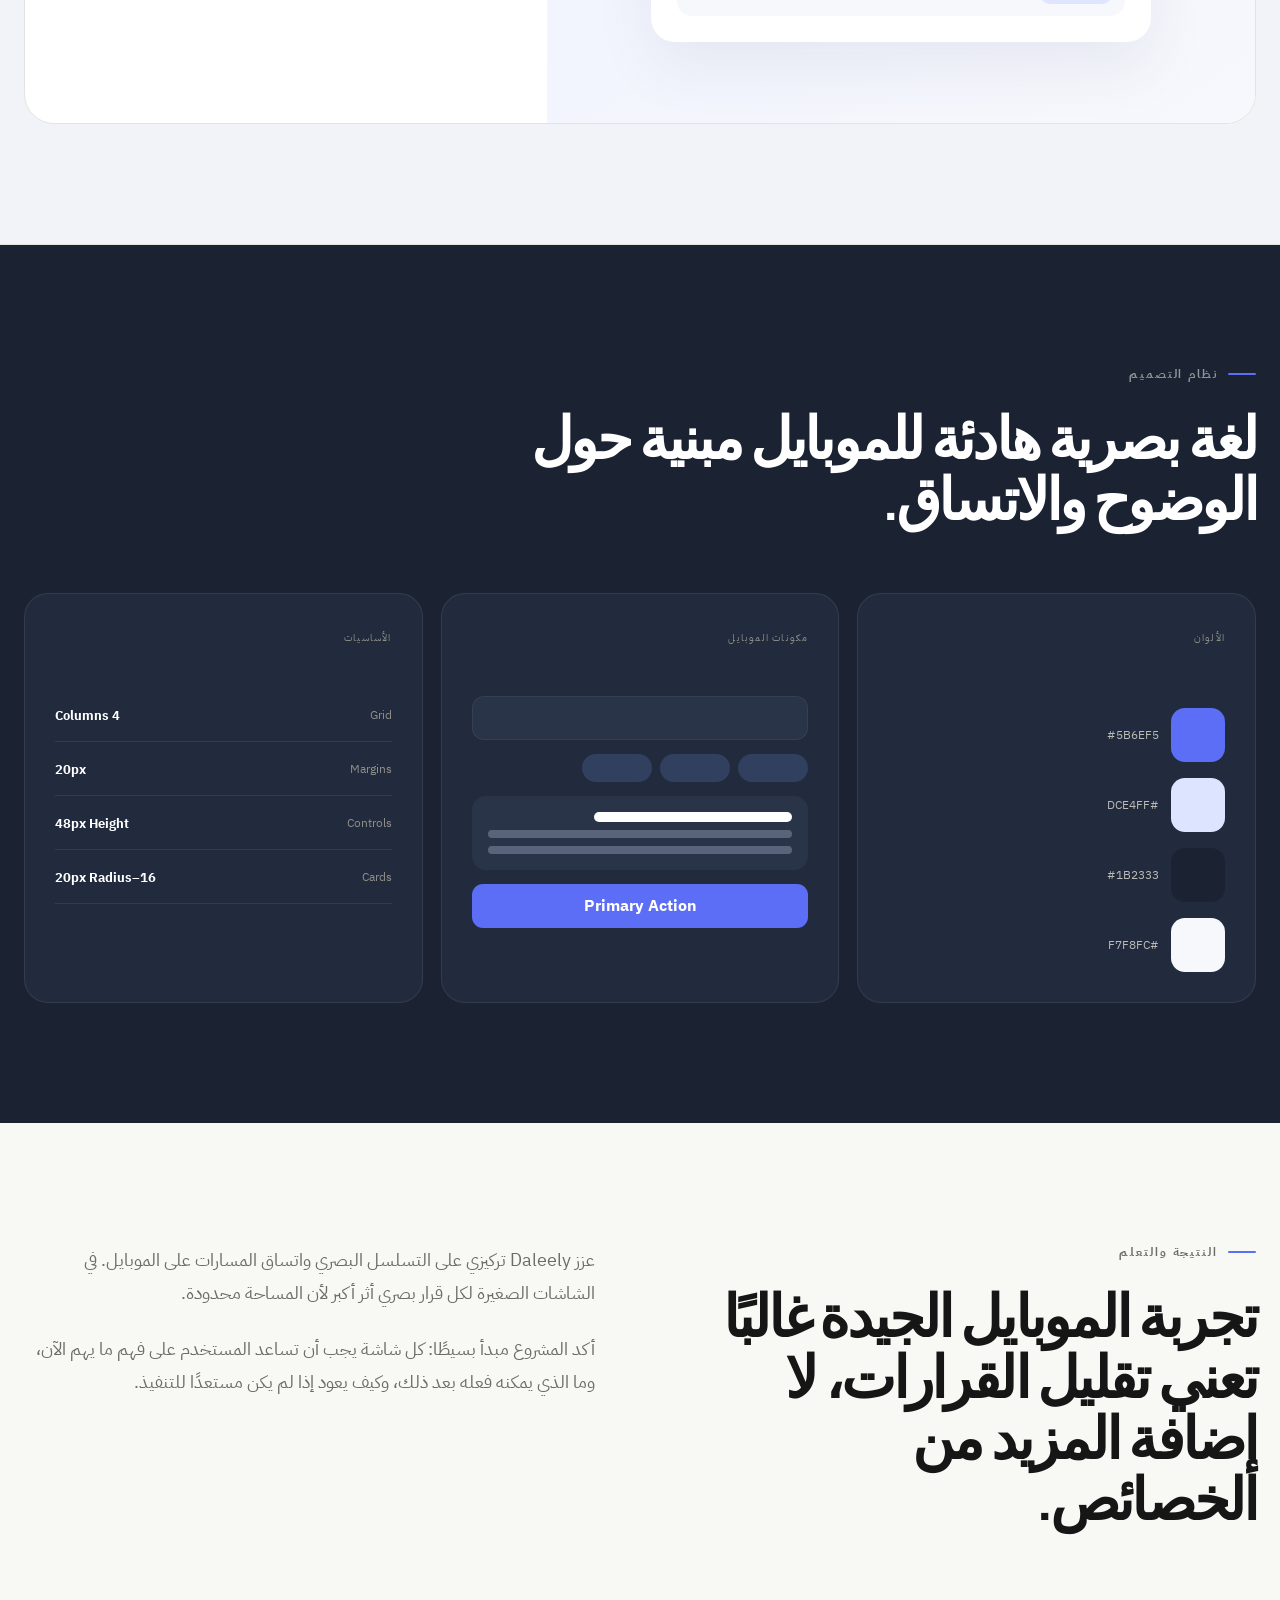
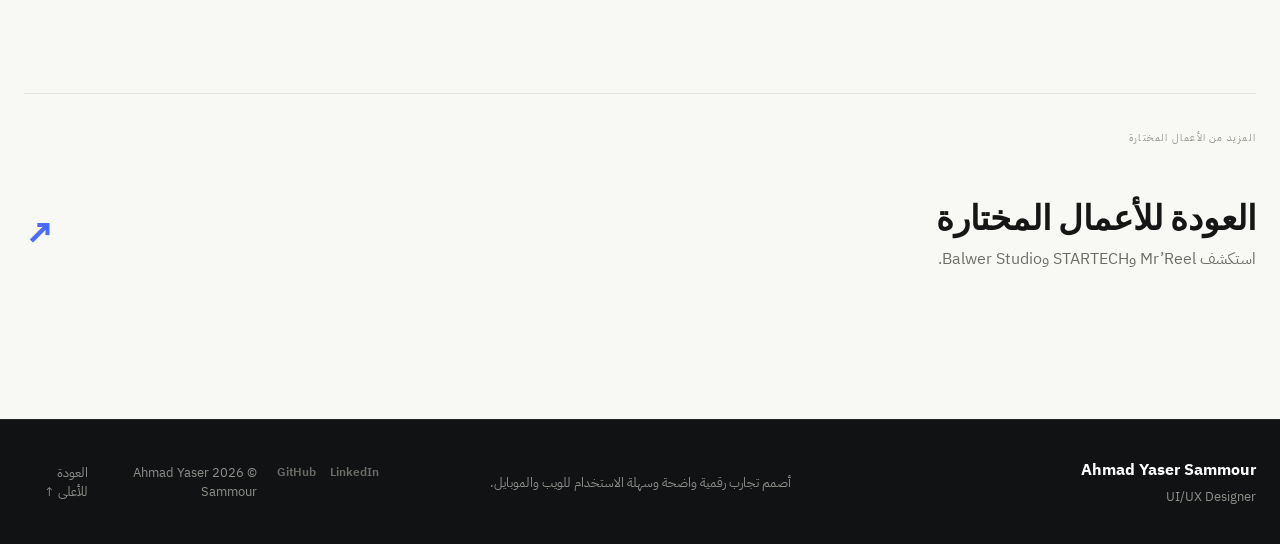
<file: portfolio/work/daleely/ar.html>
<!DOCTYPE html><html lang="ar" dir="rtl"><head><meta charset="utf-8"/><meta content="width=device-width, initial-scale=1.0" name="viewport"/><meta content="دراسة حالة لتصميم منتج موبايل Daleely تركّز على وضوح التنقل ومسارات الاستخدام وتقليل الاحتكاك." name="description"/><title>دراسة حالة Daleely — أحمد ياسر سمور</title><link href="https://fonts.googleapis.com" rel="preconnect"/><link crossorigin="" href="https://fonts.gstatic.com" rel="preconnect"/><link href="https://fonts.googleapis.com/css2?family=IBM+Plex+Sans+Arabic:wght@400;500;600;700&amp;family=Inter:wght@400;500;600;700&amp;family=Manrope:wght@500;600;700&amp;display=swap" rel="stylesheet"/><link href="../../styles-1.css" rel="stylesheet"/><link href="../../styles-2.css" rel="stylesheet"/><link href="../../styles-3.css" rel="stylesheet"/><link href="../../styles-4.css" rel="stylesheet"/><link href="../../styles-5.css" rel="stylesheet"/><link href="../../styles-6.css" rel="stylesheet"/><link href="../../styles-bilingual.css" rel="stylesheet"/><link href="../../assets/favicon.svg" rel="icon" type="image/svg+xml"/><link href="https://balwerstudio.github.io/portfolio/work/daleely/ar.html" rel="canonical"/><link href="https://balwerstudio.github.io/portfolio/work/daleely/" hreflang="en" rel="alternate"/><link href="https://balwerstudio.github.io/portfolio/work/daleely/ar.html" hreflang="ar" rel="alternate"/><meta content="https://balwerstudio.github.io/portfolio/work/daleely/ar.html" property="og:url"/><link href="../../site.webmanifest" rel="manifest"/></head><body class="case-body daleely-case"><a class="skip-link" href="#main-content">انتقل إلى المحتوى</a><header class="site-header"><div class="container nav-wrap"><a aria-label="العودة إلى البورتفوليو" class="brand" href="../../ar.html"><span class="brand-dot"></span><span class="brand-name">Ahmad Yaser Sammour</span><small>UI/UX Designer</small></a><nav aria-label="تنقل دراسة الحالة" class="desktop-nav"><a href="#overview">نظرة عامة</a><a href="#flow">مسار المستخدم</a><a href="#solution">الحل</a><a href="#system">نظام التصميم</a></nav><a class="lang-switch" href="index.html" hreflang="en">EN</a><a class="btn btn-small btn-outline desktop-cv" href="../../ar.html#work">العودة للأعمال ←</a><button aria-expanded="false" aria-label="فتح القائمة" class="menu-btn"><span></span><span></span></button></div><div class="mobile-menu"><a href="#overview">نظرة عامة</a><a href="#flow">مسار المستخدم</a><a href="#solution">الحل</a><a href="#system">نظام التصميم</a><a href="../../ar.html#work">العودة للأعمال</a><a class="lang-switch" href="index.html">English</a></div></header><main id="top" tabindex="-1"><span aria-hidden="true" class="sr-anchor" id="main-content"></span><section class="case-hero dl-hero"><div class="container"><div class="case-breadcrumb reveal"><a href="../../ar.html#work">الأعمال المختارة</a><span>←</span><span>Daleely</span></div><div class="case-hero-grid"><div class="case-hero-copy reveal"><div class="eyebrow dl-eyebrow"><span></span> منتج موبايل · تصميم UX/UI</div><h1>Daleely</h1><p class="case-lead">تجربة رقمية موجهة للموبايل تساعد المستخدم على إنجاز المهام الأساسية من خلال تنقل واضح، إجراءات مركزة، وتسلسل بصري بسيط.</p><div class="case-tags dl-tags"><span>Mobile UX</span><span>User Flows</span><span>Wireframing</span><span>UI Design</span><span>Prototype</span></div></div><aside class="case-meta-card reveal delay-1"><div><small>الدور</small><strong>مصمم UI/UX</strong></div><div><small>المنصة</small><strong>تطبيق موبايل</strong></div><div><small>السنة</small><strong>2026</strong></div><div><small>التركيز</small><strong>سهولة الاستخدام على الموبايل</strong></div></aside></div><div class="case-source-note" style="margin-top:26px;padding:14px 16px;border-radius:14px;border:1px solid #e4e4df;background:rgba(255,255,255,.72);color:#6c6c67;font-size:12px;line-height:1.65">ملاحظة: الأمثلة البصرية في دراسة الحالة هي تصورات مخصصة للعرض داخل البورتفوليو. لم تكن أصول Daleely الأصلية متاحة ضمن الملفات المسترجعة.</div><div class="dl-cover reveal"><div class="dl-orb orb1"></div><div class="dl-orb orb2"></div><div class="dl-phone dl-phone-one"><div class="dl-notch"></div><div class="dl-phone-screen"><div class="dl-topbar"><b>Daleely</b><i></i></div><div class="dl-greeting"></div><div class="dl-search"></div><div class="dl-feature-card"></div><div class="dl-chip-row"><span></span><span></span><span></span></div><div class="dl-list-item"></div><div class="dl-list-item"></div></div></div><div class="dl-phone dl-phone-two"><div class="dl-notch"></div><div class="dl-phone-screen alt"><div class="dl-topbar"><i></i><b>Details</b></div><div class="dl-detail-image"></div><div class="dl-detail-title"></div><div class="dl-detail-text"></div><div class="dl-detail-text short"></div><button class="dl-primary-btn">Continue</button></div></div><div class="dl-phone dl-phone-three"><div class="dl-notch"></div><div class="dl-phone-screen"><div class="dl-topbar"><b>Saved</b><i></i></div><div class="dl-saved-card"></div><div class="dl-saved-card"></div><div class="dl-saved-card"></div><div class="dl-bottom-nav"><span></span><span></span><span></span><span></span></div></div></div><div class="dl-float-label label-a">Mobile-first</div><div class="dl-float-label label-b">Clear flows</div></div></div></section><section class="case-section" id="overview"><div class="container case-two-col"><div class="case-section-head reveal"><div class="eyebrow dl-eyebrow"><span></span> نظرة عامة</div><h2>تصميم تجربة موبايل حول السرعة والوضوح والثقة.</h2></div><div class="case-copy reveal delay-1"><p>تم التعامل مع Daleely كمنتج موبايل يعتمد نجاحه على وضوح التنقل ومسار المهمة. الهدف كان تقليل القرارات غير الضرورية وجعل الإجراء التالي مفهومًا في كل مرحلة.</p><p>بدل تصميم الشاشات كعناصر منفصلة، ركز العمل على انتقال المستخدم بين الاكتشاف والتفاصيل والإجراء والمحفوظات والزيارات اللاحقة.</p></div></div><div class="container"><div class="case-stat-grid dl-stat-grid reveal"><article><span>01</span><strong>Mobile-first</strong><p>التخطيط والتفاعل مبنيان حول استخدام الهاتف منذ البداية.</p></article><article><span>02</span><strong>إجراءات مركزة</strong><p>كل شاشة تحتوي على فعل رئيسي واضح لتقليل التردد.</p></article><article><span>03</span><strong>أنماط متسقة</strong><p>البطاقات والتنقل وعناصر التحكم تتبع نظامًا بصريًا قابلًا لإعادة الاستخدام.</p></article><article><span>04</span><strong>تسلسل بسيط</strong><p>تظهر المعلومات المهمة أولًا والمحتوى الداعم بعدها.</p></article></div></div></section><section class="case-section dl-soft-section"><div class="container"><div class="case-section-head reveal"><div class="eyebrow dl-eyebrow"><span></span> التحدي</div><h2>واجهات الموبايل تصبح أصعب عندما تتنافس كل العناصر على الانتباه.</h2></div><div class="challenge-grid"><article class="challenge-card reveal"><span>01</span><h3>خيارات كثيرة في نفس اللحظة</h3><p>يحتاج المستخدم أولوية واضحة بين الاستكشاف والاختيار وتنفيذ الإجراء.</p></article><article class="challenge-card reveal delay-1"><span>02</span><h3>تسلسل تنقل ضعيف</h3><p>الوجهات الأساسية يجب أن تبقى متوقعة في كامل المنتج.</p></article><article class="challenge-card reveal delay-2"><span>03</span><h3>زيادة المعلومات</h3><p>شاشات التفاصيل تحتاج سياقًا كافيًا دون أن تصبح طويلة أو مرهقة بصريًا.</p></article></div></div></section><section class="case-section" id="flow"><div class="container"><div class="case-section-head reveal"><div class="eyebrow dl-eyebrow"><span></span> مسار المستخدم</div><h2>طريق قصير من الاكتشاف إلى تنفيذ الإجراء.</h2></div><div class="dl-flow reveal"><article><span>01</span><div class="dl-flow-icon">⌂</div><strong>الرئيسية</strong><small>اكتشاف المحتوى</small></article><i>←</i><article><span>02</span><div class="dl-flow-icon">⌕</div><strong>التصفح</strong><small>استكشاف الخيارات</small></article><i>←</i><article><span>03</span><div class="dl-flow-icon">□</div><strong>التفاصيل</strong><small>مراجعة المعلومات</small></article><i>←</i><article><span>04</span><div class="dl-flow-icon">✓</div><strong>الإجراء</strong><small>إكمال المهمة</small></article><i>←</i><article><span>05</span><div class="dl-flow-icon">♡</div><strong>الحفظ</strong><small>العودة لاحقًا</small></article></div><div class="ux-principles dl-principles"><article class="reveal"><span>تنقل متوقع</span><p>الوجهات الأساسية تبقى ثابتة حتى يعرف المستخدم دائمًا كيف يتحرك داخل التطبيق.</p></article><article class="reveal delay-1"><span>تفاصيل تدريجية</span><p>يظهر الملخص أولًا ثم التفاصيل الأعمق عند الحاجة.</p></article><article class="reveal delay-2"><span>وضوح الإجراء</span><p>الإجراءات الرئيسية أقوى بصريًا من الروابط الثانوية وعناصر التحكم المساندة.</p></article></div></div></section><section class="case-section dl-soft-section" id="solution"><div class="container"><div class="case-section-head reveal"><div class="eyebrow dl-eyebrow"><span></span> الحل</div><h2>نظام موبايل هادئ مبني من أنماط قابلة لإعادة الاستخدام.</h2></div><div class="solution-showcase"><article class="solution-block dl-solution reveal"><div class="solution-copy"><span class="solution-no dl-accent">01</span><h3>الرئيسية والاكتشاف</h3><p>تعطي الشاشة الرئيسية نقطة بداية واضحة دون إغراق المستخدم بعدد كبير من التصنيفات أو الإجراءات.</p><ul><li>تسلسل ترحيب واضح</li><li>البحث قريب من أعلى الشاشة</li><li>محتوى مميز دون تعطيل المسار الأساسي</li></ul></div><div class="solution-visual dl-home-visual"><div class="dl-demo-phone"><div class="dl-notch"></div><div class="dl-demo-inner"><div class="dl-demo-brand">Daleely</div><div class="dl-demo-line xl"></div><div class="dl-demo-search"></div><div class="dl-demo-feature"></div><div class="dl-demo-categories"><i></i><i></i><i></i></div><div class="dl-demo-row"></div><div class="dl-demo-row"></div></div></div></div></article><article class="solution-block reverse dl-solution reveal"><div class="solution-copy"><span class="solution-no dl-accent">02</span><h3>التصفح والتصفية</h3><p>التصفية خفيفة حتى يتمكن المستخدم من تضييق النتائج دون مغادرة سياق التصفح.</p><ul><li>Filter chips بسيطة</li><li>بطاقات نتائج سهلة القراءة</li><li>حالات واضحة للفلاتر النشطة</li></ul></div><div class="solution-visual dl-browse-visual"><div class="dl-results-panel"><div class="dl-results-head"><b>Explore</b><span>24 results</span></div><div class="dl-filter-row"><i></i><i></i><i></i><i></i></div><div class="dl-result-card"></div><div class="dl-result-card"></div><div class="dl-result-card"></div></div></div></article><article class="solution-block dl-solution reveal"><div class="solution-copy"><span class="solution-no dl-accent">03</span><h3>التفاصيل والإجراء الرئيسي</h3><p>تعطي شاشة التفاصيل الأولوية لما يحتاجه المستخدم لاتخاذ القرار، ثم تبقي إجراءً رئيسيًا قويًا مرتبطًا بالمهمة.</p><ul><li>ملخص بصري أولًا</li><li>معلومات أساسية قابلة للمسح سريعًا</li><li>إجراء واحد واضح</li></ul></div><div class="solution-visual dl-detail-visual"><div class="dl-detail-demo"><div class="dl-detail-demo-image"></div><div class="dl-detail-demo-title"></div><div class="dl-detail-demo-text"></div><div class="dl-detail-demo-text short"></div><div class="dl-info-grid"><span></span><span></span><span></span></div><button>Continue</button></div></div></article><article class="solution-block reverse dl-solution reveal"><div class="solution-copy"><span class="solution-no dl-accent">04</span><h3>المحفوظات والعودة لاحقًا</h3><p>توفر العناصر المحفوظة طريقة خفيفة للعودة إلى المحتوى المفيد دون تكرار خطوات الاكتشاف.</p><ul><li>حالة حفظ مستمرة</li><li>Empty state بسيطة</li><li>بطاقات متسقة بين الرئيسية والمحفوظات</li></ul></div><div class="solution-visual dl-saved-visual"><div class="dl-saved-demo"><div class="dl-saved-demo-head"><b>Saved</b><span>3 items</span></div><div class="dl-saved-demo-card"><i></i><div><b></b><span></span></div></div><div class="dl-saved-demo-card"><i></i><div><b></b><span></span></div></div><div class="dl-saved-demo-card"><i></i><div><b></b><span></span></div></div></div></div></article></div></div></section><section class="case-section dl-system-section" id="system"><div class="container"><div class="case-section-head reveal"><div class="eyebrow dl-eyebrow lightish"><span></span> نظام التصميم</div><h2>لغة بصرية هادئة للموبايل مبنية حول الوضوح والاتساق.</h2></div><div class="system-grid"><article class="system-card reveal"><span class="system-label">الألوان</span><div class="color-list"><div><b style="--swatch:#5B6EF5"></b><span>#5B6EF5</span></div><div><b style="--swatch:#DCE4FF"></b><span>#DCE4FF</span></div><div><b style="--swatch:#1B2333"></b><span>#1B2333</span></div><div><b style="--swatch:#F7F8FC"></b><span>#F7F8FC</span></div></div></article><article class="system-card reveal delay-1"><span class="system-label">مكونات الموبايل</span><div class="dl-component-demo"><div class="dl-comp-search"></div><div class="dl-comp-chip-row"><i></i><i></i><i></i></div><div class="dl-comp-card"><b></b><span></span><span></span></div><button>Primary Action</button></div></article><article class="system-card reveal delay-2"><span class="system-label">الأساسيات</span><div class="foundation-list"><div><span>Grid</span><strong>4 Columns</strong></div><div><span>Margins</span><strong>20px</strong></div><div><span>Controls</span><strong>48px Height</strong></div><div><span>Cards</span><strong>16–20px Radius</strong></div></div></article></div></div></section><section class="case-section"><div class="container reflection-grid"><div class="case-section-head reveal"><div class="eyebrow dl-eyebrow"><span></span> النتيجة والتعلم</div><h2>تجربة الموبايل الجيدة غالبًا تعني تقليل القرارات، لا إضافة المزيد من الخصائص.</h2></div><div class="reflection-copy reveal delay-1"><p>عزز Daleely تركيزي على التسلسل البصري واتساق المسارات على الموبايل. في الشاشات الصغيرة لكل قرار بصري أثر أكبر لأن المساحة محدودة.</p><p>أكد المشروع مبدأ بسيطًا: كل شاشة يجب أن تساعد المستخدم على فهم ما يهم الآن، وما الذي يمكنه فعله بعد ذلك، وكيف يعود إذا لم يكن مستعدًا للتنفيذ.</p></div></div><div class="container next-project reveal"><span>المزيد من الأعمال المختارة</span><a href="../../ar.html#work"><div><strong>العودة للأعمال المختارة</strong><p>استكشف Mr’Reel وSTARTECH وBalwer Studio.</p></div><b>↗</b></a></div></section></main><footer class="site-footer"><div class="container footer-grid"><div><strong>Ahmad Yaser Sammour</strong><span>UI/UX Designer</span></div><p>أصمم تجارب رقمية واضحة وسهلة الاستخدام للويب والموبايل.</p><div class="footer-right"><div class="footer-social"><a href="https://www.linkedin.com/in/ahmad-sammour-0a0338221" target="_blank" rel="noopener noreferrer">LinkedIn</a><a href="https://github.com/ahmadysamour" target="_blank" rel="noopener noreferrer">GitHub</a></div><span>© 2026 Ahmad Yaser Sammour</span><a href="#top">العودة للأعلى ↑</a></div></div></footer><script src="../../script.js"></script></body></html>
</file>
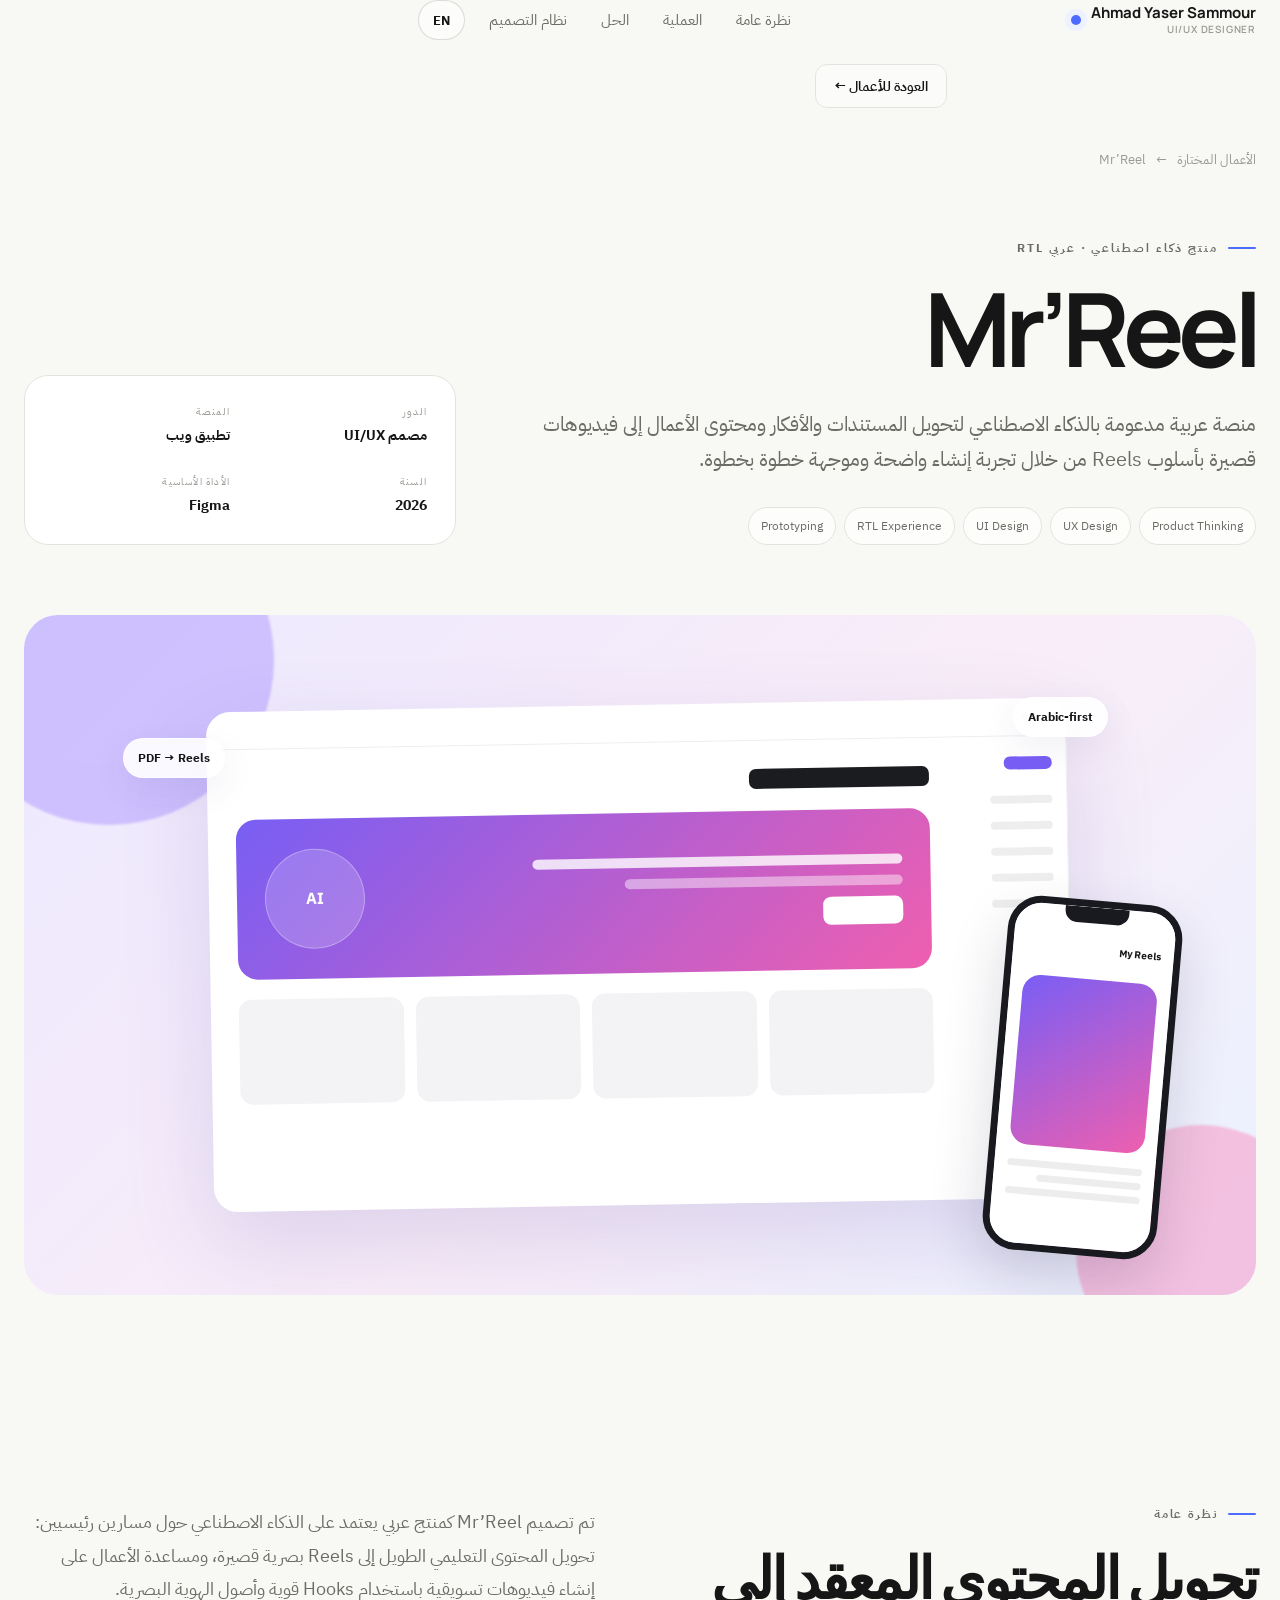
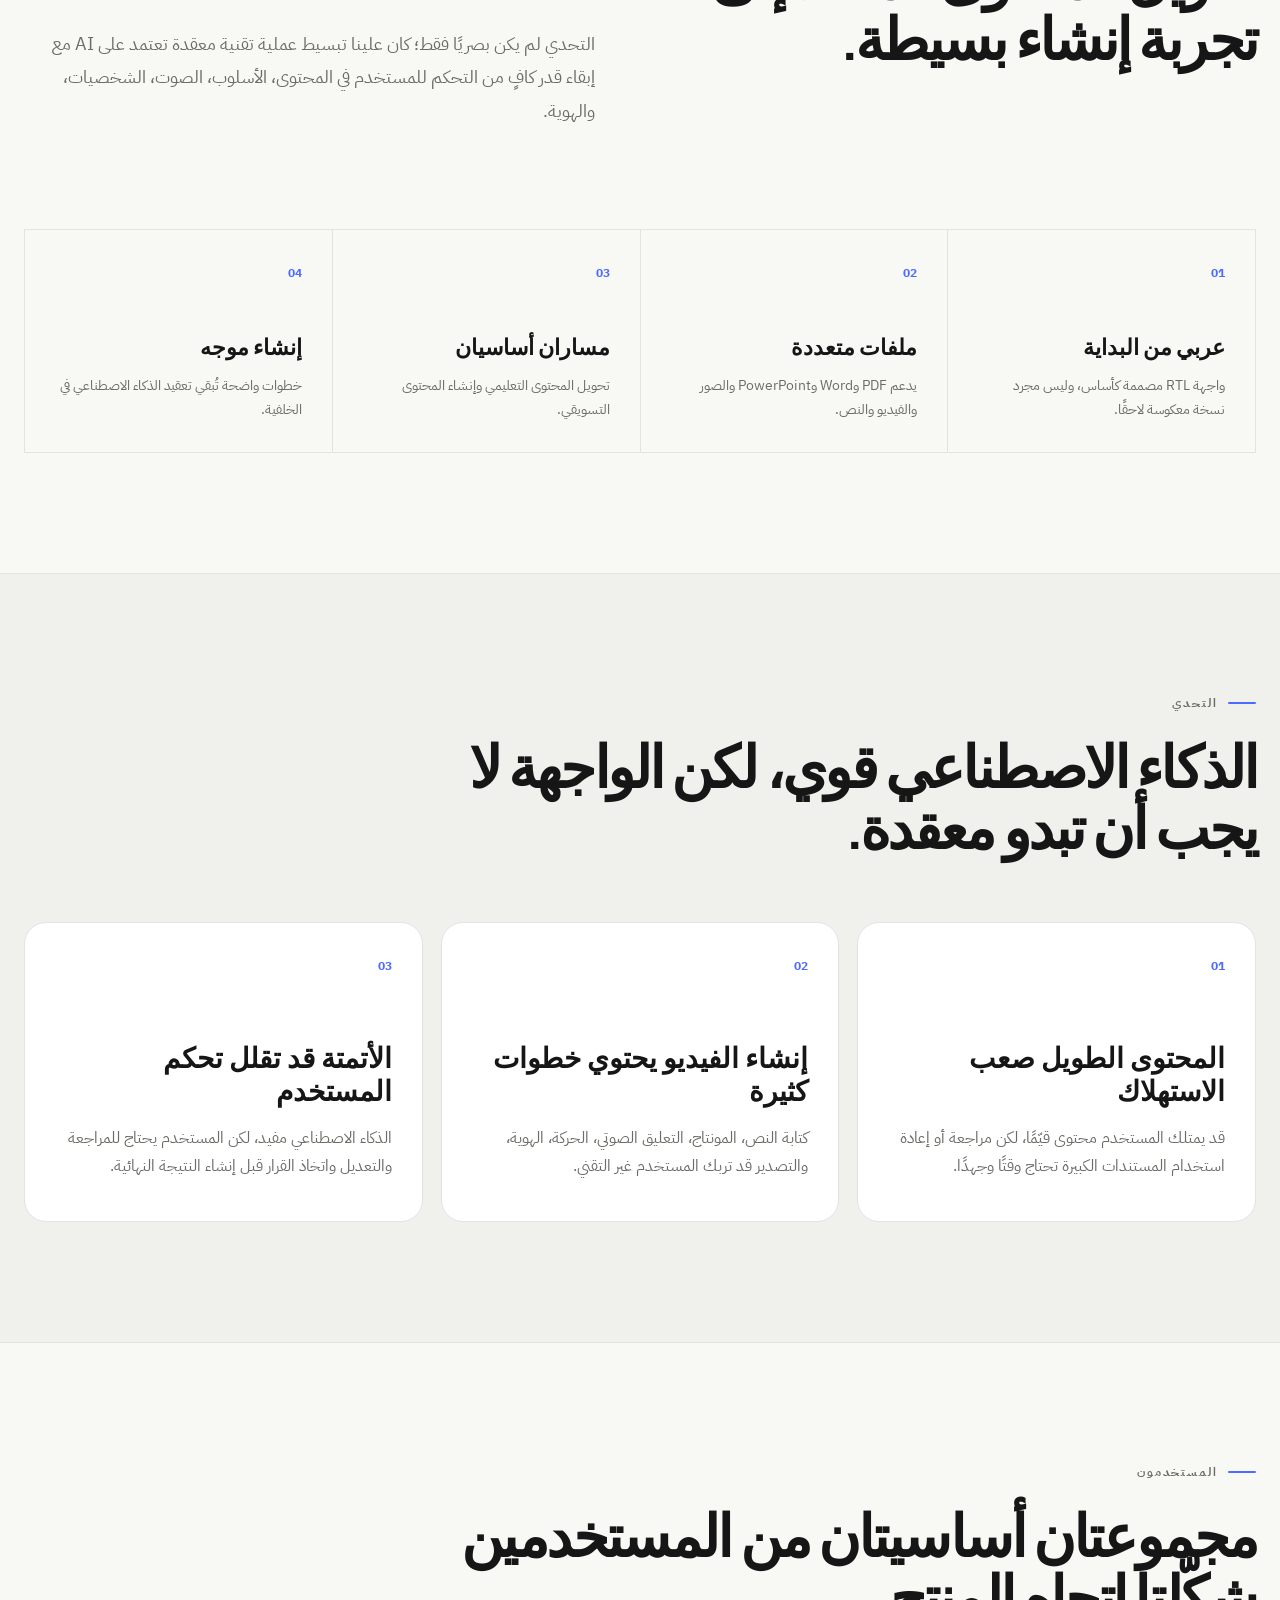
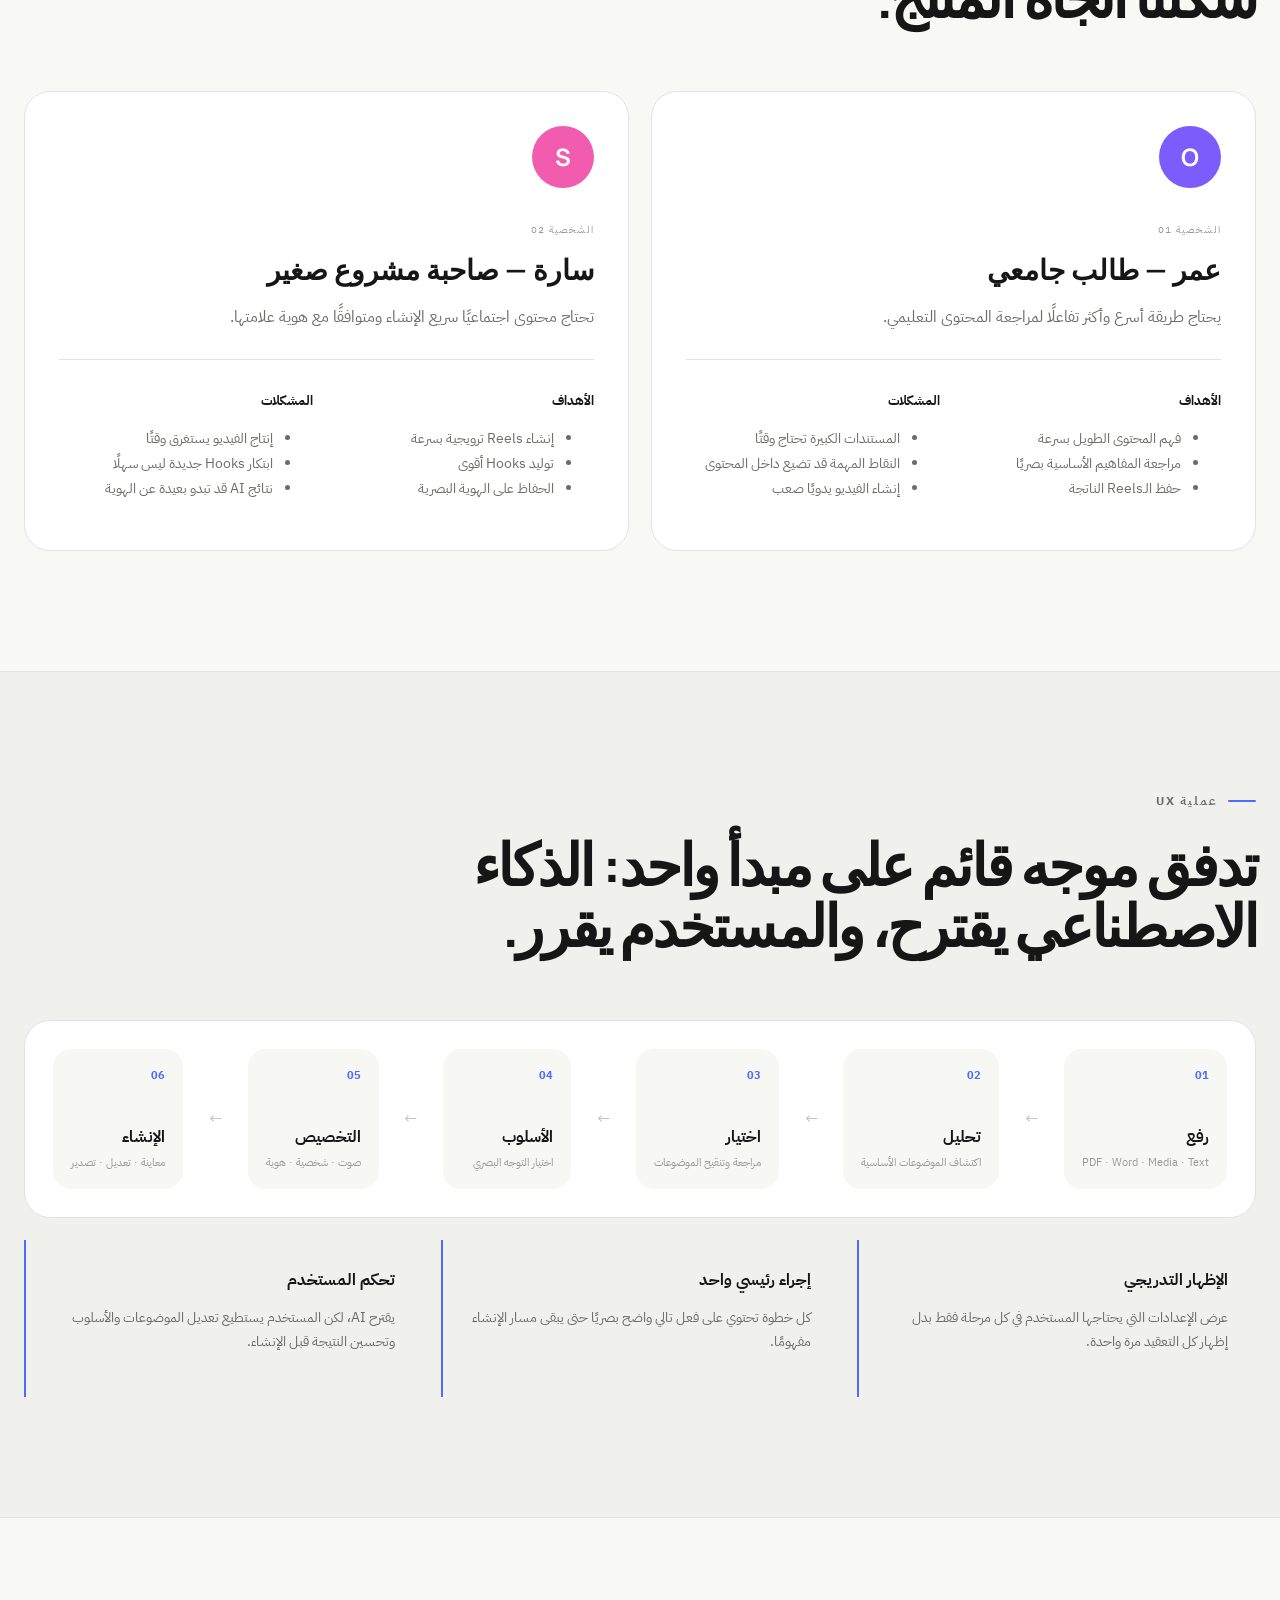
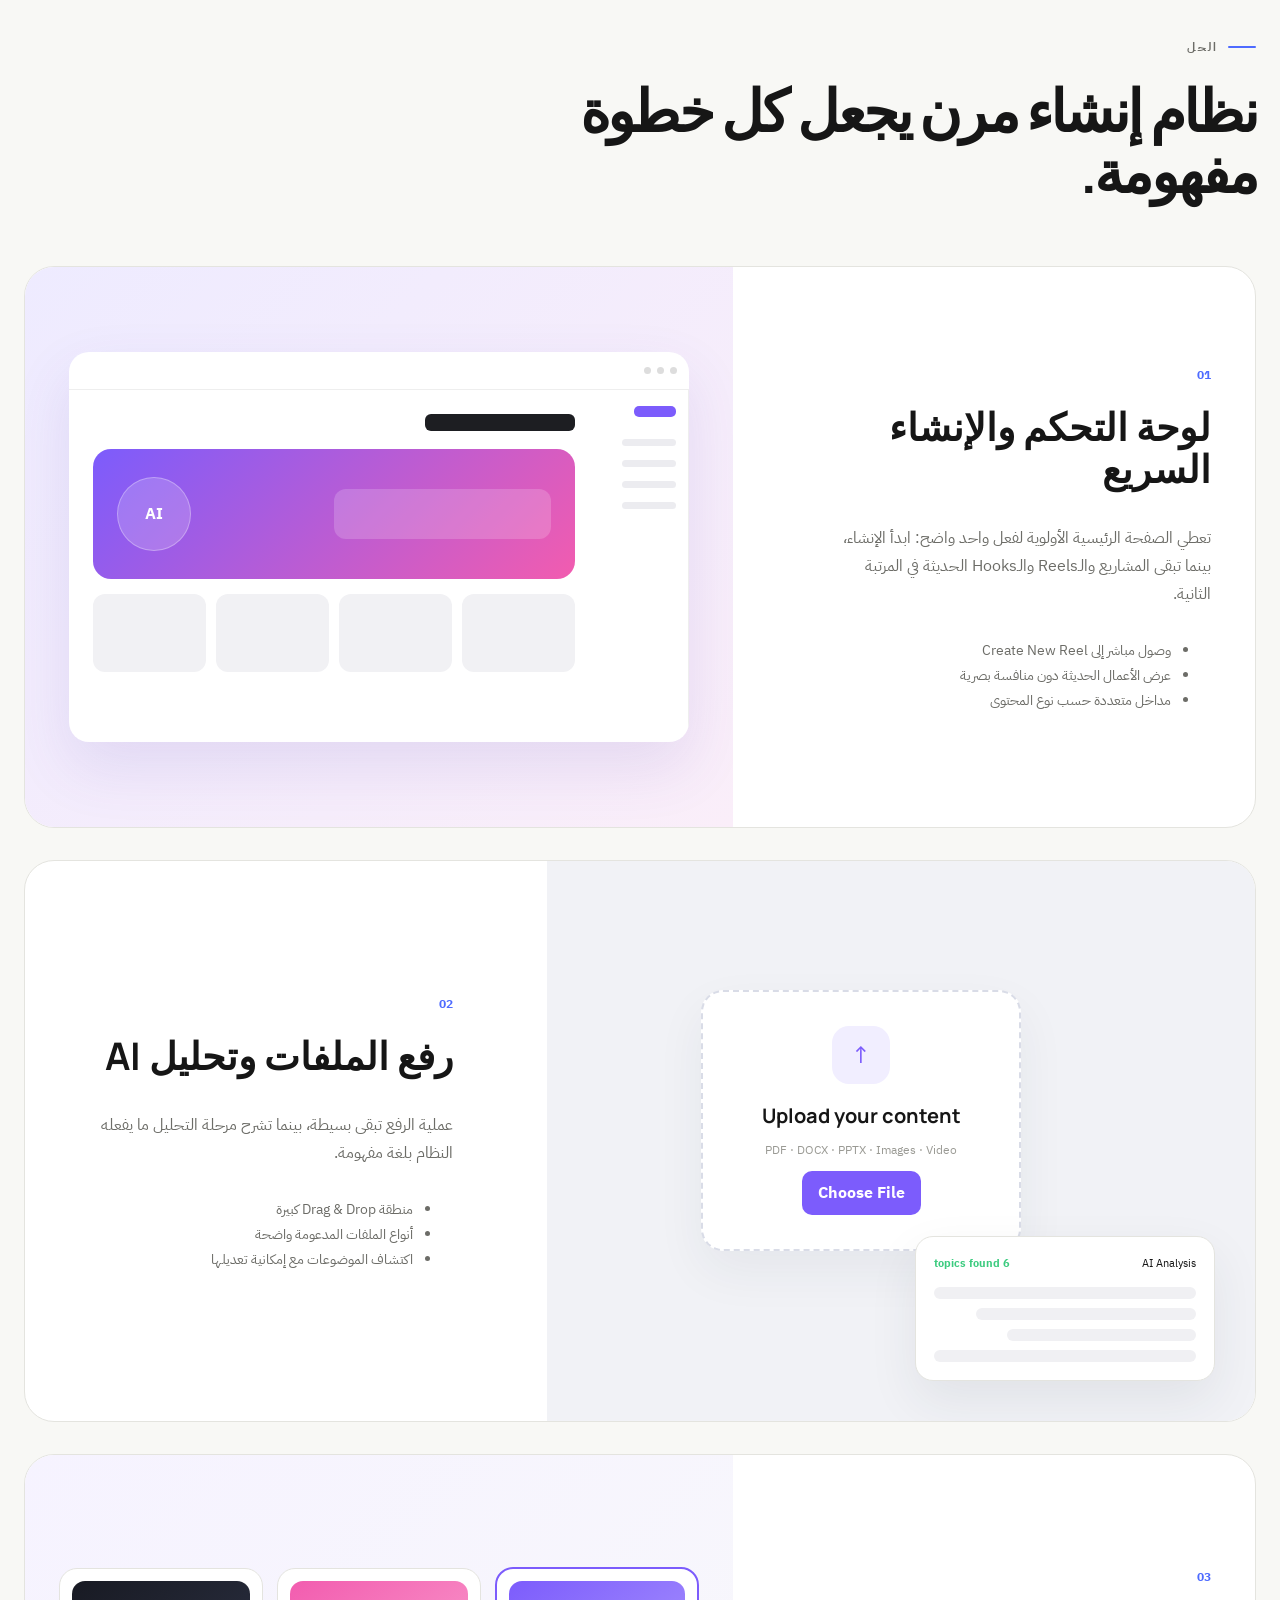
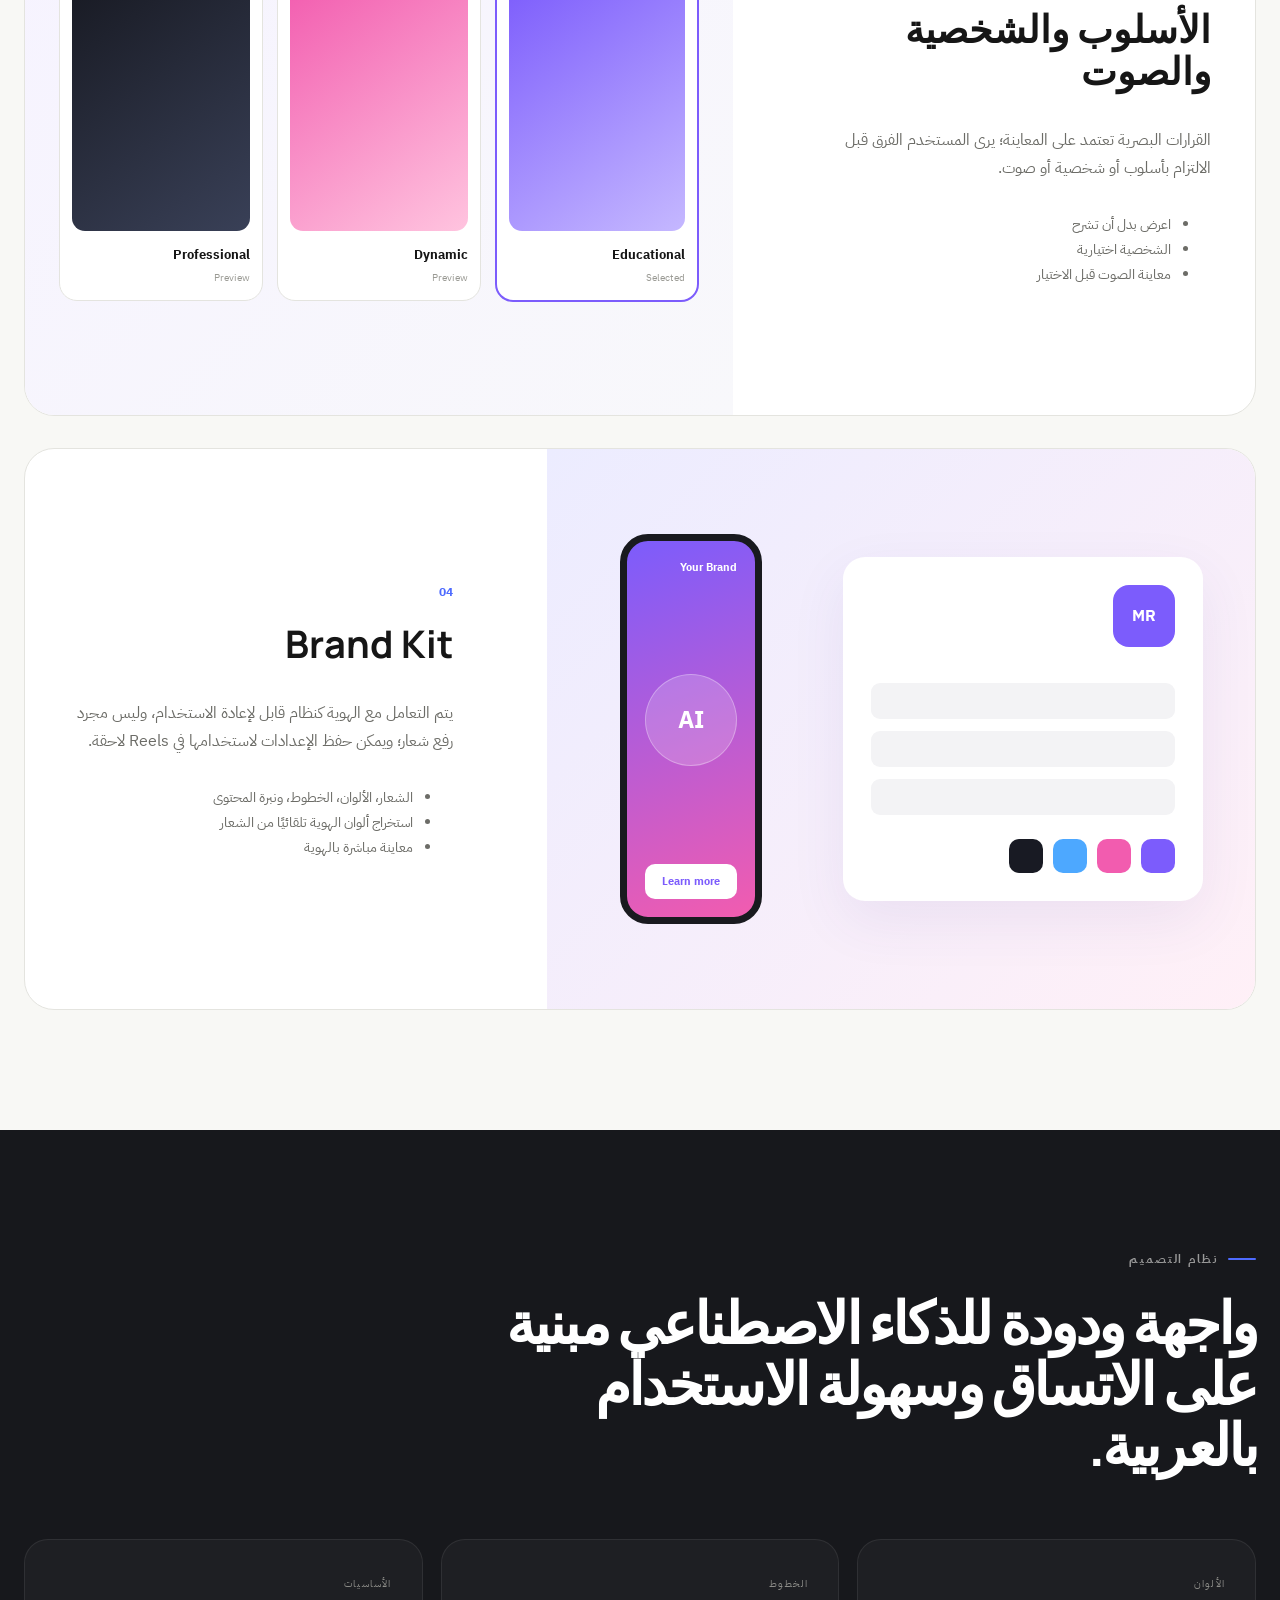
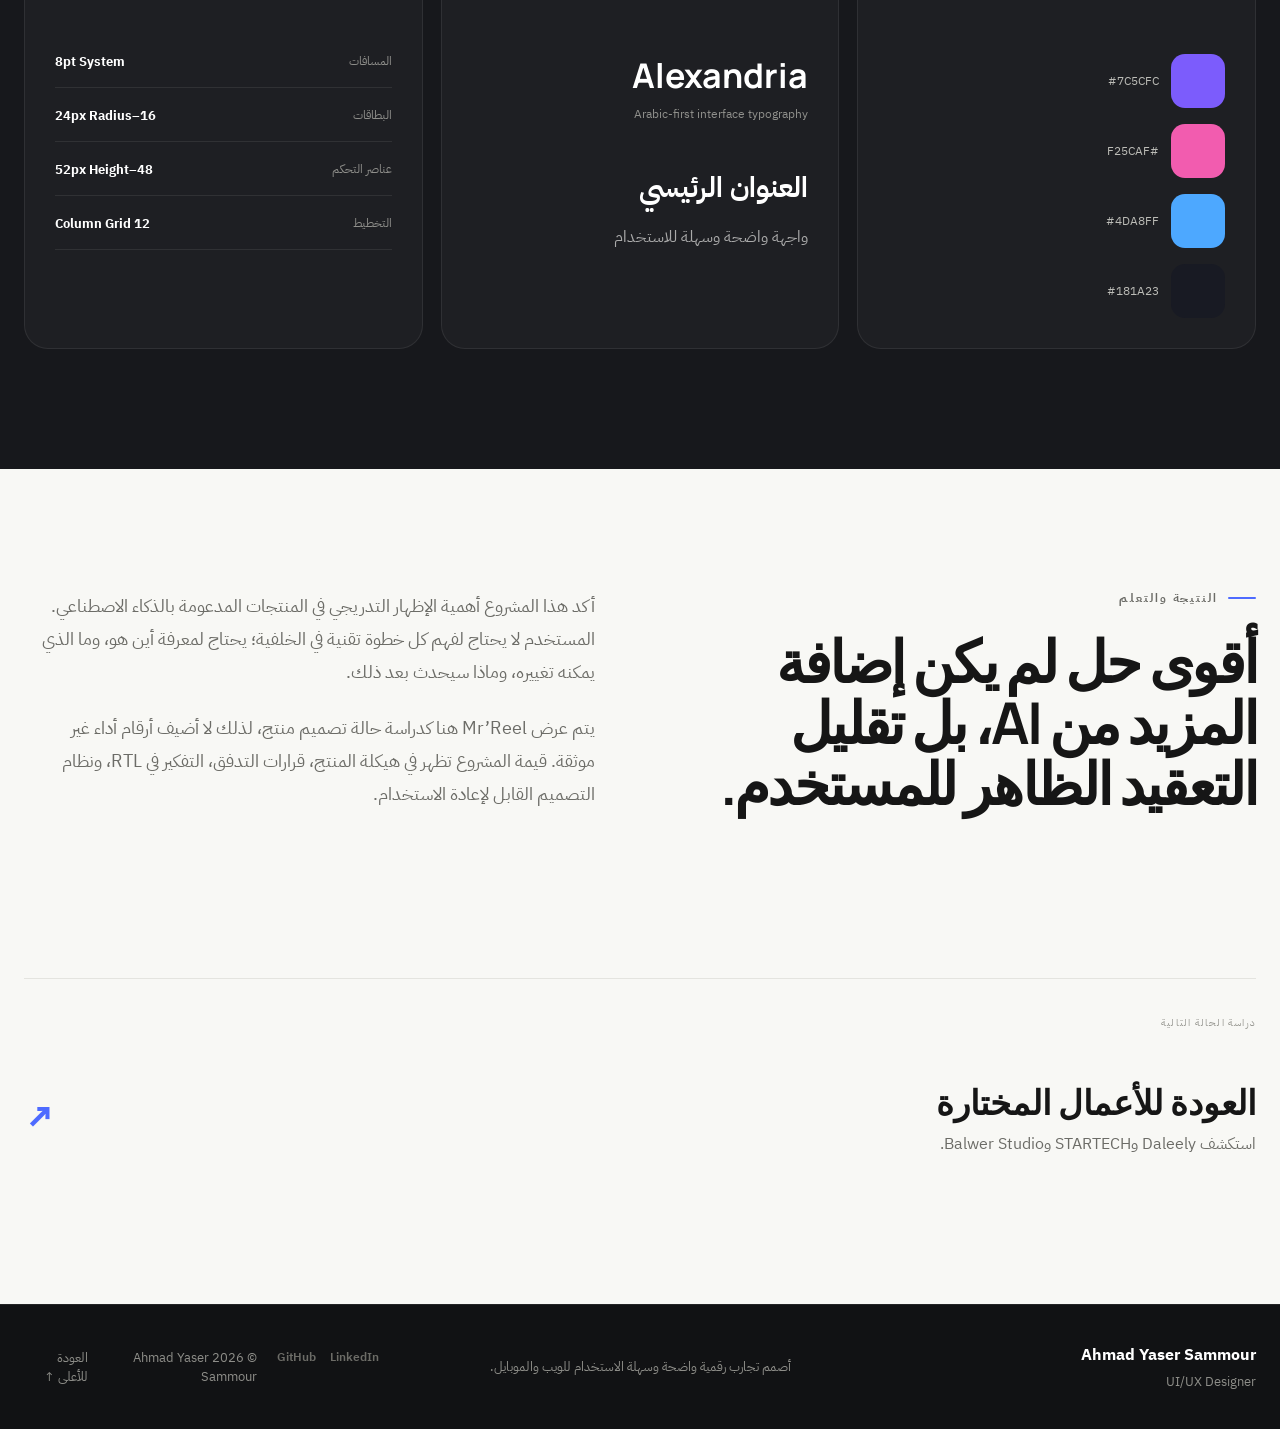
<file: portfolio/work/mrreel/ar.html>
<!DOCTYPE html>
<html lang="ar" dir="rtl"><head><meta charset="utf-8"/><meta content="width=device-width, initial-scale=1.0" name="viewport"/><meta content="دراسة حالة UI/UX لمنصة Mr’Reel، منتج عربي يعتمد على الذكاء الاصطناعي لإنشاء المحتوى القصير." name="description"/><title>دراسة حالة Mr’Reel — أحمد ياسر سمور</title><link href="https://fonts.googleapis.com" rel="preconnect"/><link crossorigin="" href="https://fonts.gstatic.com" rel="preconnect"/><link href="https://fonts.googleapis.com/css2?family=IBM+Plex+Sans+Arabic:wght@400;500;600;700&amp;family=Inter:wght@400;500;600;700&amp;family=Manrope:wght@500;600;700&amp;display=swap" rel="stylesheet"/><link href="../../styles-1.css" rel="stylesheet"/><link href="../../styles-2.css" rel="stylesheet"/><link href="../../styles-3.css" rel="stylesheet"/><link href="../../styles-4.css" rel="stylesheet"/><link href="../../styles-5.css" rel="stylesheet"/><link href="../../styles-6.css" rel="stylesheet"/><link href="../../styles-bilingual.css" rel="stylesheet"/><link href="../../assets/favicon.svg" rel="icon" type="image/svg+xml"/><link href="https://balwerstudio.github.io/portfolio/work/mrreel/ar.html" rel="canonical"/><link href="https://balwerstudio.github.io/portfolio/work/mrreel/" hreflang="en" rel="alternate"/><link href="https://balwerstudio.github.io/portfolio/work/mrreel/ar.html" hreflang="ar" rel="alternate"/><meta content="https://balwerstudio.github.io/portfolio/work/mrreel/ar.html" property="og:url"/><link href="../../site.webmanifest" rel="manifest"/><meta content="Ahmad Yaser Sammour" name="author"/><meta content="index, follow" name="robots"/><meta content="#F6F6F3" name="theme-color"/></head><body class="case-body"><a class="skip-link" href="#main-content">انتقل إلى المحتوى</a><header class="site-header"><div class="container nav-wrap"><a aria-label="العودة إلى البورتفوليو" class="brand" href="../../ar.html"><span class="brand-dot"></span><span class="brand-name">Ahmad Yaser Sammour</span><small>UI/UX Designer</small></a><nav aria-label="تنقل دراسة الحالة" class="desktop-nav"><a href="#overview">نظرة عامة</a><a href="#process">العملية</a><a href="#solution">الحل</a><a href="#system">نظام التصميم</a></nav><a class="lang-switch" href="index.html" hreflang="en">EN</a><a class="btn btn-small btn-outline desktop-cv" href="../../ar.html#work">العودة للأعمال ←</a><button aria-expanded="false" aria-label="فتح القائمة" class="menu-btn"><span></span><span></span></button></div><div class="mobile-menu"><a href="#overview">نظرة عامة</a><a href="#process">العملية</a><a href="#solution">الحل</a><a href="#system">نظام التصميم</a><a href="../../ar.html#work">العودة للأعمال</a><a class="lang-switch" href="index.html">English</a></div></header><main id="top" tabindex="-1"><span aria-hidden="true" class="sr-anchor" id="main-content"></span><section class="case-hero"><div class="container"><div class="case-breadcrumb reveal"><a href="../../ar.html#work">الأعمال المختارة</a><span>←</span><span>Mr’Reel</span></div><div class="case-hero-grid"><div class="case-hero-copy reveal"><div class="eyebrow"><span></span> منتج ذكاء اصطناعي · عربي RTL</div><h1>Mr’Reel</h1><p class="case-lead">منصة عربية مدعومة بالذكاء الاصطناعي لتحويل المستندات والأفكار ومحتوى الأعمال إلى فيديوهات قصيرة بأسلوب Reels من خلال تجربة إنشاء واضحة وموجهة خطوة بخطوة.</p><div class="case-tags"><span>Product Thinking</span><span>UX Design</span><span>UI Design</span><span>RTL Experience</span><span>Prototyping</span></div></div><aside class="case-meta-card reveal delay-1"><div><small>الدور</small><strong>مصمم UI/UX</strong></div><div><small>المنصة</small><strong>تطبيق ويب</strong></div><div><small>السنة</small><strong>2026</strong></div><div><small>الأداة الأساسية</small><strong>Figma</strong></div></aside></div><div class="case-cover reveal"><div class="case-cover-glow glow-a"></div><div class="case-cover-glow glow-b"></div><div class="case-browser"><div class="browser-bar"><i></i><i></i><i></i></div><div class="mr-layout"><div class="mr-side"><div class="mr-logo"></div><span></span><span></span><span></span><span></span><span></span></div><div class="mr-main"><div class="mr-title"></div><div class="mr-banner"><div><span></span><span></span><b></b></div><div class="orb-face">AI</div></div><div class="mr-cards"><i></i><i></i><i></i><i></i></div></div></div></div><div class="case-phone"><div class="phone-notch"></div><div class="phone-ui"><span class="mini-label">My Reels</span><div class="reel-preview-block"></div><div class="phone-lines"><i></i><i></i><i></i></div></div></div><div class="case-chip chip-one">PDF → Reels</div><div class="case-chip chip-two">Arabic-first</div></div></div></section><section class="case-section" id="overview"><div class="container case-two-col"><div class="case-section-head reveal"><div class="eyebrow"><span></span> نظرة عامة</div><h2>تحويل المحتوى المعقد إلى تجربة إنشاء بسيطة.</h2></div><div class="case-copy reveal delay-1"><p>تم تصميم Mr’Reel كمنتج عربي يعتمد على الذكاء الاصطناعي حول مسارين رئيسيين: تحويل المحتوى التعليمي الطويل إلى Reels بصرية قصيرة، ومساعدة الأعمال على إنشاء فيديوهات تسويقية باستخدام Hooks قوية وأصول الهوية البصرية.</p><p>التحدي لم يكن بصريًا فقط؛ كان علينا تبسيط عملية تقنية معقدة تعتمد على AI مع إبقاء قدر كافٍ من التحكم للمستخدم في المحتوى، الأسلوب، الصوت، الشخصيات، والهوية.</p></div></div><div class="container"><div class="case-stat-grid reveal"><article><span>01</span><strong>عربي من البداية</strong><p>واجهة RTL مصممة كأساس، وليس مجرد نسخة معكوسة لاحقًا.</p></article><article><span>02</span><strong>ملفات متعددة</strong><p>يدعم PDF وWord وPowerPoint والصور والفيديو والنص.</p></article><article><span>03</span><strong>مساران أساسيان</strong><p>تحويل المحتوى التعليمي وإنشاء المحتوى التسويقي.</p></article><article><span>04</span><strong>إنشاء موجه</strong><p>خطوات واضحة تُبقي تعقيد الذكاء الاصطناعي في الخلفية.</p></article></div></div></section><section class="case-section soft-case-bg"><div class="container"><div class="case-section-head reveal"><div class="eyebrow"><span></span> التحدي</div><h2>الذكاء الاصطناعي قوي، لكن الواجهة لا يجب أن تبدو معقدة.</h2></div><div class="challenge-grid"><article class="challenge-card reveal"><span>01</span><h3>المحتوى الطويل صعب الاستهلاك</h3><p>قد يمتلك المستخدم محتوى قيّمًا، لكن مراجعة أو إعادة استخدام المستندات الكبيرة تحتاج وقتًا وجهدًا.</p></article><article class="challenge-card reveal delay-1"><span>02</span><h3>إنشاء الفيديو يحتوي خطوات كثيرة</h3><p>كتابة النص، المونتاج، التعليق الصوتي، الحركة، الهوية، والتصدير قد تربك المستخدم غير التقني.</p></article><article class="challenge-card reveal delay-2"><span>03</span><h3>الأتمتة قد تقلل تحكم المستخدم</h3><p>الذكاء الاصطناعي مفيد، لكن المستخدم يحتاج للمراجعة والتعديل واتخاذ القرار قبل إنشاء النتيجة النهائية.</p></article></div></div></section><section class="case-section"><div class="container"><div class="case-section-head reveal"><div class="eyebrow"><span></span> المستخدمون</div><h2>مجموعتان أساسيتان من المستخدمين شكّلتا اتجاه المنتج.</h2></div><div class="persona-grid"><article class="persona-card reveal"><div class="persona-avatar">O</div><div class="persona-top"><span>الشخصية 01</span><h3>عمر — طالب جامعي</h3><p>يحتاج طريقة أسرع وأكثر تفاعلًا لمراجعة المحتوى التعليمي.</p></div><div class="persona-columns"><div><strong>الأهداف</strong><ul><li>فهم المحتوى الطويل بسرعة</li><li>مراجعة المفاهيم الأساسية بصريًا</li><li>حفظ الـReels الناتجة</li></ul></div><div><strong>المشكلات</strong><ul><li>المستندات الكبيرة تحتاج وقتًا</li><li>النقاط المهمة قد تضيع داخل المحتوى</li><li>إنشاء الفيديو يدويًا صعب</li></ul></div></div></article><article class="persona-card reveal delay-1"><div class="persona-avatar pink">S</div><div class="persona-top"><span>الشخصية 02</span><h3>سارة — صاحبة مشروع صغير</h3><p>تحتاج محتوى اجتماعيًا سريع الإنشاء ومتوافقًا مع هوية علامتها.</p></div><div class="persona-columns"><div><strong>الأهداف</strong><ul><li>إنشاء Reels ترويجية بسرعة</li><li>توليد Hooks أقوى</li><li>الحفاظ على الهوية البصرية</li></ul></div><div><strong>المشكلات</strong><ul><li>إنتاج الفيديو يستغرق وقتًا</li><li>ابتكار Hooks جديدة ليس سهلًا</li><li>نتائج AI قد تبدو بعيدة عن الهوية</li></ul></div></div></article></div></div></section><section class="case-section soft-case-bg" id="process"><div class="container"><div class="case-section-head reveal"><div class="eyebrow"><span></span> عملية UX</div><h2>تدفق موجه قائم على مبدأ واحد: الذكاء الاصطناعي يقترح، والمستخدم يقرر.</h2></div><div class="flow-wrap reveal"><div class="flow-step"><span>01</span><strong>رفع</strong><small>PDF · Word · Media · Text</small></div><i>←</i><div class="flow-step"><span>02</span><strong>تحليل</strong><small>اكتشاف الموضوعات الأساسية</small></div><i>←</i><div class="flow-step"><span>03</span><strong>اختيار</strong><small>مراجعة وتنقيح الموضوعات</small></div><i>←</i><div class="flow-step"><span>04</span><strong>الأسلوب</strong><small>اختيار التوجه البصري</small></div><i>←</i><div class="flow-step"><span>05</span><strong>التخصيص</strong><small>صوت · شخصية · هوية</small></div><i>←</i><div class="flow-step"><span>06</span><strong>الإنشاء</strong><small>معاينة · تعديل · تصدير</small></div></div><div class="ux-principles"><article class="reveal"><span>الإظهار التدريجي</span><p>عرض الإعدادات التي يحتاجها المستخدم في كل مرحلة فقط بدل إظهار كل التعقيد مرة واحدة.</p></article><article class="reveal delay-1"><span>إجراء رئيسي واحد</span><p>كل خطوة تحتوي على فعل تالي واضح بصريًا حتى يبقى مسار الإنشاء مفهومًا.</p></article><article class="reveal delay-2"><span>تحكم المستخدم</span><p>يقترح AI، لكن المستخدم يستطيع تعديل الموضوعات والأسلوب وتحسين النتيجة قبل الإنشاء.</p></article></div></div></section><section class="case-section" id="solution"><div class="container"><div class="case-section-head reveal"><div class="eyebrow"><span></span> الحل</div><h2>نظام إنشاء مرن يجعل كل خطوة مفهومة.</h2></div><div class="solution-showcase"><article class="solution-block reveal"><div class="solution-copy"><span class="solution-no">01</span><h3>لوحة التحكم والإنشاء السريع</h3><p>تعطي الصفحة الرئيسية الأولوية لفعل واحد واضح: ابدأ الإنشاء، بينما تبقى المشاريع والـReels والـHooks الحديثة في المرتبة الثانية.</p><ul><li>وصول مباشر إلى Create New Reel</li><li>عرض الأعمال الحديثة دون منافسة بصرية</li><li>مداخل متعددة حسب نوع المحتوى</li></ul></div><div class="solution-visual dashboard-visual"><div class="mini-browser"><div class="browser-bar"><i></i><i></i><i></i></div><div class="dash-shell"><aside><b></b><span></span><span></span><span></span><span></span></aside><main><div class="dash-title"></div><div class="dash-banner"><div></div><span>AI</span></div><div class="dash-cards"><i></i><i></i><i></i><i></i></div></main></div></div></div></article><article class="solution-block reverse reveal"><div class="solution-copy"><span class="solution-no">02</span><h3>رفع الملفات وتحليل AI</h3><p>عملية الرفع تبقى بسيطة، بينما تشرح مرحلة التحليل ما يفعله النظام بلغة مفهومة.</p><ul><li>منطقة Drag & Drop كبيرة</li><li>أنواع الملفات المدعومة واضحة</li><li>اكتشاف الموضوعات مع إمكانية تعديلها</li></ul></div><div class="solution-visual upload-visual"><div class="upload-card"><div class="upload-icon">↑</div><h4>Upload your content</h4><p>PDF · DOCX · PPTX · Images · Video</p><button>Choose File</button></div><div class="analysis-panel"><div class="analysis-head"><span>AI Analysis</span><b>6 topics found</b></div><i></i><i></i><i></i><i></i></div></div></article><article class="solution-block reveal"><div class="solution-copy"><span class="solution-no">03</span><h3>الأسلوب والشخصية والصوت</h3><p>القرارات البصرية تعتمد على المعاينة؛ يرى المستخدم الفرق قبل الالتزام بأسلوب أو شخصية أو صوت.</p><ul><li>اعرض بدل أن تشرح</li><li>الشخصية اختيارية</li><li>معاينة الصوت قبل الاختيار</li></ul></div><div class="solution-visual style-visual"><div class="style-card selected"><div class="style-preview purple"></div><b>Educational</b><span>Selected</span></div><div class="style-card"><div class="style-preview pink"></div><b>Dynamic</b><span>Preview</span></div><div class="style-card"><div class="style-preview dark"></div><b>Professional</b><span>Preview</span></div></div></article><article class="solution-block reverse reveal"><div class="solution-copy"><span class="solution-no">04</span><h3>Brand Kit</h3><p>يتم التعامل مع الهوية كنظام قابل لإعادة الاستخدام، وليس مجرد رفع شعار؛ ويمكن حفظ الإعدادات لاستخدامها في Reels لاحقة.</p><ul><li>الشعار، الألوان، الخطوط، ونبرة المحتوى</li><li>استخراج ألوان الهوية تلقائيًا من الشعار</li><li>معاينة مباشرة بالهوية</li></ul></div><div class="solution-visual brand-visual"><div class="brand-panel"><span class="brand-demo-logo">MR</span><div class="brand-fields"><i></i><i></i><i></i></div><div class="swatches"><b></b><b></b><b></b><b></b></div></div><div class="brand-reel"><div class="brand-reel-top">Your Brand</div><div class="brand-reel-center">AI</div><div class="brand-reel-bottom">Learn more</div></div></div></article></div></div></section><section class="case-section design-system-section" id="system"><div class="container"><div class="case-section-head reveal"><div class="eyebrow"><span></span> نظام التصميم</div><h2>واجهة ودودة للذكاء الاصطناعي مبنية على الاتساق وسهولة الاستخدام بالعربية.</h2></div><div class="system-grid"><article class="system-card reveal"><span class="system-label">الألوان</span><div class="color-list"><div><b style="--swatch:#7C5CFC"></b><span>#7C5CFC</span></div><div><b style="--swatch:#F25CAF"></b><span>#F25CAF</span></div><div><b style="--swatch:#4DA8FF"></b><span>#4DA8FF</span></div><div><b style="--swatch:#181A23"></b><span>#181A23</span></div></div></article><article class="system-card reveal delay-1"><span class="system-label">الخطوط</span><div class="type-demo"><strong>Alexandria</strong><span>Arabic-first interface typography</span><b>العنوان الرئيسي</b><p>واجهة واضحة وسهلة للاستخدام</p></div></article><article class="system-card reveal delay-2"><span class="system-label">الأساسيات</span><div class="foundation-list"><div><span>المسافات</span><strong>8pt System</strong></div><div><span>البطاقات</span><strong>16–24px Radius</strong></div><div><span>عناصر التحكم</span><strong>48–52px Height</strong></div><div><span>التخطيط</span><strong>12 Column Grid</strong></div></div></article></div></div></section><section class="case-section"><div class="container reflection-grid"><div class="case-section-head reveal"><div class="eyebrow"><span></span> النتيجة والتعلم</div><h2>أقوى حل لم يكن إضافة المزيد من AI، بل تقليل التعقيد الظاهر للمستخدم.</h2></div><div class="reflection-copy reveal delay-1"><p>أكد هذا المشروع أهمية الإظهار التدريجي في المنتجات المدعومة بالذكاء الاصطناعي. المستخدم لا يحتاج لفهم كل خطوة تقنية في الخلفية؛ يحتاج لمعرفة أين هو، وما الذي يمكنه تغييره، وماذا سيحدث بعد ذلك.</p><p>يتم عرض Mr’Reel هنا كدراسة حالة تصميم منتج، لذلك لا أضيف أرقام أداء غير موثقة. قيمة المشروع تظهر في هيكلة المنتج، قرارات التدفق، التفكير في RTL، ونظام التصميم القابل لإعادة الاستخدام.</p></div></div><div class="container next-project reveal"><span>دراسة الحالة التالية</span><a href="../../ar.html#work"><div><strong>العودة للأعمال المختارة</strong><p>استكشف Daleely وSTARTECH وBalwer Studio.</p></div><b>↗</b></a></div></section></main><footer class="site-footer"><div class="container footer-grid"><div><strong>Ahmad Yaser Sammour</strong><span>UI/UX Designer</span></div><p>أصمم تجارب رقمية واضحة وسهلة الاستخدام للويب والموبايل.</p><div class="footer-right"><div class="footer-social"><a href="https://www.linkedin.com/in/ahmad-sammour-0a0338221" target="_blank" rel="noopener noreferrer">LinkedIn</a><a href="https://github.com/ahmadysamour" target="_blank" rel="noopener noreferrer">GitHub</a></div><span>© 2026 Ahmad Yaser Sammour</span><a href="#top">العودة للأعلى ↑</a></div></div></footer><script src="../../script.js"></script></body></html>
</file>
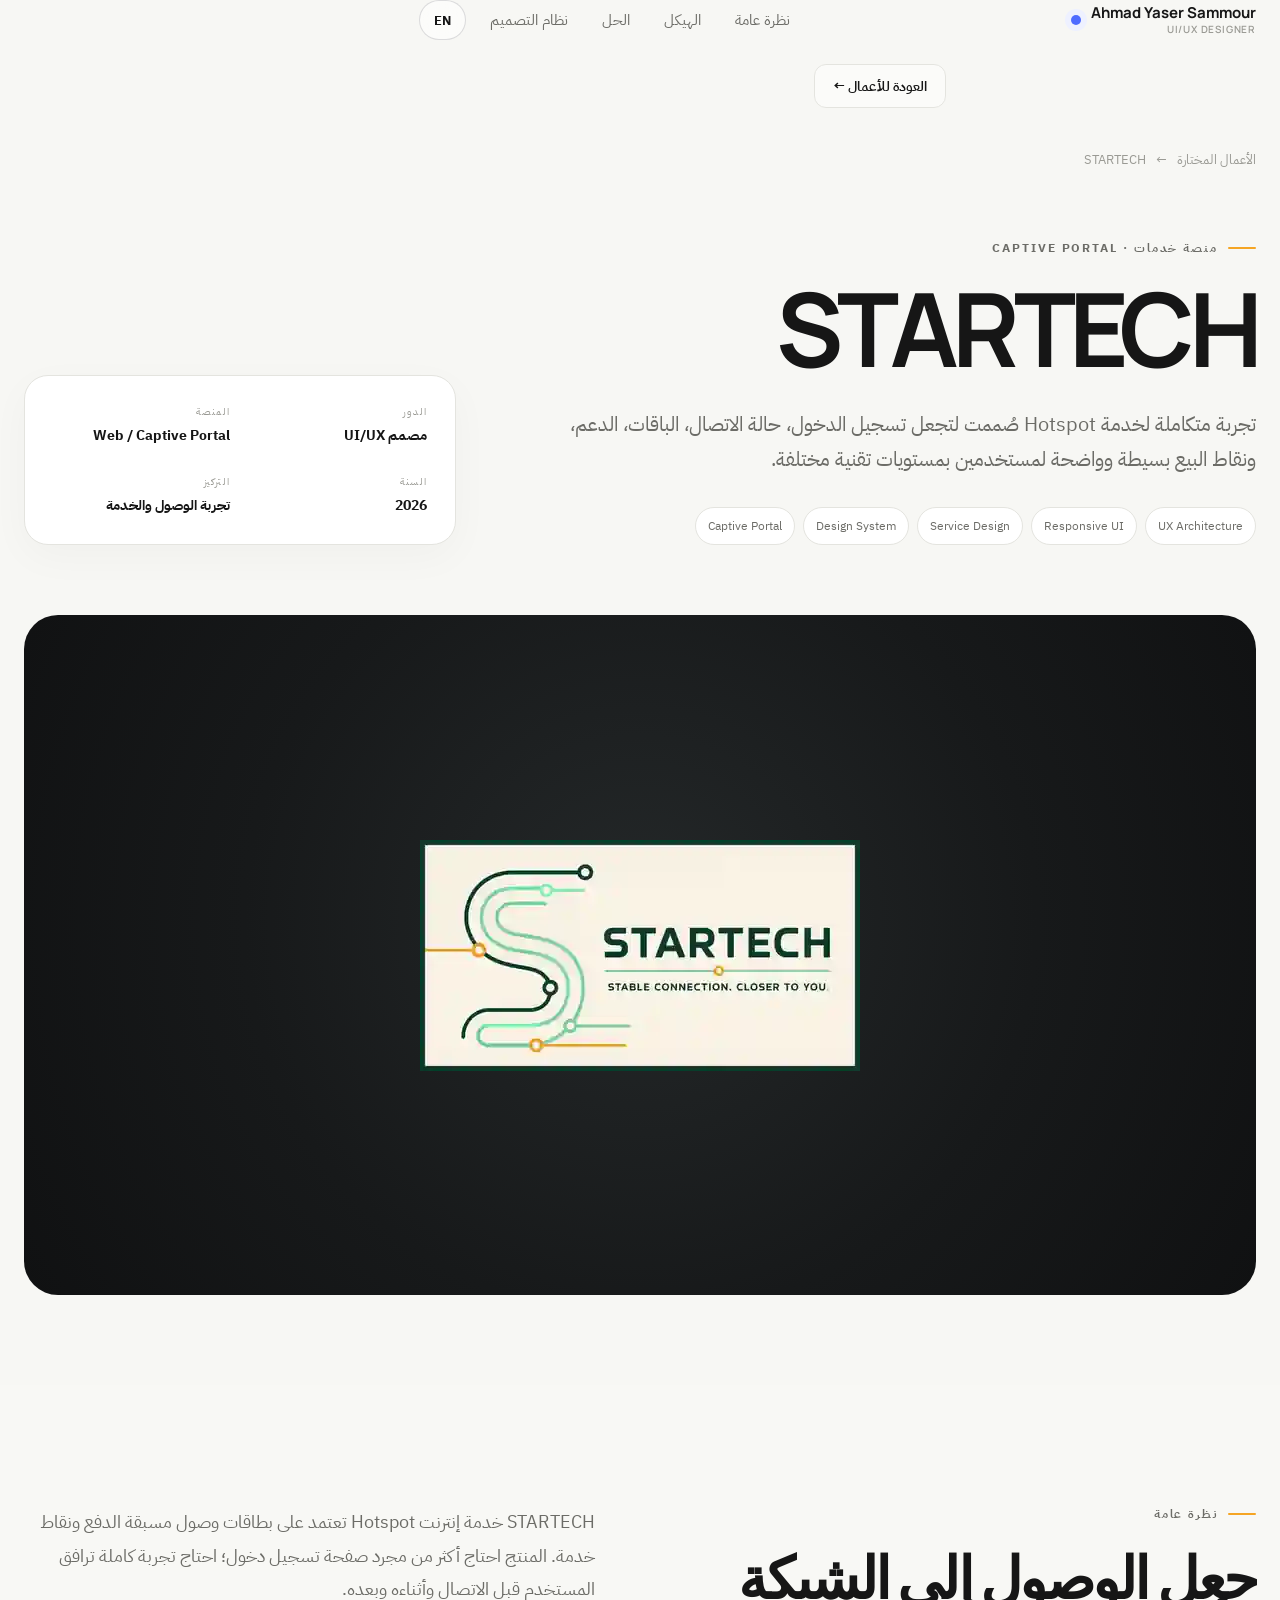
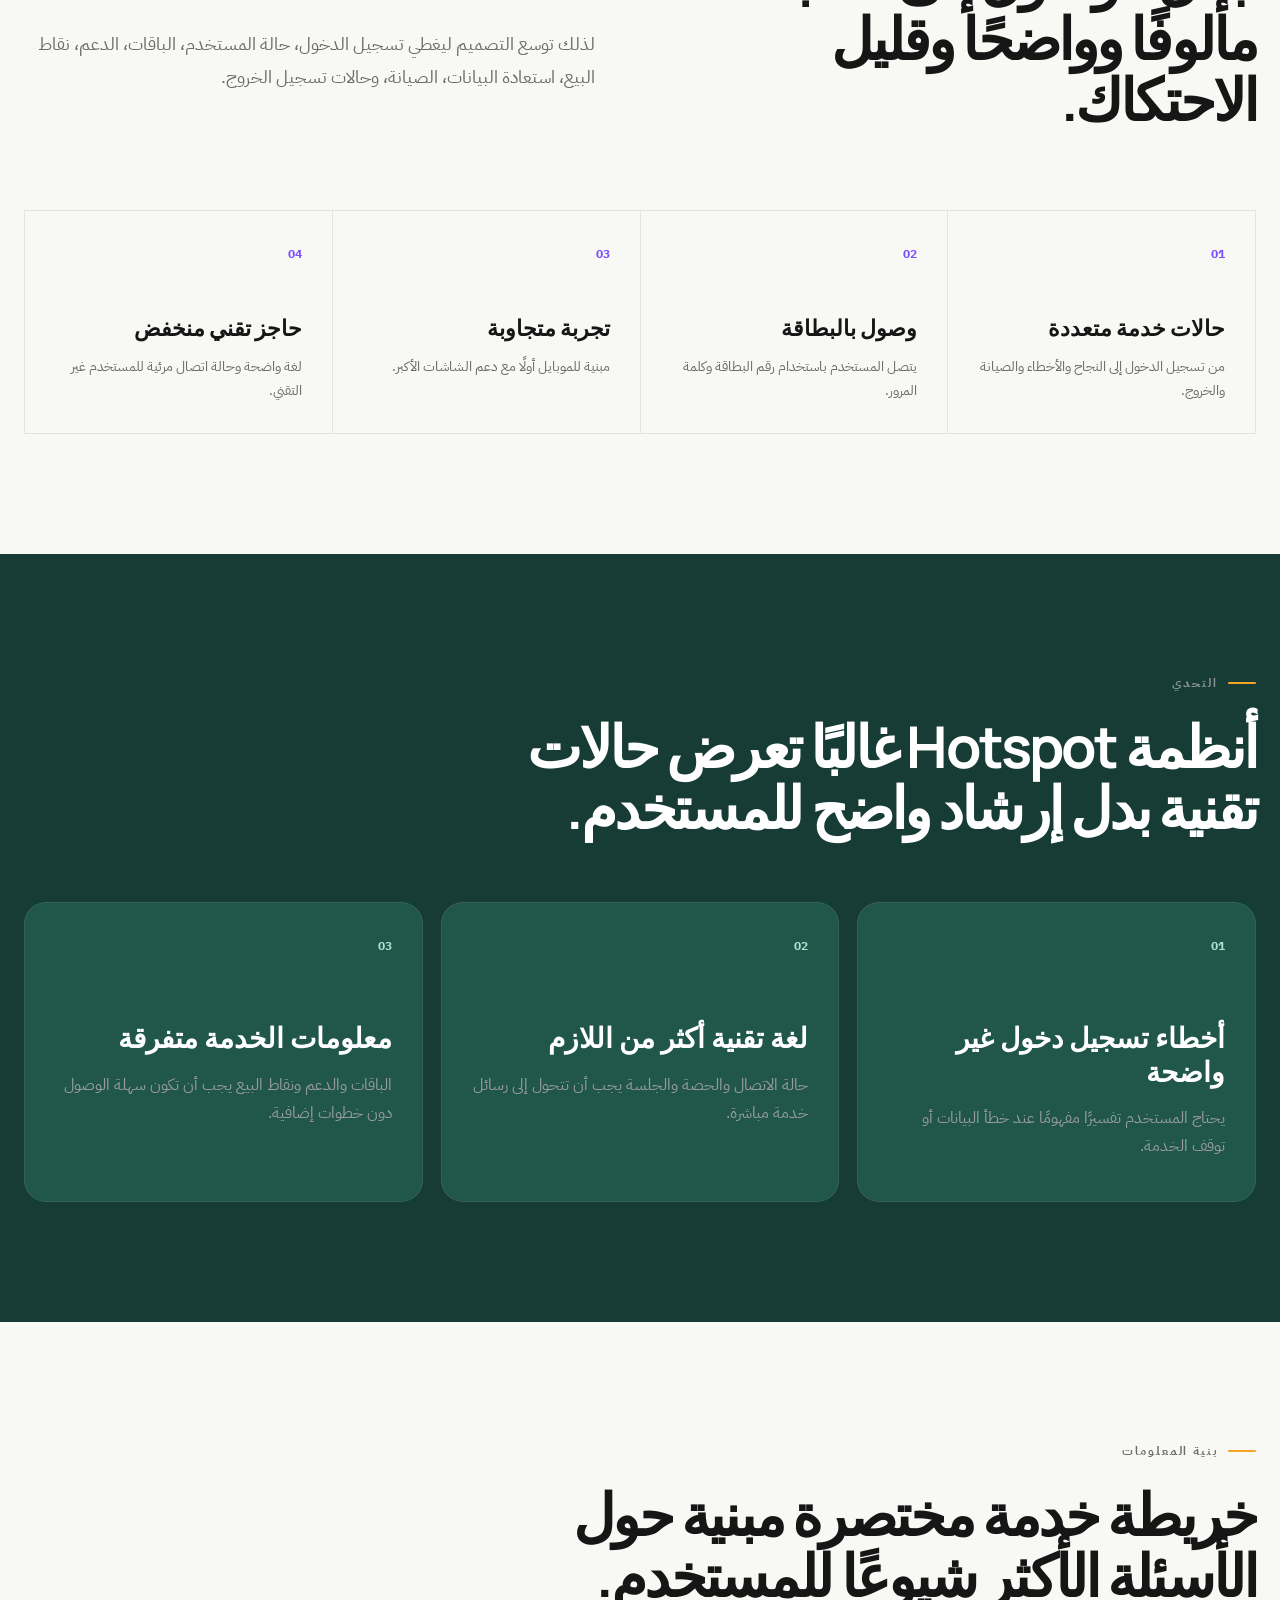
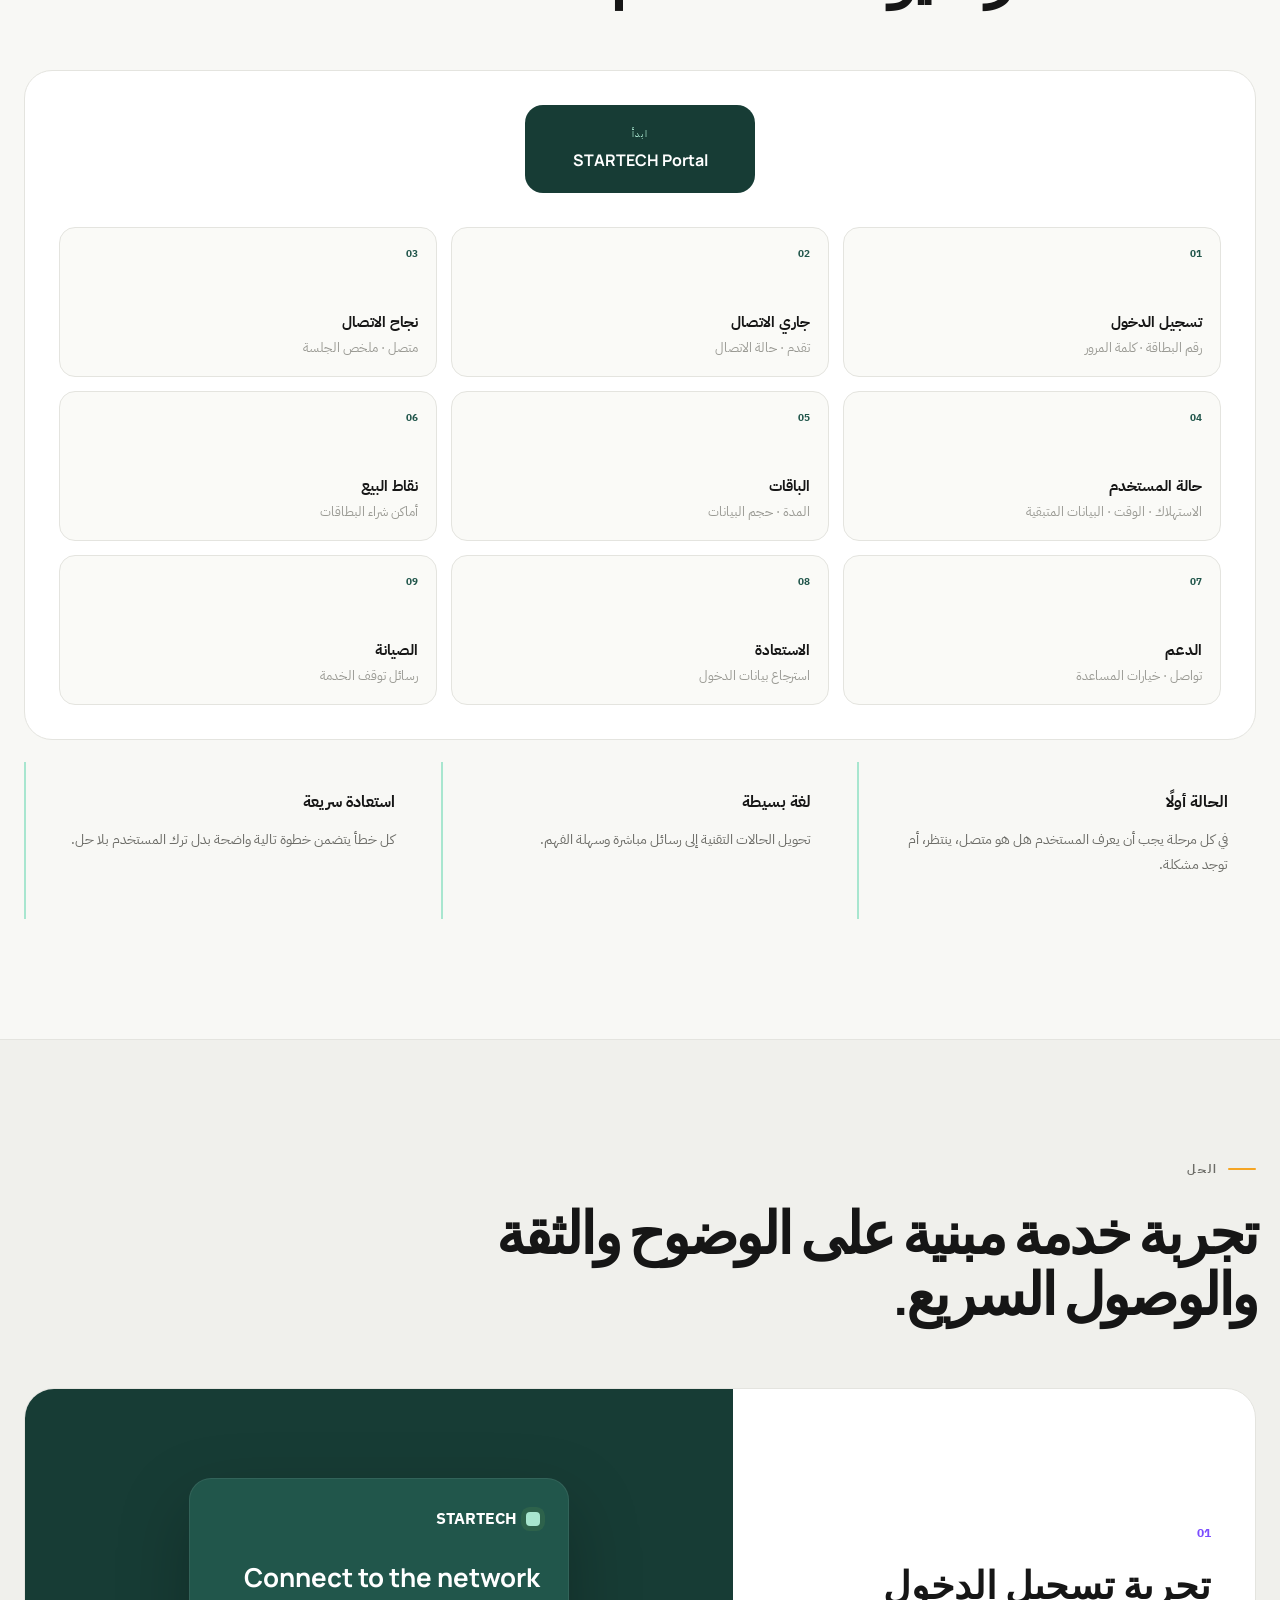
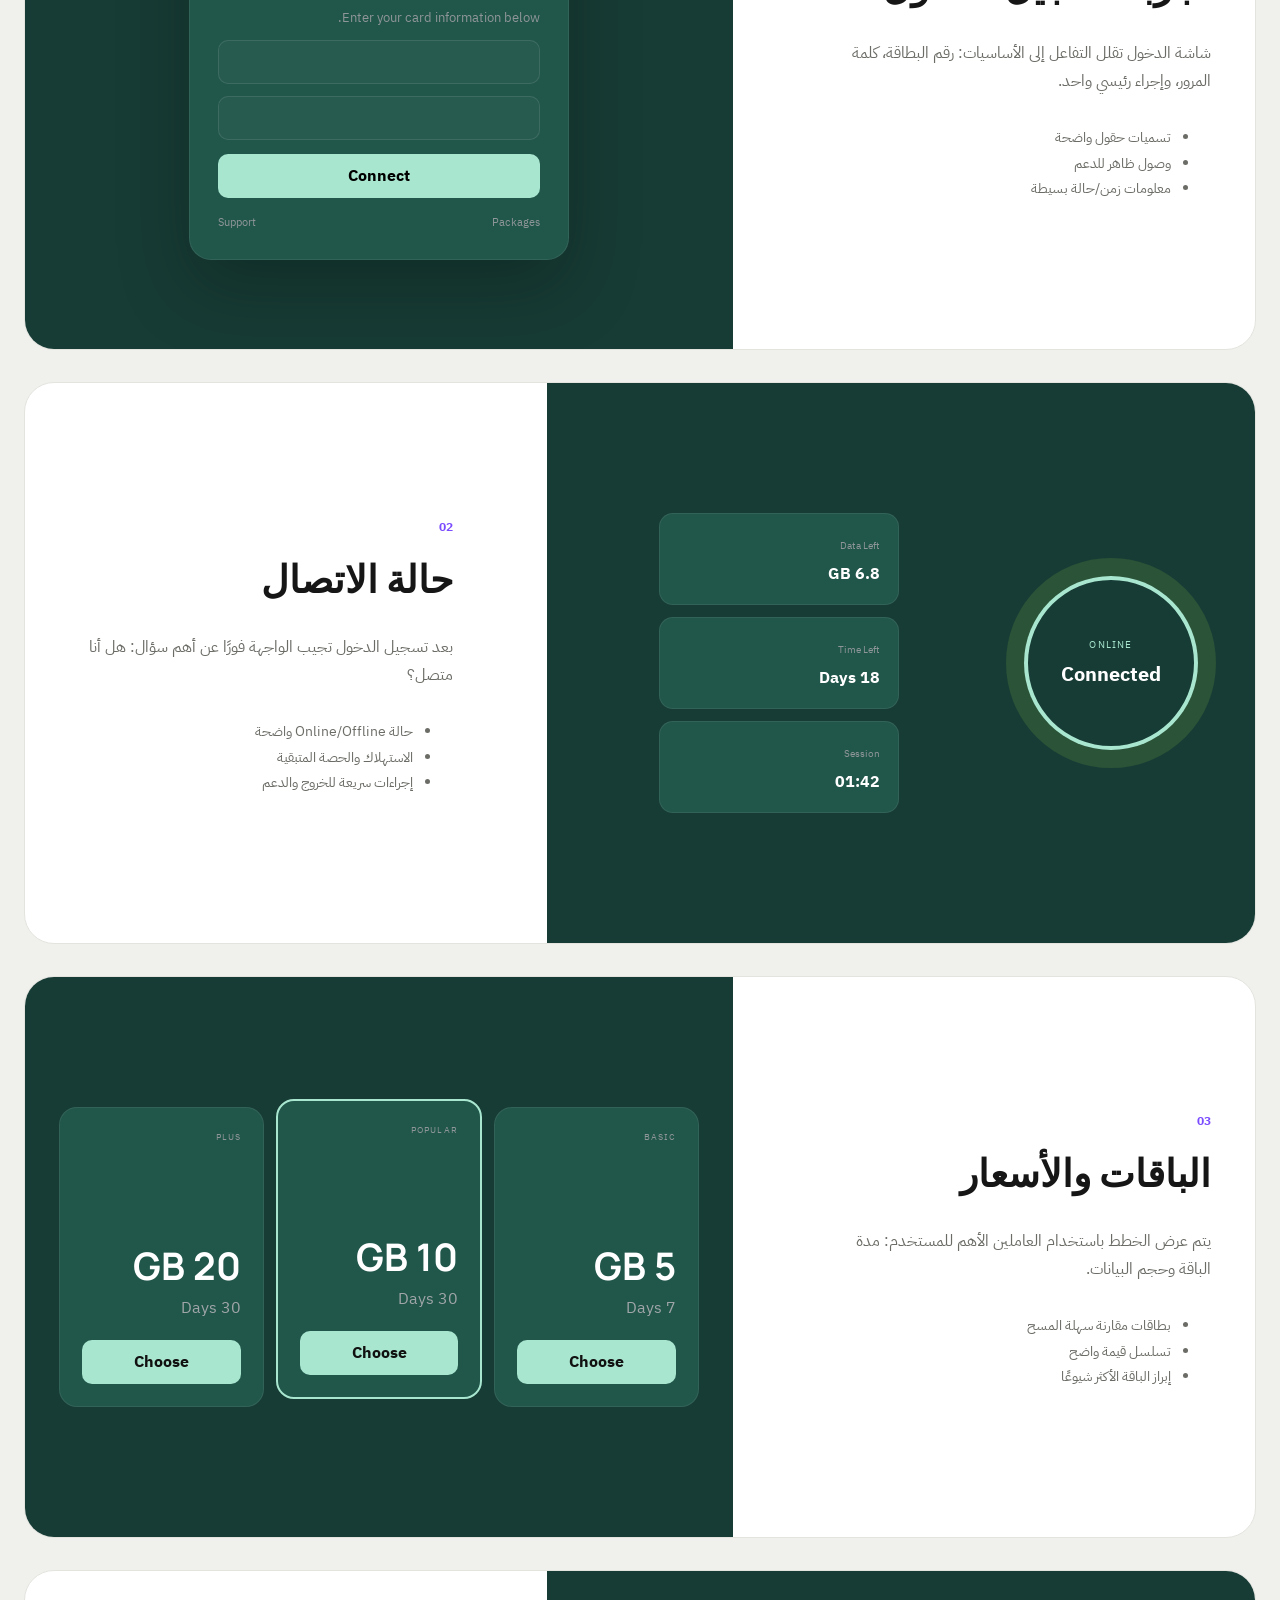
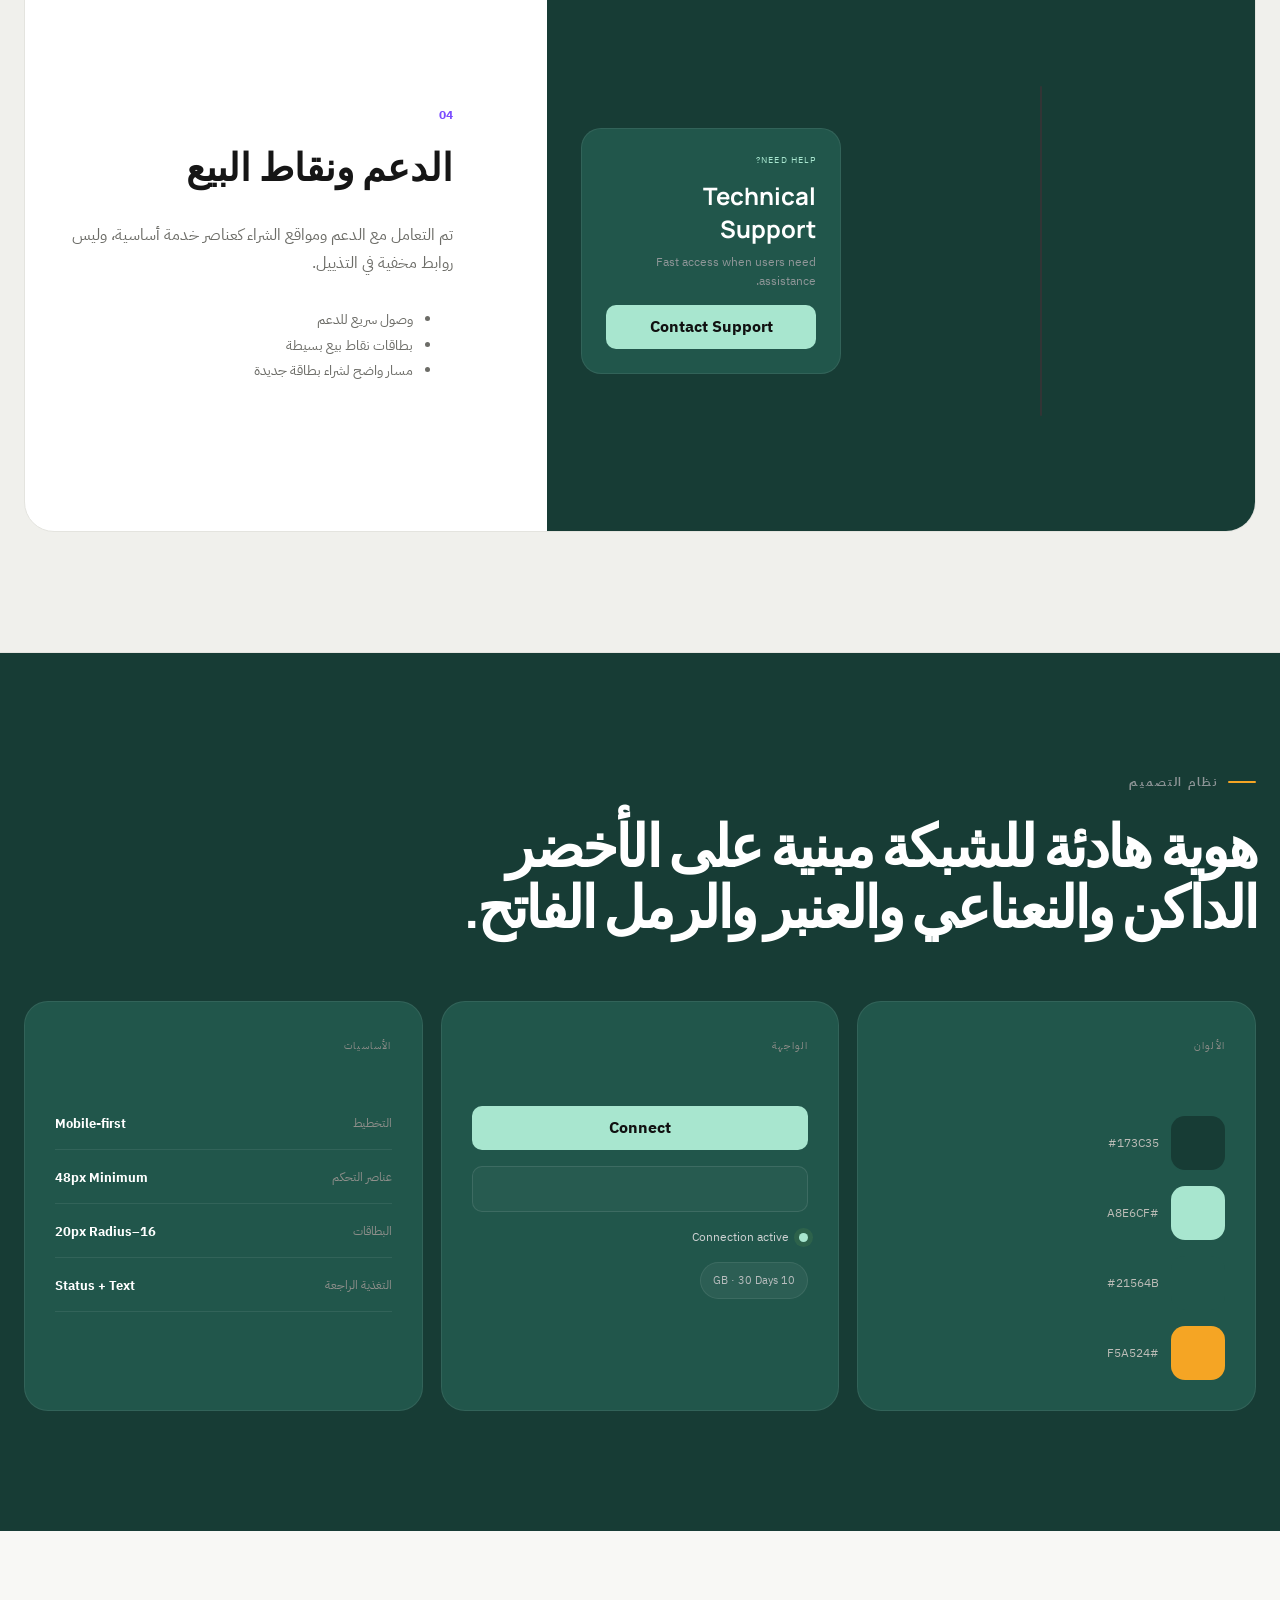
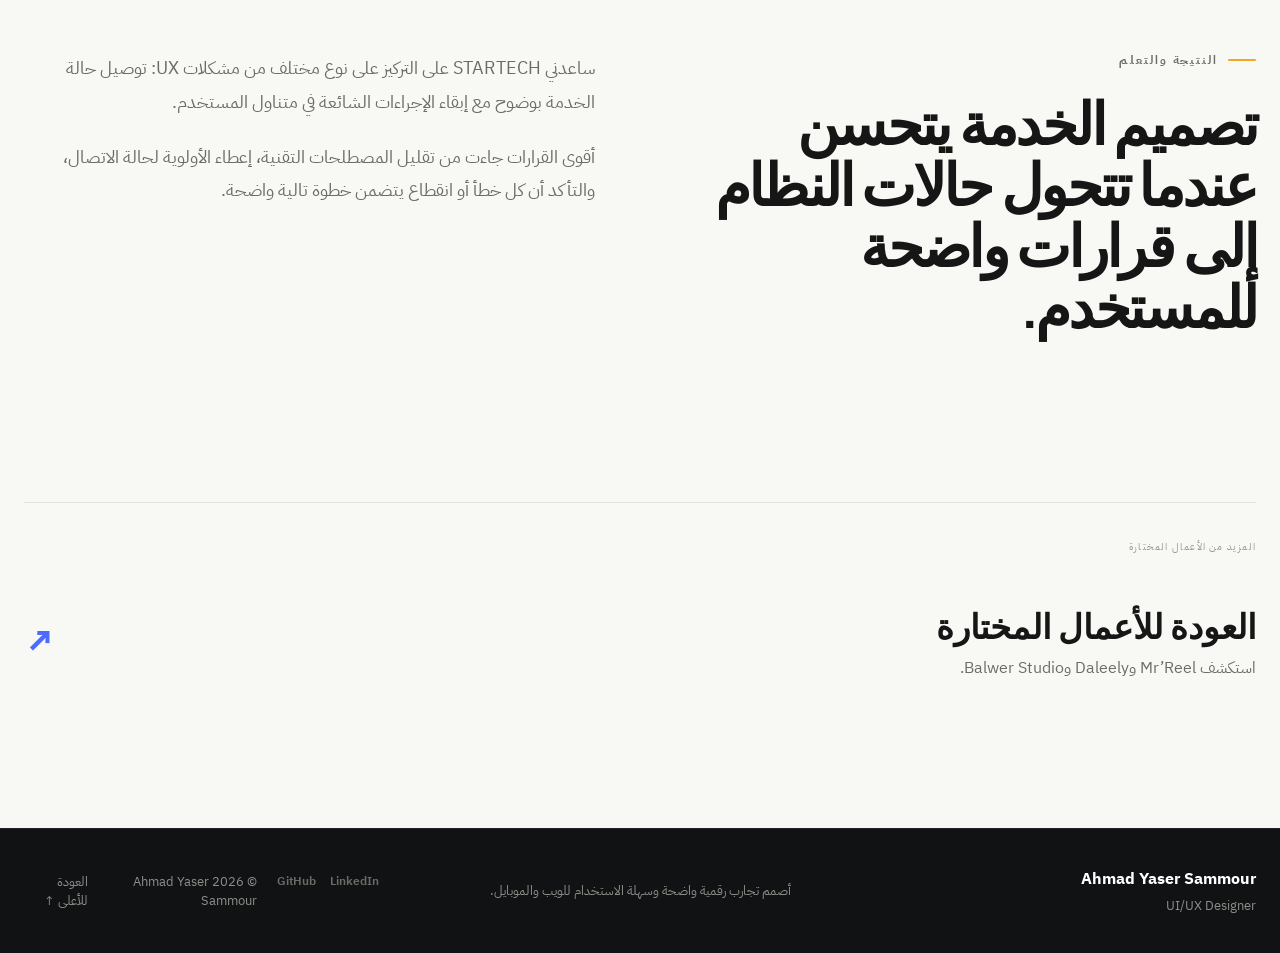
<file: portfolio/work/startech/ar.html>
<!DOCTYPE html><html lang="ar" dir="rtl"><head><meta charset="utf-8"/><meta content="width=device-width, initial-scale=1.0" name="viewport"/><meta content="دراسة حالة UI/UX لمنصة STARTECH لخدمات الإنترنت ونظام Hotspot المتجاوب." name="description"/><title>دراسة حالة STARTECH — أحمد ياسر سمور</title><link href="https://fonts.googleapis.com" rel="preconnect"/><link crossorigin="" href="https://fonts.gstatic.com" rel="preconnect"/><link href="https://fonts.googleapis.com/css2?family=IBM+Plex+Sans+Arabic:wght@400;500;600;700&amp;family=Inter:wght@400;500;600;700&amp;family=Manrope:wght@500;600;700&amp;display=swap" rel="stylesheet"/><link href="../../styles-1.css" rel="stylesheet"/><link href="../../styles-2.css" rel="stylesheet"/><link href="../../styles-3.css" rel="stylesheet"/><link href="../../styles-4.css" rel="stylesheet"/><link href="../../styles-5.css" rel="stylesheet"/><link href="../../styles-6.css" rel="stylesheet"/><link href="../../styles-bilingual.css" rel="stylesheet"/><link href="../../assets/favicon.svg" rel="icon" type="image/svg+xml"/><link href="https://balwerstudio.github.io/portfolio/work/startech/ar.html" rel="canonical"/><link href="https://balwerstudio.github.io/portfolio/work/startech/" hreflang="en" rel="alternate"/><link href="https://balwerstudio.github.io/portfolio/work/startech/ar.html" hreflang="ar" rel="alternate"/><meta content="https://balwerstudio.github.io/portfolio/work/startech/ar.html" property="og:url"/><link href="../../site.webmanifest" rel="manifest"/></head><body class="case-body startech-case"><a class="skip-link" href="#main-content">انتقل إلى المحتوى</a><header class="site-header"><div class="container nav-wrap"><a aria-label="العودة إلى البورتفوليو" class="brand" href="../../ar.html"><span class="brand-dot"></span><span class="brand-name">Ahmad Yaser Sammour</span><small>UI/UX Designer</small></a><nav aria-label="تنقل دراسة الحالة" class="desktop-nav"><a href="#overview">نظرة عامة</a><a href="#architecture">الهيكل</a><a href="#solution">الحل</a><a href="#system">نظام التصميم</a></nav><a class="lang-switch" href="index.html" hreflang="en">EN</a><a class="btn btn-small btn-outline desktop-cv" href="../../ar.html#work">العودة للأعمال ←</a><button aria-expanded="false" aria-label="فتح القائمة" class="menu-btn"><span></span><span></span></button></div><div class="mobile-menu"><a href="#overview">نظرة عامة</a><a href="#architecture">الهيكل</a><a href="#solution">الحل</a><a href="#system">نظام التصميم</a><a href="../../ar.html#work">العودة للأعمال</a><a class="lang-switch" href="index.html">English</a></div></header><main id="top" tabindex="-1"><span aria-hidden="true" class="sr-anchor" id="main-content"></span><section class="case-hero st-hero"><div class="container"><div class="case-breadcrumb reveal"><a href="../../ar.html#work">الأعمال المختارة</a><span>←</span><span>STARTECH</span></div><div class="case-hero-grid"><div class="case-hero-copy reveal"><div class="eyebrow st-eyebrow"><span></span> منصة خدمات · CAPTIVE PORTAL</div><h1>STARTECH</h1><p class="case-lead">تجربة متكاملة لخدمة Hotspot صُممت لتجعل تسجيل الدخول، حالة الاتصال، الباقات، الدعم، ونقاط البيع بسيطة وواضحة لمستخدمين بمستويات تقنية مختلفة.</p><div class="case-tags st-tags"><span>UX Architecture</span><span>Responsive UI</span><span>Service Design</span><span>Design System</span><span>Captive Portal</span></div></div><aside class="case-meta-card st-meta reveal delay-1"><div><small>الدور</small><strong>مصمم UI/UX</strong></div><div><small>المنصة</small><strong>Web / Captive Portal</strong></div><div><small>السنة</small><strong>2026</strong></div><div><small>التركيز</small><strong>تجربة الوصول والخدمة</strong></div></aside></div><div class="st-cover reveal"><div class="st-grid-lines"></div><div class="st-node n1"></div><div class="st-node n2"></div><div class="st-node n3"></div><div class="st-node n4"></div><div class="st-main-panel"><div class="st-brand-row"><span class="st-logo-mark"></span><strong>STARTECH</strong><small>HOTSPOT ACCESS</small></div><div class="st-login-card"><span class="st-mini-label">WELCOME BACK</span><h3>Connect to STARTECH</h3><p>Enter your card details to access the network.</p><div class="st-input"></div><div class="st-input"></div><button>Connect</button></div><div class="st-status-widget"><span>Connection</span><strong>Online</strong><i></i></div></div><div class="st-floating-card packages-card"><small>POPULAR PLAN</small><strong>10 GB</strong><span>30 Days</span><button>View Packages</button></div><div class="st-floating-card support-card"><small>NEED HELP?</small><strong>Support</strong><span>Quick access to assistance</span></div></div></div></section><section class="case-section" id="overview"><div class="container case-two-col"><div class="case-section-head reveal"><div class="eyebrow st-eyebrow"><span></span> نظرة عامة</div><h2>جعل الوصول إلى الشبكة مألوفًا وواضحًا وقليل الاحتكاك.</h2></div><div class="case-copy reveal delay-1"><p>STARTECH خدمة إنترنت Hotspot تعتمد على بطاقات وصول مسبقة الدفع ونقاط خدمة. المنتج احتاج أكثر من مجرد صفحة تسجيل دخول؛ احتاج تجربة كاملة ترافق المستخدم قبل الاتصال وأثناءه وبعده.</p><p>لذلك توسع التصميم ليغطي تسجيل الدخول، حالة المستخدم، الباقات، الدعم، نقاط البيع، استعادة البيانات، الصيانة، وحالات تسجيل الخروج.</p></div></div><div class="container"><div class="case-stat-grid st-stat-grid reveal"><article><span>01</span><strong>حالات خدمة متعددة</strong><p>من تسجيل الدخول إلى النجاح والأخطاء والصيانة والخروج.</p></article><article><span>02</span><strong>وصول بالبطاقة</strong><p>يتصل المستخدم باستخدام رقم البطاقة وكلمة المرور.</p></article><article><span>03</span><strong>تجربة متجاوبة</strong><p>مبنية للموبايل أولًا مع دعم الشاشات الأكبر.</p></article><article><span>04</span><strong>حاجز تقني منخفض</strong><p>لغة واضحة وحالة اتصال مرئية للمستخدم غير التقني.</p></article></div></div></section><section class="case-section st-dark-section"><div class="container"><div class="case-section-head reveal"><div class="eyebrow st-eyebrow lightish"><span></span> التحدي</div><h2>أنظمة Hotspot غالبًا تعرض حالات تقنية بدل إرشاد واضح للمستخدم.</h2></div><div class="challenge-grid st-challenge-grid"><article class="challenge-card dark-card reveal"><span>01</span><h3>أخطاء تسجيل دخول غير واضحة</h3><p>يحتاج المستخدم تفسيرًا مفهومًا عند خطأ البيانات أو توقف الخدمة.</p></article><article class="challenge-card dark-card reveal delay-1"><span>02</span><h3>لغة تقنية أكثر من اللازم</h3><p>حالة الاتصال والحصة والجلسة يجب أن تتحول إلى رسائل خدمة مباشرة.</p></article><article class="challenge-card dark-card reveal delay-2"><span>03</span><h3>معلومات الخدمة متفرقة</h3><p>الباقات والدعم ونقاط البيع يجب أن تكون سهلة الوصول دون خطوات إضافية.</p></article></div></div></section><section class="case-section" id="architecture"><div class="container"><div class="case-section-head reveal"><div class="eyebrow st-eyebrow"><span></span> بنية المعلومات</div><h2>خريطة خدمة مختصرة مبنية حول الأسئلة الأكثر شيوعًا للمستخدم.</h2></div><div class="st-architecture reveal"><div class="st-arch-core"><span>ابدأ</span><strong>STARTECH Portal</strong></div><div class="st-arch-grid"><article><span>01</span><strong>تسجيل الدخول</strong><small>رقم البطاقة · كلمة المرور</small></article><article><span>02</span><strong>جاري الاتصال</strong><small>تقدم · حالة الاتصال</small></article><article><span>03</span><strong>نجاح الاتصال</strong><small>متصل · ملخص الجلسة</small></article><article><span>04</span><strong>حالة المستخدم</strong><small>الاستهلاك · الوقت · البيانات المتبقية</small></article><article><span>05</span><strong>الباقات</strong><small>المدة · حجم البيانات</small></article><article><span>06</span><strong>نقاط البيع</strong><small>أماكن شراء البطاقات</small></article><article><span>07</span><strong>الدعم</strong><small>تواصل · خيارات المساعدة</small></article><article><span>08</span><strong>الاستعادة</strong><small>استرجاع بيانات الدخول</small></article><article><span>09</span><strong>الصيانة</strong><small>رسائل توقف الخدمة</small></article></div></div><div class="ux-principles st-principles"><article class="reveal"><span>الحالة أولًا</span><p>في كل مرحلة يجب أن يعرف المستخدم هل هو متصل، ينتظر، أم توجد مشكلة.</p></article><article class="reveal delay-1"><span>لغة بسيطة</span><p>تحويل الحالات التقنية إلى رسائل مباشرة وسهلة الفهم.</p></article><article class="reveal delay-2"><span>استعادة سريعة</span><p>كل خطأ يتضمن خطوة تالية واضحة بدل ترك المستخدم بلا حل.</p></article></div></div></section><section class="case-section soft-case-bg" id="solution"><div class="container"><div class="case-section-head reveal"><div class="eyebrow st-eyebrow"><span></span> الحل</div><h2>تجربة خدمة مبنية على الوضوح والثقة والوصول السريع.</h2></div><div class="solution-showcase st-solutions"><article class="solution-block st-solution reveal"><div class="solution-copy"><span class="solution-no st-accent">01</span><h3>تجربة تسجيل الدخول</h3><p>شاشة الدخول تقلل التفاعل إلى الأساسيات: رقم البطاقة، كلمة المرور، وإجراء رئيسي واحد.</p><ul><li>تسميات حقول واضحة</li><li>وصول ظاهر للدعم</li><li>معلومات زمن/حالة بسيطة</li></ul></div><div class="solution-visual st-login-visual"><div class="st-login-demo"><div class="st-demo-top"><span class="st-logo-mark"></span><strong>STARTECH</strong></div><h4>Connect to the network</h4><p>Enter your card information below.</p><div class="st-demo-input"></div><div class="st-demo-input"></div><button>Connect</button><div class="st-demo-links"><span>Packages</span><span>Support</span></div></div></div></article><article class="solution-block reverse st-solution reveal"><div class="solution-copy"><span class="solution-no st-accent">02</span><h3>حالة الاتصال</h3><p>بعد تسجيل الدخول تجيب الواجهة فورًا عن أهم سؤال: هل أنا متصل؟</p><ul><li>حالة Online/Offline واضحة</li><li>الاستهلاك والحصة المتبقية</li><li>إجراءات سريعة للخروج والدعم</li></ul></div><div class="solution-visual st-status-visual"><div class="status-ring"><span>ONLINE</span><strong>Connected</strong></div><div class="status-cards"><article><span>Data Left</span><strong>6.8 GB</strong></article><article><span>Time Left</span><strong>18 Days</strong></article><article><span>Session</span><strong>01:42</strong></article></div></div></article><article class="solution-block st-solution reveal"><div class="solution-copy"><span class="solution-no st-accent">03</span><h3>الباقات والأسعار</h3><p>يتم عرض الخطط باستخدام العاملين الأهم للمستخدم: مدة الباقة وحجم البيانات.</p><ul><li>بطاقات مقارنة سهلة المسح</li><li>تسلسل قيمة واضح</li><li>إبراز الباقة الأكثر شيوعًا</li></ul></div><div class="solution-visual st-package-visual"><div class="package-grid-demo"><article><small>BASIC</small><strong>5 GB</strong><span>7 Days</span><button>Choose</button></article><article class="popular"><small>POPULAR</small><strong>10 GB</strong><span>30 Days</span><button>Choose</button></article><article><small>PLUS</small><strong>20 GB</strong><span>30 Days</span><button>Choose</button></article></div></div></article><article class="solution-block reverse st-solution reveal"><div class="solution-copy"><span class="solution-no st-accent">04</span><h3>الدعم ونقاط البيع</h3><p>تم التعامل مع الدعم ومواقع الشراء كعناصر خدمة أساسية، وليس روابط مخفية في التذييل.</p><ul><li>وصول سريع للدعم</li><li>بطاقات نقاط بيع بسيطة</li><li>مسار واضح لشراء بطاقة جديدة</li></ul></div><div class="solution-visual st-support-visual"><div class="support-map-demo"><div class="map-lines"></div><span class="map-pin p1">1</span><span class="map-pin p2">2</span><span class="map-pin p3">3</span></div><div class="support-panel"><small>NEED HELP?</small><strong>Technical Support</strong><span>Fast access when users need assistance.</span><button>Contact Support</button></div></div></article></div></div></section><section class="case-section st-system-section" id="system"><div class="container"><div class="case-section-head reveal"><div class="eyebrow st-eyebrow lightish"><span></span> نظام التصميم</div><h2>هوية هادئة للشبكة مبنية على الأخضر الداكن والنعناعي والعنبر والرمل الفاتح.</h2></div><div class="system-grid"><article class="system-card reveal"><span class="system-label">الألوان</span><div class="color-list"><div><b style="--swatch:#173C35"></b><span>#173C35</span></div><div><b style="--swatch:#A8E6CF"></b><span>#A8E6CF</span></div><div><b style="--swatch:#21564B"></b><span>#21564B</span></div><div><b style="--swatch:#F5A524"></b><span>#F5A524</span></div></div></article><article class="system-card reveal delay-1"><span class="system-label">الواجهة</span><div class="st-component-demo"><button>Connect</button><div class="st-demo-field"></div><div class="st-demo-state"><i></i><span>Connection active</span></div><div class="st-demo-chip">10 GB · 30 Days</div></div></article><article class="system-card reveal delay-2"><span class="system-label">الأساسيات</span><div class="foundation-list"><div><span>التخطيط</span><strong>Mobile-first</strong></div><div><span>عناصر التحكم</span><strong>48px Minimum</strong></div><div><span>البطاقات</span><strong>16–20px Radius</strong></div><div><span>التغذية الراجعة</span><strong>Status + Text</strong></div></div></article></div></div></section><section class="case-section"><div class="container reflection-grid"><div class="case-section-head reveal"><div class="eyebrow st-eyebrow"><span></span> النتيجة والتعلم</div><h2>تصميم الخدمة يتحسن عندما تتحول حالات النظام إلى قرارات واضحة للمستخدم.</h2></div><div class="reflection-copy reveal delay-1"><p>ساعدني STARTECH على التركيز على نوع مختلف من مشكلات UX: توصيل حالة الخدمة بوضوح مع إبقاء الإجراءات الشائعة في متناول المستخدم.</p><p>أقوى القرارات جاءت من تقليل المصطلحات التقنية، إعطاء الأولوية لحالة الاتصال، والتأكد أن كل خطأ أو انقطاع يتضمن خطوة تالية واضحة.</p></div></div><div class="container next-project reveal"><span>المزيد من الأعمال المختارة</span><a href="../../ar.html#work"><div><strong>العودة للأعمال المختارة</strong><p>استكشف Mr’Reel وDaleely وBalwer Studio.</p></div><b>↗</b></a></div></section></main><footer class="site-footer"><div class="container footer-grid"><div><strong>Ahmad Yaser Sammour</strong><span>UI/UX Designer</span></div><p>أصمم تجارب رقمية واضحة وسهلة الاستخدام للويب والموبايل.</p><div class="footer-right"><div class="footer-social"><a href="https://www.linkedin.com/in/ahmad-sammour-0a0338221" target="_blank" rel="noopener noreferrer">LinkedIn</a><a href="https://github.com/ahmadysamour" target="_blank" rel="noopener noreferrer">GitHub</a></div><span>© 2026 Ahmad Yaser Sammour</span><a href="#top">العودة للأعلى ↑</a></div></div></footer><script src="../../script.js"></script></body></html>
</file>
<file: portfolio/styles-1.css>
:root {
  --bg: #f6f6f3;
  --surface: #ffffff;
  --text: #161616;
  --muted: #6c6c67;
  --soft: #9a9a94;
  --border: #e4e4df;
  --accent: #4e6bff;
  --accent-light: #eef1ff;
  --dark: #111214;
  --max: 1248px;
  --radius: 28px;
}

* { box-sizing: border-box; }
html { scroll-behavior: smooth; }
body {
  margin: 0;
  background: var(--bg);
  color: var(--text);
  font-family: "Inter", sans-serif;
  -webkit-font-smoothing: antialiased;
  overflow-x: hidden;
}
a { color: inherit; text-decoration: none; }
button, input { font: inherit; }

.container {
  width: min(calc(100% - 48px), var(--max));
  margin-inline: auto;
}

.section { padding: 150px 0; }

.site-header {
  position: fixed;
  inset: 0 0 auto 0;
  z-index: 100;
  border-bottom: 1px solid transparent;
  transition: .3s ease;
}
.site-header.scrolled {
  background: rgba(246,246,243,.88);
  backdrop-filter: blur(18px);
  border-color: rgba(22,22,22,.06);
}
.nav-wrap {
  min-height: 86px;
  display: grid;
  grid-template-columns: 1fr auto 1fr;
  align-items: center;
  gap: 24px;
}
.brand {
  display: inline-flex;
  align-items: center;
  gap: 10px;
  font-family: "Manrope", sans-serif;
  font-weight: 700;
  width: max-content;
}
.brand-dot {
  width: 10px; height: 10px; border-radius: 50%;
  background: var(--accent);
  box-shadow: 0 0 0 6px var(--accent-light);
}
.desktop-nav { display: flex; gap: 32px; font-size: 14px; }
.desktop-nav a { color: var(--muted); transition: .2s; }
.desktop-nav a:hover { color: var(--text); }
.desktop-cv { justify-self: end; }

.btn {
  display: inline-flex;
  align-items: center;
  justify-content: center;
  gap: 10px;
  min-height: 52px;
  padding: 0 22px;
  border-radius: 12px;
  font-weight: 600;
  font-size: 15px;
  transition: .25s ease;
  border: 1px solid transparent;
}
.btn-small { min-height: 44px; padding: 0 18px; font-size: 14px; }
.btn-primary { background: var(--text); color: #fff; }
.btn-primary:hover { background: var(--accent); transform: translateY(-2px); }
.btn-outline { border-color: var(--border); background: rgba(255,255,255,.45); }
.btn-outline:hover, .btn-ghost:hover { border-color: #c8c8c2; background: #fff; }
.btn-ghost { border-color: var(--border); background: transparent; }

.menu-btn, .mobile-menu { display: none; }

.hero {
  padding-top: 170px;
  min-height: 920px;
  display: flex;
  align-items: center;
}
.hero-grid {
  display: grid;
  grid-template-columns: 1.04fr .96fr;
  gap: 76px;
  align-items: center;
}
.eyebrow {
  display: flex;
  align-items: center;
  gap: 10px;
  font-size: 12px;
  letter-spacing: .16em;
  font-weight: 700;
  color: var(--muted);
  margin-bottom: 24px;
}
.eyebrow span {
  width: 28px; height: 2px; background: var(--accent); border-radius: 2px;
}
.hero h1, .section-head h2, .about-copy h2, .experience-grid h2, .contact-wrap h2 {
  font-family: "Manrope", sans-serif;
  letter-spacing: -.045em;
}
.hero h1 {
  font-size: clamp(54px, 5vw, 76px);
  line-height: 1.04;
  margin: 0;
  max-width: 820px;
  font-weight: 700;
}
.hero-lead {
  max-width: 650px;
  margin: 30px 0 0;
  color: var(--muted);
  line-height: 1.75;
  font-size: 19px;
}
.hero-actions { display: flex; gap: 12px; margin-top: 34px; flex-wrap: wrap; }

.hero-meta {
  display: flex;
  gap: 34px;
  margin-top: 66px;
  flex-wrap: wrap;
}
.hero-meta div { display: grid; gap: 7px; }
.hero-meta strong { font-size: 12px; text-transform: uppercase; letter-spacing: .1em; color: var(--soft); }
.hero-meta span { font-size: 14px; }
.available { display: flex !important; align-items: center; gap: 7px; }
.available i { width: 8px; height: 8px; border-radius: 50%; background: #3ccb7f; box-shadow: 0 0 0 5px rgba(60,203,127,.12); }

.hero-visual { position: relative; height: 650px; }
.visual-orbit {
  position: absolute; border-radius: 50%; border: 1px solid rgba(78,107,255,.16);
  pointer-events: none;
}
.orbit-a { width: 510px; height: 510px; right: -40px; top: 50px; }
.orbit-b { width: 350px; height: 350px; right: 35px; top: 130px; }

.screen-card {
  position: absolute;
  background: var(--surface);
  border: 1px solid rgba(22,22,22,.08);
  box-shadow: 0 30px 90px rgba(22,22,22,.08);
  overflow: hidden;
}
.main-screen {
  width: 470px; height: 350px;
  right: 5px; top: 120px; border-radius: 24px;
  transform: rotate(-2.5deg);
}
.phone-screen {
  width: 160px; height: 330px;
  left: -5px; top: 230px;
  border-radius: 32px;
  transform: rotate(6deg);
  border: 7px solid #191a1f;
}
.star-screen {
  width: 275px; height: 185px;
  right: 60px; bottom: 20px; border-radius: 18px;
  transform: rotate(4deg);
  background: #161819;
  color: #fff;
}
.screen-top {
  height: 50px; display: flex; align-items: center; gap: 9px;
  padding: 0 16px; border-bottom: 1px solid #ededeb;
  font-size: 12px;
}
.screen-dot { width: 9px; height: 9px; border-radius: 50%; background: #7c5cfc; }
.screen-title { font-weight: 700; }
.screen-pill { margin-left: auto; background: #f0edff; color: #6d52d5; padding: 5px 8px; border-radius: 999px; font-size: 9px; }
.dark-top { border-color: rgba(255,255,255,.08); }
.lime { background: #b8f34a; }

.mock-dashboard { height: calc(100% - 50px); display: grid; grid-template-columns: 80px 1fr; }
.mock-sidebar { border-right: 1px solid #eee; padding: 14px 12px; display: grid; align-content: start; gap: 13px; }
.mock-logo { width: 38px; height: 10px; border-radius: 5px; background: #7659f4; margin-bottom: 8px; }
.mock-sidebar span { width: 50px; height: 7px; border-radius: 4px; background: #ededf0; }
.mock-content { padding: 20px; }
.mock-heading { width: 130px; height: 13px; background: #1c1d22; border-radius: 6px; margin-bottom: 16px; }
.mock-hero-card {
  height: 120px; border-radius: 16px;
  background: linear-gradient(135deg,#7659f4,#f25caf);
  padding: 18px; display: flex; justify-content: space-between; align-items: center;
}
.mock-hero-text { display: grid; gap: 9px; width: 58%; }
.mock-hero-text span { height: 8px; background: rgba(255,255,255,.8); border-radius: 4px; }
.mock-hero-text span:nth-child(2) { width: 75%; opacity: .55; }
.mock-hero-text b { width: 58px; height: 20px; background: #fff; border-radius: 6px; margin-top: 5px; }
.mock-character {
  width: 75px; height: 75px; display: grid; place-items: center;
  border-radius: 50%; background: rgba(255,255,255,.2); color: #fff; font-weight: 800;
  border: 1px solid rgba(255,255,255,.35);
}
.mock-grid { display: grid; grid-template-columns: repeat(3,1fr); gap: 10px; margin-top: 14px; }
.mock-grid i { height: 70px; background: #f2f2f4; border-radius: 11px; }

.phone-notch { width: 64px; height: 16px; border-radius: 0 0 12px 12px; background: #191a1f; position: absolute; left: 50%; transform: translateX(-50%); z-index: 2; }
.phone-ui { background: #fff; height: 100%; padding: 30px 13px 14px; }
.mini-label { font-weight: 800; font-size: 10px; }
.phone-hero { height: 98px; border-radius: 15px; margin-top: 14px; background: linear-gradient(145deg,#eaeefe,#cad6ff); }
.phone-lines { display: grid; gap: 7px; margin-top: 15px; }
.phone-lines i { height: 7px; background: #ededed; border-radius: 5px; }
.phone-lines i:nth-child(2) { width: 78%; }
.phone-tabs { display: grid; grid-template-columns: repeat(3,1fr); gap: 6px; margin-top: 18px; }
.phone-tabs i { height: 58px; background: #f4f4f2; border-radius: 10px; }

.star-ui { padding: 16px; }
.star-head { width: 115px; height: 14px; border-radius: 7px; background: #b8f34a; margin: 6px 0 18px; }
.star-grid { display: grid; grid-template-columns: repeat(2,1fr); gap: 9px; }
.star-grid i { height: 42px; border: 1px solid rgba(255,255,255,.1); background: rgba(255,255,255,.04); border-radius: 8px; }

.floating-note {
  position: absolute;
  background: #fff;
  border: 1px solid var(--border);
  box-shadow: 0 12px 30px rgba(22,22,22,.06);
  border-radius: 999px;
  padding: 10px 14px;
  font-size: 12px; font-weight: 600;
}
.note-one { left: 35px; top: 115px; }
.note-two { right: 10px; top: 75px; }

.work-section { padding-top: 130px; }
.section-head { max-width: 880px; margin-bottom: 78px; }
.section-head h2, .about-copy h2, .experience-grid h2 {
  font-size: clamp(42px, 4vw, 58px);
  line-height: 1.09;
  margin: 0;
  font-weight: 650;
}
.section-head p {
  margin: 24px 0 0;
  max-width: 720px;
  font-size: 18px; line-height: 1.75; color: var(--muted);
}

.projects { display: grid; gap: 28px; }
.project-card {
  background: var(--surface);
  border: 1px solid var(--border);
  border-radius: var(--radius);
  overflow: hidden;
  transition: .32s ease;
}
.project-card:hover { transform: translateY(-4px); box-shadow: 0 22px 60px rgba(22,22,22,.06); }
.project-card.featured { display: grid; grid-template-columns: 1.45fr .75fr; min-height: 640px; }
.project-visual { padding: 42px; min-height: 640px; position: relative; display: grid; place-items: center; overflow: hidden; }
.project-visual.compact { min-height: 405px; padding: 30px; }
.mrreel .project-visual { background: linear-gradient(135deg,#efecff,#f7eafb 60%,#eef3ff); }
.balwer .project-visual { background: linear-gradient(135deg,#edf8f8,#f7fbfb); }
.daleely .project-visual { background: linear-gradient(135deg,#eef3ff,#f6f1ff); }
.startech .project-visual { background: #17191a; }

.project-info {
  padding: 40px;
  display: flex; flex-direction: column; justify-content: flex-end;
}
.project-info h3 {
  font-family: "Manrope"; font-size: 40px; margin: 16px 0 14px; letter-spacing: -.03em;
}
.project-info p { color: var(--muted); font-size: 16px; line-height: 1.7; margin: 0; }
.project-meta { display: flex; justify-content: space-between; gap: 12px; font-size: 11px; letter-spacing: .1em; color: var(--soft); }
.project-tags { display: flex; gap: 8px; flex-wrap: wrap; margin: 24px 0 28px; }
.project-tags span, .timeline-tags span {
  border-radius: 999px; background: #f2f2ef; padding: 8px 10px; font-size: 11px; color: #54544f;
}
.project-link { font-weight: 700; font-size: 14px; display: inline-flex; gap: 8px; align-items: center; width: max-content; }
.project-link span { transition: .25s; }
.project-card:hover .project-link span { transform: translate(3px,-3px); }
.two-col { display: grid; grid-template-columns: 1fr 1fr; gap: 28px; }
.two-col .project-info { padding: 32px; min-height: 290px; }
.two-col .project-info h3 { font-size: 34px; }

.project-browser {
  width: min(100%, 720px); height: 470px; background: #fff; border-radius: 20px;
  box-shadow: 0 30px 70px rgba(75,54,160,.16); overflow: hidden; transform: rotate(-1.2deg);
}
.browser-bar { height: 38px; border-bottom: 1px solid #eee; display: flex; align-items: center; gap: 6px; padding: 0 12px; }
.browser-bar i { width: 7px; height: 7px; background: #ddd; border-radius: 50%; }
.mr-layout { display: grid; grid-template-columns: 110px 1fr; height: calc(100% - 38px); }
.mr-side { border-right: 1px solid #eee; padding: 20px 14px; display: grid; align-content: start; gap: 18px; }
.mr-logo { width: 48px; height: 13px; background: #795ef5; border-radius: 6px; margin-bottom: 8px; }
.mr-side span { width: 62px; height: 8px; background: #eee; border-radius: 4px; }
.mr-main { padding: 28px; }
.mr-title { width: 180px; height: 20px; background: #1b1c20; border-radius: 7px; margin-bottom: 22px; }
.mr-banner {
  height: 160px; padding: 28px; border-radius: 20px; background: linear-gradient(135deg,#785ef4,#ef5faf);
  display: flex; justify-content: space-between; align-items: center;
}
.mr-banner > div:first-child { display: grid; gap: 11px; width: 58%; }
.mr-banner span { height: 10px; background: rgba(255,255,255,.8); border-radius: 5px; }
.mr-banner span:nth-child(2) { width: 75%; opacity: .55; }
.mr-banner b { width: 80px; height: 28px; background: #fff; border-radius: 8px; }
.orb-face {
  width: 100px; height: 100px; border-radius: 50%; display: grid; place-items: center;
  background: rgba(255,255,255,.18); border: 1px solid rgba(255,255,255,.3); color: #fff; font-weight: 800;
}
.mr-cards { display: grid; grid-template-columns: repeat(4,1fr); gap: 12px; margin-top: 20px; }
.mr-cards i { height: 105px; background: #f3f3f5; border-radius: 13px; }

.phone-cluster { position: relative; width: 360px; height: 350px; }
.project-phone {
  position: absolute; width: 175px; height: 350px; border: 7px solid #191a1f; border-radius: 30px; overflow: hidden;
  box-shadow: 0 22px 50px rgba(40,50,95,.12);
}
.project-phone.p1 { left: 50px; top: 15px; transform: rotate(-7deg); }
.project-phone.p2 { right: 20px; top: -4px; transform: rotate(6deg); }
.phone-inner { height: 100%; background: #fff; padding: 32px 15px 16px; }
.phone-inner b { display: block; width: 80px; height: 12px; border-radius: 6px; background: #182033; }
.phone-inner span { display: block; height: 8px; background: #e7e8ef; border-radius: 5px; margin-top: 11px; }
.phone-inner span:nth-child(3) { width: 70%; }
.phone-inner i { display: block; height: 150px; background: linear-gradient(150deg,#dfe6ff,#f0e8ff); border-radius: 18px; margin-top: 25px; }
.phone-inner.alt i { background: linear-gradient(150deg,#e8f8f0,#dde6ff); }

.star-portal { position: relative; width: 100%; height: 100%; min-height: 345px; }
.star-network i {
  position: absolute; width: 9px; height: 9px; border-radius: 50%; background: #b8f34a;
  box-shadow: 0 0 0 8px rgba(184,243,74,.08);
}
.star-network i:nth-child(1) { top: 45px; left: 45px; }
.star-network i:nth-child(2) { top: 100px; right: 35px; }
.star-network i:nth-child(3) { bottom: 55px; left: 80px; }
.star-network i:nth-child(4) { bottom: 95px; right: 90px; }
.login-panel {
  width: 260px; height: 300px; background: rgba(255,255,255,.06); border: 1px solid rgba(255,255,255,.11);
  border-radius: 24px; padding: 28px; position: absolute; inset: 22px auto auto 50%; transform: translateX(-50%);
  backdrop-filter: blur(10px);
}
.tiny-brand { color: #b8f34a; font-size: 13px; font-weight: 800; }
.login-panel b { display: block; width: 150px; height: 18px; background: #fff; border-radius: 7px; margin: 28px 0 22px; }
</file>
<file: portfolio/styles-2.css>
.login-panel i { display: block; height: 36px; border: 1px solid rgba(255,255,255,.15); border-radius: 9px; margin-top: 10px; }
.login-panel button { border: 0; height: 38px; width: 100%; background: #b8f34a; border-radius: 9px; margin-top: 14px; }

.balwer-browser {
  width: min(100%, 760px); height: 470px; background: #fff; border-radius: 20px; overflow: hidden;
  box-shadow: 0 28px 70px rgba(31,104,108,.12); transform: rotate(1deg);
}
.balwer-nav { height: 56px; border-bottom: 1px solid #eef3f3; display: flex; align-items: center; gap: 22px; padding: 0 22px; }
.balwer-nav b { color: #183d46; margin-right: auto; }
.balwer-nav span { width: 54px; height: 7px; background: #e6ecec; border-radius: 4px; }
.balwer-hero { height: calc(100% - 56px); padding: 48px; display: grid; grid-template-columns: 1fr 1fr; align-items: center; gap: 20px; }
.balwer-copy { display: grid; gap: 13px; }
.balwer-copy span { height: 12px; background: #183d46; border-radius: 6px; }
.balwer-copy span:nth-child(2) { width: 88%; }
.balwer-copy span:nth-child(3) { width: 65%; background: #a7b9ba; height: 8px; margin-top: 8px; }
.balwer-copy button { width: 90px; height: 32px; background: #26b5b9; border: 0; border-radius: 9px; margin-top: 14px; }
.balwer-devices { position: relative; height: 280px; }
.device { position: absolute; background: #183d46; border-radius: 16px; border: 5px solid #183d46; }
.desktop-device { width: 245px; height: 160px; right: 10px; top: 35px; background: linear-gradient(145deg,#f6fbfb,#dff1f2); }
.mobile-device { width: 88px; height: 180px; left: 16px; bottom: 18px; background: linear-gradient(145deg,#edf7f7,#c8ecee); border-radius: 20px; }

.about-section { border-top: 1px solid var(--border); border-bottom: 1px solid var(--border); }
.about-grid { display: grid; grid-template-columns: 1.25fr .75fr; gap: 100px; align-items: start; }
.about-copy p { font-size: 18px; line-height: 1.8; color: var(--muted); max-width: 760px; }
.philosophy-card {
  background: var(--text); color: #fff; border-radius: 28px; padding: 38px; position: sticky; top: 120px;
}
.quote-mark { font-family: Georgia, serif; font-size: 80px; line-height: .8; color: var(--accent); }
.philosophy-card h3 { font-family: Manrope; font-size: 30px; line-height: 1.25; margin: 12px 0 18px; }
.philosophy-card p { color: #b8b8b3; line-height: 1.7; }
.traits { display: flex; gap: 8px; flex-wrap: wrap; margin-top: 28px; }
.traits span { border: 1px solid rgba(255,255,255,.14); border-radius: 999px; padding: 8px 11px; color: #d8d8d4; font-size: 12px; }

.process-track { display: grid; grid-template-columns: repeat(3,1fr); border-top: 1px solid var(--border); border-left: 1px solid var(--border); }
.process-step { padding: 34px; min-height: 270px; border-right: 1px solid var(--border); border-bottom: 1px solid var(--border); position: relative; }
.step-number { font-family: Manrope; font-size: 58px; font-weight: 600; letter-spacing: -.05em; color: #d7d7d2; }
.process-step i { display: block; width: 34px; height: 3px; background: var(--accent); margin: 18px 0 28px; }
.process-step h3 { font-family: Manrope; font-size: 24px; margin: 0 0 12px; }
.process-step p { color: var(--muted); line-height: 1.7; margin: 0; font-size: 15px; }

.skills-section { background: #fbfbf8; border-top: 1px solid var(--border); border-bottom: 1px solid var(--border); }
.skills-grid { display: grid; grid-template-columns: repeat(3,1fr); border-top: 1px solid var(--border); border-left: 1px solid var(--border); }
.skill-column { padding: 40px; border-right: 1px solid var(--border); border-bottom: 1px solid var(--border); min-height: 470px; }
.column-no { color: var(--accent); font-weight: 700; font-size: 12px; }
.skill-column h3 { font-family: Manrope; font-size: 28px; margin: 60px 0 28px; }
.skill-column ul { padding: 0; margin: 0; list-style: none; display: grid; gap: 14px; color: var(--muted); }
.skill-column li { padding-bottom: 12px; border-bottom: 1px solid #ecece8; }
.strength-strip { display: flex; justify-content: space-between; gap: 16px; flex-wrap: wrap; padding: 22px 0 0; color: var(--muted); font-size: 13px; }

.experience-grid { display: grid; grid-template-columns: .8fr 1.2fr; gap: 90px; align-items: start; }
.experience-grid .section-head { position: sticky; top: 140px; margin-bottom: 0; }
.timeline { border-top: 1px solid var(--border); }
.timeline-item { display: grid; grid-template-columns: 140px 18px 1fr; gap: 24px; padding: 34px 0; border-bottom: 1px solid var(--border); }
.time { color: var(--soft); font-size: 13px; padding-top: 4px; }
.timeline-dot { width: 10px; height: 10px; border-radius: 50%; background: var(--accent); margin-top: 5px; box-shadow: 0 0 0 6px var(--accent-light); }
.timeline-content h3 { font-family: Manrope; font-size: 25px; margin: 0 0 6px; }
.timeline-content > span { color: var(--soft); font-size: 14px; }
.timeline-content p { color: var(--muted); line-height: 1.75; }
.timeline-tags { display: flex; flex-wrap: wrap; gap: 8px; margin-top: 20px; }

.contact-section { padding: 80px 0 0; }
.contact-wrap {
  background: var(--dark); color: #fff; border-radius: 36px 36px 0 0; padding: 90px;
  min-height: 600px; position: relative; overflow: hidden;
}
.contact-dot {
  width: 320px; height: 320px; border-radius: 50%;
  position: absolute; right: -100px; top: -90px; background: var(--accent); filter: blur(1px);
  opacity: .9;
}
.eyebrow.light { color: #aaa; position: relative; }
.contact-wrap h2 { font-size: clamp(48px, 5vw, 72px); max-width: 850px; line-height: 1.05; margin: 0; position: relative; }
.contact-wrap > p { max-width: 650px; font-size: 18px; line-height: 1.7; color: #b8b8b3; position: relative; }
.contact-email {
  display: inline-flex; gap: 16px; align-items: center; font-size: 28px; font-weight: 700;
  margin-top: 34px; border-bottom: 1px solid rgba(255,255,255,.35); padding-bottom: 8px; position: relative;
}
.contact-email span { color: var(--accent); }
.contact-links { display: flex; gap: 28px; flex-wrap: wrap; margin-top: 95px; position: relative; }
.contact-links a { color: #b9b9b4; font-size: 14px; transition: .2s; }
.contact-links a:hover { color: #fff; }

.site-footer { background: var(--dark); color: #fff; border-top: 1px solid rgba(255,255,255,.08); padding: 38px 0; }
.footer-grid { display: grid; grid-template-columns: 1fr 1.3fr 1fr; align-items: center; gap: 30px; }
.footer-grid > div:first-child { display: grid; gap: 5px; }
.footer-grid > div:first-child span, .footer-grid p, .footer-right { color: #8e8e89; font-size: 13px; }
.footer-grid p { margin: 0; text-align: center; }
.footer-right { display: flex; justify-content: flex-end; gap: 20px; }

.reveal {
  opacity: 0;
  transform: translateY(26px);
  transition: opacity .75s cubic-bezier(.2,.7,.2,1), transform .75s cubic-bezier(.2,.7,.2,1);
}
.reveal.visible { opacity: 1; transform: none; }
.delay-1 { transition-delay: .08s; }
.delay-2 { transition-delay: .16s; }

.cursor-dot {
  position: fixed; width: 10px; height: 10px; border-radius: 50%; background: var(--accent);
  pointer-events: none; z-index: 999; transform: translate(-50%,-50%); opacity: 0; transition: width .2s,height .2s,opacity .2s;
}

@media (max-width: 1080px) {
  .section { padding: 110px 0; }
  .hero { min-height: auto; padding-top: 150px; }
  .hero-grid, .about-grid, .experience-grid { grid-template-columns: 1fr; gap: 70px; }
  .hero-visual { max-width: 650px; width: 100%; margin-inline: auto; }
  .project-card.featured { grid-template-columns: 1fr; }
  .project-visual { min-height: 520px; }
  .project-info { min-height: 320px; }
  .philosophy-card, .experience-grid .section-head { position: static; }
  .process-track { grid-template-columns: repeat(2,1fr); }
  .skills-grid { grid-template-columns: 1fr 1fr; }
  .skill-column:last-child { grid-column: span 2; }
  .footer-grid { grid-template-columns: 1fr; text-align: left; }
  .footer-grid p { text-align: left; }
  .footer-right { justify-content: flex-start; }
}

@media (max-width: 760px) {
  .container { width: min(calc(100% - 32px), var(--max)); }
  .section { padding: 88px 0; }

  .nav-wrap { min-height: 72px; grid-template-columns: 1fr auto; }
  .desktop-nav, .desktop-cv { display: none; }
  .menu-btn {
    display: grid; width: 42px; height: 42px; place-content: center; gap: 6px; background: transparent; border: 1px solid var(--border); border-radius: 11px;
  }
  .menu-btn span { width: 18px; height: 1.5px; background: var(--text); transition: .2s; }
  .menu-btn.open span:first-child { transform: translateY(4px) rotate(45deg); }
  .menu-btn.open span:last-child { transform: translateY(-4px) rotate(-45deg); }
  .mobile-menu {
    position: absolute; top: 72px; left: 16px; right: 16px;
    background: rgba(255,255,255,.97); border: 1px solid var(--border); border-radius: 18px;
    padding: 18px; box-shadow: 0 20px 60px rgba(0,0,0,.08);
  }
  .mobile-menu.open { display: grid; gap: 6px; }
  .mobile-menu a { padding: 12px; border-radius: 10px; }
  .mobile-menu a:hover { background: #f5f5f2; }

  .hero { padding-top: 120px; }
  .hero h1 { font-size: 48px; }
  .hero-lead { font-size: 17px; }
  .hero-meta { gap: 22px; margin-top: 46px; }
  .hero-visual { height: 470px; margin-top: 20px; }
  .main-screen { width: 87%; height: 270px; top: 70px; right: 2%; }
  .phone-screen { width: 120px; height: 250px; left: 1%; top: 210px; }
  .star-screen { width: 210px; height: 140px; right: 0; bottom: -5px; }
  .orbit-a { width: 380px; height: 380px; right: -80px; }
  .orbit-b { width: 270px; height: 270px; }
  .note-one, .note-two { display: none; }

  .section-head { margin-bottom: 50px; }
  .section-head h2, .about-copy h2, .experience-grid h2 { font-size: 38px; }

  .project-card.featured { display: block; }
  .project-visual, .project-visual.compact { min-height: 360px; padding: 20px; }
  .project-info, .two-col .project-info { padding: 26px; min-height: 280px; }
  .project-info h3, .two-col .project-info h3 { font-size: 32px; }
  .two-col { grid-template-columns: 1fr; }
  .project-browser, .balwer-browser { height: 300px; }
  .mr-layout { grid-template-columns: 70px 1fr; }
  .mr-side { padding: 14px 8px; }
  .mr-main { padding: 16px; }
  .mr-banner { height: 110px; padding: 16px; }
  .orb-face { width: 65px; height: 65px; }
  .mr-cards i { height: 62px; }
  .phone-cluster { transform: scale(.82); transform-origin: center; }
  .balwer-hero { padding: 24px; }
  .balwer-devices { transform: scale(.75); transform-origin: center; }
  .process-track, .skills-grid { grid-template-columns: 1fr; }
  .skill-column:last-child { grid-column: auto; }
  .process-step, .skill-column { min-height: auto; padding: 28px; }
  .skill-column h3 { margin-top: 35px; }
  .timeline-item { grid-template-columns: 100px 16px 1fr; gap: 16px; }
  .contact-wrap { padding: 56px 26px; min-height: 560px; border-radius: 26px 26px 0 0; }
  .contact-wrap h2 { font-size: 46px; }
  .contact-email { font-size: 21px; word-break: break-all; }
  .contact-links { margin-top: 70px; }
  .contact-dot { width: 220px; height: 220px; }
  .cursor-dot { display: none; }
}

@media (max-width: 480px) {
  .hero h1 { font-size: 42px; }
  .hero-actions .btn { width: 100%; }
  .hero-meta { display: grid; grid-template-columns: 1fr 1fr; }
  .hero-meta div:last-child { grid-column: 1 / -1; }
  .hero-visual { height: 420px; }
  .main-screen { top: 60px; width: 95%; right: -5%; }
  .phone-screen { left: -4%; }
  .star-screen { right: -7%; }
  .timeline-item { grid-template-columns: 1fr; }
  .timeline-dot { display: none; }
  .time { padding-top: 0; }
}


/* ===== V2 POLISH ===== */

.brand {
  display: grid;
  grid-template-columns: auto 1fr;
  column-gap: 10px;
  row-gap: 2px;
}
.brand-dot { grid-row: 1 / span 2; align-self: center; }
.brand-name { font-size: 15px; line-height: 1.1; }
.brand small {
  font-size: 10px;
  font-weight: 600;
  letter-spacing: .08em;
  text-transform: uppercase;
  color: var(--soft);
  line-height: 1.1;
}

.site-header .nav-wrap {
  min-height: 92px;
}
.desktop-nav {
  font-size: 14.5px;
  gap: 34px;
}

.hero {
  min-height: 850px;
  padding-top: 145px;
  padding-bottom: 100px;
}
.hero-grid { gap: 68px; }
.hero h1 {
  font-size: clamp(56px, 5.15vw, 78px);
  max-width: 790px;
}
.hero-lead {
  max-width: 620px;
  margin-top: 26px;
}
.hero-actions { margin-top: 30px; }
.hero-meta {
  margin-top: 42px;
  padding-top: 24px;
  border-top: 1px solid var(--border);
}
.hero-meta-refined {
  gap: 40px;
}
.hero-skill-strip {
  display: flex;
  flex-wrap: wrap;
  gap: 8px;
  margin-top: 18px;
}
.hero-skill-strip span {
  padding: 8px 11px;
  border-radius: 999px;
  background: rgba(255,255,255,.72);
  border: 1px solid var(--border);
  color: var(--muted);
  font-size: 11px;
  font-weight: 600;
}
.hero-visual { height: 610px; }

.section {
  padding: 116px 0;
}
.work-section {
  padding-top: 112px;
}
.section-head {
  margin-bottom: 60px;
}
.section-head p {
  margin-top: 20px;
}
.section-note {
  margin-top: 20px;
  font-size: 12px;
  font-weight: 600;
  letter-spacing: .05em;
  color: var(--soft);
}

.projects { gap: 22px; }
.two-col { gap: 22px; }
.project-card.featured { min-height: 590px; }
.project-visual { min-height: 590px; }
.project-info { padding: 36px; }
.project-info h3 { margin-top: 14px; }
.two-col .project-info { min-height: 270px; }

.about-section {
  padding-top: 112px;
  padding-bottom: 112px;
}
.about-grid {
  grid-template-columns: 1.18fr .82fr;
  gap: 72px;
  align-items: center;
}
.philosophy-card {
  padding: 44px;
  min-height: 390px;
  display: flex;
  flex-direction: column;
  justify-content: center;
}
.philosophy-card h3 {
  font-size: 34px;
  max-width: 420px;
}
.philosophy-card p {
  font-size: 15.5px;
}
.traits { margin-top: 32px; }

.process-section {
  padding-top: 108px;
  padding-bottom: 108px;
}
.process-step {
  min-height: 240px;
  padding: 30px;
}
.step-number { font-size: 52px; }

.skills-section {
  padding-top: 108px;
  padding-bottom: 108px;
}
</file>
<file: portfolio/styles-3.css>
.skill-column {
  min-height: 430px;
  padding: 36px;
}
.skill-column h3 {
  margin-top: 46px;
}

.experience-section {
  padding-top: 112px;
  padding-bottom: 112px;
}

.contact-section {
  padding-top: 72px;
}
.contact-wrap {
  min-height: 560px;
  padding: 78px;
}
.contact-links { margin-top: 76px; }

.project-card:hover {
  transform: translateY(-3px);
}

@media (max-width: 1080px) {
  .section { padding: 96px 0; }
  .hero { padding-top: 130px; min-height: auto; }
  .site-header .nav-wrap { min-height: 82px; }
  .about-grid { gap: 54px; }
  .philosophy-card { min-height: auto; }
}

@media (max-width: 760px) {
  .site-header .nav-wrap { min-height: 74px; }
  .brand-name { font-size: 14px; }
  .brand small { font-size: 9px; }
  .hero { padding-top: 110px; padding-bottom: 72px; }
  .hero h1 { font-size: 46px; }
  .hero-meta { margin-top: 34px; padding-top: 18px; }
  .hero-skill-strip { margin-top: 14px; }
  .section { padding: 78px 0; }
  .work-section { padding-top: 78px; }
  .section-head { margin-bottom: 42px; }
  .about-section,
  .process-section,
  .skills-section,
  .experience-section {
    padding-top: 78px;
    padding-bottom: 78px;
  }
  .philosophy-card {
    padding: 30px;
  }
  .philosophy-card h3 { font-size: 28px; }
  .contact-wrap { padding: 52px 24px; min-height: 520px; }
}


/* ===== CASE STUDY: MR'REEL ===== */

.case-body {
  background: #f8f8f5;
}

.case-hero {
  padding: 150px 0 90px;
}

.case-breadcrumb {
  display: flex;
  gap: 10px;
  align-items: center;
  color: var(--soft);
  font-size: 13px;
  margin-bottom: 70px;
}
.case-breadcrumb a:hover { color: var(--text); }

.case-hero-grid {
  display: grid;
  grid-template-columns: 1.25fr .75fr;
  gap: 80px;
  align-items: end;
}
.case-hero-copy h1 {
  font-family: Manrope, sans-serif;
  font-size: clamp(76px, 8vw, 120px);
  letter-spacing: -.065em;
  line-height: .92;
  margin: 0;
}
.case-lead {
  font-size: 20px;
  line-height: 1.75;
  color: var(--muted);
  max-width: 760px;
  margin: 32px 0 0;
}
.case-tags {
  display: flex;
  gap: 8px;
  flex-wrap: wrap;
  margin-top: 30px;
}
.case-tags span {
  padding: 9px 12px;
  border: 1px solid var(--border);
  border-radius: 999px;
  font-size: 12px;
  color: var(--muted);
  background: rgba(255,255,255,.7);
}

.case-meta-card {
  background: #fff;
  border: 1px solid var(--border);
  border-radius: 24px;
  padding: 28px;
  display: grid;
  grid-template-columns: 1fr 1fr;
  gap: 28px 20px;
}
.case-meta-card div { display: grid; gap: 6px; }
.case-meta-card small { color: var(--soft); font-size: 10px; letter-spacing: .12em; }
.case-meta-card strong { font-size: 14px; }

.case-cover {
  margin-top: 70px;
  min-height: 680px;
  border-radius: 34px;
  background: linear-gradient(135deg,#ece9ff,#f9edf8 55%,#eaf1ff);
  position: relative;
  overflow: hidden;
  display: grid;
  place-items: center;
}
.case-cover-glow {
  position: absolute;
  border-radius: 50%;
  filter: blur(1px);
  opacity: .65;
}
.glow-a { width: 330px; height: 330px; background: #bdabff; top: -120px; left: -80px; }
.glow-b { width: 250px; height: 250px; background: #f6a7cf; right: -70px; bottom: -80px; }

.case-browser {
  width: min(76%, 860px);
  height: 500px;
  background: #fff;
  border-radius: 24px;
  box-shadow: 0 35px 90px rgba(88,66,170,.16);
  overflow: hidden;
  transform: rotate(-1deg);
  z-index: 2;
}
.case-browser .mr-layout { height: calc(100% - 38px); }
.case-phone {
  position: absolute;
  width: 175px;
  height: 355px;
  border: 7px solid #191a1f;
  border-radius: 34px;
  overflow: hidden;
  right: 7%;
  bottom: 40px;
  z-index: 3;
  transform: rotate(5deg);
  box-shadow: 0 24px 55px rgba(34,27,64,.16);
}
.reel-preview-block {
  height: 170px;
  background: linear-gradient(145deg,#795ef5,#ee5faf);
  border-radius: 18px;
  margin-top: 18px;
}
.case-chip {
  position: absolute;
  z-index: 4;
  padding: 10px 14px;
  border-radius: 999px;
  background: rgba(255,255,255,.9);
  border: 1px solid rgba(255,255,255,.8);
  box-shadow: 0 12px 34px rgba(75,60,130,.08);
  font-size: 12px;
  font-weight: 700;
}
.chip-one { left: 8%; top: 18%; }
.chip-two { right: 12%; top: 12%; }

.case-section {
  padding: 120px 0;
}
.soft-case-bg {
  background: #f0f0ec;
  border-top: 1px solid var(--border);
  border-bottom: 1px solid var(--border);
}
.case-two-col {
  display: grid;
  grid-template-columns: 1fr 1fr;
  gap: 90px;
  align-items: start;
}
.case-section-head {
  max-width: 820px;
  margin-bottom: 64px;
}
.case-two-col .case-section-head { margin-bottom: 0; }
.case-section-head h2 {
  font-family: Manrope, sans-serif;
  font-size: clamp(42px,4.5vw,64px);
  line-height: 1.06;
  letter-spacing: -.05em;
  margin: 0;
}
.case-copy p, .reflection-copy p {
  font-size: 18px;
  line-height: 1.85;
  color: var(--muted);
  margin: 0 0 22px;
}

.case-stat-grid {
  display: grid;
  grid-template-columns: repeat(4,1fr);
  margin-top: 80px;
  border-top: 1px solid var(--border);
  border-left: 1px solid var(--border);
}
.case-stat-grid article {
  padding: 30px;
  min-height: 210px;
  border-right: 1px solid var(--border);
  border-bottom: 1px solid var(--border);
}
.case-stat-grid article > span {
  color: var(--accent);
  font-size: 12px;
  font-weight: 700;
}
.case-stat-grid strong {
  display: block;
  font-family: Manrope;
  font-size: 22px;
  margin: 48px 0 12px;
}
.case-stat-grid p {
  color: var(--muted);
  font-size: 14px;
  line-height: 1.7;
  margin: 0;
}

.challenge-grid {
  display: grid;
  grid-template-columns: repeat(3,1fr);
  gap: 18px;
}
.challenge-card {
  background: #fff;
  border: 1px solid var(--border);
  border-radius: 22px;
  padding: 30px;
  min-height: 300px;
}
.challenge-card > span { color: var(--accent); font-weight: 700; font-size: 12px; }
.challenge-card h3 {
  font-family: Manrope;
  font-size: 28px;
  line-height: 1.2;
  margin: 64px 0 16px;
}
.challenge-card p { color: var(--muted); line-height: 1.75; margin: 0; }

.persona-grid {
  display: grid;
  grid-template-columns: 1fr 1fr;
  gap: 22px;
}
.persona-card {
  background: #fff;
  border: 1px solid var(--border);
  border-radius: 26px;
  padding: 34px;
}
.persona-avatar {
  width: 62px; height: 62px; border-radius: 50%;
  background: #7c5cfc; color: #fff;
  display: grid; place-items: center;
  font-family: Manrope; font-size: 24px; font-weight: 700;
}
.persona-avatar.pink { background: #f25caf; }
.persona-top { margin-top: 28px; }
.persona-top > span { color: var(--soft); font-size: 10px; letter-spacing: .12em; }
.persona-top h3 { font-family: Manrope; font-size: 28px; margin: 10px 0 12px; }
.persona-top p { color: var(--muted); line-height: 1.7; }
.persona-columns {
  display: grid;
  grid-template-columns: 1fr 1fr;
  gap: 28px;
  border-top: 1px solid var(--border);
  margin-top: 28px;
  padding-top: 28px;
}
.persona-columns strong { font-size: 13px; }
.persona-columns ul { padding-left: 18px; color: var(--muted); line-height: 1.8; font-size: 14px; }

.flow-wrap {
  background: #fff;
  border: 1px solid var(--border);
  border-radius: 26px;
  padding: 28px;
  display: grid;
  grid-template-columns: repeat(11,auto);
  align-items: center;
  justify-content: space-between;
  gap: 10px;
}
.flow-wrap > i { color: #c3c3bd; font-style: normal; }
.flow-step {
  min-width: 128px;
  min-height: 140px;
  padding: 18px;
  border-radius: 18px;
  background: #f7f7f4;
  display: flex;
  flex-direction: column;
}
.flow-step span { color: var(--accent); font-size: 11px; font-weight: 700; }
.flow-step strong { margin-top: auto; font-size: 16px; }
.flow-step small { color: var(--soft); margin-top: 5px; font-size: 11px; }

.ux-principles {
  display: grid;
  grid-template-columns: repeat(3,1fr);
  gap: 18px;
  margin-top: 22px;
}
.ux-principles article {
  padding: 28px;
  border-left: 2px solid var(--accent);
}
.ux-principles span { font-weight: 700; }
.ux-principles p { color: var(--muted); line-height: 1.75; font-size: 14px; }

.solution-showcase {
  display: grid;
  gap: 32px;
}
.solution-block {
  display: grid;
  grid-template-columns: .8fr 1.2fr;
  gap: 50px;
  min-height: 560px;
  border: 1px solid var(--border);
  border-radius: 30px;
  background: #fff;
  overflow: hidden;
}
.solution-block.reverse {
  grid-template-columns: 1.2fr .8fr;
}
.solution-block.reverse .solution-copy { order: 2; }
.solution-block.reverse .solution-visual { order: 1; }
.solution-copy {
  padding: 44px;
  display: flex;
  flex-direction: column;
  justify-content: center;
}
.solution-no {
  color: var(--accent);
  font-size: 12px;
  font-weight: 700;
}
.solution-copy h3 {
  font-family: Manrope;
  font-size: 38px;
  line-height: 1.1;
  margin: 22px 0 18px;
}
.solution-copy p {
  color: var(--muted);
  line-height: 1.75;
  font-size: 16px;
}
.solution-copy ul {
  color: var(--muted);
  line-height: 1.8;
  padding-left: 18px;
  font-size: 14px;
}
.solution-visual {
  min-height: 560px;
  position: relative;
  display: grid;
  place-items: center;
  padding: 34px;
  overflow: hidden;
}
.dashboard-visual { background: linear-gradient(135deg,#eeebff,#faeef9); }
.upload-visual { background: #f1f2f6; }
.style-visual { background: linear-gradient(135deg,#f6f3ff,#f8f8fb); }
.brand-visual { background: linear-gradient(135deg,#ececff,#fff0f7); }

.mini-browser {
  width: min(100%, 620px);
  height: 390px;
  border-radius: 20px;
  background: #fff;
  overflow: hidden;
  box-shadow: 0 25px 60px rgba(90,68,180,.12);
}
.dash-shell { display: grid; grid-template-columns: 90px 1fr; height: calc(100% - 38px); }
.dash-shell aside {
  padding: 16px 12px;
  border-right: 1px solid #eee;
  display: grid;
  align-content: start;
  gap: 14px;
}
.dash-shell aside b { width: 42px; height: 11px; border-radius: 5px; background: #7c5cfc; margin-bottom: 8px; }
.dash-shell aside span { width: 54px; height: 7px; border-radius: 4px; background: #ececf0; }
.dash-shell main { padding: 24px; }
.dash-title { width: 150px; height: 17px; background: #1d1e22; border-radius: 6px; }
.dash-banner {
  height: 130px;
  border-radius: 18px;
  margin-top: 18px;
  background: linear-gradient(135deg,#7c5cfc,#f25caf);
  display: flex;
  align-items: center;
  justify-content: space-between;
  padding: 24px;
}
.dash-banner div { width: 50%; height: 50px; background: rgba(255,255,255,.18); border-radius: 12px; }
.dash-banner span {
  width: 74px; height: 74px; border-radius: 50%;
  background: rgba(255,255,255,.18); border: 1px solid rgba(255,255,255,.3);
  display: grid; place-items: center; color: #fff; font-weight: 700;
}
.dash-cards { display: grid; grid-template-columns: repeat(4,1fr); gap: 10px; margin-top: 15px; }
.dash-cards i { height: 78px; background: #f1f1f4; border-radius: 12px; }

.upload-card {
  width: 320px;
  background: #fff;
  border: 2px dashed #d9dce7;
  border-radius: 22px;
  padding: 34px;
  text-align: center;
  transform: translate(-40px,-20px);
  box-shadow: 0 20px 50px rgba(40,45,70,.06);
}
.upload-icon {
  width: 58px; height: 58px; margin: 0 auto 18px;
  display: grid; place-items: center; border-radius: 17px;
  background: #f1eeff; color: #7c5cfc; font-size: 24px;
}
.upload-card h4 { font-family: Manrope; font-size: 20px; margin: 0; }
.upload-card p { color: var(--soft); font-size: 12px; }
.upload-card button {
  border: 0; background: #7c5cfc; color: #fff; border-radius: 10px;
  padding: 10px 16px; font-weight: 700;
}
.analysis-panel {
  position: absolute;
  width: 300px;
  right: 40px;
  bottom: 40px;
  background: #fff;
  border: 1px solid var(--border);
  border-radius: 18px;
  padding: 18px;
  box-shadow: 0 20px 50px rgba(40,45,70,.08);
}
.analysis-head { display: flex; justify-content: space-between; font-size: 11px; margin-bottom: 15px; }
.analysis-head b { color: #3ccb7f; }
.analysis-panel i { display: block; height: 12px; background: #f0f0f3; border-radius: 7px; margin-top: 9px; }
.analysis-panel i:nth-child(3) { width: 84%; }
.analysis-panel i:nth-child(4) { width: 72%; }

.style-visual {
  grid-template-columns: repeat(3,1fr);
  gap: 14px;
}
.style-card {
  width: 100%;
  background: #fff;
  border: 1px solid var(--border);
  border-radius: 18px;
  padding: 12px;
}
.style-card.selected { border: 2px solid #7c5cfc; }
.style-preview { height: 250px; border-radius: 13px; margin-bottom: 14px; }
.style-preview.purple { background: linear-gradient(145deg,#7c5cfc,#c5b8ff); }
.style-preview.pink { background: linear-gradient(145deg,#f25caf,#ffc4df); }
.style-preview.dark { background: linear-gradient(145deg,#181a23,#394057); }
.style-card b { display: block; font-size: 13px; }
.style-card span { color: var(--soft); font-size: 10px; }

.brand-visual {
  grid-template-columns: 1fr 220px;
  gap: 24px;
}
.brand-panel {
  width: min(100%,360px);
  min-height: 330px;
  background: #fff;
  border-radius: 22px;
  padding: 28px;
  box-shadow: 0 20px 55px rgba(80,60,150,.08);
}
.brand-demo-logo {
  width: 62px; height: 62px; border-radius: 16px;
  display: grid; place-items: center; background: #7c5cfc; color: #fff; font-weight: 800;
}
.brand-fields { display: grid; gap: 12px; margin-top: 36px; }
.brand-fields i { height: 36px; background: #f3f3f5; border-radius: 9px; }
.swatches { display: flex; gap: 10px; margin-top: 24px; }
.swatches b { width: 34px; height: 34px; border-radius: 10px; }
.swatches b:nth-child(1) { background:#7c5cfc; }
.swatches b:nth-child(2) { background:#f25caf; }
.swatches b:nth-child(3) { background:#4da8ff; }
.swatches b:nth-child(4) { background:#181a23; }

.brand-reel {
  height: 390px;
  border-radius: 28px;
  background: linear-gradient(160deg,#7c5cfc,#f25caf);
  border: 7px solid #191a1f;
  color: #fff;
  padding: 18px;
  display: flex;
  flex-direction: column;
}
.brand-reel-top { font-size: 11px; font-weight: 700; }
.brand-reel-center {
  width: 92px; height: 92px; border-radius: 50%;
  margin: auto; display: grid; place-items: center;
  background: rgba(255,255,255,.18); border: 1px solid rgba(255,255,255,.3);
  font-size: 24px; font-weight: 800;
}
</file>
<file: portfolio/styles-4.css>
.brand-reel-bottom {
  background: #fff; color: #7c5cfc; border-radius: 10px;
  padding: 9px 12px; font-size: 11px; font-weight: 700; text-align: center;
}

.design-system-section {
  background: #17181c;
  color: #fff;
}
.design-system-section .eyebrow { color: #999; }
.system-grid {
  display: grid;
  grid-template-columns: repeat(3,1fr);
  gap: 18px;
}
.system-card {
  min-height: 360px;
  border: 1px solid rgba(255,255,255,.08);
  border-radius: 24px;
  padding: 30px;
  background: rgba(255,255,255,.03);
}
.system-label { color: #8c8c88; font-size: 10px; letter-spacing: .12em; }
.color-list { display: grid; gap: 16px; margin-top: 60px; }
.color-list div { display: flex; align-items: center; gap: 12px; }
.color-list b { width: 54px; height: 54px; border-radius: 14px; background: var(--swatch); }
.color-list span { color: #bcbcb7; font-size: 12px; }

.type-demo { margin-top: 58px; }
.type-demo strong { display: block; font-family: Manrope; font-size: 34px; }
.type-demo > span { display: block; color: #8f8f8b; margin-top: 7px; font-size: 12px; }
.type-demo b { display: block; direction: rtl; text-align: right; font-size: 28px; margin-top: 44px; }
.type-demo p { direction: rtl; text-align: right; color: #aaa; }

.foundation-list { display: grid; gap: 18px; margin-top: 58px; }
.foundation-list div {
  display: flex; justify-content: space-between; gap: 20px;
  padding-bottom: 16px; border-bottom: 1px solid rgba(255,255,255,.08);
}
.foundation-list span { color: #8f8f8b; font-size: 12px; }
.foundation-list strong { font-size: 13px; }

.reflection-grid {
  display: grid;
  grid-template-columns: 1fr 1fr;
  gap: 90px;
}
.next-project {
  margin-top: 100px;
  border-top: 1px solid var(--border);
  padding-top: 30px;
}
.next-project > span { color: var(--soft); font-size: 10px; letter-spacing: .12em; }
.next-project > a {
  margin-top: 18px;
  display: flex;
  align-items: center;
  justify-content: space-between;
  padding: 28px 0;
}
.next-project strong { font-family: Manrope; font-size: 34px; }
.next-project p { color: var(--muted); margin: 7px 0 0; }
.next-project b { font-size: 36px; color: var(--accent); }

@media (max-width: 1080px) {
  .case-hero-grid, .case-two-col, .reflection-grid { grid-template-columns: 1fr; gap: 50px; }
  .case-meta-card { max-width: 520px; }
  .case-cover { min-height: 560px; }
  .case-browser { width: 88%; height: 410px; }
  .case-phone { width: 145px; height: 300px; }
  .case-stat-grid { grid-template-columns: 1fr 1fr; }
  .flow-wrap { grid-template-columns: repeat(3,1fr); }
  .flow-wrap > i { display: none; }
  .solution-block, .solution-block.reverse { grid-template-columns: 1fr; }
  .solution-block.reverse .solution-copy, .solution-block.reverse .solution-visual { order: initial; }
  .solution-visual { min-height: 480px; }
  .system-grid { grid-template-columns: 1fr; }
  .system-card { min-height: 300px; }
}

@media (max-width: 760px) {
  .case-hero { padding: 115px 0 65px; }
  .case-breadcrumb { margin-bottom: 45px; }
  .case-hero-copy h1 { font-size: 72px; }
  .case-lead { font-size: 17px; }
  .case-meta-card { grid-template-columns: 1fr 1fr; padding: 22px; }
  .case-cover { min-height: 430px; margin-top: 48px; border-radius: 24px; }
  .case-browser { width: 94%; height: 310px; }
  .case-phone { width: 112px; height: 235px; right: 2%; bottom: 20px; }
  .case-chip { display: none; }
  .case-section { padding: 80px 0; }
  .case-section-head { margin-bottom: 42px; }
  .case-section-head h2 { font-size: 38px; }
  .case-stat-grid, .challenge-grid, .persona-grid, .ux-principles { grid-template-columns: 1fr; }
  .case-stat-grid article { min-height: 175px; }
  .persona-columns { grid-template-columns: 1fr; }
  .flow-wrap { grid-template-columns: 1fr 1fr; }
  .flow-step { min-width: 0; }
  .solution-block { min-height: auto; }
  .solution-copy { padding: 28px; }
  .solution-copy h3 { font-size: 32px; }
  .solution-visual { min-height: 390px; padding: 20px; }
  .mini-browser { height: 280px; }
  .upload-card { width: 250px; transform: translate(-20px,-10px); }
  .analysis-panel { width: 230px; right: 15px; bottom: 18px; }
  .style-visual { grid-template-columns: 1fr 1fr 1fr; gap: 8px; }
  .style-preview { height: 185px; }
  .style-card { padding: 8px; }
  .brand-visual { grid-template-columns: 1fr 140px; gap: 12px; }
  .brand-panel { padding: 20px; }
  .brand-reel { height: 300px; }
  .next-project strong { font-size: 28px; }
}


/* ===== CASE STUDY: STARTECH ===== */

.startech-case {
  --st-dark: #17191a;
  --st-dark-2: #202324;
  --st-lime: #b8f34a;
  --st-purple: #7b4dff;
  --st-orange: #ff8a3d;
}

.st-hero {
  background: #f7f7f4;
}

.st-eyebrow span { background: var(--st-lime); }
.st-tags span { background: #fff; }
.st-meta { box-shadow: 0 12px 40px rgba(0,0,0,.03); }

.st-cover {
  margin-top: 70px;
  min-height: 680px;
  border-radius: 34px;
  background: radial-gradient(circle at 50% 45%, #242829 0%, #17191a 55%, #101112 100%);
  position: relative;
  overflow: hidden;
  display: grid;
  place-items: center;
}
.st-grid-lines {
  position: absolute;
  inset: 0;
  opacity: .18;
  background-image:
    linear-gradient(rgba(255,255,255,.06) 1px, transparent 1px),
    linear-gradient(90deg, rgba(255,255,255,.06) 1px, transparent 1px);
  background-size: 44px 44px;
}
.st-node {
  position: absolute;
  width: 10px; height: 10px;
  border-radius: 50%;
  background: var(--st-lime);
  box-shadow: 0 0 0 8px rgba(184,243,74,.08), 0 0 30px rgba(184,243,74,.3);
}
.st-node.n1 { left: 9%; top: 22%; }
.st-node.n2 { right: 12%; top: 31%; }
.st-node.n3 { left: 16%; bottom: 18%; }
.st-node.n4 { right: 18%; bottom: 14%; }

.st-main-panel {
  width: min(78%, 850px);
  min-height: 470px;
  border-radius: 28px;
  border: 1px solid rgba(255,255,255,.10);
  background: rgba(255,255,255,.045);
  backdrop-filter: blur(12px);
  padding: 30px;
  z-index: 2;
  box-shadow: 0 35px 90px rgba(0,0,0,.30);
}
.st-brand-row {
  display: flex;
  align-items: center;
  gap: 10px;
  color: #fff;
}
.st-brand-row small {
  margin-left: auto;
  color: #7f8587;
  font-size: 10px;
  letter-spacing: .12em;
}
.st-logo-mark {
  width: 14px; height: 14px;
  border-radius: 4px;
  background: var(--st-lime);
  display: inline-block;
  box-shadow: 0 0 0 5px rgba(184,243,74,.08);
}

.st-login-card {
  width: 360px;
  margin: 48px auto 0;
  background: #202324;
  border: 1px solid rgba(255,255,255,.08);
  border-radius: 22px;
  padding: 28px;
  color: #fff;
}
.st-mini-label {
  color: var(--st-lime);
  font-size: 10px;
  letter-spacing: .14em;
  font-weight: 700;
}
.st-login-card h3 {
  font-family: Manrope;
  font-size: 28px;
  margin: 18px 0 8px;
}
.st-login-card p {
  color: #92989a;
  font-size: 13px;
  line-height: 1.6;
}
.st-input {
  height: 44px;
  border-radius: 10px;
  border: 1px solid rgba(255,255,255,.10);
  margin-top: 12px;
  background: rgba(255,255,255,.03);
}
.st-login-card button,
.package-grid-demo button,
.support-panel button,
.st-component-demo button {
  height: 44px;
  width: 100%;
  margin-top: 14px;
  border: 0;
  border-radius: 10px;
  background: var(--st-lime);
  color: #111;
  font-weight: 800;
}
.st-status-widget {
  position: absolute;
  right: 13%;
  bottom: 16%;
  width: 180px;
  padding: 18px;
  border-radius: 16px;
  background: rgba(32,35,36,.95);
  color: #fff;
  border: 1px solid rgba(255,255,255,.08);
  z-index: 3;
}
.st-status-widget span { display:block; color:#8f9698; font-size:10px; }
.st-status-widget strong { display:block; margin-top:7px; }
.st-status-widget i {
  display:block; width:100%; height:5px; margin-top:14px;
  background:linear-gradient(90deg,var(--st-lime) 72%,rgba(255,255,255,.08) 72%);
  border-radius:999px;
}

.st-floating-card {
  position: absolute;
  z-index: 3;
  background: #fff;
  border-radius: 18px;
  padding: 18px;
  box-shadow: 0 18px 50px rgba(0,0,0,.18);
  display: grid;
  gap: 6px;
}
.st-floating-card small { color:#8a8a86; font-size:9px; letter-spacing:.12em; }
.st-floating-card strong { font-family:Manrope; font-size:22px; }
.st-floating-card span { color:#777; font-size:12px; }
.st-floating-card button {
  border:0; border-radius:9px; padding:9px 10px; font-weight:700; margin-top:7px;
}
.packages-card { left: 6%; bottom: 12%; width: 170px; }
.packages-card button { background: var(--st-lime); }
.support-card { right: 6%; top: 17%; width: 180px; }
.support-card strong { font-size:19px; }

.st-stat-grid article > span,
.st-accent { color: #7b4dff !important; }

.st-dark-section,
.st-system-section {
  background: var(--st-dark);
  color: #fff;
}
.st-dark-section .case-section-head h2,
.st-system-section .case-section-head h2 {
  color: #fff;
}
.lightish { color: #8f9698 !important; }

.dark-card {
  background: #202324;
  color: #fff;
  border-color: rgba(255,255,255,.08);
}
.dark-card > span { color: var(--st-lime); }
.dark-card p { color: #969c9e; }

.st-architecture {
  border: 1px solid var(--border);
  border-radius: 28px;
  background: #fff;
  padding: 34px;
}
.st-arch-core {
  width: 230px;
  margin: 0 auto 34px;
  text-align: center;
  padding: 22px;
  border-radius: 18px;
  background: var(--st-dark);
  color: #fff;
}
.st-arch-core span {
  display:block;
  color:var(--st-lime);
  font-size:9px;
  letter-spacing:.14em;
}
.st-arch-core strong {
  display:block;
  margin-top:8px;
  font-family:Manrope;
}
.st-arch-grid {
  display:grid;
  grid-template-columns: repeat(3,1fr);
  gap:14px;
}
.st-arch-grid article {
  min-height: 150px;
  border:1px solid var(--border);
  border-radius:16px;
  padding:18px;
  background:#fafaf7;
  display:flex;
  flex-direction:column;
}
.st-arch-grid article > span {
  color:var(--st-purple);
  font-size:10px;
  font-weight:700;
}
.st-arch-grid strong { margin-top:auto; font-size:15px; }
.st-arch-grid small { color:var(--soft); margin-top:5px; line-height:1.5; }

.st-principles article {
  border-left-color: var(--st-lime);
}

.st-solution {
  background: #fff;
}
.st-login-visual,
.st-status-visual,
.st-package-visual,
.st-support-visual {
  background: var(--st-dark);
}

.st-login-demo {
  width: min(100%,380px);
  background:#202324;
  color:#fff;
  padding:28px;
  border-radius:22px;
  border:1px solid rgba(255,255,255,.08);
  box-shadow:0 28px 70px rgba(0,0,0,.25);
}
.st-demo-top { display:flex; align-items:center; gap:9px; }
.st-login-demo h4 { font-family:Manrope; font-size:26px; margin:28px 0 8px; }
.st-login-demo p { color:#8f9698; font-size:13px; }
.st-demo-input {
  height:44px; border-radius:10px; border:1px solid rgba(255,255,255,.10);
  margin-top:12px; background:rgba(255,255,255,.03);
}
.st-login-demo button {
  width:100%; height:44px; border:0; border-radius:10px;
  background:var(--st-lime); margin-top:14px; font-weight:800;
}
.st-demo-links { display:flex; justify-content:space-between; color:#8f9698; font-size:11px; margin-top:16px; }

.st-status-visual {
  grid-template-columns: 220px 1fr;
  gap: 25px;
}
.status-ring {
  width:210px; height:210px; border-radius:50%;
  border:18px solid rgba(184,243,74,.12);
  box-shadow: inset 0 0 0 4px var(--st-lime);
  display:flex; flex-direction:column; align-items:center; justify-content:center;
  color:#fff;
}
.status-ring span { color:var(--st-lime); font-size:10px; letter-spacing:.12em; }
.status-ring strong { margin-top:7px; font-size:20px; }
.status-cards { display:grid; gap:12px; width:240px; }
.status-cards article {
  padding:18px;
  border-radius:14px;
  border:1px solid rgba(255,255,255,.08);
  background:#202324;
  color:#fff;
}
.status-cards span { color:#8f9698; font-size:10px; }
.status-cards strong { display:block; margin-top:6px; }

.package-grid-demo {
  display:grid;
  grid-template-columns:repeat(3,1fr);
  gap:12px;
  width:min(100%,650px);
}
.package-grid-demo article {
  min-height:300px;
  padding:22px;
  border-radius:18px;
  background:#202324;
  color:#fff;
  border:1px solid rgba(255,255,255,.08);
  display:flex;
  flex-direction:column;
}
.package-grid-demo article.popular {
  border:2px solid var(--st-lime);
  transform:translateY(-8px);
}
.package-grid-demo small { color:#8f9698; font-size:9px; letter-spacing:.12em; }
.package-grid-demo strong { font-family:Manrope; font-size:38px; margin-top:auto; }
.package-grid-demo span { color:#a0a6a8; margin-top:5px; }
.package-grid-demo button { margin-top:20px; }

.st-support-visual {
  grid-template-columns:1fr 260px;
  gap:20px;
}
.support-map-demo {
  min-height:330px;
  border-radius:20px;
  position:relative;
  overflow:hidden;
  background:
    linear-gradient(135deg,rgba(184,243,74,.05),rgba(123,77,255,.05)),
    #202324;
  border:1px solid rgba(255,255,255,.08);
}
.map-lines {
  position:absolute; inset:0;
  background-image:
    linear-gradient(30deg, transparent 47%, rgba(255,255,255,.07) 48%, rgba(255,255,255,.07) 49%, transparent 50%),
    linear-gradient(-30deg, transparent 47%, rgba(255,255,255,.06) 48%, rgba(255,255,255,.06) 49%, transparent 50%);
  background-size:70px 70px;
}
.map-pin {
  position:absolute;
  width:34px; height:34px; border-radius:50%;
  display:grid; place-items:center;
  background:var(--st-lime); color:#111; font-weight:800;
  box-shadow:0 0 0 8px rgba(184,243,74,.08);
}
.map-pin.p1 { left:20%; top:25%; }
.map-pin.p2 { right:23%; top:35%; }
.map-pin.p3 { left:48%; bottom:18%; }

.support-panel {
  background:#202324;
  border:1px solid rgba(255,255,255,.08);
  border-radius:20px;
  padding:24px;
  color:#fff;
  display:flex;
  flex-direction:column;
  justify-content:center;
}
.support-panel small { color:var(--st-lime); font-size:9px; letter-spacing:.12em; }
.support-panel strong { font-family:Manrope; font-size:24px; margin-top:12px; }
.support-panel span { color:#8f9698; font-size:12px; line-height:1.6; margin-top:8px; }

.st-system-section .system-card {
  background:#202324;
  border-color:rgba(255,255,255,.08);
}
.st-component-demo {
  display:grid;
  gap:16px;
  margin-top:50px;
}
.st-component-demo button { margin:0; }
</file>
<file: portfolio/styles-5.css>
.st-demo-field {
  height:46px; border:1px solid rgba(255,255,255,.10);
  border-radius:10px; background:rgba(255,255,255,.03);
}
.st-demo-state {
  display:flex; align-items:center; gap:10px;
  color:#cfd2d3; font-size:12px;
}
.st-demo-state i {
  width:9px; height:9px; border-radius:50%; background:var(--st-lime);
  box-shadow:0 0 0 5px rgba(184,243,74,.08);
}
.st-demo-chip {
  width:max-content;
  padding:9px 12px;
  border-radius:999px;
  background:rgba(255,255,255,.05);
  border:1px solid rgba(255,255,255,.08);
  color:#b8bdbe;
  font-size:11px;
}

@media (max-width: 1080px) {
  .st-main-panel { width: 88%; }
  .st-arch-grid { grid-template-columns: repeat(2,1fr); }
  .st-status-visual,
  .st-support-visual { grid-template-columns:1fr; }
  .package-grid-demo { width:100%; }
}

@media (max-width: 760px) {
  .st-cover { min-height:520px; margin-top:48px; }
  .st-main-panel { width:92%; min-height:380px; padding:20px; }
  .st-login-card { width:280px; margin-top:32px; padding:22px; }
  .st-login-card h3 { font-size:23px; }
  .st-status-widget { display:none; }
  .packages-card,
  .support-card { display:none; }
  .st-arch-grid { grid-template-columns:1fr; }
  .st-status-visual { grid-template-columns:1fr; }
  .status-ring { width:175px; height:175px; }
  .status-cards { width:100%; }
  .package-grid-demo { grid-template-columns:1fr; }
  .package-grid-demo article.popular { transform:none; }
  .st-support-visual { grid-template-columns:1fr; }
}


/* ===== CASE STUDY: DALEELY ===== */

.daleely-case {
  --dl-blue: #5b6ef5;
  --dl-blue-soft: #dce4ff;
  --dl-dark: #1b2333;
  --dl-bg: #f7f8fc;
}

.dl-eyebrow span { background: var(--dl-blue); }
.dl-tags span { background: #fff; }

.dl-cover {
  margin-top: 70px;
  min-height: 680px;
  border-radius: 34px;
  background: linear-gradient(145deg,#edf2ff 0%,#f7f2ff 58%,#eef9f4 100%);
  position: relative;
  overflow: hidden;
}
.dl-orb {
  position: absolute;
  border-radius: 50%;
  filter: blur(2px);
  opacity: .72;
}
.dl-orb.orb1 { width: 320px; height: 320px; background: #cfd8ff; left: -90px; top: -80px; }
.dl-orb.orb2 { width: 280px; height: 280px; background: #ead8ff; right: -60px; bottom: -70px; }

.dl-phone {
  position: absolute;
  width: 210px;
  height: 430px;
  border: 8px solid #1a1f2c;
  border-radius: 36px;
  overflow: hidden;
  background: #fff;
  box-shadow: 0 28px 70px rgba(48,56,105,.18);
}
.dl-phone-one { left: 16%; top: 120px; transform: rotate(-7deg); }
.dl-phone-two { left: 41%; top: 70px; transform: rotate(1deg); z-index: 3; }
.dl-phone-three { right: 14%; top: 135px; transform: rotate(7deg); }

.dl-notch {
  position: absolute;
  width: 76px; height: 20px;
  border-radius: 0 0 14px 14px;
  background: #1a1f2c;
  left: 50%; top: 0;
  transform: translateX(-50%);
  z-index: 2;
}
.dl-phone-screen {
  height: 100%;
  padding: 34px 16px 18px;
  background: #fff;
}
.dl-phone-screen.alt { background: #fbfbfd; }
.dl-topbar {
  display:flex; align-items:center; justify-content:space-between;
  font-size:11px; margin-bottom:18px;
}
.dl-topbar b { font-family:Manrope; }
.dl-topbar i {
  width:24px; height:24px; border-radius:50%;
  background:#eef1ff;
}
.dl-greeting { width:105px; height:13px; background:var(--dl-dark); border-radius:6px; }
.dl-search { height:34px; border-radius:10px; background:#f1f3f8; margin-top:14px; }
.dl-feature-card { height:110px; border-radius:16px; background:linear-gradient(145deg,#cfd8ff,#e7ddff); margin-top:16px; }
.dl-chip-row { display:flex; gap:6px; margin-top:14px; }
.dl-chip-row span { width:46px; height:20px; border-radius:999px; background:#f0f1f5; }
.dl-list-item { height:54px; border-radius:12px; background:#f6f7fa; margin-top:10px; }

.dl-detail-image { height:145px; border-radius:18px; background:linear-gradient(145deg,#dce4ff,#eef2ff); }
.dl-detail-title { width:130px; height:14px; background:var(--dl-dark); border-radius:6px; margin-top:18px; }
.dl-detail-text { height:8px; background:#e7e9ef; border-radius:5px; margin-top:12px; }
.dl-detail-text.short { width:70%; }
.dl-primary-btn {
  width:100%; height:40px; border:0; border-radius:11px;
  background:var(--dl-blue); color:#fff; font-weight:700;
  margin-top:28px;
}
.dl-saved-card { height:78px; border-radius:14px; background:#f2f4f8; margin-top:12px; }
.dl-bottom-nav {
  position:absolute; left:16px; right:16px; bottom:16px;
  height:44px; border-radius:14px; background:#f8f9fc;
  display:flex; align-items:center; justify-content:space-around;
}
.dl-bottom-nav span { width:17px; height:17px; border-radius:5px; background:#d8dce8; }

.dl-float-label {
  position:absolute;
  padding:10px 14px;
  border-radius:999px;
  background:#fff;
  border:1px solid rgba(255,255,255,.9);
  box-shadow:0 14px 36px rgba(65,75,130,.10);
  font-size:12px;
  font-weight:700;
}
.label-a { left:8%; top:16%; }
.label-b { right:9%; top:18%; }

.dl-stat-grid article > span,
.dl-accent { color: var(--dl-blue) !important; }

.dl-soft-section {
  background: #f1f3f8;
  border-top: 1px solid var(--border);
  border-bottom: 1px solid var(--border);
}

.dl-flow {
  display:grid;
  grid-template-columns: repeat(9,auto);
  align-items:center;
  justify-content:space-between;
  gap:10px;
  padding:30px;
  background:#fff;
  border:1px solid var(--border);
  border-radius:26px;
}
.dl-flow > i { color:#c5c8d3; font-style:normal; }
.dl-flow article {
  width:150px;
  min-height:170px;
  border-radius:18px;
  background:#f8f9fc;
  padding:18px;
  display:flex;
  flex-direction:column;
}
.dl-flow article > span { color:var(--dl-blue); font-size:10px; font-weight:700; }
.dl-flow-icon {
  width:42px; height:42px; border-radius:13px;
  background:#eef1ff; color:var(--dl-blue);
  display:grid; place-items:center;
  margin-top:20px; font-weight:700;
}
.dl-flow article strong { margin-top:auto; }
.dl-flow article small { color:var(--soft); margin-top:5px; }

.dl-principles article { border-left-color:var(--dl-blue); }

.dl-home-visual,
.dl-browse-visual,
.dl-detail-visual,
.dl-saved-visual {
  background: linear-gradient(145deg,#eef2ff,#f7f8fc);
}
.dl-demo-phone {
  width:230px; height:470px;
  border:8px solid #1a1f2c;
  border-radius:38px;
  background:#fff;
  overflow:hidden;
  position:relative;
  box-shadow:0 28px 65px rgba(55,65,115,.14);
}
.dl-demo-inner { padding:38px 16px 16px; }
.dl-demo-brand { font-family:Manrope; font-weight:700; }
.dl-demo-line { height:11px; background:var(--dl-dark); border-radius:6px; margin-top:20px; }
.dl-demo-line.xl { width:130px; }
.dl-demo-search { height:36px; border-radius:11px; background:#f1f3f7; margin-top:14px; }
.dl-demo-feature { height:120px; border-radius:18px; background:linear-gradient(145deg,#ced8ff,#e8ddff); margin-top:16px; }
.dl-demo-categories { display:flex; gap:8px; margin-top:16px; }
.dl-demo-categories i { width:52px; height:26px; border-radius:999px; background:#f0f1f5; }
.dl-demo-row { height:58px; border-radius:13px; background:#f6f7fa; margin-top:12px; }

.dl-results-panel {
  width:min(100%,520px);
  min-height:410px;
  background:#fff;
  border-radius:22px;
  padding:26px;
  box-shadow:0 24px 60px rgba(60,70,120,.08);
}
.dl-results-head { display:flex; justify-content:space-between; align-items:center; }
.dl-results-head b { font-family:Manrope; font-size:24px; }
.dl-results-head span { color:var(--soft); font-size:12px; }
.dl-filter-row { display:flex; gap:8px; margin:20px 0; }
.dl-filter-row i { width:72px; height:28px; border-radius:999px; background:#eef1ff; }
.dl-result-card { height:84px; border-radius:15px; background:#f4f5f8; margin-top:12px; }

.dl-detail-demo {
  width:min(100%,420px);
  background:#fff;
  border-radius:24px;
  padding:26px;
  box-shadow:0 24px 60px rgba(60,70,120,.08);
}
.dl-detail-demo-image { height:190px; border-radius:18px; background:linear-gradient(145deg,#dce4ff,#eef2ff); }
.dl-detail-demo-title { width:180px; height:18px; background:var(--dl-dark); border-radius:7px; margin-top:22px; }
.dl-detail-demo-text { height:9px; border-radius:5px; background:#e8eaf0; margin-top:12px; }
.dl-detail-demo-text.short { width:70%; }
.dl-info-grid { display:grid; grid-template-columns:repeat(3,1fr); gap:10px; margin-top:22px; }
.dl-info-grid span { height:54px; border-radius:12px; background:#f4f5f8; }
.dl-detail-demo button {
  width:100%; height:46px; border:0; border-radius:12px;
  background:var(--dl-blue); color:#fff; font-weight:700; margin-top:24px;
}

.dl-saved-demo {
  width:min(100%,500px);
  background:#fff;
  border-radius:24px;
  padding:26px;
  box-shadow:0 24px 60px rgba(60,70,120,.08);
}
.dl-saved-demo-head { display:flex; justify-content:space-between; }
.dl-saved-demo-head b { font-family:Manrope; font-size:24px; }
.dl-saved-demo-head span { color:var(--soft); font-size:12px; }
.dl-saved-demo-card {
  display:grid;
  grid-template-columns:74px 1fr;
  gap:14px;
  margin-top:16px;
  padding:12px;
  border-radius:15px;
  background:#f7f8fb;
}
.dl-saved-demo-card > i { height:64px; border-radius:12px; background:#dfe5ff; }
.dl-saved-demo-card > div { display:grid; align-content:center; gap:8px; }
.dl-saved-demo-card b { width:70%; height:10px; border-radius:5px; background:var(--dl-dark); }
.dl-saved-demo-card span { width:45%; height:8px; border-radius:5px; background:#dfe1e8; }

.dl-system-section {
  background:#1b2333;
  color:#fff;
}
.dl-system-section .eyebrow { color:#8d94a3; }
.dl-system-section .system-card {
  background:#222b3d;
  border-color:rgba(255,255,255,.08);
}
.dl-component-demo {
  display:grid;
  gap:14px;
  margin-top:48px;
}
.dl-comp-search { height:44px; border-radius:12px; background:#2a3448; border:1px solid rgba(255,255,255,.06); }
.dl-comp-chip-row { display:flex; gap:8px; }
.dl-comp-chip-row i { width:70px; height:28px; border-radius:999px; background:#31405f; }
.dl-comp-card { border-radius:14px; background:#2a3448; padding:16px; display:grid; gap:8px; }
.dl-comp-card b { width:65%; height:10px; border-radius:5px; background:#fff; }
.dl-comp-card span { height:8px; border-radius:5px; background:#59647a; }
.dl-component-demo button {
  height:44px; border:0; border-radius:11px; background:var(--dl-blue); color:#fff; font-weight:700;
}

@media (max-width: 1080px) {
  .dl-phone-one { left:10%; }
  .dl-phone-three { right:8%; }
  .dl-flow { grid-template-columns:repeat(5,1fr); }
  .dl-flow > i { display:none; }
}

@media (max-width: 760px) {
  .dl-cover { min-height:520px; margin-top:48px; }
  .dl-phone { width:155px; height:320px; border-width:6px; border-radius:28px; }
  .dl-phone-one { left:4%; top:150px; }
  .dl-phone-two { left:50%; transform:translateX(-50%); top:70px; z-index:3; }
  .dl-phone-three { right:4%; top:170px; }
  .dl-float-label { display:none; }
  .dl-flow { grid-template-columns:1fr 1fr; }
  .dl-flow article { width:auto; min-height:150px; }
}


/* ===== CASE STUDY: BALWER STUDIO ===== */

.balwer-case {
  --bw-navy: #183d46;
  --bw-teal: #26b5b9;
  --bw-soft: #edf7f7;
  --bw-bg: #f7fbfb;
}

.bw-eyebrow span { background: var(--bw-teal); }
.bw-tags span { background: #fff; }

.bw-cover {
  margin-top: 70px;
  min-height: 680px;
  border-radius: 34px;
  background: linear-gradient(145deg,#eff8f8 0%,#f7fbfb 55%,#eaf6f5 100%);
  position: relative;
  overflow: hidden;
  display: grid;
  place-items: center;
}
.bw-glow {
  position: absolute;
  border-radius: 50%;
  filter: blur(1px);
  opacity: .7;
}
.bw-glow.g1 { width: 300px; height: 300px; left:-100px; top:-80px; background:#d3eeee; }
.bw-glow.g2 { width: 260px; height: 260px; right:-70px; bottom:-60px; background:#cce8e7; }

.bw-browser {
  width: min(82%, 900px);
  height: 500px;
  background:#fff;
  border-radius:24px;
  overflow:hidden;
  box-shadow:0 35px 90px rgba(25,83,87,.14);
  transform:rotate(-1deg);
  z-index:2;
}
.bw-browser-top {
  height:42px;
  display:flex;
  align-items:center;
  padding:0 14px;
  border-bottom:1px solid #eef3f3;
}
.bw-dots { display:flex; gap:6px; }
.bw-dots i { width:7px; height:7px; border-radius:50%; background:#dfe8e8; }
.bw-url { width:160px; height:9px; border-radius:5px; background:#eef2f2; margin:auto; }
.bw-site { height:calc(100% - 42px); }
.bw-site-nav {
  height:58px;
  display:flex;
  align-items:center;
  padding:0 24px;
  border-bottom:1px solid #eef3f3;
}
.bw-site-nav strong { color:var(--bw-navy); }
.bw-site-nav div { margin-left:auto; display:flex; gap:16px; }
.bw-site-nav span { width:45px; height:7px; border-radius:4px; background:#e2eaea; }
.bw-site-hero {
  height:calc(100% - 58px);
  padding:42px 46px;
  display:grid;
  grid-template-columns:1fr 1fr;
  gap:34px;
  align-items:center;
}
.bw-copy-block small { color:var(--bw-teal); font-size:9px; letter-spacing:.14em; font-weight:700; }
.bw-copy-block b {
  display:block;
  height:18px;
  border-radius:7px;
  background:var(--bw-navy);
  margin-top:12px;
}
.bw-copy-block b:nth-of-type(2) { width:78%; }
.bw-copy-block p {
  height:8px;
  border-radius:5px;
  background:#b9c9c9;
  margin:16px 0 0;
}
.bw-copy-block p.short { width:65%; margin-top:9px; }
.bw-copy-block button {
  width:92px; height:34px; border:0; border-radius:9px;
  background:var(--bw-teal); margin-top:20px;
}
.bw-device-composition { position:relative; height:280px; }
.bw-device {
  position:absolute;
  border:5px solid var(--bw-navy);
  background:linear-gradient(145deg,#eff8f8,#dff1f2);
  box-shadow:0 18px 40px rgba(25,83,87,.08);
}
.bw-device.desktop { width:270px; height:175px; right:6px; top:34px; border-radius:14px; }
.bw-device.mobile { width:92px; height:190px; left:2px; bottom:10px; border-radius:20px; }
.bw-accent-ring {
  position:absolute;
  width:190px; height:190px; border-radius:50%;
  border:1px solid rgba(38,181,185,.35);
  right:20px; top:18px;
}
.bw-mini-card {
  position:absolute;
  z-index:3;
  background:#fff;
  border:1px solid rgba(255,255,255,.8);
  box-shadow:0 18px 50px rgba(30,90,92,.10);
  border-radius:18px;
  padding:18px;
}
.services-mini { left:6%; bottom:11%; width:190px; }
.work-mini { right:6%; top:15%; width:190px; }
</file>
<file: portfolio/styles-6.css>
.bw-mini-card small { color:#8ca4a5; font-size:9px; letter-spacing:.12em; }
.bw-mini-card strong { display:block; font-family:Manrope; font-size:18px; margin-top:8px; color:var(--bw-navy); }
.bw-mini-card span { color:#8a9696; font-size:11px; }
.bw-mini-projects { display:flex; gap:7px; margin-top:14px; }
.bw-mini-projects i { width:45px; height:52px; border-radius:9px; background:linear-gradient(145deg,#dceeee,#e9f5f5); }

.bw-stat-grid article > span,
.bw-accent { color: var(--bw-teal) !important; }

.bw-soft-section {
  background:#f0f7f7;
  border-top:1px solid var(--border);
  border-bottom:1px solid var(--border);
}

.bw-sitemap {
  background:#fff;
  border:1px solid var(--border);
  border-radius:28px;
  padding:34px;
}
.bw-home-node {
  width:250px;
  margin:0 auto 34px;
  padding:22px;
  text-align:center;
  border-radius:18px;
  background:var(--bw-navy);
  color:#fff;
}
.bw-home-node span { display:block; color:var(--bw-teal); font-size:9px; letter-spacing:.12em; }
.bw-home-node strong { display:block; margin-top:8px; }
.bw-sitemap-grid {
  display:grid;
  grid-template-columns:repeat(4,1fr);
  gap:14px;
}
.bw-sitemap-grid article {
  min-height:150px;
  border:1px solid var(--border);
  border-radius:16px;
  padding:18px;
  background:#fafcfc;
  display:flex;
  flex-direction:column;
}
.bw-sitemap-grid article > span { color:var(--bw-teal); font-size:10px; font-weight:700; }
.bw-sitemap-grid strong { margin-top:auto; font-size:16px; }
.bw-sitemap-grid small { color:var(--soft); margin-top:5px; line-height:1.5; }

.bw-principles article { border-left-color:var(--bw-teal); }

.bw-hero-visual,
.bw-services-visual,
.bw-work-visual,
.bw-contact-visual {
  background:linear-gradient(145deg,#eaf6f5,#f7fbfb);
}

.bw-hero-demo {
  width:min(100%,620px);
  height:390px;
  background:#fff;
  border-radius:22px;
  overflow:hidden;
  box-shadow:0 28px 70px rgba(30,90,92,.10);
}
.bw-hero-demo nav {
  height:54px;
  display:flex;
  align-items:center;
  gap:18px;
  padding:0 20px;
  border-bottom:1px solid #eef3f3;
}
.bw-hero-demo nav strong { margin-right:auto; color:var(--bw-navy); }
.bw-hero-demo nav span { width:42px; height:7px; border-radius:4px; background:#e6eded; }
.bw-demo-content {
  height:calc(100% - 54px);
  padding:34px;
  display:grid;
  grid-template-columns:1fr 1fr;
  gap:20px;
  align-items:center;
}
.bw-demo-copy small { color:var(--bw-teal); font-size:9px; letter-spacing:.12em; }
.bw-demo-copy b { display:block; height:15px; border-radius:6px; background:var(--bw-navy); margin-top:10px; }
.bw-demo-copy b.short { width:72%; }
.bw-demo-copy i { display:block; height:8px; border-radius:5px; background:#b8c8c9; margin-top:14px; }
.bw-demo-copy i.short { width:62%; margin-top:8px; }
.bw-demo-copy button { width:84px; height:31px; border:0; border-radius:8px; background:var(--bw-teal); margin-top:18px; }
.bw-demo-visual { position:relative; height:240px; }
.bw-demo-screen {
  position:absolute; width:210px; height:140px; right:0; top:28px;
  border:4px solid var(--bw-navy); border-radius:13px;
  background:linear-gradient(145deg,#eaf6f5,#cfe9e8);
}
.bw-demo-phone {
  position:absolute; width:76px; height:158px; left:8px; bottom:10px;
  border:4px solid var(--bw-navy); border-radius:18px;
  background:linear-gradient(145deg,#eef8f7,#d2eceb);
}

.bw-journey {
  display:grid;
  grid-template-columns:1fr auto 1fr auto 1fr;
  gap:14px;
  align-items:center;
  width:min(100%,650px);
}
.bw-journey article {
  min-height:220px;
  padding:22px;
  background:#fff;
  border:1px solid var(--border);
  border-radius:18px;
  display:flex;
  flex-direction:column;
}
.bw-journey article > span { color:var(--bw-teal); font-size:10px; font-weight:700; }
.bw-journey strong { margin-top:auto; font-family:Manrope; font-size:20px; }
.bw-journey small { color:var(--soft); margin-top:6px; }
.bw-journey > i { font-style:normal; color:#91a8a9; }

.bw-work-grid {
  width:min(100%,680px);
  display:grid;
  grid-template-columns:1fr 1fr;
  gap:14px;
}
.bw-work-grid article {
  background:#fff;
  border:1px solid var(--border);
  border-radius:18px;
  padding:14px;
}
.bw-work-grid article.wide { grid-column:span 2; }
.bw-work-grid article div { height:150px; border-radius:13px; background:linear-gradient(145deg,#dbeeee,#eef7f7); }
.bw-work-grid article.wide div { height:180px; }
.bw-work-grid b { display:block; margin-top:14px; font-size:16px; }
.bw-work-grid span { color:var(--soft); font-size:11px; }

.bw-contact-demo {
  width:min(100%,500px);
  min-height:330px;
  padding:40px;
  border-radius:24px;
  background:var(--bw-navy);
  color:#fff;
  box-shadow:0 24px 60px rgba(20,70,74,.16);
}
.bw-contact-demo small { color:var(--bw-teal); font-size:9px; letter-spacing:.13em; }
.bw-contact-demo strong { display:block; font-family:Manrope; font-size:34px; line-height:1.2; margin-top:20px; }
.bw-contact-demo p { color:#a8b9ba; line-height:1.7; margin-top:14px; }
.bw-contact-demo button {
  height:44px; border:0; border-radius:11px;
  background:var(--bw-teal); color:#fff; font-weight:700;
  padding:0 18px; margin-top:24px;
}

.bw-system-section {
  background:var(--bw-navy);
  color:#fff;
}
.bw-system-section .eyebrow { color:#8ca1a2; }
.bw-system-section .system-card {
  background:#1f4b54;
  border-color:rgba(255,255,255,.08);
}
.bw-component-demo { display:grid; gap:14px; margin-top:48px; }
.bw-comp-card {
  border-radius:15px;
  background:#285962;
  padding:16px;
  display:grid;
  grid-template-columns:44px 1fr;
  column-gap:12px;
}
.bw-comp-card i {
  width:44px; height:44px; border-radius:12px;
  background:var(--bw-teal);
  grid-row:1 / span 2;
}
.bw-comp-card b { width:70%; height:10px; border-radius:5px; background:#fff; }
.bw-comp-card span { width:50%; height:8px; border-radius:5px; background:#709097; margin-top:8px; }
.bw-component-demo button {
  height:44px;
  border:0;
  border-radius:11px;
  background:var(--bw-teal);
  color:#fff;
  font-weight:700;
}

@media (max-width: 1080px) {
  .bw-sitemap-grid { grid-template-columns:repeat(2,1fr); }
}

@media (max-width: 760px) {
  .bw-cover { min-height:500px; margin-top:48px; }
  .bw-browser { width:92%; height:330px; }
  .bw-site-hero { padding:24px; gap:16px; }
  .bw-device.desktop { width:180px; height:118px; }
  .bw-device.mobile { width:65px; height:135px; }
  .bw-mini-card { display:none; }
  .bw-sitemap-grid { grid-template-columns:1fr; }
  .bw-journey { grid-template-columns:1fr; }
  .bw-journey > i { display:none; }
  .bw-work-grid { grid-template-columns:1fr; }
  .bw-work-grid article.wide { grid-column:auto; }
}


/* ===== V7 PRODUCTION CONTACT + ACCESSIBILITY ===== */
.skip-link {
  position: fixed;
  left: 18px;
  top: 14px;
  z-index: 1000;
  transform: translateY(-150%);
  background: var(--text);
  color: #fff;
  padding: 10px 14px;
  border-radius: 10px;
  font-size: 13px;
  font-weight: 700;
  transition: transform .2s ease;
}
.skip-link:focus { transform: translateY(0); }
.sr-anchor {
  position: absolute;
  width: 1px;
  height: 1px;
  overflow: hidden;
  opacity: 0;
  pointer-events: none;
}
.contact-direct {
  display: flex;
  gap: 18px;
  flex-wrap: wrap;
  margin-top: 16px;
  position: relative;
  color: #9f9f9a;
  font-size: 13px;
}
.contact-direct a {
  color: #d7d7d2;
}
.contact-direct a:hover {
  color: #fff;
}
a:focus-visible,
button:focus-visible {
  outline: 3px solid rgba(78,107,255,.35);
  outline-offset: 4px;
}
@media (max-width: 760px) {
  .contact-direct {
    display: grid;
    gap: 8px;
  }
}

/* GitHub deployment refinements */
.footer-social{display:flex;gap:14px;justify-content:flex-end;margin-bottom:8px}.footer-social a{font-size:12px;font-weight:600;color:var(--muted)}.footer-social a:hover{color:var(--accent)}
.startech-case{--st-dark:#173c35;--st-dark-2:#21564b;--st-lime:#a8e6cf;--st-purple:#21564b;--st-orange:#f5a524}.st-dark-section,.st-system-section{background:#173c35}.dark-card,.st-login-demo,.status-cards article,.package-grid-demo article,.support-panel,.st-system-section .system-card{background:#21564b}.st-eyebrow span{background:#f5a524}.st-principles article{border-left-color:#a8e6cf}
@media(prefers-reduced-motion:reduce){html{scroll-behavior:auto}*,*::before,*::after{animation-duration:.01ms!important;animation-iteration-count:1!important;transition-duration:.01ms!important}.reveal{opacity:1!important;transform:none!important}}
</file>
<file: portfolio/styles-bilingual.css>
.lang-switch{display:inline-flex;align-items:center;justify-content:center;min-height:40px;padding:0 14px;border:1px solid rgba(24,26,35,.14);border-radius:999px;font-size:13px;font-weight:700;letter-spacing:.01em;text-decoration:none;color:inherit;background:rgba(255,255,255,.58);backdrop-filter:blur(10px);transition:transform .2s ease,border-color .2s ease,background .2s ease;white-space:nowrap;width:max-content}.lang-switch:hover{transform:translateY(-1px);border-color:rgba(24,26,35,.3);background:#fff}.mobile-menu .lang-switch{width:max-content;margin-top:8px}

html[lang="en"] .nav-wrap{grid-template-columns:minmax(280px,1fr) auto auto auto;gap:18px}html[lang="en"] .lang-switch{justify-self:end}html[lang="en"] .desktop-cv{justify-self:end}

html[dir="rtl"] body{font-family:"IBM Plex Sans Arabic","Cairo",Arial,sans-serif;text-align:right}html[dir="rtl"] .brand{direction:ltr}html[dir="rtl"] .desktop-nav,html[dir="rtl"] .hero-actions,html[dir="rtl"] .hero-meta,html[dir="rtl"] .hero-skill-strip,html[dir="rtl"] .project-meta,html[dir="rtl"] .project-tags,html[dir="rtl"] .traits,html[dir="rtl"] .strength-strip,html[dir="rtl"] .contact-links,html[dir="rtl"] .contact-direct,html[dir="rtl"] .footer-social{direction:rtl}html[dir="rtl"] .eyebrow{justify-content:flex-start}html[dir="rtl"] .project-link span,html[dir="rtl"] .contact-email span,html[dir="rtl"] .contact-links a span{display:inline-block;transform:scaleX(-1)}html[dir="rtl"] .timeline{direction:rtl}html[dir="rtl"] .timeline-item{direction:rtl}html[dir="rtl"] .footer-grid,html[dir="rtl"] .footer-right{direction:rtl}html[dir="rtl"] .hero-visual,html[dir="rtl"] .project-visual{direction:ltr}html[dir="rtl"] .screen-card,html[dir="rtl"] .project-browser,html[dir="rtl"] .star-portal,html[dir="rtl"] .balwer-browser{direction:ltr}html[dir="rtl"] .process-track{direction:rtl}html[dir="rtl"] .skills-grid{direction:rtl}html[dir="rtl"] .about-grid,html[dir="rtl"] .experience-grid{direction:rtl}@media(max-width:900px){.lang-switch{min-height:38px;padding:0 12px}html[dir="rtl"] .mobile-menu{direction:rtl;text-align:right}}@media(max-width:760px){html[lang="en"] .nav-wrap{grid-template-columns:1fr auto;gap:12px}.site-header .nav-wrap>.lang-switch{display:none}}
</file>
